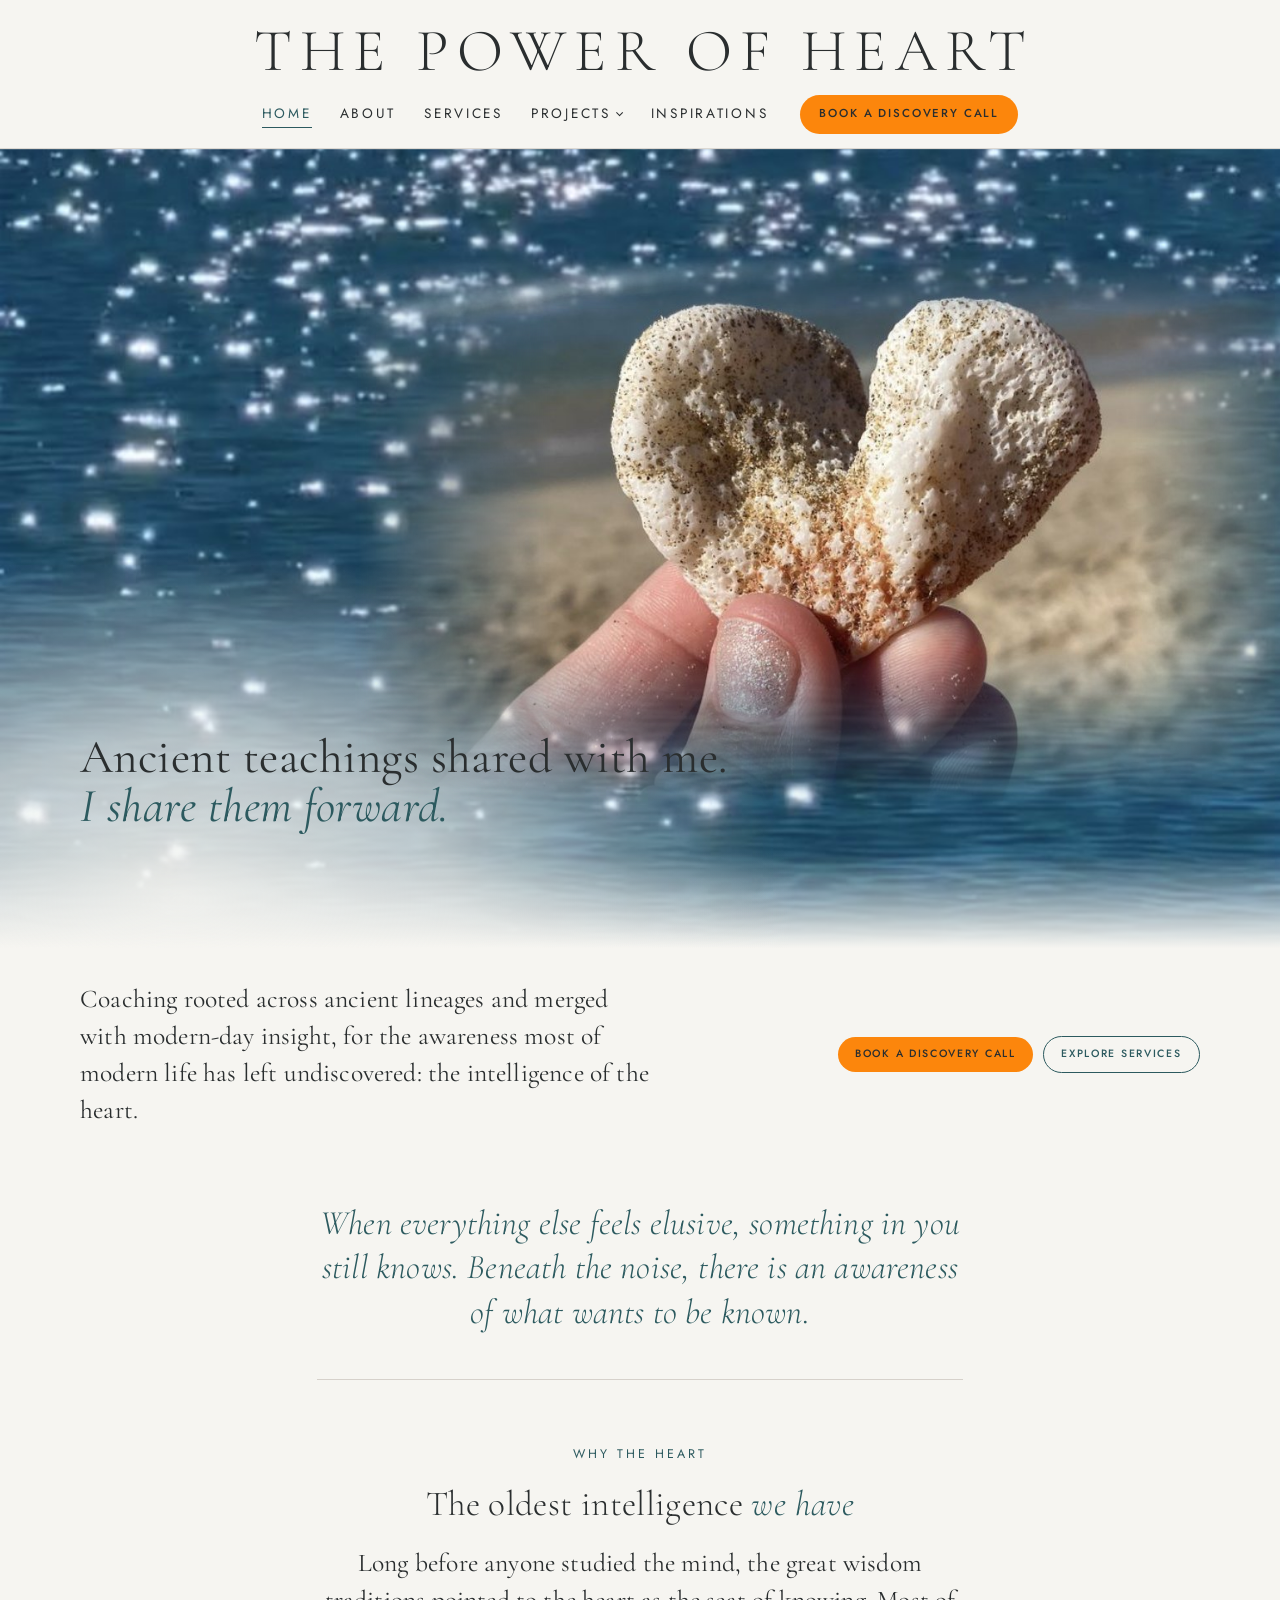
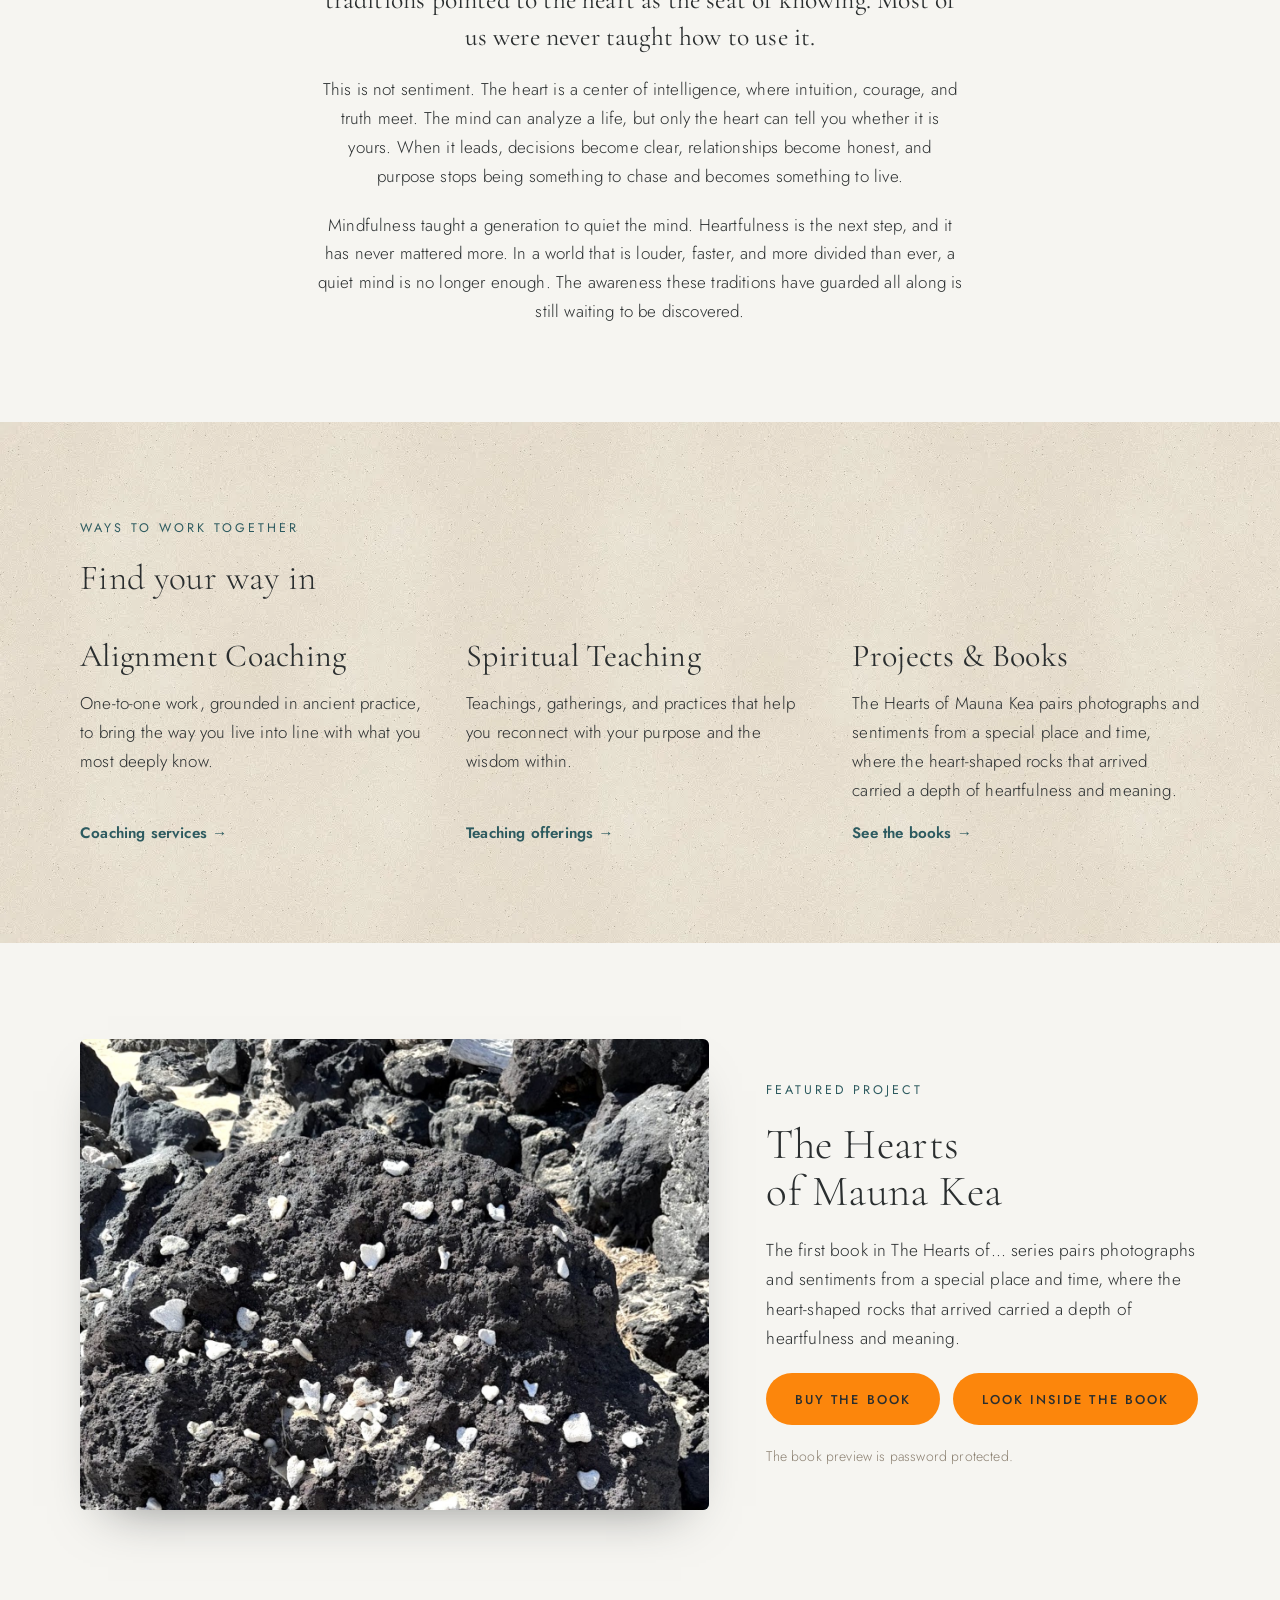
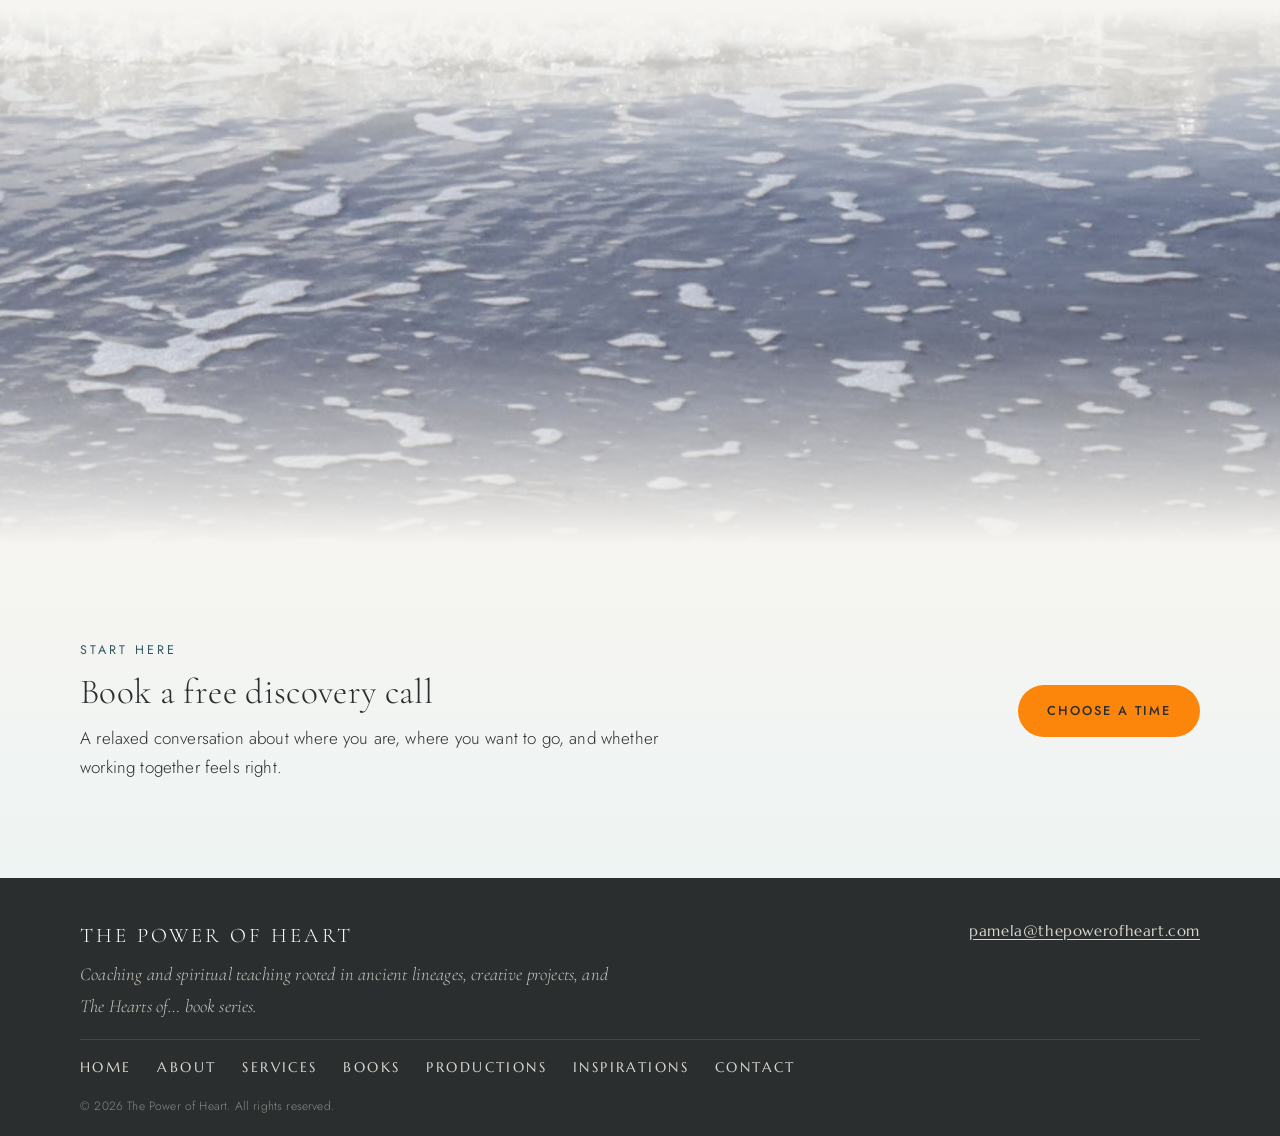
<file: index.html>
<!doctype html>
<html lang="en">
<head>
<meta charset="utf-8">
<meta name="viewport" content="width=device-width, initial-scale=1, viewport-fit=cover">
<title>The Power of Heart | Alignment Coaching &amp; Spiritual Teaching</title>
<meta name="description" content="Alignment coaching and spiritual teaching rooted in ancient lineages of yoga, meditation, and Buddhism. Home of The Hearts of Mauna Kea book.">
<link rel="canonical" href="https://www.thepowerofheart.com/">
<meta name="robots" content="index, follow">
<meta property="og:type" content="website">
<meta property="og:site_name" content="The Power of Heart">
<meta property="og:title" content="The Power of Heart | Alignment Coaching &amp; Spiritual Teaching">
<meta property="og:description" content="Alignment coaching and spiritual teaching rooted in ancient lineages of yoga, meditation, and Buddhism. Home of The Hearts of Mauna Kea book.">
<meta property="og:url" content="https://www.thepowerofheart.com/">
<meta property="og:image" content="https://www.thepowerofheart.com/images/share-image.jpg">
<meta name="twitter:card" content="summary_large_image">
<meta name="claude:viewport-fit-sides" content="cover">
<link rel="preconnect" href="https://fonts.googleapis.com">
<link rel="preconnect" href="https://fonts.gstatic.com" crossorigin>
<link rel="stylesheet" href="https://fonts.googleapis.com/css2?family=Cormorant+Garamond:ital,wght@0,300;0,400;0,500;0,600;1,300;1,400&family=Jost:wght@300;400;500&family=Marcellus&display=swap">
<link rel="stylesheet" href="styles.css?v=f67de44a">
<script type="application/ld+json">
{
  "@context": "https://schema.org",
  "@type": "ProfessionalService",
  "name": "The Power of Heart",
  "url": "https://www.thepowerofheart.com/",
  "email": "pamela@thepowerofheart.com",
  "image": "https://www.thepowerofheart.com/images/share-image.jpg",
  "description": "Heart-focused alignment coaching and spiritual teaching for individual clients, plus creative projects and The Hearts of… book series.",
  "areaServed": "Worldwide",
  "founder": {
    "@type": "Person",
    "name": "Pamela"
  }
}
</script>
</head>
<body>
<header id="site-header">
  <div class="bar">
    <a class="brand" href="index.html">The Power of Heart</a>
    <!-- MENU START: edit the menu here, then copy this block to every page -->
    <nav id="site-menu" aria-label="Main">
      <ul>
      <li><a href="index.html" aria-current="page">Home</a></li>
      <li><a href="about.html">About</a></li>
      <li><a href="services.html">Services</a></li>
      <li class="has-sub"><details><summary>Projects</summary><ul class="sub"><li><a href="books.html">Books</a></li><li><a href="productions.html">Productions</a></li></ul></details></li>
      <li><a href="inspirations.html">Inspirations</a></li>
      </ul>
      <a class="btn btn-small" href="https://calendly.com/pamela-thepowerofheart/30min" target="_blank" rel="noopener">Book a discovery call</a>
    </nav>
    <!-- MENU END -->
  </div>
</header>
<main>
<section class="hero hero-photo" style="--photo: url('images/ocean-sparkle.jpg')">
  <div class="wrap hero-grid">
    <div class="hero-text stack-lg">
      <h1>Ancient teachings shared with me.<br><em>I share them forward.</em></h1>
    </div>
    <a class="hero-cover" href="books.html" aria-label="The Hearts of Mauna Kea book">
      <div class="photo "><img src="images/coral-heart-in-hand.jpg" alt="The Hearts of Mauna Kea: a heart-shaped piece of coral held on a sandy beach" width="1168" height="800" decoding="async"></div>
    </a>
  </div>
</section>
<div class="hero-after">
  <div class="wrap">
    <p class="lede">Coaching rooted across ancient lineages and merged with modern-day insight, for the awareness most of modern life has left undiscovered: the intelligence of the heart.</p>
    <div class="actions">
      <a class="btn" href="https://calendly.com/pamela-thepowerofheart/30min" target="_blank" rel="noopener">Book a discovery call</a>
      <a class="btn btn-ghost" href="services.html">Explore services</a>
    </div>
  </div>
</div>

<section class="section heartfulness" id="heartfulness">
  <div class="wrap stack-lg">
    <div class="stack measure">
      <p class="thread-line">When everything else feels elusive, something in you still knows. Beneath the noise, there is an awareness of what wants to be known.</p>
      <p class="eyebrow">Why the heart</p>
      <h2>The oldest intelligence <em>we have</em></h2>
      <p class="lede">Long before anyone studied the mind, the great wisdom traditions pointed to the heart as the seat of knowing. Most of us were never taught how to use it.</p>
      <p>This is not sentiment. The heart is a center of intelligence, where intuition, courage, and truth meet. The mind can analyze a life, but only the heart can tell you whether it is yours. When it leads, decisions become clear, relationships become honest, and purpose stops being something to chase and becomes something to live.</p>
      <p>Mindfulness taught a generation to quiet the mind. Heartfulness is the next step, and it has never mattered more. In a world that is louder, faster, and more divided than ever, a quiet mind is no longer enough. The awareness these traditions have guarded all along is still waiting to be discovered.</p>
    </div>
  </div>
</section>

<section class="section section-sand">
  <div class="wrap stack-lg">
    <div class="stack measure">
      <p class="eyebrow">Ways to work together</p>
      <h2>Find your way in</h2>
    </div>
    <div class="paths">
      <article class="path">
        <h3>Alignment Coaching</h3>
        <p>One-to-one work, grounded in ancient practice, to bring the way you live into line with what you most deeply know.</p>
        <a class="more" href="services.html">Coaching services</a>
      </article>
      <article class="path">
        <h3>Spiritual Teaching</h3>
        <p>Teachings, gatherings, and practices that help you reconnect with your purpose and the wisdom within.</p>
        <a class="more" href="services.html">Teaching offerings</a>
      </article>
      <article class="path">
        <h3>Projects &amp; Books</h3>
        <p>The Hearts of Mauna Kea pairs photographs and sentiments from a special place and time, where the heart-shaped rocks that arrived carried a depth of heartfulness and meaning.</p>
        <a class="more" href="books.html">See the books</a>
      </article>
    </div>
  </div>
</section>
<section class="section" id="home-rocks">
  <div class="wrap split">
    <div class="photo wide"><img src="images/coral-heart-rocks-on-lava.jpg" alt="White coral hearts resting on black lava rock" width="1446" height="1356" decoding="async"></div>
    <div class="stack">
      <p class="eyebrow">Featured project</p>
      <h2>The Hearts of Mauna Kea</h2>
      <p>The first book in The Hearts of… series pairs photographs and sentiments from a special place and time, where the heart-shaped rocks that arrived carried a depth of heartfulness and meaning.</p>
      <div class="actions">
        <a class="btn" href="#request-book">Buy the book</a>
        <a class="btn" href="book-preview.html">Look inside the book</a>
      </div>
      <p class="secure-note">The book preview is password protected.</p>
    </div>
  </div>
</section>
<figure class="band" style="--photo: url('images/sea-foam.jpg')">
</figure>
<section class="section section-tide">
  <div class="wrap cta">
    <div>
      <p class="eyebrow">Start here</p>
      <h2>Book a free discovery call</h2>
      <p>A relaxed conversation about where you are, where you want to go, and whether working together feels right.</p>
    </div>
    <a class="btn" href="https://calendly.com/pamela-thepowerofheart/30min" target="_blank" rel="noopener">Choose a time</a>
  </div>
</section>
</main>
<div class="modal" id="request-book" role="dialog" aria-modal="true" aria-labelledby="request-book-title">
  <a class="modal-backdrop" href="#_" aria-label="Close"></a>
  <div class="modal-card">
    <a class="modal-close" href="#_" aria-label="Close">&times;</a>
    <p class="eyebrow">The Hearts of Mauna Kea</p>
    <h2 id="request-book-title">Request a copy</h2>
    <p class="modal-note">The first edition has sold out. Leave your details and I will be in touch as soon as more copies are available.</p>
    <form class="request-form" action="https://formsubmit.co/pamela@thepowerofheart.com" method="POST">
      <input type="hidden" name="_subject" value="Book request: The Hearts of Mauna Kea">
      <input type="hidden" name="_template" value="table">
      <input type="hidden" name="Book" value="The Hearts of Mauna Kea">
      <input type="text" name="_honey" class="hp" tabindex="-1" autocomplete="off" aria-hidden="true">
      <div class="form-row">
        <label>Name<input type="text" name="name" autocomplete="name" required></label>
        <label>Email<input type="email" name="email" autocomplete="email" required></label>
      </div>
      <label class="copies">Copies<input type="number" name="copies" min="1" value="1" inputmode="numeric"></label>
      <label><span>Message <span class="muted">(optional)</span></span><textarea name="message" rows="3"></textarea></label>
      <button class="btn" type="submit">Send request</button>
    </form>
  </div>
</div>

<footer id="site-footer">
  <div class="footer-inner">
    <div>
      <p class="footer-name">The Power of Heart</p>
      <p class="footer-tag">Coaching and spiritual teaching rooted in ancient lineages, creative projects, and The Hearts of… book series.</p>
    </div>
    <nav class="footer-links" aria-label="Footer">
      <a href="index.html">Home</a>
      <a href="about.html">About</a>
      <a href="services.html">Services</a>
      <a href="books.html">Books</a>
      <a href="productions.html">Productions</a>
      <a href="inspirations.html">Inspirations</a>
      <a href="contact.html">Contact</a>
    </nav>
    <div class="footer-contact">
      <p><a href="mailto:pamela@thepowerofheart.com" style="color:inherit">pamela@thepowerofheart.com</a></p>
      <p class="footer-social"><!-- Add social links, e.g. <a href="https://instagram.com/yourname">Instagram</a> --></p>
    </div>
  </div>
  <p class="footer-copy">© 2026 The Power of Heart. All rights reserved.</p>
</footer>
</body>
</html>
</file>
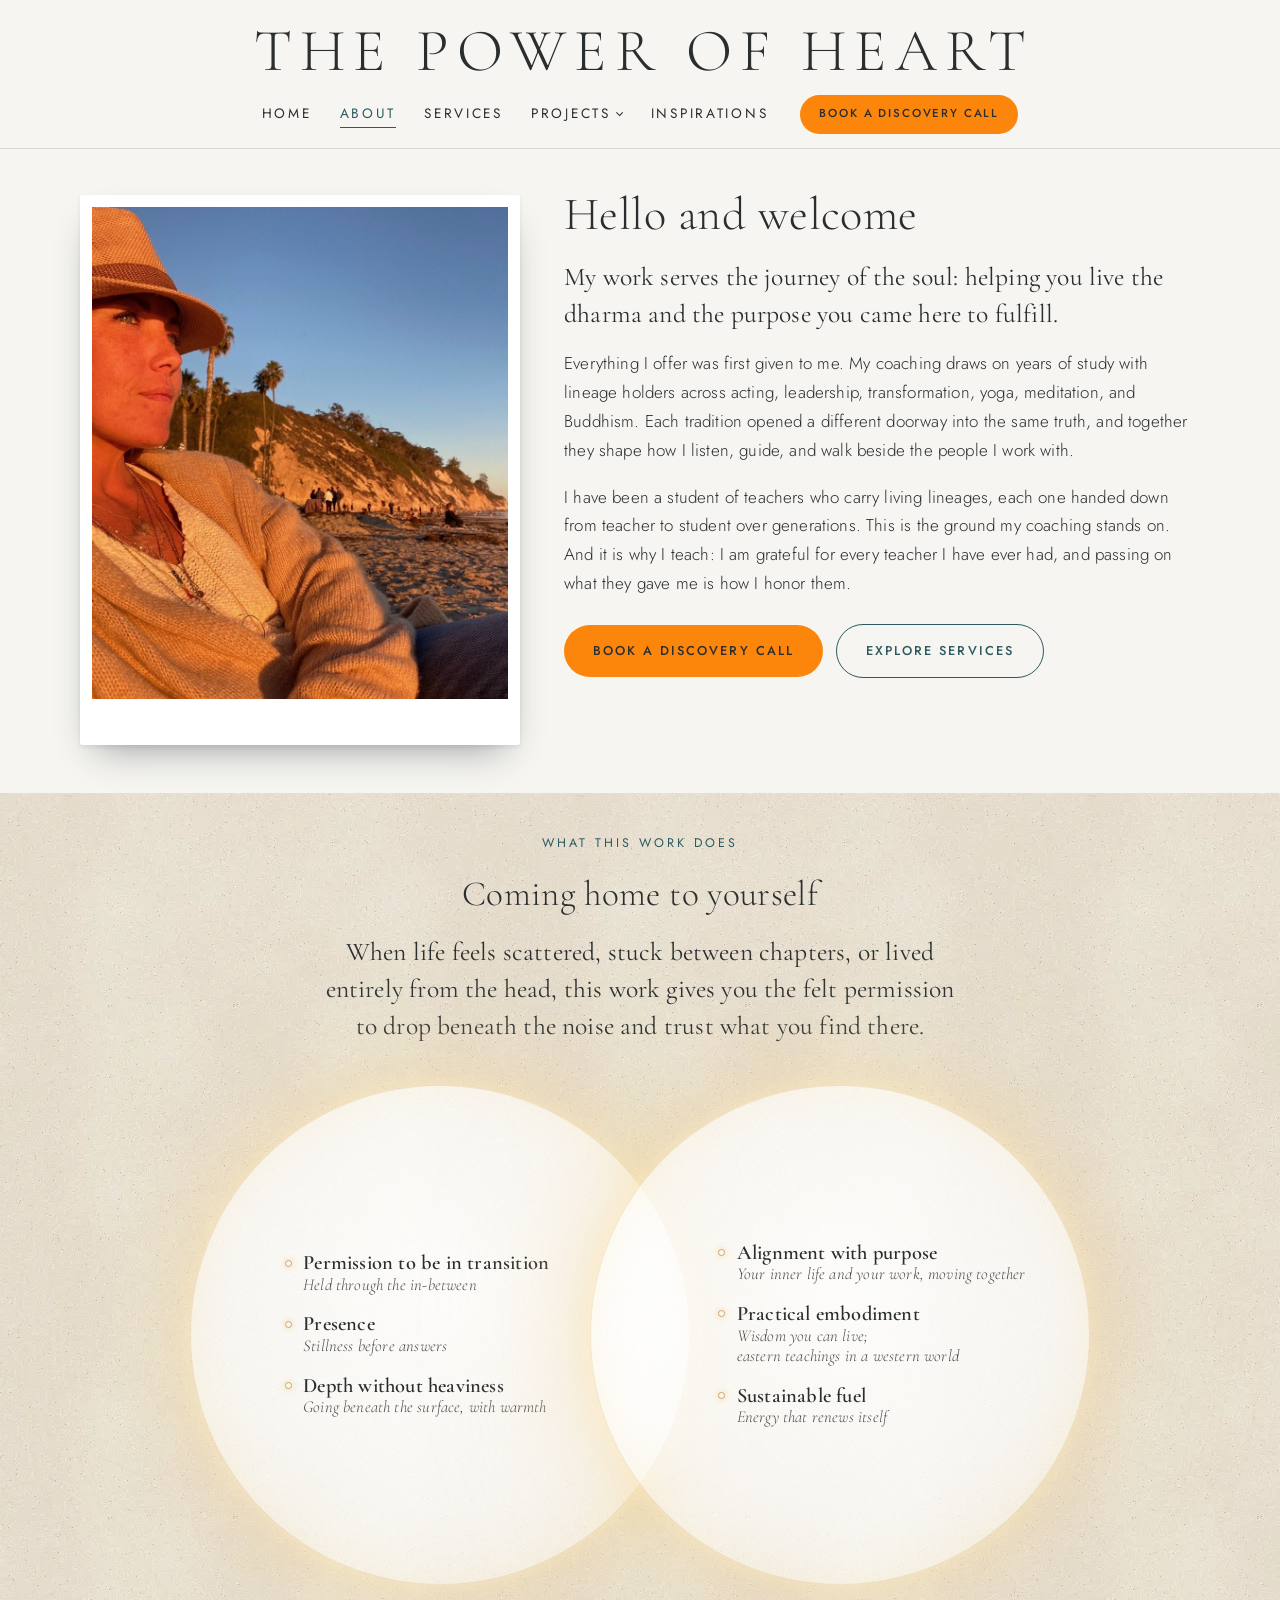
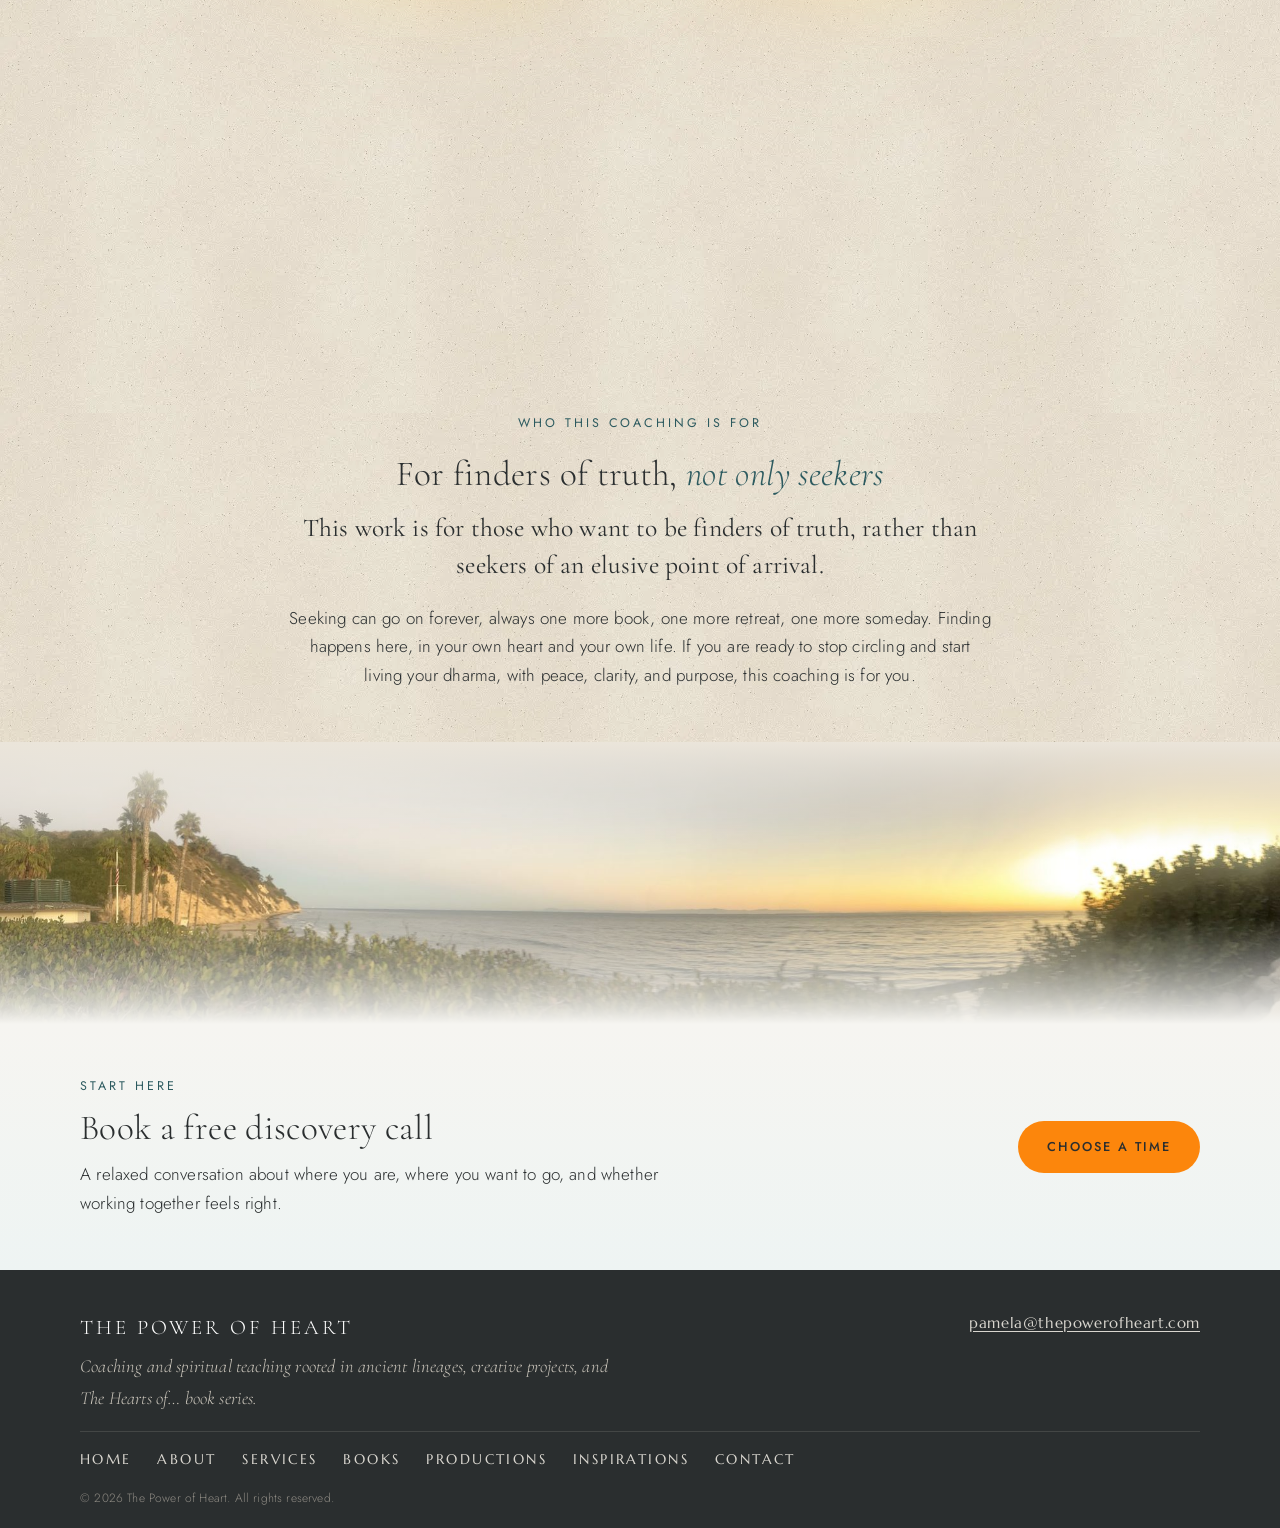
<file: about.html>
<!doctype html>
<html lang="en">
<head>
<meta charset="utf-8">
<meta name="viewport" content="width=device-width, initial-scale=1, viewport-fit=cover">
<title>About Pamela | The Power of Heart</title>
<meta name="description" content="Meet Pamela: alignment coach drawing on leadership training, Women&#x27;s Energetics, 1,000+ hours of yoga certification, and the Meisner Technique.">
<link rel="canonical" href="https://www.thepowerofheart.com/about.html">
<meta name="robots" content="index, follow">
<meta property="og:type" content="website">
<meta property="og:site_name" content="The Power of Heart">
<meta property="og:title" content="About Pamela | The Power of Heart">
<meta property="og:description" content="Meet Pamela: alignment coach drawing on leadership training, Women&#x27;s Energetics, 1,000+ hours of yoga certification, and the Meisner Technique.">
<meta property="og:url" content="https://www.thepowerofheart.com/about.html">
<meta property="og:image" content="https://www.thepowerofheart.com/images/share-image.jpg">
<meta name="twitter:card" content="summary_large_image">
<meta name="claude:viewport-fit-sides" content="cover">
<link rel="preconnect" href="https://fonts.googleapis.com">
<link rel="preconnect" href="https://fonts.gstatic.com" crossorigin>
<link rel="stylesheet" href="https://fonts.googleapis.com/css2?family=Cormorant+Garamond:ital,wght@0,300;0,400;0,500;0,600;1,300;1,400&family=Jost:wght@300;400;500&family=Marcellus&display=swap">
<link rel="stylesheet" href="styles.css?v=f67de44a">
</head>
<body>
<header id="site-header">
  <div class="bar">
    <a class="brand" href="index.html">The Power of Heart</a>
    <!-- MENU START: edit the menu here, then copy this block to every page -->
    <nav id="site-menu" aria-label="Main">
      <ul>
      <li><a href="index.html">Home</a></li>
      <li><a href="about.html" aria-current="page">About</a></li>
      <li><a href="services.html">Services</a></li>
      <li class="has-sub"><details><summary>Projects</summary><ul class="sub"><li><a href="books.html">Books</a></li><li><a href="productions.html">Productions</a></li></ul></details></li>
      <li><a href="inspirations.html">Inspirations</a></li>
      </ul>
      <a class="btn btn-small" href="https://calendly.com/pamela-thepowerofheart/30min" target="_blank" rel="noopener">Book a discovery call</a>
    </nav>
    <!-- MENU END -->
  </div>
</header>
<main>
<section class="page-hero about-hero">
  <div class="wrap">
    <div class="photo "><img src="images/pamela-sunset-beach.jpg" alt="Pamela in a woven hat, looking out to sea in golden evening light at Hendry's Beach" width="880" height="1100" decoding="async"></div>
    <div class="about-intro">
      <h1>Hello and welcome</h1>
      <p class="lede">My work serves the journey of the soul: helping you live the dharma and the purpose you came here to fulfill.</p>
      <p>Everything I offer was first given to me. My coaching draws on years of study with lineage holders across acting, leadership, transformation, yoga, meditation, and Buddhism. Each tradition opened a different doorway into the same truth, and together they shape how I listen, guide, and walk beside the people I work with.</p>
      <p>I have been a student of teachers who carry living lineages, each one handed down from teacher to student over generations. This is the ground my coaching stands on. And it is why I teach: I am grateful for every teacher I have ever had, and passing on what they gave me is how I honor them.</p>
      <div class="actions">
        <a class="btn" href="https://calendly.com/pamela-thepowerofheart/30min" target="_blank" rel="noopener">Book a discovery call</a>
        <a class="btn btn-ghost" href="services.html">Explore services</a>
      </div>
    </div>
  </div>
</section>
<section class="section section-sand" id="what-this-work-does">
  <div class="wrap stack-lg">
    <div class="stack measure">
      <p class="eyebrow">What this work does</p>
      <h2>Coming home to yourself</h2>
      <p class="lede">When life feels scattered, stuck between chapters, or lived entirely from the head, this work gives you the felt permission to drop beneath the noise and trust what you find there.</p>
    </div>
    <div class="orbs" aria-label="What this work brings">
      <div class="orb">
        <ul>
          <li><span class="t">Permission to be in transition</span><span class="d">Held through the in&#8209;between</span></li>
          <li><span class="t">Presence</span><span class="d">Stillness before answers</span></li>
          <li><span class="t">Depth without heaviness</span><span class="d">Going beneath the surface, with warmth</span></li>
        </ul>
      </div>
      <div class="orb">
        <ul>
          <li><span class="t">Alignment with purpose</span><span class="d">Your inner life and your work, moving together</span></li>
          <li><span class="t">Practical embodiment</span><span class="d">Wisdom you can live;<br>eastern teachings in a western world</span></li>
          <li><span class="t">Sustainable fuel</span><span class="d">Energy that renews itself</span></li>
        </ul>
      </div>
    </div>
  </div>
</section>
<section class="section section-sand">
  <div class="wrap quote">
    <p class="eyebrow">My commitment</p>
    <p class="q">These are not my teachings. I have received the empowerments to teach, and my part is to share what has been shared with me.</p>
    <p>I hold that as a responsibility and a gift. What my teachers passed to me was never meant to stop with me. It is meant to move through me, person to person and heart to heart, in service of your highest and most aligned path.</p>
    <p>To that end, my work is simple: to empower, to align, and to create connections that elevate.</p>
  </div>
</section>
<section class="section section-sand">
  <div class="wrap split">
    <div class="stack">
      <p class="eyebrow">Who this coaching is for</p>
      <h2>For finders of truth, <em>not only seekers</em></h2>
    </div>
    <div class="stack">
      <p class="lede">This work is for those who want to be finders of truth, rather than seekers of an elusive point of arrival.</p>
      <p>Seeking can go on forever, always one more book, one more retreat, one more someday. Finding happens here, in your own heart and your own life. If you are ready to stop circling and start living your dharma, with peace, clarity, and purpose, this coaching is for you.</p>
    </div>
  </div>
</section>
<figure class="band" style="--photo: url('images/hendrys-beach.jpg')">
</figure>

<section class="section section-tide">
  <div class="wrap cta">
    <div>
      <p class="eyebrow">Start here</p>
      <h2>Book a free discovery call</h2>
      <p>A relaxed conversation about where you are, where you want to go, and whether working together feels right.</p>
    </div>
    <a class="btn" href="https://calendly.com/pamela-thepowerofheart/30min" target="_blank" rel="noopener">Choose a time</a>
  </div>
</section>
</main>


<footer id="site-footer">
  <div class="footer-inner">
    <div>
      <p class="footer-name">The Power of Heart</p>
      <p class="footer-tag">Coaching and spiritual teaching rooted in ancient lineages, creative projects, and The Hearts of… book series.</p>
    </div>
    <nav class="footer-links" aria-label="Footer">
      <a href="index.html">Home</a>
      <a href="about.html">About</a>
      <a href="services.html">Services</a>
      <a href="books.html">Books</a>
      <a href="productions.html">Productions</a>
      <a href="inspirations.html">Inspirations</a>
      <a href="contact.html">Contact</a>
    </nav>
    <div class="footer-contact">
      <p><a href="mailto:pamela@thepowerofheart.com" style="color:inherit">pamela@thepowerofheart.com</a></p>
      <p class="footer-social"><!-- Add social links, e.g. <a href="https://instagram.com/yourname">Instagram</a> --></p>
    </div>
  </div>
  <p class="footer-copy">© 2026 The Power of Heart. All rights reserved.</p>
</footer>
</body>
</html>
</file>
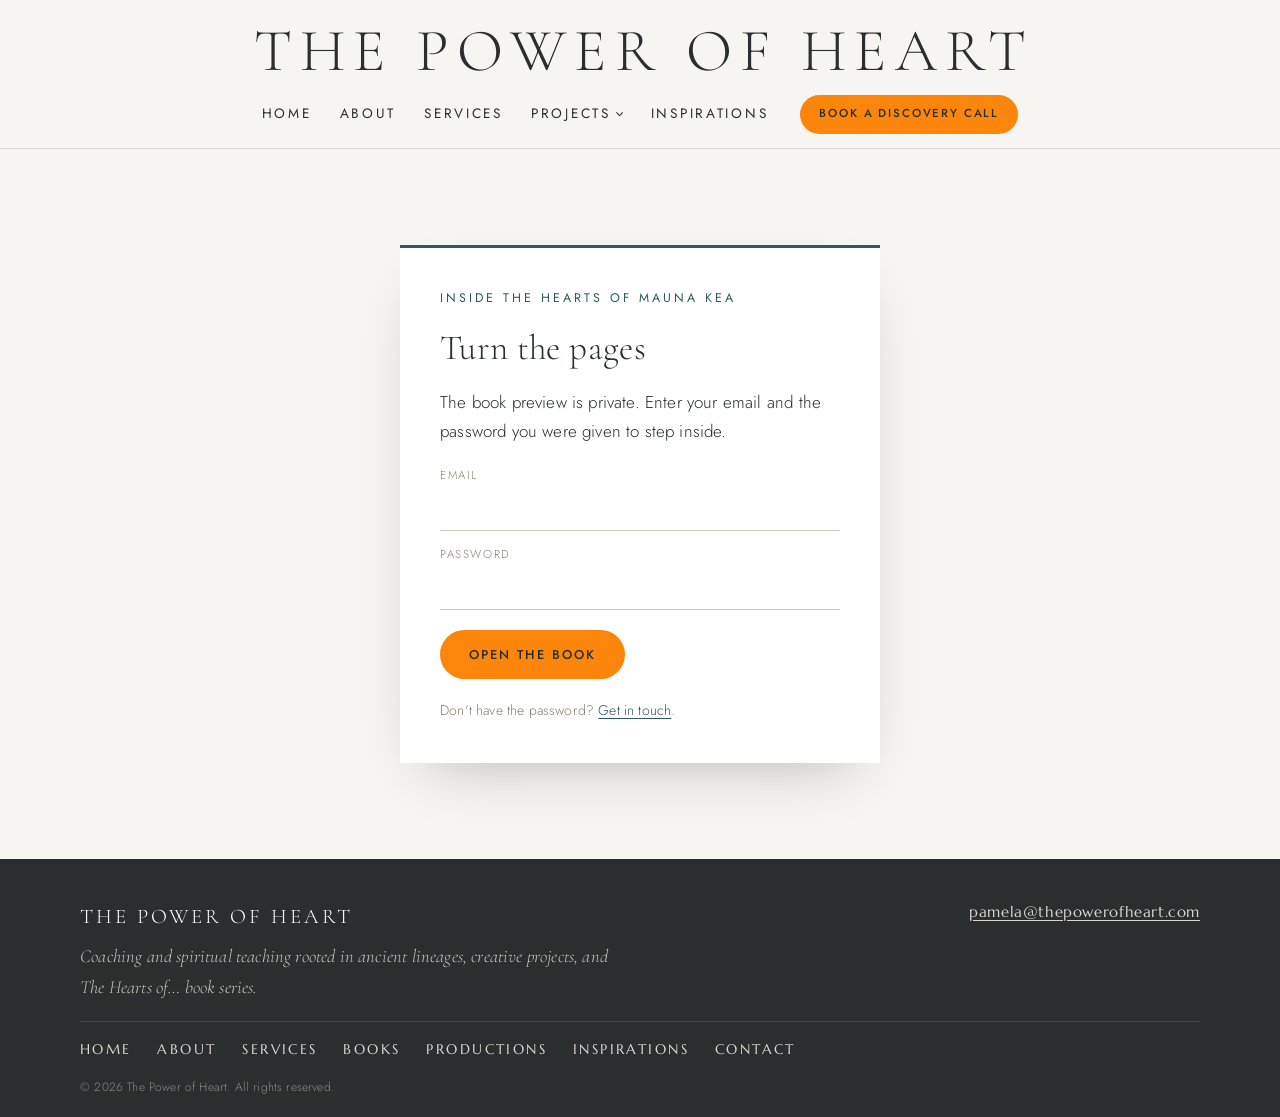
<file: book-login.html>
<!doctype html>
<html lang="en">
<head>
<meta charset="utf-8">
<meta name="viewport" content="width=device-width, initial-scale=1, viewport-fit=cover">
<title>Book Preview Sign In | The Power of Heart</title>
<meta name="description" content="Sign in to preview The Hearts of Mauna Kea.">
<link rel="canonical" href="https://www.thepowerofheart.com/book-login.html">
<meta name="robots" content="noindex, nofollow">
<meta property="og:type" content="website">
<meta property="og:site_name" content="The Power of Heart">
<meta property="og:title" content="Book Preview Sign In | The Power of Heart">
<meta property="og:description" content="Sign in to preview The Hearts of Mauna Kea.">
<meta property="og:url" content="https://www.thepowerofheart.com/book-login.html">
<meta property="og:image" content="https://www.thepowerofheart.com/images/share-image.jpg">
<meta name="twitter:card" content="summary_large_image">
<meta name="claude:viewport-fit-sides" content="cover">
<link rel="preconnect" href="https://fonts.googleapis.com">
<link rel="preconnect" href="https://fonts.gstatic.com" crossorigin>
<link rel="stylesheet" href="https://fonts.googleapis.com/css2?family=Cormorant+Garamond:ital,wght@0,300;0,400;0,500;0,600;1,300;1,400&family=Jost:wght@300;400;500&family=Marcellus&display=swap">
<link rel="stylesheet" href="styles.css?v=f67de44a">
</head>
<body>
<header id="site-header">
  <div class="bar">
    <a class="brand" href="index.html">The Power of Heart</a>
    <!-- MENU START: edit the menu here, then copy this block to every page -->
    <nav id="site-menu" aria-label="Main">
      <ul>
      <li><a href="index.html">Home</a></li>
      <li><a href="about.html">About</a></li>
      <li><a href="services.html">Services</a></li>
      <li class="has-sub"><details><summary>Projects</summary><ul class="sub"><li><a href="books.html">Books</a></li><li><a href="productions.html">Productions</a></li></ul></details></li>
      <li><a href="inspirations.html">Inspirations</a></li>
      </ul>
      <a class="btn btn-small" href="https://calendly.com/pamela-thepowerofheart/30min" target="_blank" rel="noopener">Book a discovery call</a>
    </nav>
    <!-- MENU END -->
  </div>
</header>
<main>
<section class="section book-login">
  <div class="wrap">
    <div class="login-card stack">
      <p class="eyebrow">Inside The Hearts of Mauna Kea</p>
      <h1>Turn the pages</h1>
      <p>The book preview is private. Enter your email and the password you were given to step inside.</p>
      <!--BOOK_ERROR-->
      <form class="request-form" method="post" action="/book-login">
        <input type="hidden" name="next" value="/book-preview.html">
        <label>Email<input type="email" name="email" autocomplete="email" required></label>
        <label>Password<input type="password" name="password" autocomplete="current-password" required></label>
        <button class="btn" type="submit">Open the book</button>
      </form>
      <p class="secure-note">Don't have the password? <a href="contact.html">Get in touch</a>.</p>
    </div>
  </div>
</section>
</main>


<footer id="site-footer">
  <div class="footer-inner">
    <div>
      <p class="footer-name">The Power of Heart</p>
      <p class="footer-tag">Coaching and spiritual teaching rooted in ancient lineages, creative projects, and The Hearts of… book series.</p>
    </div>
    <nav class="footer-links" aria-label="Footer">
      <a href="index.html">Home</a>
      <a href="about.html">About</a>
      <a href="services.html">Services</a>
      <a href="books.html">Books</a>
      <a href="productions.html">Productions</a>
      <a href="inspirations.html">Inspirations</a>
      <a href="contact.html">Contact</a>
    </nav>
    <div class="footer-contact">
      <p><a href="mailto:pamela@thepowerofheart.com" style="color:inherit">pamela@thepowerofheart.com</a></p>
      <p class="footer-social"><!-- Add social links, e.g. <a href="https://instagram.com/yourname">Instagram</a> --></p>
    </div>
  </div>
  <p class="footer-copy">© 2026 The Power of Heart. All rights reserved.</p>
</footer>
</body>
</html>
</file>
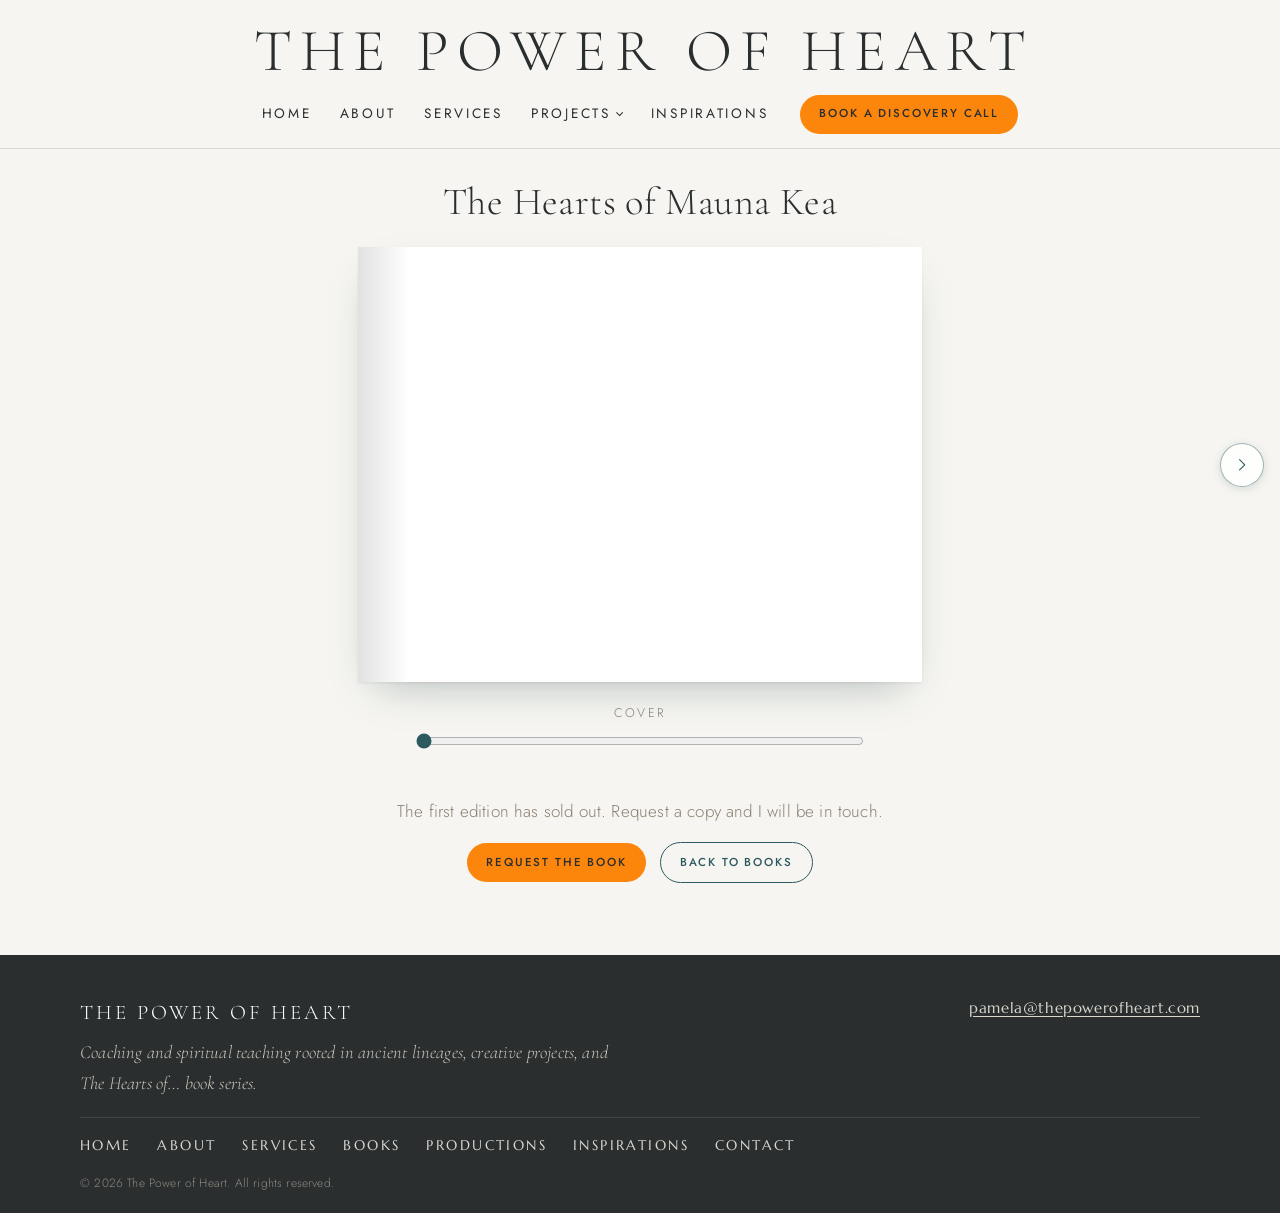
<file: book-preview.html>
<!doctype html>
<html lang="en">
<head>
<meta charset="utf-8">
<meta name="viewport" content="width=device-width, initial-scale=1, viewport-fit=cover">
<title>Book Preview | The Power of Heart</title>
<meta name="description" content="A page-by-page preview of The Hearts of Mauna Kea.">
<link rel="canonical" href="https://www.thepowerofheart.com/book-preview.html">
<meta name="robots" content="noindex, nofollow">
<meta property="og:type" content="website">
<meta property="og:site_name" content="The Power of Heart">
<meta property="og:title" content="Book Preview | The Power of Heart">
<meta property="og:description" content="A page-by-page preview of The Hearts of Mauna Kea.">
<meta property="og:url" content="https://www.thepowerofheart.com/book-preview.html">
<meta property="og:image" content="https://www.thepowerofheart.com/images/share-image.jpg">
<meta name="twitter:card" content="summary_large_image">
<meta name="claude:viewport-fit-sides" content="cover">
<link rel="preconnect" href="https://fonts.googleapis.com">
<link rel="preconnect" href="https://fonts.gstatic.com" crossorigin>
<link rel="stylesheet" href="https://fonts.googleapis.com/css2?family=Cormorant+Garamond:ital,wght@0,300;0,400;0,500;0,600;1,300;1,400&family=Jost:wght@300;400;500&family=Marcellus&display=swap">
<link rel="stylesheet" href="styles.css?v=f67de44a">
</head>
<body>
<header id="site-header">
  <div class="bar">
    <a class="brand" href="index.html">The Power of Heart</a>
    <!-- MENU START: edit the menu here, then copy this block to every page -->
    <nav id="site-menu" aria-label="Main">
      <ul>
      <li><a href="index.html">Home</a></li>
      <li><a href="about.html">About</a></li>
      <li><a href="services.html">Services</a></li>
      <li class="has-sub"><details><summary>Projects</summary><ul class="sub"><li><a href="books.html">Books</a></li><li><a href="productions.html">Productions</a></li></ul></details></li>
      <li><a href="inspirations.html">Inspirations</a></li>
      </ul>
      <a class="btn btn-small" href="https://calendly.com/pamela-thepowerofheart/30min" target="_blank" rel="noopener">Book a discovery call</a>
    </nav>
    <!-- MENU END -->
  </div>
</header>
<main>
<style>.mb-svg .s13{font-family:'Allura', cursive;font-weight:400;font-style:normal;font-size:416.7px;fill:#000000}.mb-svg .s38{font-family:'Cormorant Garamond', Georgia, serif;font-weight:500;font-style:normal;font-size:208.3px;fill:#000000}.mb-svg .s4{font-family:'Cormorant Garamond', Georgia, serif;font-weight:500;font-style:normal;font-size:243.1px;fill:#000000}.mb-svg .s12{font-family:'Cormorant Garamond', Georgia, serif;font-weight:500;font-style:normal;font-size:277.8px;fill:#000000}.mb-svg .s34{font-family:'Cormorant Garamond', Georgia, serif;font-weight:500;font-style:normal;font-size:277.8px;fill:#ffffff}.mb-svg .s20{font-family:'Cormorant Garamond', Georgia, serif;font-weight:500;font-style:normal;font-size:312.5px;fill:#000000}.mb-svg .s22{font-family:'Cormorant Garamond', Georgia, serif;font-weight:500;font-style:normal;font-size:347.2px;fill:#000000}.mb-svg .s15{font-family:'Cormorant Garamond', Georgia, serif;font-weight:500;font-style:normal;font-size:381.9px;fill:#000000}.mb-svg .s17{font-family:'Cormorant Garamond', Georgia, serif;font-weight:500;font-style:normal;font-size:486.1px;fill:#000000}.mb-svg .s31{font-family:'Cormorant Garamond', Georgia, serif;font-weight:500;font-style:normal;font-size:555.6px;fill:#000000}.mb-svg .s36{font-family:'Cormorant Garamond', Georgia, serif;font-weight:500;font-style:normal;font-size:729.2px;fill:#000000}.mb-svg .s37{font-family:'Cormorant Garamond', Georgia, serif;font-weight:500;font-style:normal;font-size:868.1px;fill:#000000}.mb-svg .s33{font-family:'Cormorant Garamond', Georgia, serif;font-weight:500;font-style:normal;font-size:920.1px;fill:#000000}.mb-svg .s27{font-family:'Allura', cursive;font-weight:400;font-style:normal;font-size:416.7px;fill:#000000}.mb-svg .s35{font-family:'Allura', cursive;font-weight:400;font-style:normal;font-size:416.7px;fill:#ffffff}.mb-svg .s6{font-family:'Allura', cursive;font-weight:400;font-style:normal;font-size:555.6px;fill:#000000}.mb-svg .s2{font-family:'Allura', cursive;font-weight:400;font-style:normal;font-size:625px;fill:#ff4d00}.mb-svg .s29{font-family:'Jost', sans-serif;font-weight:400;font-style:normal;font-size:347.2px;fill:#000000}.mb-svg .s41{font-family:'Cormorant SC', Georgia, serif;font-weight:600;font-style:normal;font-size:208.3px;fill:#ffffff}.mb-svg .s7{font-family:'Cormorant SC', Georgia, serif;font-weight:600;font-style:normal;font-size:243.1px;fill:#000000}.mb-svg .s40{font-family:'Cormorant SC', Georgia, serif;font-weight:600;font-style:normal;font-size:277.8px;fill:#ffffff}.mb-svg .s11{font-family:'Cormorant SC', Georgia, serif;font-weight:600;font-style:normal;font-size:381.9px;fill:#000000}.mb-svg .s14{font-family:'Cormorant SC', Georgia, serif;font-weight:600;font-style:normal;font-size:416.7px;fill:#000000}.mb-svg .s25{font-family:'Bodoni Moda', 'Cormorant Garamond', Georgia, serif;font-weight:400;font-style:italic;font-size:625px;fill:#000000}.mb-svg .s8{font-family:'Bodoni Moda', 'Cormorant Garamond', Georgia, serif;font-weight:400;font-style:normal;font-size:156.3px;fill:#000000}.mb-svg .s0{font-family:'Bodoni Moda', 'Cormorant Garamond', Georgia, serif;font-weight:400;font-style:normal;font-size:1562.5px;fill:#ffffff}.mb-svg .s18{font-family:'Bodoni Moda', 'Cormorant Garamond', Georgia, serif;font-weight:400;font-style:normal;font-size:1579.9px;fill:#000000}.mb-svg .s1{font-family:'Bodoni Moda', 'Cormorant Garamond', Georgia, serif;font-weight:400;font-style:normal;font-size:1944.4px;fill:#ffffff}.mb-svg .s39{font-family:'Bodoni Moda', 'Cormorant Garamond', Georgia, serif;font-weight:400;font-style:normal;font-size:277.8px;fill:#000000}.mb-svg .s26{font-family:'Bodoni Moda', 'Cormorant Garamond', Georgia, serif;font-weight:400;font-style:normal;font-size:312.5px;fill:#000000}.mb-svg .s28{font-family:'Bodoni Moda', 'Cormorant Garamond', Georgia, serif;font-weight:400;font-style:normal;font-size:347.2px;fill:#000000}.mb-svg .s24{font-family:'Bodoni Moda', 'Cormorant Garamond', Georgia, serif;font-weight:400;font-style:normal;font-size:381.9px;fill:#000000}.mb-svg .s16{font-family:'Bodoni Moda', 'Cormorant Garamond', Georgia, serif;font-weight:400;font-style:normal;font-size:416.7px;fill:#000000}.mb-svg .s21{font-family:'Bodoni Moda', 'Cormorant Garamond', Georgia, serif;font-weight:400;font-style:normal;font-size:486.1px;fill:#000000}.mb-svg .s32{font-family:'Bodoni Moda', 'Cormorant Garamond', Georgia, serif;font-weight:400;font-style:normal;font-size:520.8px;fill:#000000}.mb-svg .s5{font-family:'Bodoni Moda', 'Cormorant Garamond', Georgia, serif;font-weight:400;font-style:normal;font-size:555.6px;fill:#000000}.mb-svg .s10{font-family:'Bodoni Moda', 'Cormorant Garamond', Georgia, serif;font-weight:400;font-style:normal;font-size:625px;fill:#000000}.mb-svg .s19{font-family:'Bodoni Moda', 'Cormorant Garamond', Georgia, serif;font-weight:400;font-style:normal;font-size:729.2px;fill:#000000}.mb-svg .s30{font-family:'Bodoni Moda', 'Cormorant Garamond', Georgia, serif;font-weight:400;font-style:normal;font-size:868.1px;fill:#000000}.mb-svg .s3{font-family:'Mr Dafoe', cursive;font-weight:400;font-style:normal;font-size:1050px;fill:#000000}.mb-svg .s9{font-family:'Mr Dafoe', cursive;font-weight:400;font-style:normal;font-size:1400px;fill:#000000}.mb-svg .s23{font-family:'Mr Dafoe', cursive;font-weight:400;font-style:normal;font-size:612.5px;fill:#ffffff}</style>
<section class="section reader-section">
  <div class="wrap">
    <div class="reader-head"><h1>The Hearts of Mauna Kea</h1></div>
    <div class="reader" id="reader" style="--ar: 1.2953">
      <div class="reader-stage">
        <div class="reader-book" aria-roledescription="book">
          <div class="reader-page reader-left"></div>
          <div class="reader-page reader-right"></div>
        </div>
        <button class="reader-arrow reader-prev" type="button" aria-label="Previous page"><svg viewBox="0 0 24 24" fill="none" stroke="currentColor" stroke-width="1.5" stroke-linecap="round" stroke-linejoin="round" aria-hidden="true"><path d="M15 5l-7 7 7 7"/></svg></button>
        <button class="reader-arrow reader-next" type="button" aria-label="Next page"><svg viewBox="0 0 24 24" fill="none" stroke="currentColor" stroke-width="1.5" stroke-linecap="round" stroke-linejoin="round" aria-hidden="true"><path d="M9 5l7 7-7 7"/></svg></button>
      </div>
      <p class="reader-count">Cover</p>
      <input class="reader-slider" type="range" min="1" max="160" value="1" aria-label="Go to page">
      <div class="reader-words"></div>
      <p class="reader-live visually-hidden" aria-live="polite"></p>
      <noscript><p class="reader-hint">Please turn on JavaScript to turn the pages.</p></noscript>
    </div>
    <div class="reader-foot">
      <p class="muted">The first edition has sold out. Request a copy and I will be in touch.</p>
      <div class="actions"><a class="btn btn-small" href="#request-book">Request the book</a><a class="btn btn-ghost btn-small" href="books.html">Back to Books</a></div>
    </div>
  </div>
</section>
<script>window.BOOK_PAGES = [{"raw": "<svg class=\"mb-svg\" viewBox=\"0 0 12953 10000\" aria-hidden=\"true\"><g><rect x=\"0\" y=\"0\" width=\"12953\" height=\"10000\" fill=\"white\"><\/rect><g><g transform=\"translate(-199.8, -3831.5)\"><g><g clip-path=\"url(#p0c9)\"><defs><clipPath id=\"p0c9\"><path d=\" M 0,0 L 13387.8,0 L 13387.8,12785.5 L 0,12785.5 L 0,0 Z\"><\/path><\/clipPath><\/defs><g><g><rect width=\"13387.8\" height=\"17850.4\" fill=\"transparent\"><\/rect><image href=\"https://media.mixbook.com/10/photos/2023/1748343361_1400_PxcBokKUQUJmpFFrhopW.jpg\" transform=\"matrix(1 0 0 1 0 0)\" preserveAspectRatio=\"none\" width=\"13387.8\" height=\"17850.4\"><\/image><\/g><\/g><\/g><\/g><\/g><\/g><g><g transform=\"translate(-217.4, 3688.5)\"><g><g><g transform=\"translate(52.1, 52.1)\"><\/g><\/g><\/g><\/g><\/g><g><g transform=\"translate(5875.1, 9032.2)\"><g><g><g transform=\"translate(52.1, 52.1)\"><\/g><\/g><\/g><\/g><\/g><\/g><image href=\"book-preview-text/p000.webp\" width=\"12953\" height=\"10000\"><\/image><\/svg>", "imgs": ["https://media.mixbook.com/10/photos/2023/1748343361_1400_PxcBokKUQUJmpFFrhopW.jpg", "book-preview-text/p000.webp"], "text": "HEARTS OF\nMAUNA KEA\n\nReflections of Love & Gratitude"}, {"html": "<p class=\"eyebrow\">Welcome<\/p>\n<h2>The Hearts of Mauna Kea<\/h2>\n<p class=\"lede\">On the Kohala Coast of Hawai‘i Island stands the Mauna Kea Beach Hotel, the first of Laurance Rockefeller’s resorts, opened in 1965 on the white crescent of Kauna‘oa Bay.<\/p>\n<p>I arrived there in a season of my life when everything was shifting. What followed was a quiet run of serendipity: chance meetings, perfect timing, and heart-shaped stones appearing on the shore as if they had been waiting for me.<\/p>\n<p>This book gathers those moments. Turn the pages with the arrows, a swipe, or a tap on either side.<\/p>"}, {"raw": "<svg class=\"mb-svg\" viewBox=\"0 0 12953 10000\" aria-hidden=\"true\"><g><rect x=\"0\" y=\"0\" width=\"12953\" height=\"10000\" fill=\"white\"><\/rect><g><g transform=\"translate(574.6, 3993.5)\"><g><g><g transform=\"translate(52.1, 52.1)\"><\/g><\/g><\/g><\/g><\/g><\/g><image href=\"book-preview-text/p001.webp\" width=\"12953\" height=\"10000\"><\/image><\/svg>", "imgs": ["book-preview-text/p001.webp"], "text": "From my heart to yours"}, {"raw": "<svg class=\"mb-svg\" viewBox=\"0 0 12953 10000\" aria-hidden=\"true\"><g><rect x=\"0\" y=\"0\" width=\"12953\" height=\"10000\" fill=\"white\"><\/rect><g><g transform=\"translate(907.7, 1528)\"><g><g><g transform=\"translate(52.1, 52.1)\"><\/g><\/g><\/g><\/g><\/g><g><g transform=\"translate(4093.2, 651.3)\"><g><g><g transform=\"translate(52.1, 52.1)\"><\/g><\/g><\/g><\/g><\/g><g><g transform=\"translate(7129.9, 8194.9)\"><g><g><g transform=\"translate(52.1, 52.1)\"><\/g><\/g><\/g><\/g><\/g><g><g transform=\"translate(6357.3, 1528)\"><g><g><g transform=\"translate(52.1, 52.1)\"><\/g><\/g><\/g><\/g><\/g><\/g><image href=\"book-preview-text/p002.webp\" width=\"12953\" height=\"10000\"><\/image><\/svg>", "imgs": ["book-preview-text/p002.webp"], "text": "Introduction\n\nWhen you come to Mauna Kea Hotel, located within Mauna Kea Resort, you feel and recognize that you are in an extraordinary place. And it is—it’s a place that offers tremendous gifts, treasures and connections that last a lifetime.\n\nThe experiences you have here, and the people you meet and share time with, will always hold a special place in your heart.\n\nThis book is a collection of quotations, poems and reflections of the heart wisdom that found me while I was at Mauna Kea Beach Hotel, at a crossroads in my life.\n\nWhile these sentiments are personal to my experience here, I know that I am not the only one who has stumbled upon a healing heart’s journey in this magical place.\n\nThe hearts arrived as literal heart gifts that washed onto Kauna'oa Beach as I walked along the shore. White pumice, coral-like heart stones, delivered by the sea.\n\nIn only a few weeks, 127 heart shaped stones had washed across my path.\n\nEach one that came spurred my heart into a deep reflection that helped propel me further on my path towards and with commitment to the discovery and realization of unconditional, soul-purpose love and self-actualization.\n\nI share quotes from artists and teachers whose names you may recognize, like Buddha, Rumi, Pele, Dave Matthews, and others. My intent is to share the timeless, ageless, common thread that’s woven through all their words and ideas, which is the essence of Love.\n\nLove has been the only thing in life that has truly ever interested me. The many expressions of it, depths of it, and how it shines through the various roles, relationships and phases of our lives.\n\nThis book is dedicated to everyone who loves Mauna Kea Beach Hotel & Resort and the special moments you experience here.\n\nWith heart, Pamela"}, {"raw": "<svg class=\"mb-svg\" viewBox=\"0 0 12953 10000\" aria-hidden=\"true\"><g><rect x=\"0\" y=\"0\" width=\"12953\" height=\"10000\" fill=\"white\"><\/rect><g><g transform=\"translate(397.3, 441.4)\"><g><g clip-path=\"url(#p3c9)\"><defs><clipPath id=\"p3c9\"><path d=\" M 0,0 L 12158.3,0 L 12158.3,9117.1 L 0,9117.1 L 0,0 Z\"><\/path><\/clipPath><\/defs><g><g><rect width=\"12158.3\" height=\"9799.3\" fill=\"transparent\"><\/rect><image href=\"https://media.mixbook.com/45/photos/2021/1378626972_1400_69ZwoIaL7VSJp1RmgbFA.jpg\" transform=\"matrix(1 0 0 1 0 -341.1)\" preserveAspectRatio=\"none\" width=\"12158.3\" height=\"9799.3\"><\/image><\/g><\/g><\/g><\/g><\/g><\/g><\/g><\/svg>", "imgs": ["https://media.mixbook.com/45/photos/2021/1378626972_1400_69ZwoIaL7VSJp1RmgbFA.jpg"], "text": ""}, {"raw": "<svg class=\"mb-svg\" viewBox=\"0 0 12953 10000\" aria-hidden=\"true\"><g><rect x=\"0\" y=\"0\" width=\"12953\" height=\"10000\" fill=\"white\"><\/rect><g><g transform=\"translate(1363, 1970.6)\"><g><g><g transform=\"translate(52.1, 52.1)\"><\/g><\/g><\/g><\/g><\/g><g><g transform=\"translate(2863.6, 859)\"><g><g><g transform=\"translate(52.1, 52.1)\"><\/g><\/g><\/g><\/g><\/g><\/g><image href=\"book-preview-text/p004.webp\" width=\"12953\" height=\"10000\"><\/image><\/svg>", "imgs": ["book-preview-text/p004.webp"], "text": "A Place of Connection\n\nA friend of mine at who protects and watches over Kauna'oa Bay, told me that when Laurance Rockefeller flew over the big island of Hawaii in search of a site to develop, he\nwas drawn to this special natural inlet because he saw light and illumination coming from the shore.\n\nHe built this resort before it made sense to anyone else. There was no road from the airport along the Kona Coast at that time, and it was not easy to reach the location. But he made his choice from a knowledge and intuition he had within himself, a recognition of the purity and uniqueness of the place that set it apart.\n\nWhen they developed the land, they paid special attention to the natural lines and energy\nof the land, and built in a style that came to be referred to as 'supportive development.\n\nI see it as an extension of the care and connection that Mauna Kea Resort represents, and\nis part of its legacy of relationship, care and connection.\n\nIt’s no wonder that families, friends, loves, lovers, and individuals have been coming here for decades to marry, celebrate, meet, say goodbye or simply be at Mauna Kea Resort in the presence of true connection, love, care, aloha, and all that is there to discover."}, {"raw": "<svg class=\"mb-svg\" viewBox=\"0 0 12953 10000\" aria-hidden=\"true\"><g><rect x=\"0\" y=\"0\" width=\"12953\" height=\"10000\" fill=\"white\"><\/rect><g><g transform=\"translate(397.3, 441.4)\"><g><g clip-path=\"url(#p5c9)\"><defs><clipPath id=\"p5c9\"><path d=\" M 0,0 L 12158.3,0 L 12158.3,9117.1 L 0,9117.1 L 0,0 Z\"><\/path><\/clipPath><\/defs><g><g><rect width=\"13679\" height=\"9117.1\" fill=\"transparent\"><\/rect><image href=\"https://media.mixbook.com/29/photos/2023/1745577345_1400_2KZH5jsHqdDniemKfgqa.jpg\" transform=\"matrix(1 0 0 1 -760.3 0)\" preserveAspectRatio=\"none\" width=\"13679\" height=\"9117.1\"><\/image><\/g><\/g><\/g><\/g><\/g><\/g><g><g transform=\"translate(7258.9, 9547.8)\"><g><g><g transform=\"translate(52.1, 52.1)\"><\/g><\/g><\/g><\/g><\/g><\/g><image href=\"book-preview-text/p005.webp\" width=\"12953\" height=\"10000\"><\/image><\/svg>", "imgs": ["https://media.mixbook.com/29/photos/2023/1745577345_1400_2KZH5jsHqdDniemKfgqa.jpg", "book-preview-text/p005.webp"], "text": "Photo Credit: Mauna Kea Beach Hotel"}, {"raw": "<svg class=\"mb-svg\" viewBox=\"0 0 12953 10000\" aria-hidden=\"true\"><g><rect x=\"0\" y=\"0\" width=\"12953\" height=\"10000\" fill=\"white\"><\/rect><g><g transform=\"translate(2591.4, 1762.8)\"><g><g><g transform=\"translate(52.1, 52.1)\"><\/g><\/g><\/g><\/g><\/g><\/g><image href=\"book-preview-text/p006.webp\" width=\"12953\" height=\"10000\"><\/image><\/svg>", "imgs": ["book-preview-text/p006.webp"], "text": "How did you come to meet Mauna Kea?"}, {"raw": "<svg class=\"mb-svg\" viewBox=\"0 0 12953 10000\" aria-hidden=\"true\"><g><rect x=\"0\" y=\"0\" width=\"12953\" height=\"10000\" fill=\"white\"><\/rect><g><g transform=\"translate(397.3, 441.4)\"><g><g clip-path=\"url(#p7c9)\"><defs><clipPath id=\"p7c9\"><path d=\" M 0,0 L 12158.3,0 L 12158.3,9117.1 L 0,9117.1 L 0,0 Z\"><\/path><\/clipPath><\/defs><g><g><rect width=\"12158.3\" height=\"9118.7\" fill=\"transparent\"><\/rect><image href=\"https://media.mixbook.com/31/photos/2021/1378627495_1400_7zJm5UWjgQwPk9FXuesq.jpg\" transform=\"matrix(1 0 0 1 0 -0.8)\" preserveAspectRatio=\"none\" width=\"12158.3\" height=\"9118.7\"><\/image><\/g><\/g><\/g><\/g><\/g><\/g><\/g><\/svg>", "imgs": ["https://media.mixbook.com/31/photos/2021/1378627495_1400_7zJm5UWjgQwPk9FXuesq.jpg"], "text": ""}, {"raw": "<svg class=\"mb-svg\" viewBox=\"0 0 12953 10000\" aria-hidden=\"true\"><g><rect x=\"0\" y=\"0\" width=\"12953\" height=\"10000\" fill=\"white\"><\/rect><g><g transform=\"translate(1473.4, 1599.3)\"><g><g><g transform=\"translate(52.1, 52.1)\"><\/g><\/g><\/g><\/g><\/g><g><g transform=\"translate(2222.1, 685.4)\"><g><g><g transform=\"translate(52.1, 52.1)\"><\/g><\/g><\/g><\/g><\/g><\/g><image href=\"book-preview-text/p008.webp\" width=\"12953\" height=\"10000\"><\/image><\/svg>", "imgs": ["book-preview-text/p008.webp"], "text": "My Meeting of Mauna Kea\n\nI was introduced to Mauna Kea Resort in 2017 on my first trip ever to Hawaii while on an acting retreat led by a dear teacher, mentor and friend, Jim Jarrett. He described it as a place of healing and of heart.\n\nHe shared that it should not be thought of as just another nice resort. If you did that, he said, you would miss out on experiencing the essence of the gifts that are offered at this very special place.\n\nHe told me that at the Mauna Kea, I could have the opportunity to learn what Aloha is truly about from those who live and work with intention in their hearts to honor, protect and care for this special destination. Anyone who brings heartful awareness to the Mauna Kea, will have the opportunity to be transformed by the experience of being here. It's no wonder I found myself here at this point in my life.\n\nA time when the life I had planned for myself had fallen apart. Or it was just falling into place in a way I had not expected or intended? My nine-year marriage had ended, and the big island was where we came to transition through the divorce process and into a new life. As a single, full-time parent on the verge of turning forty, my life was full of unknowns, concerns, disappointments and unfulfilled intentions and hopes. Though my heart was heavy, in my heart, I had a hunch the Mauna Kea would play a role in my healing and at this crossroad.\n\nI’ve noticed the Mauna Kea attracts those who, on some level, seek and appreciate depth of purpose in life, and connection with others. Those who have an appreciation of and are driven to find freedom, peace and joy for their soul and in their hearts. The Mauna Kea was very much a pivotal place in my heart's journey."}, {"raw": "<svg class=\"mb-svg\" viewBox=\"0 0 12953 10000\" aria-hidden=\"true\"><g><rect x=\"0\" y=\"0\" width=\"12953\" height=\"10000\" fill=\"white\"><\/rect><g><g transform=\"translate(397.3, 441.4)\"><g><g clip-path=\"url(#p9c9)\"><defs><clipPath id=\"p9c9\"><path d=\" M 0,0 L 12158.3,0 L 12158.3,9117.1 L 0,9117.1 L 0,0 Z\"><\/path><\/clipPath><\/defs><g><g><rect width=\"12158.3\" height=\"16211.1\" fill=\"transparent\"><\/rect><image href=\"https://media.mixbook.com/23/photos/2023/1747926192_1400_c625aJYvbsKyIF4ommiq.jpg\" transform=\"matrix(1 0 0 1 0 0)\" preserveAspectRatio=\"none\" width=\"12158.3\" height=\"16211.1\"><\/image><\/g><\/g><\/g><\/g><\/g><\/g><\/g><\/svg>", "imgs": ["https://media.mixbook.com/23/photos/2023/1747926192_1400_c625aJYvbsKyIF4ommiq.jpg"], "text": ""}, {"raw": "<svg class=\"mb-svg\" viewBox=\"0 0 12953 10000\" aria-hidden=\"true\"><g><rect x=\"0\" y=\"0\" width=\"12953\" height=\"10000\" fill=\"white\"><\/rect><g><g transform=\"translate(857.9, 1301.4)\"><g><g><g transform=\"translate(52.1, 52.1)\"><\/g><\/g><\/g><\/g><\/g><g><g transform=\"translate(6484, 1301.4)\"><g><g><g transform=\"translate(52.1, 52.1)\"><\/g><\/g><\/g><\/g><\/g><g><g transform=\"translate(3828, 430.3)\"><g><g><g transform=\"translate(52.1, 52.1)\"><\/g><\/g><\/g><\/g><\/g><g><g transform=\"translate(857.9, 8846.5)\"><g><g><g transform=\"translate(52.1, 52.1)\"><\/g><\/g><\/g><\/g><\/g><\/g><image href=\"book-preview-text/p010.webp\" width=\"12953\" height=\"10000\"><\/image><\/svg>", "imgs": ["book-preview-text/p010.webp"], "text": "The Perfect Heart\n\nOne heart in particular inspired this book.\n\nWell, one heart stone, and a combination of heartfelt moments that were shared here.\n\nThis heart is one my daughter Talulah found on one of the many visits my children and I took to Mauna Kea Resort while living on island.\n\nWe came to call this one \"the perfect heart\". There was an encounter I experienced at Mauna Kea as well that rocked my world like the eruption of the Maunakea itself.\n\nIn the weeks following the finding of this heart, 127 more white coral heart rocks washed across my path on Mauna Kea beach.\n\nOne by one I gathered them. With each one, I sat and took in the depth of love and connection I felt being on island and from these times at the Mauna Kea.\n\nI reflected on life, love and the ebbs and flows that come in and out of each.\n\nKnowing no rock or shell should be taken off island,*each heart served as an invitation of reflection and each was later released back to the ocean.\n\nThis was a fitting practice for me to go through as I was experiencing life continuing to ask me to let go.\n\nLet go of the expectations I had for myself and for what I had wanted for my life and love.\n\nLet go of the grief, the sadness, the shame, the heaviness, my ego.\n\nI am grateful that the hearts of the Mauna Kea invited me to keep my heart open and receptive, without attachment, like the beach.\n\nEach heart also connected me into my own heart and I noticed, each time, that what was there was a love that flowed like lava and was wanting to burst out.\n\n*Pele is a Hawaiian goddess who is the Island’s matriarch and protector. She is incredibly protective of her lands and children. Legend has it that Pele considers the lava rocks and sand as her children. Therefore, it is in alignment and in good etiquette to respect her by recognizing that the jewels of nature that are there, are to be left there. If anyone “steals” the rocks or sand, Pele will teach them the proper manners through what can be described as hard lessons or a curse to remind people to respect the Mauna and power of the natural energy and gifts of Hawaii."}, {"raw": "<svg class=\"mb-svg\" viewBox=\"0 0 12953 10000\" aria-hidden=\"true\"><g><rect x=\"0\" y=\"0\" width=\"12953\" height=\"10000\" fill=\"white\"><\/rect><g><g transform=\"translate(397.3, 441.4)\"><g><g clip-path=\"url(#p11c9)\"><defs><clipPath id=\"p11c9\"><path d=\" M 0,0 L 12158.3,0 L 12158.3,9117.1 L 0,9117.1 L 0,0 Z\"><\/path><\/clipPath><\/defs><g><g><rect width=\"12158.3\" height=\"16211.1\" fill=\"transparent\"><\/rect><image href=\"https://media.mixbook.com/55/photos/2022/1549631488_1400_OSVjoOmf2IYCQQmwIRvR.jpg\" transform=\"matrix(1 0 0 1 0 -6449.9)\" preserveAspectRatio=\"none\" width=\"12158.3\" height=\"16211.1\"><\/image><\/g><\/g><\/g><\/g><\/g><\/g><\/g><\/svg>", "imgs": ["https://media.mixbook.com/55/photos/2022/1549631488_1400_OSVjoOmf2IYCQQmwIRvR.jpg"], "text": ""}, {"raw": "<svg class=\"mb-svg\" viewBox=\"0 0 12953 10000\" aria-hidden=\"true\"><g><rect x=\"0\" y=\"0\" width=\"12953\" height=\"10000\" fill=\"white\"><\/rect><g><g transform=\"translate(8204.2, 2634.7)\"><g><g><g transform=\"translate(52.1, 52.1)\"><\/g><\/g><\/g><\/g><\/g><g><g transform=\"translate(3000.6, 1342.2)\"><g><g><g transform=\"translate(52.1, 52.1)\"><\/g><\/g><\/g><\/g><\/g><\/g><image href=\"book-preview-text/p012.webp\" width=\"12953\" height=\"10000\"><\/image><\/svg>", "imgs": ["book-preview-text/p012.webp"], "text": "On the night of November 19, 2021 there was a lunar ecIipse of the November Supermoon.\n\nThis marked the longest partial lunar eclipse of a Supermoon since February 18, 1440, and the longest that will be until February 8, 2669. This was also the eve of my 40th birthday.\n\nI sat on the windy beach, alone and looking up at the moon, I asked for a sign. It was the kind of talk you have with yourself and the greater cosmos in the hope that someone and something greater than yourself is listening. A heart to heart, star prayer kind of talk. I asked, what was next in my life? Where do I go from here? What would love look like in my life now? What is my highest path from here forward? I knew I had so much to give.\n\nI sent out a signal, a star wish S.O.S, to have something put on my path to show me the way. I surrendered to what was beyond what I knew and could see...\n\nStar Wish"}, {"raw": "<svg class=\"mb-svg\" viewBox=\"0 0 12953 10000\" aria-hidden=\"true\"><g><rect x=\"0\" y=\"0\" width=\"12953\" height=\"10000\" fill=\"white\"><\/rect><g><g transform=\"translate(669.8, 454)\"><g><g clip-path=\"url(#p13c9)\"><defs><clipPath id=\"p13c9\"><path d=\" M 0,0 L 11613.5,0 L 11613.5,8600 L 0,8600 L 0,0 Z\"><\/path><\/clipPath><\/defs><g><g><rect width=\"11613.5\" height=\"15484.7\" fill=\"transparent\"><\/rect><image href=\"https://media.mixbook.com/92/photos/2022/1549862867_1400_Vh1kHQinT7BTOzWbjMZi.jpg\" transform=\"matrix(1 0 0 1 0 -3442.3)\" preserveAspectRatio=\"none\" width=\"11613.5\" height=\"15484.7\"><\/image><\/g><\/g><\/g><\/g><\/g><\/g><g><g transform=\"translate(355.7, 9142.2)\"><g><g><g transform=\"translate(52.1, 52.1)\"><\/g><\/g><\/g><\/g><\/g><\/g><image href=\"book-preview-text/p013.webp\" width=\"12953\" height=\"10000\"><\/image><\/svg>", "imgs": ["https://media.mixbook.com/92/photos/2022/1549862867_1400_Vh1kHQinT7BTOzWbjMZi.jpg", "book-preview-text/p013.webp"], "text": "The next day when I looked back at this picture, I saw the blue heart reflected in the sky."}, {"raw": "<svg class=\"mb-svg\" viewBox=\"0 0 12953 10000\" aria-hidden=\"true\"><g><rect x=\"0\" y=\"0\" width=\"12953\" height=\"10000\" fill=\"white\"><\/rect><g><g transform=\"translate(428.5, 3418.3)\"><g><g><g transform=\"translate(52.1, 52.1)\"><\/g><\/g><\/g><\/g><\/g><\/g><image href=\"book-preview-text/p014.webp\" width=\"12953\" height=\"10000\"><\/image><\/svg>", "imgs": ["book-preview-text/p014.webp"], "text": "Only from the heart can you truly\ntouch the sky.\n\n-Rumi"}, {"raw": "<svg class=\"mb-svg\" viewBox=\"0 0 12953 10000\" aria-hidden=\"true\"><g><rect x=\"0\" y=\"0\" width=\"12953\" height=\"10000\" fill=\"white\"><\/rect><g><g transform=\"translate(397.3, 441.4)\"><g><g clip-path=\"url(#p15c9)\"><defs><clipPath id=\"p15c9\"><path d=\" M 0,0 L 12158.3,0 L 12158.3,9117.1 L 0,9117.1 L 0,0 Z\"><\/path><\/clipPath><\/defs><g><g><rect width=\"12158.3\" height=\"9118.7\" fill=\"transparent\"><\/rect><image href=\"https://media.mixbook.com/65/photos/2023/1729094143_1400_EA5vGV8oLtfm5qFwq8sq.jpg\" transform=\"matrix(1 0 0 1 0 -0.8)\" preserveAspectRatio=\"none\" width=\"12158.3\" height=\"9118.7\"><\/image><\/g><\/g><\/g><\/g><\/g><\/g><\/g><\/svg>", "imgs": ["https://media.mixbook.com/65/photos/2023/1729094143_1400_EA5vGV8oLtfm5qFwq8sq.jpg"], "text": ""}, {"raw": "<svg class=\"mb-svg\" viewBox=\"0 0 12953 10000\" aria-hidden=\"true\"><g><rect x=\"0\" y=\"0\" width=\"12953\" height=\"10000\" fill=\"white\"><\/rect><g><g transform=\"translate(1698.1, -217.4)\"><g><g clip-path=\"url(#p16c9)\"><defs><clipPath id=\"p16c9\"><path d=\" M 0,0 L 9556.8,0 L 9556.8,10434.8 L 0,10434.8 L 0,0 Z\"><\/path><\/clipPath><\/defs><g><g><rect width=\"9556.8\" height=\"12742.4\" fill=\"transparent\"><\/rect><image href=\"https://media.mixbook.com/07/photos/2023/1745375422_1400_8FjKXRhQfeZxF3nANjPX.jpg\" transform=\"matrix(1 0 0 1 0 0)\" preserveAspectRatio=\"none\" width=\"9556.8\" height=\"12742.4\"><\/image><\/g><\/g><\/g><\/g><\/g><\/g><\/g><\/svg>", "imgs": ["https://media.mixbook.com/07/photos/2023/1745375422_1400_8FjKXRhQfeZxF3nANjPX.jpg"], "text": ""}, {"raw": "<svg class=\"mb-svg\" viewBox=\"0 0 12953 10000\" aria-hidden=\"true\"><g><rect x=\"0\" y=\"0\" width=\"12953\" height=\"10000\" fill=\"white\"><\/rect><g><g transform=\"translate(4594, 1267.5)\"><g><g><g transform=\"translate(52.1, 52.1)\"><\/g><\/g><\/g><\/g><\/g><\/g><image href=\"book-preview-text/p017.webp\" width=\"12953\" height=\"10000\"><\/image><\/svg>", "imgs": ["book-preview-text/p017.webp"], "text": "I woke up the next morning feeling lighter.\n\nThere was a shift inward, into trust and connection with something much greater than my own point of view.\n\nI launched out of bed and dashed from my room for my first cup of birthday coffee.\n\nI sensed from the night before, I had let go and was walking confidently and humbly and with gratitude into the next unknown moment... with no expectation."}, {"raw": "<svg class=\"mb-svg\" viewBox=\"0 0 12953 10000\" aria-hidden=\"true\"><g><rect x=\"0\" y=\"0\" width=\"12953\" height=\"10000\" fill=\"white\"><\/rect><g><g transform=\"translate(7865.3, 6399.1)\"><g><g><g transform=\"translate(52.1, 52.1)\"><\/g><\/g><\/g><\/g><\/g><g><g transform=\"translate(1606.9, -217.4)\"><g><g clip-path=\"url(#p18c9)\"><defs><clipPath id=\"p18c9\"><path d=\" M 0,0 L 9739.1,0 L 9739.1,10434.8 L 0,10434.8 L 0,0 Z\"><\/path><\/clipPath><\/defs><g><g><rect width=\"9739.1\" height=\"12985.5\" fill=\"transparent\"><\/rect><image href=\"https://media.mixbook.com/62/photos/2023/1745374961_1400_kFaJeMIUMWkOhaAxFXau.jpg\" transform=\"matrix(1 0 0 1 0 -1275.4)\" preserveAspectRatio=\"none\" width=\"9739.1\" height=\"12985.5\"><\/image><\/g><\/g><\/g><\/g><\/g><\/g><\/g><image href=\"book-preview-text/p018.webp\" width=\"12953\" height=\"10000\"><\/image><\/svg>", "imgs": ["https://media.mixbook.com/62/photos/2023/1745374961_1400_kFaJeMIUMWkOhaAxFXau.jpg", "book-preview-text/p018.webp"], "text": "`"}, {"raw": "<svg class=\"mb-svg\" viewBox=\"0 0 12953 10000\" aria-hidden=\"true\"><g><rect x=\"0\" y=\"0\" width=\"12953\" height=\"10000\" fill=\"white\"><\/rect><g><g transform=\"translate(709.7, 2077.1)\"><g><g><g transform=\"translate(52.1, 52.1)\"><\/g><\/g><\/g><\/g><\/g><\/g><image href=\"book-preview-text/p019.webp\" width=\"12953\" height=\"10000\"><\/image><\/svg>", "imgs": ["book-preview-text/p019.webp"], "text": "If you want the moon, do not hide at\nnight.\n\nIf you want a rose, do not hide from\nthorns.\n\nIf you want love, do not hide from\nyourself.\n\n- Rumi"}, {"raw": "<svg class=\"mb-svg\" viewBox=\"0 0 12953 10000\" aria-hidden=\"true\"><g><rect x=\"0\" y=\"0\" width=\"12953\" height=\"10000\" fill=\"white\"><\/rect><g><g transform=\"translate(1486.4, 1869.4)\"><g><g><g transform=\"translate(52.1, 52.1)\"><\/g><\/g><\/g><\/g><\/g><g><g transform=\"translate(2143, 705.1)\"><g><g><g transform=\"translate(52.1, 52.1)\"><\/g><\/g><\/g><\/g><\/g><\/g><image href=\"book-preview-text/p020.webp\" width=\"12953\" height=\"10000\"><\/image><\/svg>", "imgs": ["book-preview-text/p020.webp"], "text": "Life Can Change in a Moment\n\nAs I walked down to the beach on a stone laid path, coffee in hand, I felt a quickening of energy coming from behind me.\n\nA force so potent it was physical.\n\nI was moved to step to the side of the path.\n\nI turned to offer space, with curiosity to see what or who it was I had so powerfully sensed approaching. That's when I saw him, someone I had never met but felt like I had always known and recognized immediately.\n\nI managed to utter a 'good morning' or 'hello' as our eyes met and he walked by. The moment had me fully and completely stopped in my tracks.\n\nIt took my breath away.\n\nMy heart has not been the same since. It was in that moment I remembered my star wish from the night before and I was reminded of something I often forget, which is: sometimes the prayers we ask for and answers we seek come in very quickly!\n\nI was standing in one of those moments that can often happen at the Mauna Kea...       a meeting of worlds. Awe striking moments.\n\nThis was a collision of universes."}, {"raw": "<svg class=\"mb-svg\" viewBox=\"0 0 12953 10000\" aria-hidden=\"true\"><g><rect x=\"0\" y=\"0\" width=\"12953\" height=\"10000\" fill=\"white\"><\/rect><g><g transform=\"translate(397.3, 441.4)\"><g><g clip-path=\"url(#p21c9)\"><defs><clipPath id=\"p21c9\"><path d=\" M 0,0 L 12158.3,0 L 12158.3,9117.1 L 0,9117.1 L 0,0 Z\"><\/path><\/clipPath><\/defs><g><g><rect width=\"12158.3\" height=\"16211.1\" fill=\"transparent\"><\/rect><image href=\"https://media.mixbook.com/94/photos/2023/1745374919_1400_46dmM1IrC1OPB8UfKdlZ.jpg\" transform=\"matrix(1 0 0 1 0 -3304)\" preserveAspectRatio=\"none\" width=\"12158.3\" height=\"16211.1\"><\/image><\/g><\/g><\/g><\/g><\/g><\/g><\/g><\/svg>", "imgs": ["https://media.mixbook.com/94/photos/2023/1745374919_1400_46dmM1IrC1OPB8UfKdlZ.jpg"], "text": ""}, {"raw": "<svg class=\"mb-svg\" viewBox=\"0 0 12953 10000\" aria-hidden=\"true\"><g><rect x=\"0\" y=\"0\" width=\"12953\" height=\"10000\" fill=\"white\"><\/rect><g><g transform=\"translate(371.4, 389.6)\"><g><g clip-path=\"url(#p22c9)\"><defs><clipPath id=\"p22c9\"><path d=\" M 0,0 L 12158.3,0 L 12158.3,9117.1 L 0,9117.1 L 0,0 Z\"><\/path><\/clipPath><\/defs><g><g><rect width=\"13074.2\" height=\"9117.1\" fill=\"transparent\"><\/rect><image href=\"https://media.mixbook.com/42/photos/2023/1881547906_1400_VdbE1bBOlb8XzTr9FAug.jpg\" transform=\"matrix(1 0 0 1 -458 0)\" preserveAspectRatio=\"none\" width=\"13074.2\" height=\"9117.1\"><\/image><\/g><\/g><\/g><\/g><\/g><\/g><g><g transform=\"translate(8904.7, 9502)\"><g><g><g transform=\"translate(52.1, 52.1)\"><\/g><\/g><\/g><\/g><\/g><\/g><image href=\"book-preview-text/p022.webp\" width=\"12953\" height=\"10000\"><\/image><\/svg>", "imgs": ["https://media.mixbook.com/42/photos/2023/1881547906_1400_VdbE1bBOlb8XzTr9FAug.jpg", "book-preview-text/p022.webp"], "text": "photo credit SHansche"}, {"raw": "<svg class=\"mb-svg\" viewBox=\"0 0 12953 10000\" aria-hidden=\"true\"><g><rect x=\"0\" y=\"0\" width=\"12953\" height=\"10000\" fill=\"white\"><\/rect><g><g transform=\"translate(4726.5, 2056.3)\"><g><g><g transform=\"translate(52.1, 52.1)\"><\/g><\/g><\/g><\/g><\/g><\/g><image href=\"book-preview-text/p023.webp\" width=\"12953\" height=\"10000\"><\/image><\/svg>", "imgs": ["book-preview-text/p023.webp"], "text": "There are those moments when you know what dances across your path is no accident.\n\nYou're reminded of the beautiful orchestration of life and how perfectly it unfolds.\n\nMoments of pure Grace.\n\nRemember, you are held in Divine unity with all that is."}, {"raw": "<svg class=\"mb-svg\" viewBox=\"0 0 12953 10000\" aria-hidden=\"true\"><g><rect x=\"0\" y=\"0\" width=\"12953\" height=\"10000\" fill=\"white\"><\/rect><g><g transform=\"translate(1698.1, -217.4)\"><g><g clip-path=\"url(#p24c9)\"><defs><clipPath id=\"p24c9\"><path d=\" M 0,0 L 9556.8,0 L 9556.8,10434.8 L 0,10434.8 L 0,0 Z\"><\/path><\/clipPath><\/defs><g><g><rect width=\"9556.8\" height=\"12742.4\" fill=\"transparent\"><\/rect><image href=\"https://media.mixbook.com/40/photos/2023/1729094601_1400_HpJwuhUweednKXV7cMzi.jpg\" transform=\"matrix(1 0 0 1 0 0)\" preserveAspectRatio=\"none\" width=\"9556.8\" height=\"12742.4\"><\/image><\/g><\/g><\/g><\/g><\/g><\/g><\/g><\/svg>", "imgs": ["https://media.mixbook.com/40/photos/2023/1729094601_1400_HpJwuhUweednKXV7cMzi.jpg"], "text": ""}, {"raw": "<svg class=\"mb-svg\" viewBox=\"0 0 12953 10000\" aria-hidden=\"true\"><g><rect x=\"0\" y=\"0\" width=\"12953\" height=\"10000\" fill=\"white\"><\/rect><g><g transform=\"translate(1747.1, 1854.5)\"><g><g><g transform=\"translate(52.1, 52.1)\"><\/g><\/g><\/g><\/g><\/g><\/g><image href=\"book-preview-text/p025.webp\" width=\"12953\" height=\"10000\"><\/image><\/svg>", "imgs": ["book-preview-text/p025.webp"], "text": "Mid step.\nBefore the sun was fully up.\nFull body turn.\nWe looked at each other and knew\nwe had spent lifetimes together\nbefore a word was spoken.\n\nHearing each others' voice\nconfirmed what we already knew.\n\nSunshine.\n\nAlways."}, {"raw": "<svg class=\"mb-svg\" viewBox=\"0 0 12953 10000\" aria-hidden=\"true\"><g><rect x=\"0\" y=\"0\" width=\"12953\" height=\"10000\" fill=\"white\"><\/rect><g><g transform=\"translate(3333.9, 1033.6)\"><g><g><g transform=\"translate(52.1, 52.1)\"><\/g><\/g><\/g><\/g><\/g><g><g transform=\"translate(6178.7, 8683.5)\"><g><g><g transform=\"translate(52.1, 52.1)\"><\/g><\/g><\/g><\/g><\/g><\/g><image href=\"book-preview-text/p026.webp\" width=\"12953\" height=\"10000\"><\/image><\/svg>", "imgs": ["book-preview-text/p026.webp"], "text": "All relationships are love stories. Our relationship\nto others,\nOur relationship\nto ourselves,\nOur relationship\nto places,\nOur relationship with life itself.\n\n- Matthew McConaughey"}, {"raw": "<svg class=\"mb-svg\" viewBox=\"0 0 12953 10000\" aria-hidden=\"true\"><g><rect x=\"0\" y=\"0\" width=\"12953\" height=\"10000\" fill=\"white\"><\/rect><g><g transform=\"translate(397.3, 441.4)\"><g><g clip-path=\"url(#p27c9)\"><defs><clipPath id=\"p27c9\"><path d=\" M 0,0 L 12158.3,0 L 12158.3,9117.1 L 0,9117.1 L 0,0 Z\"><\/path><\/clipPath><\/defs><g><g><rect width=\"12158.3\" height=\"16211.1\" fill=\"transparent\"><\/rect><image href=\"https://media.mixbook.com/52/photos/2023/1729094520_1400_tr5Fo1T3PRhJbPv8h1AE.jpg\" transform=\"matrix(1 0 0 1 0 -5079.1)\" preserveAspectRatio=\"none\" width=\"12158.3\" height=\"16211.1\"><\/image><\/g><\/g><\/g><\/g><\/g><\/g><\/g><\/svg>", "imgs": ["https://media.mixbook.com/52/photos/2023/1729094520_1400_tr5Fo1T3PRhJbPv8h1AE.jpg"], "text": ""}, {"raw": "<svg class=\"mb-svg\" viewBox=\"0 0 12953 10000\" aria-hidden=\"true\"><g><rect x=\"0\" y=\"0\" width=\"12953\" height=\"10000\" fill=\"white\"><\/rect><g><g transform=\"translate(2502.9, 2037.2)\"><g><g><g transform=\"translate(52.1, 52.1)\"><\/g><\/g><\/g><\/g><\/g><g><g transform=\"translate(6666.9, 7077.5)\"><g><g><g transform=\"translate(52.1, 52.1)\"><\/g><\/g><\/g><\/g><\/g><\/g><image href=\"book-preview-text/p028.webp\" width=\"12953\" height=\"10000\"><\/image><\/svg>", "imgs": ["book-preview-text/p028.webp"], "text": "I once had a\nthousand desires,\nbut in my one\ndesire to know you\nall else melted\naway.\n\n- Rumi"}, {"raw": "<svg class=\"mb-svg\" viewBox=\"0 0 12953 10000\" aria-hidden=\"true\"><g><rect x=\"0\" y=\"0\" width=\"12953\" height=\"10000\" fill=\"white\"><\/rect><g><g transform=\"translate(397.3, 441.4)\"><g><g clip-path=\"url(#p29c0)\"><defs><clipPath id=\"p29c0\"><path d=\" M 0,0 L 12158.3,0 L 12158.3,9117.1 L 0,9117.1 L 0,0 Z\"><\/path><\/clipPath><\/defs><g><g><rect width=\"12158.3\" height=\"16211.1\" fill=\"transparent\"><\/rect><image href=\"https://media.mixbook.com/72/photos/2023/1748315424_1400_wjDP5i8HPf74Nn11j1j1.jpg\" transform=\"matrix(1 0 0 1 0 -2794.4)\" preserveAspectRatio=\"none\" width=\"12158.3\" height=\"16211.1\"><\/image><\/g><\/g><\/g><\/g><\/g><\/g><\/g><\/svg>", "imgs": ["https://media.mixbook.com/72/photos/2023/1748315424_1400_wjDP5i8HPf74Nn11j1j1.jpg"], "text": ""}, {"raw": "<svg class=\"mb-svg\" viewBox=\"0 0 12953 10000\" aria-hidden=\"true\"><g><rect x=\"0\" y=\"0\" width=\"12953\" height=\"10000\" fill=\"white\"><\/rect><g><g transform=\"translate(397.3, 441.4)\"><g><g clip-path=\"url(#p30c9)\"><defs><clipPath id=\"p30c9\"><path d=\" M 0,0 L 12158.3,0 L 12158.3,9117.1 L 0,9117.1 L 0,0 Z\"><\/path><\/clipPath><\/defs><g><g><rect width=\"12158.3\" height=\"16211.1\" fill=\"transparent\"><\/rect><image href=\"https://media.mixbook.com/09/photos/2022/1549191180_1400_q2djDJfzcCHGE5yQLIbP.jpg\" transform=\"matrix(1 0 0 1 0 -2987.7)\" preserveAspectRatio=\"none\" width=\"12158.3\" height=\"16211.1\"><\/image><\/g><\/g><\/g><\/g><\/g><\/g><\/g><\/svg>", "imgs": ["https://media.mixbook.com/09/photos/2022/1549191180_1400_q2djDJfzcCHGE5yQLIbP.jpg"], "text": ""}, {"raw": "<svg class=\"mb-svg\" viewBox=\"0 0 12953 10000\" aria-hidden=\"true\"><g><rect x=\"0\" y=\"0\" width=\"12953\" height=\"10000\" fill=\"white\"><\/rect><g><g transform=\"translate(3539.2, 3531.5)\"><g><g><g transform=\"translate(52.1, 52.1)\"><\/g><\/g><\/g><\/g><\/g><\/g><image href=\"book-preview-text/p031.webp\" width=\"12953\" height=\"10000\"><\/image><\/svg>", "imgs": ["book-preview-text/p031.webp"], "text": "I loved you at hello."}, {"raw": "<svg class=\"mb-svg\" viewBox=\"0 0 12953 10000\" aria-hidden=\"true\"><g><rect x=\"0\" y=\"0\" width=\"12953\" height=\"10000\" fill=\"white\"><\/rect><g><g transform=\"translate(4419.3, 2750.4)\"><g><g><g transform=\"translate(52.1, 52.1)\"><\/g><\/g><\/g><\/g><\/g><\/g><image href=\"book-preview-text/p032.webp\" width=\"12953\" height=\"10000\"><\/image><\/svg>", "imgs": ["book-preview-text/p032.webp"], "text": "There is a world\nwhere we\nare together\ncompletely\nin love.\n\nI want to live there."}, {"raw": "<svg class=\"mb-svg\" viewBox=\"0 0 12953 10000\" aria-hidden=\"true\"><g><rect x=\"0\" y=\"0\" width=\"12953\" height=\"10000\" fill=\"white\"><\/rect><g><g transform=\"translate(397.3, 441.4)\"><g><g clip-path=\"url(#p33c9)\"><defs><clipPath id=\"p33c9\"><path d=\" M 0,0 L 12158.3,0 L 12158.3,9117.1 L 0,9117.1 L 0,0 Z\"><\/path><\/clipPath><\/defs><g><g><rect width=\"12158.3\" height=\"16211.1\" fill=\"transparent\"><\/rect><image href=\"https://media.mixbook.com/82/photos/2022/1550383758_1400_CRHt3VjVdDcfxbBt2viK.jpg\" transform=\"matrix(1 0 0 1 0 -2513.2)\" preserveAspectRatio=\"none\" width=\"12158.3\" height=\"16211.1\"><\/image><\/g><\/g><\/g><\/g><\/g><\/g><\/g><\/svg>", "imgs": ["https://media.mixbook.com/82/photos/2022/1550383758_1400_CRHt3VjVdDcfxbBt2viK.jpg"], "text": ""}, {"raw": "<svg class=\"mb-svg\" viewBox=\"0 0 12953 10000\" aria-hidden=\"true\"><g><rect x=\"0\" y=\"0\" width=\"12953\" height=\"10000\" fill=\"white\"><\/rect><g><g transform=\"translate(397.3, 441.4)\"><g><g clip-path=\"url(#p34c9)\"><defs><clipPath id=\"p34c9\"><path d=\" M 0,0 L 12158.3,0 L 12158.3,9117.1 L 0,9117.1 L 0,0 Z\"><\/path><\/clipPath><\/defs><g><g><rect width=\"12158.3\" height=\"15117.4\" fill=\"transparent\"><\/rect><image href=\"https://media.mixbook.com/98/photos/2023/1729099994_1400_uwNPJij6W5llPwK7yKm7.jpg\" transform=\"matrix(1 0 0 1 0 -1898.1)\" preserveAspectRatio=\"none\" width=\"12158.3\" height=\"15117.4\"><\/image><\/g><\/g><\/g><\/g><\/g><\/g><\/g><\/svg>", "imgs": ["https://media.mixbook.com/98/photos/2023/1729099994_1400_uwNPJij6W5llPwK7yKm7.jpg"], "text": ""}, {"raw": "<svg class=\"mb-svg\" viewBox=\"0 0 12953 10000\" aria-hidden=\"true\"><g><rect x=\"0\" y=\"0\" width=\"12953\" height=\"10000\" fill=\"white\"><\/rect><g><g transform=\"translate(813, 1136.3)\"><g><g><g transform=\"translate(52.1, 52.1)\"><\/g><\/g><\/g><\/g><\/g><g><g transform=\"translate(8112.7, 8218.8)\"><g><g><g transform=\"translate(52.1, 52.1)\"><\/g><\/g><\/g><\/g><\/g><\/g><image href=\"book-preview-text/p035.webp\" width=\"12953\" height=\"10000\"><\/image><\/svg>", "imgs": ["book-preview-text/p035.webp"], "text": "I want to see you. Know your voice.\n\nRecognize you when you first come round the corner.\n\nSense your scent when I come into a room you've just left.\n\nKnow the lift of your heel, the glide of your foot.\n\nBecome familiar with the way you purse your lips then let them part, just the slightest bit, when I lean in to your space and kiss you.\n\nI want to know the joy of how you whisper 'more'.\n\n- Rumi"}, {"raw": "<svg class=\"mb-svg\" viewBox=\"0 0 12953 10000\" aria-hidden=\"true\"><g><rect x=\"0\" y=\"0\" width=\"12953\" height=\"10000\" fill=\"white\"><\/rect><g><g transform=\"translate(3035.8, 1581.7)\"><g><g><g transform=\"translate(52.1, 52.1)\"><\/g><\/g><\/g><\/g><\/g><\/g><image href=\"book-preview-text/p036.webp\" width=\"12953\" height=\"10000\"><\/image><\/svg>", "imgs": ["book-preview-text/p036.webp"], "text": "What did you discover once you found the Mauna Kea?"}, {"raw": "<svg class=\"mb-svg\" viewBox=\"0 0 12953 10000\" aria-hidden=\"true\"><g><rect x=\"0\" y=\"0\" width=\"12953\" height=\"10000\" fill=\"white\"><\/rect><g><g transform=\"translate(7865.3, 6399.1)\"><g><g><g transform=\"translate(52.1, 52.1)\"><\/g><\/g><\/g><\/g><\/g><g><g transform=\"translate(2894.2, -217.4)\"><g><g clip-path=\"url(#p37c9)\"><defs><clipPath id=\"p37c9\"><path d=\" M 0,0 L 7826.1,0 L 7826.1,10434.8 L 0,10434.8 L 0,0 Z\"><\/path><\/clipPath><\/defs><g><g><rect width=\"7826.1\" height=\"10434.8\" fill=\"transparent\"><\/rect><image href=\"https://media.mixbook.com/19/photos/2022/1549191669_1400_vmJDgGmqlMNWxSE9sfB4.jpg\" transform=\"matrix(1 0 0 1 0 0)\" preserveAspectRatio=\"none\" width=\"7826.1\" height=\"10434.8\"><\/image><\/g><\/g><\/g><\/g><\/g><\/g><\/g><image href=\"book-preview-text/p037.webp\" width=\"12953\" height=\"10000\"><\/image><\/svg>", "imgs": ["https://media.mixbook.com/19/photos/2022/1549191669_1400_vmJDgGmqlMNWxSE9sfB4.jpg", "book-preview-text/p037.webp"], "text": "`"}, {"raw": "<svg class=\"mb-svg\" viewBox=\"0 0 12953 10000\" aria-hidden=\"true\"><g><rect x=\"0\" y=\"0\" width=\"12953\" height=\"10000\" fill=\"white\"><\/rect><g><g transform=\"translate(1698.1, -217.4)\"><g><g clip-path=\"url(#p38c9)\"><defs><clipPath id=\"p38c9\"><path d=\" M 0,0 L 9556.8,0 L 9556.8,10434.8 L 0,10434.8 L 0,0 Z\"><\/path><\/clipPath><\/defs><g filter=\"url(#p38f10)\"><filter id=\"p38f10\" width=\"130%\" height=\"130%\"><feColorMatrix in=\"SourceGraphic\" type=\"matrix\" values=\"1.7 0 0 0 0  0 1.7 0 0 0  0 0 1.7 0 0  0 0 0 1 0\"><\/feColorMatrix><\/filter><g><rect width=\"9556.8\" height=\"12742.4\" fill=\"transparent\"><\/rect><image href=\"https://media.mixbook.com/69/photos/2022/1549862987_1400_WGIJjwdOr9I3Ikv2vChZ.jpg\" transform=\"matrix(1 0 0 1 0 0)\" preserveAspectRatio=\"none\" width=\"9556.8\" height=\"12742.4\"><\/image><\/g><\/g><\/g><\/g><\/g><\/g><\/g><\/svg>", "imgs": ["https://media.mixbook.com/69/photos/2022/1549862987_1400_WGIJjwdOr9I3Ikv2vChZ.jpg"], "text": ""}, {"raw": "<svg class=\"mb-svg\" viewBox=\"0 0 12953 10000\" aria-hidden=\"true\"><g><rect x=\"0\" y=\"0\" width=\"12953\" height=\"10000\" fill=\"white\"><\/rect><g><g transform=\"translate(1829.3, 3819.5)\"><g><g><g transform=\"translate(52.1, 52.1)\"><\/g><\/g><\/g><\/g><\/g><\/g><image href=\"book-preview-text/p039.webp\" width=\"12953\" height=\"10000\"><\/image><\/svg>", "imgs": ["book-preview-text/p039.webp"], "text": "A place of healing, beauty and freedom."}, {"raw": "<svg class=\"mb-svg\" viewBox=\"0 0 12953 10000\" aria-hidden=\"true\"><g><rect x=\"0\" y=\"0\" width=\"12953\" height=\"10000\" fill=\"white\"><\/rect><g><g transform=\"translate(2487.6, 3001.8)\"><g><g><g transform=\"translate(52.1, 52.1)\"><\/g><\/g><\/g><\/g><\/g><\/g><image href=\"book-preview-text/p040.webp\" width=\"12953\" height=\"10000\"><\/image><\/svg>", "imgs": ["book-preview-text/p040.webp"], "text": "There are times when you meet someone who lets you into their heart so deeply they show you your own."}, {"raw": "<svg class=\"mb-svg\" viewBox=\"0 0 12953 10000\" aria-hidden=\"true\"><g><rect x=\"0\" y=\"0\" width=\"12953\" height=\"10000\" fill=\"white\"><\/rect><g><g transform=\"translate(397.3, 441.4)\"><g><g clip-path=\"url(#p41c9)\"><defs><clipPath id=\"p41c9\"><path d=\" M 0,0 L 12158.3,0 L 12158.3,9117.1 L 0,9117.1 L 0,0 Z\"><\/path><\/clipPath><\/defs><g><g><rect width=\"12158.3\" height=\"16211.1\" fill=\"transparent\"><\/rect><image href=\"https://media.mixbook.com/90/photos/2023/1777628298_1400_zpL9xsbxg57WgcOGoK5K.jpg\" transform=\"matrix(1 0 0 1 0 -5131.8)\" preserveAspectRatio=\"none\" width=\"12158.3\" height=\"16211.1\"><\/image><\/g><\/g><\/g><\/g><\/g><\/g><\/g><\/svg>", "imgs": ["https://media.mixbook.com/90/photos/2023/1777628298_1400_zpL9xsbxg57WgcOGoK5K.jpg"], "text": ""}, {"raw": "<svg class=\"mb-svg\" viewBox=\"0 0 12953 10000\" aria-hidden=\"true\"><g><rect x=\"0\" y=\"0\" width=\"12953\" height=\"10000\" fill=\"white\"><\/rect><g><g transform=\"translate(682.6, 766.8)\"><g><g clip-path=\"url(#p42c9)\"><defs><clipPath id=\"p42c9\"><path d=\" M 0,0 L 11587.7,0 L 11587.7,8466.4 L 0,8466.4 L 0,0 Z\"><\/path><\/clipPath><\/defs><g><g><rect width=\"11587.7\" height=\"15450.3\" fill=\"transparent\"><\/rect><image href=\"https://media.mixbook.com/29/photos/2022/1549190218_1400_XSfXMWyHaYxiK78GAuXs.jpg\" transform=\"matrix(1 0 0 1 0 -6810.8)\" preserveAspectRatio=\"none\" width=\"11587.7\" height=\"15450.3\"><\/image><\/g><\/g><\/g><\/g><\/g><\/g><\/g><\/svg>", "imgs": ["https://media.mixbook.com/29/photos/2022/1549190218_1400_XSfXMWyHaYxiK78GAuXs.jpg"], "text": ""}, {"raw": "<svg class=\"mb-svg\" viewBox=\"0 0 12953 10000\" aria-hidden=\"true\"><g><rect x=\"0\" y=\"0\" width=\"12953\" height=\"10000\" fill=\"white\"><\/rect><g><g transform=\"translate(4645.3, 1639.6)\"><g><g><g transform=\"translate(52.1, 52.1)\"><\/g><\/g><\/g><\/g><\/g><g><g transform=\"translate(4339.9, 5138.3)\"><g><g><g transform=\"translate(52.1, 52.1)\"><\/g><\/g><\/g><\/g><\/g><\/g><image href=\"book-preview-text/p043.webp\" width=\"12953\" height=\"10000\"><\/image><\/svg>", "imgs": ["book-preview-text/p043.webp"], "text": "I asked Talulah, of all the places she's been, what is the most beautiful place she has seen...her response...\n\nMy                                       Heart"}, {"raw": "<svg class=\"mb-svg\" viewBox=\"0 0 12953 10000\" aria-hidden=\"true\"><g><rect x=\"0\" y=\"0\" width=\"12953\" height=\"10000\" fill=\"white\"><\/rect><g><g transform=\"translate(2951.5, 2889.7)\"><g><g><g transform=\"translate(52.1, 52.1)\"><\/g><\/g><\/g><\/g><\/g><\/g><image href=\"book-preview-text/p044.webp\" width=\"12953\" height=\"10000\"><\/image><\/svg>", "imgs": ["book-preview-text/p044.webp"], "text": "Your heart\nis the one you've been looking for."}, {"raw": "<svg class=\"mb-svg\" viewBox=\"0 0 12953 10000\" aria-hidden=\"true\"><g><rect x=\"0\" y=\"0\" width=\"12953\" height=\"10000\" fill=\"white\"><\/rect><g><g transform=\"translate(397.3, 441.4)\"><g><g clip-path=\"url(#p45c9)\"><defs><clipPath id=\"p45c9\"><path d=\" M 0,0 L 12158.3,0 L 12158.3,9117.1 L 0,9117.1 L 0,0 Z\"><\/path><\/clipPath><\/defs><g><g><rect width=\"12158.3\" height=\"16211.1\" fill=\"transparent\"><\/rect><image href=\"https://media.mixbook.com/76/photos/2023/1747926429_1400_IYmBChvZuMgZonAAMSLc.jpg\" transform=\"matrix(1 0 0 1 0 -3638)\" preserveAspectRatio=\"none\" width=\"12158.3\" height=\"16211.1\"><\/image><\/g><\/g><\/g><\/g><\/g><\/g><\/g><\/svg>", "imgs": ["https://media.mixbook.com/76/photos/2023/1747926429_1400_IYmBChvZuMgZonAAMSLc.jpg"], "text": ""}, {"raw": "<svg class=\"mb-svg\" viewBox=\"0 0 12953 10000\" aria-hidden=\"true\"><g><rect x=\"0\" y=\"0\" width=\"12953\" height=\"10000\" fill=\"white\"><\/rect><g><g transform=\"translate(3198.3, 2695.3)\"><g><g><g transform=\"translate(52.1, 52.1)\"><\/g><\/g><\/g><\/g><\/g><\/g><image href=\"book-preview-text/p046.webp\" width=\"12953\" height=\"10000\"><\/image><\/svg>", "imgs": ["book-preview-text/p046.webp"], "text": "What is not meant for you will not see you.\n\nWhat is meant for you can't miss you."}, {"raw": "<svg class=\"mb-svg\" viewBox=\"0 0 12953 10000\" aria-hidden=\"true\"><g><rect x=\"0\" y=\"0\" width=\"12953\" height=\"10000\" fill=\"white\"><\/rect><g><g transform=\"translate(1698.1, -217.4)\"><g><g clip-path=\"url(#p47c9)\"><defs><clipPath id=\"p47c9\"><path d=\" M 0,0 L 9556.8,0 L 9556.8,10434.8 L 0,10434.8 L 0,0 Z\"><\/path><\/clipPath><\/defs><g><g><rect width=\"9556.8\" height=\"12742.4\" fill=\"transparent\"><\/rect><image href=\"https://media.mixbook.com/71/photos/2022/1549631501_1400_wyVcFjz3L4NaVP7gsKpp.jpg\" transform=\"matrix(1 0 0 1 0 0)\" preserveAspectRatio=\"none\" width=\"9556.8\" height=\"12742.4\"><\/image><\/g><\/g><\/g><\/g><\/g><\/g><\/g><\/svg>", "imgs": ["https://media.mixbook.com/71/photos/2022/1549631501_1400_wyVcFjz3L4NaVP7gsKpp.jpg"], "text": ""}, {"raw": "<svg class=\"mb-svg\" viewBox=\"0 0 12953 10000\" aria-hidden=\"true\"><g><rect x=\"0\" y=\"0\" width=\"12953\" height=\"10000\" fill=\"white\"><\/rect><g><g transform=\"translate(1344.1, 3207.2)\"><g><g><g transform=\"translate(52.1, 52.1)\"><\/g><\/g><\/g><\/g><\/g><g><g transform=\"translate(7091, 5498.7)\"><g><g><g transform=\"translate(52.1, 52.1)\"><\/g><\/g><\/g><\/g><\/g><\/g><image href=\"book-preview-text/p048.webp\" width=\"12953\" height=\"10000\"><\/image><\/svg>", "imgs": ["book-preview-text/p048.webp"], "text": "Your heart knows the way.\nRun in that direction.\n\n- Rumi"}, {"raw": "<svg class=\"mb-svg\" viewBox=\"0 0 12953 10000\" aria-hidden=\"true\"><g><rect x=\"0\" y=\"0\" width=\"12953\" height=\"10000\" fill=\"white\"><\/rect><g><g transform=\"translate(1698.1, -217.4)\"><g><g clip-path=\"url(#p49c9)\"><defs><clipPath id=\"p49c9\"><path d=\" M 0,0 L 9556.8,0 L 9556.8,10434.8 L 0,10434.8 L 0,0 Z\"><\/path><\/clipPath><\/defs><g><g><rect width=\"9556.8\" height=\"12742.4\" fill=\"transparent\"><\/rect><image href=\"https://media.mixbook.com/87/photos/2023/1747875687_1400_w9Cknxgg9cOcwP9HwS7u.jpg\" transform=\"matrix(1 0 0 1 0 0)\" preserveAspectRatio=\"none\" width=\"9556.8\" height=\"12742.4\"><\/image><\/g><\/g><\/g><\/g><\/g><\/g><\/g><\/svg>", "imgs": ["https://media.mixbook.com/87/photos/2023/1747875687_1400_w9Cknxgg9cOcwP9HwS7u.jpg"], "text": ""}, {"raw": "<svg class=\"mb-svg\" viewBox=\"0 0 12953 10000\" aria-hidden=\"true\"><g><rect x=\"0\" y=\"0\" width=\"12953\" height=\"10000\" fill=\"white\"><\/rect><g><g transform=\"translate(371.4, 389.6)\"><g><g clip-path=\"url(#p50c9)\"><defs><clipPath id=\"p50c9\"><path d=\" M 0,0 L 12158.3,0 L 12158.3,9117.1 L 0,9117.1 L 0,0 Z\"><\/path><\/clipPath><\/defs><g><g><rect width=\"12196.4\" height=\"9117.1\" fill=\"transparent\"><\/rect><image href=\"https://media.mixbook.com/55/photos/2023/1729399952_1400_4HdT3ngSM4c2DHQydxdm.png\" transform=\"matrix(1 0 0 1 -19 0)\" preserveAspectRatio=\"none\" width=\"12196.4\" height=\"9117.1\"><\/image><\/g><\/g><\/g><\/g><\/g><\/g><g><g transform=\"translate(5850.3, 9535.4)\"><g><g><g transform=\"translate(52.1, 52.1)\"><\/g><\/g><\/g><\/g><\/g><\/g><image href=\"book-preview-text/p050.webp\" width=\"12953\" height=\"10000\"><\/image><\/svg>", "imgs": ["https://media.mixbook.com/55/photos/2023/1729399952_1400_4HdT3ngSM4c2DHQydxdm.png", "book-preview-text/p050.webp"], "text": "Photo Credit Martina Wing: Manta Ray Advocates"}, {"raw": "<svg class=\"mb-svg\" viewBox=\"0 0 12953 10000\" aria-hidden=\"true\"><g><rect x=\"0\" y=\"0\" width=\"12953\" height=\"10000\" fill=\"white\"><\/rect><g><g transform=\"translate(1560.6, 3111.2)\"><g><g><g transform=\"translate(52.1, 52.1)\"><\/g><\/g><\/g><\/g><\/g><g><g transform=\"translate(5677.4, 1696)\"><g><g><g transform=\"translate(52.1, 52.1)\"><\/g><\/g><\/g><\/g><\/g><\/g><image href=\"book-preview-text/p051.webp\" width=\"12953\" height=\"10000\"><\/image><\/svg>", "imgs": ["book-preview-text/p051.webp"], "text": "Let life lead you forward...\n\nit will always meet you in the next moment if you let it.\n\nLook for those moments in positive expectancy and know they are coming.\n\nPresence is waiting for you to arrive there.\n\n....Don't make it wait too long.\n\nBe here, there, now.\n\nAligned Flow"}, {"raw": "<svg class=\"mb-svg\" viewBox=\"0 0 12953 10000\" aria-hidden=\"true\"><g><rect x=\"0\" y=\"0\" width=\"12953\" height=\"10000\" fill=\"white\"><\/rect><g><g transform=\"translate(2732.1, 2968)\"><g><g><g transform=\"translate(52.1, 52.1)\"><\/g><\/g><\/g><\/g><\/g><g><g transform=\"translate(7452.9, 6178.5)\"><g><g><g transform=\"translate(52.1, 52.1)\"><\/g><\/g><\/g><\/g><\/g><\/g><image href=\"book-preview-text/p052.webp\" width=\"12953\" height=\"10000\"><\/image><\/svg>", "imgs": ["book-preview-text/p052.webp"], "text": "In our lives, change is unavoidable, loss is unavoidable. In the adaptability and ease with which we experience change, lies our happiness and freedom.\n\n- Buddha"}, {"raw": "<svg class=\"mb-svg\" viewBox=\"0 0 12953 10000\" aria-hidden=\"true\"><g><rect x=\"0\" y=\"0\" width=\"12953\" height=\"10000\" fill=\"white\"><\/rect><g><g transform=\"translate(7865.3, 6399.1)\"><g><g><g transform=\"translate(52.1, 52.1)\"><\/g><\/g><\/g><\/g><\/g><g><g transform=\"translate(2563.5, -217.4)\"><g><g clip-path=\"url(#p53c9)\"><defs><clipPath id=\"p53c9\"><path d=\" M 0,0 L 7826.1,0 L 7826.1,10434.8 L 0,10434.8 L 0,0 Z\"><\/path><\/clipPath><\/defs><g><g><rect width=\"7826.1\" height=\"10434.8\" fill=\"transparent\"><\/rect><image href=\"https://media.mixbook.com/17/photos/2022/1549862888_1400_lKvURkkonfm9ITmwFDxd.jpg\" transform=\"matrix(1 0 0 1 0 0)\" preserveAspectRatio=\"none\" width=\"7826.1\" height=\"10434.8\"><\/image><\/g><\/g><\/g><\/g><\/g><\/g><\/g><image href=\"book-preview-text/p053.webp\" width=\"12953\" height=\"10000\"><\/image><\/svg>", "imgs": ["https://media.mixbook.com/17/photos/2022/1549862888_1400_lKvURkkonfm9ITmwFDxd.jpg", "book-preview-text/p053.webp"], "text": "`"}, {"raw": "<svg class=\"mb-svg\" viewBox=\"0 0 12953 10000\" aria-hidden=\"true\"><g><rect x=\"0\" y=\"0\" width=\"12953\" height=\"10000\" fill=\"white\"><\/rect><g><g transform=\"translate(-217.4, -217.4)\"><g><g clip-path=\"url(#p54c0)\"><defs><clipPath id=\"p54c0\"><path d=\" M 0,0 L 7380.2,0 L 7380.2,10434.8 L 0,10434.8 L 0,0 Z\"><\/path><\/clipPath><\/defs><g filter=\"url(#p54f1)\"><filter id=\"p54f1\" width=\"130%\" height=\"130%\"><feColorMatrix in=\"SourceGraphic\" type=\"matrix\" values=\"1.1 0 0 0 0  0 1.1 0 0 0  0 0 1.1 0 0  0 0 0 1 0\"><\/feColorMatrix><\/filter><g><rect width=\"7826.1\" height=\"10434.8\" fill=\"transparent\"><\/rect><image href=\"https://media.mixbook.com/52/photos/2023/1748328324_1400_MGDY7z9Apj5yPvN5JdNJ.jpg\" transform=\"matrix(1 0 0 1 -30.9 0)\" preserveAspectRatio=\"none\" width=\"7826.1\" height=\"10434.8\"><\/image><\/g><\/g><\/g><\/g><\/g><\/g><g><g transform=\"translate(8296.7, 1972.2)\"><g><g><g transform=\"translate(52.1, 52.1)\"><\/g><\/g><\/g><\/g><\/g><\/g><image href=\"book-preview-text/p054.webp\" width=\"12953\" height=\"10000\"><\/image><\/svg>", "imgs": ["https://media.mixbook.com/52/photos/2023/1748328324_1400_MGDY7z9Apj5yPvN5JdNJ.jpg", "book-preview-text/p054.webp"], "text": "Let's face it,\nsome days your heart can feel like\nit is upside down, laying next to\na broom,\nnext to a pipe,\nbehind a shed...\nforgotten...\nunseen...\ndisregarded..."}, {"raw": "<svg class=\"mb-svg\" viewBox=\"0 0 12953 10000\" aria-hidden=\"true\"><g><rect x=\"0\" y=\"0\" width=\"12953\" height=\"10000\" fill=\"white\"><\/rect><g><g transform=\"translate(-217.4, -217.4)\"><g><g clip-path=\"url(#p55c9)\"><defs><clipPath id=\"p55c9\"><path d=\" M 0,0 L 13387.8,0 L 13387.8,10434.8 L 0,10434.8 L 0,0 Z\"><\/path><\/clipPath><\/defs><g><g><rect width=\"13913.1\" height=\"10434.8\" fill=\"transparent\"><\/rect><image href=\"https://media.mixbook.com/83/photos/2022/1549192474_1400_PadhOIOfmP61BSh9JVVN.jpg\" transform=\"matrix(1 0 0 1 -262.6 0)\" preserveAspectRatio=\"none\" width=\"13913.1\" height=\"10434.8\"><\/image><\/g><\/g><\/g><\/g><\/g><\/g><g><g transform=\"translate(1811.6, 2639.3)\"><g><g><g transform=\"translate(52.1, 52.1)\"><\/g><\/g><\/g><\/g><\/g><\/g><image href=\"book-preview-text/p055.webp\" width=\"12953\" height=\"10000\"><\/image><\/svg>", "imgs": ["https://media.mixbook.com/83/photos/2022/1549192474_1400_PadhOIOfmP61BSh9JVVN.jpg", "book-preview-text/p055.webp"], "text": "Lost in the lava...\nstuck in the cracks...\nweighed down with heaviness."}, {"raw": "<svg class=\"mb-svg\" viewBox=\"0 0 12953 10000\" aria-hidden=\"true\"><g><rect x=\"0\" y=\"0\" width=\"12953\" height=\"10000\" fill=\"white\"><\/rect><g><g transform=\"translate(6210.8, -217.4)\"><g><g clip-path=\"url(#p56c9)\"><defs><clipPath id=\"p56c9\"><path d=\" M 0,0 L 6701.7,0 L 6701.7,10434.8 L 0,10434.8 L 0,0 Z\"><\/path><\/clipPath><\/defs><g><g><rect width=\"7826.1\" height=\"10434.8\" fill=\"transparent\"><\/rect><image href=\"https://media.mixbook.com/48/photos/2022/1549190187_1400_LbS9NnNPp9x97Cq61rLo.jpg\" transform=\"matrix(1 0 0 1 -1124.4 0)\" preserveAspectRatio=\"none\" width=\"7826.1\" height=\"10434.8\"><\/image><\/g><\/g><\/g><\/g><\/g><\/g><g><g transform=\"translate(1371.7, 1247.9)\"><g><g><g transform=\"translate(52.1, 52.1)\"><\/g><\/g><\/g><\/g><\/g><g><g transform=\"translate(1371.7, 5639.7)\"><g><g><g transform=\"translate(52.1, 52.1)\"><\/g><\/g><\/g><\/g><\/g><\/g><image href=\"book-preview-text/p056.webp\" width=\"12953\" height=\"10000\"><\/image><\/svg>", "imgs": ["https://media.mixbook.com/48/photos/2022/1549190187_1400_LbS9NnNPp9x97Cq61rLo.jpg", "book-preview-text/p056.webp"], "text": "There comes a time in every woman's life when the only thing that helps is a glass of champagne.\n\n- Bette Davis\n\n...or a ‘Fredrico’\nor Hau Tree Mai Tai."}, {"raw": "<svg class=\"mb-svg\" viewBox=\"0 0 12953 10000\" aria-hidden=\"true\"><g><rect x=\"0\" y=\"0\" width=\"12953\" height=\"10000\" fill=\"white\"><\/rect><g><g transform=\"translate(-225.2, -217.4)\"><g><g clip-path=\"url(#p57c0)\"><defs><clipPath id=\"p57c0\"><path d=\" M 0,0 L 9385.3,0 L 9385.3,10434.8 L 0,10434.8 L 0,0 Z\"><\/path><\/clipPath><\/defs><g><g><rect width=\"9385.3\" height=\"12513.7\" fill=\"transparent\"><\/rect><image href=\"https://media.mixbook.com/45/photos/2023/1748327984_1400_rlfsS7XJYCWhmlNSoTEd.jpg\" transform=\"matrix(1 0 0 1 0 0)\" preserveAspectRatio=\"none\" width=\"9385.3\" height=\"12513.7\"><\/image><\/g><\/g><\/g><\/g><\/g><\/g><g><g transform=\"translate(9652.7, 320.3)\"><g><g><g transform=\"translate(52.1, 52.1)\"><\/g><\/g><\/g><\/g><\/g><\/g><image href=\"book-preview-text/p057.webp\" width=\"12953\" height=\"10000\"><\/image><\/svg>", "imgs": ["https://media.mixbook.com/45/photos/2023/1748327984_1400_rlfsS7XJYCWhmlNSoTEd.jpg", "book-preview-text/p057.webp"], "text": "I extend much mahalo and gratitude to my sweet friends at the Hau Tree, Copper Bar and Manta restaurants.\n\nYou all are true hearts and people with great compassion.\n\nThank you for the support and true expressions of Aloha."}, {"raw": "<svg class=\"mb-svg\" viewBox=\"0 0 12953 10000\" aria-hidden=\"true\"><g><rect x=\"0\" y=\"0\" width=\"12953\" height=\"10000\" fill=\"white\"><\/rect><g><g transform=\"translate(397.3, 441.4)\"><g><g clip-path=\"url(#p58c9)\"><defs><clipPath id=\"p58c9\"><path d=\" M 0,0 L 12158.3,0 L 12158.3,9117.1 L 0,9117.1 L 0,0 Z\"><\/path><\/clipPath><\/defs><g><g><rect width=\"13660.8\" height=\"9117.1\" fill=\"transparent\"><\/rect><image href=\"https://media.mixbook.com/26/photos/2023/1748315288_1400_1LriRw593bx3HrGczYsQ.jpg\" transform=\"matrix(1 0 0 1 -751.2 0)\" preserveAspectRatio=\"none\" width=\"13660.8\" height=\"9117.1\"><\/image><\/g><\/g><\/g><\/g><\/g><\/g><\/g><\/svg>", "imgs": ["https://media.mixbook.com/26/photos/2023/1748315288_1400_1LriRw593bx3HrGczYsQ.jpg"], "text": ""}, {"raw": "<svg class=\"mb-svg\" viewBox=\"0 0 12953 10000\" aria-hidden=\"true\"><g><rect x=\"0\" y=\"0\" width=\"12953\" height=\"10000\" fill=\"white\"><\/rect><g><g transform=\"translate(1215, 4284.7)\"><g><g><g transform=\"translate(52.1, 52.1)\"><\/g><\/g><\/g><\/g><\/g><\/g><image href=\"book-preview-text/p059.webp\" width=\"12953\" height=\"10000\"><\/image><\/svg>", "imgs": ["book-preview-text/p059.webp"], "text": "You look like Magic to me."}, {"raw": "<svg class=\"mb-svg\" viewBox=\"0 0 12953 10000\" aria-hidden=\"true\"><g><rect x=\"0\" y=\"0\" width=\"12953\" height=\"10000\" fill=\"white\"><\/rect><g><g transform=\"translate(1074.3, 3930)\"><g><g><g transform=\"translate(52.1, 52.1)\"><\/g><\/g><\/g><\/g><\/g><\/g><image href=\"book-preview-text/p060.webp\" width=\"12953\" height=\"10000\"><\/image><\/svg>", "imgs": ["book-preview-text/p060.webp"], "text": "Trust what is put in your path."}, {"raw": "<svg class=\"mb-svg\" viewBox=\"0 0 12953 10000\" aria-hidden=\"true\"><g><rect x=\"0\" y=\"0\" width=\"12953\" height=\"10000\" fill=\"white\"><\/rect><g><g transform=\"translate(397.3, 441.4)\"><g><g clip-path=\"url(#p61c0)\"><defs><clipPath id=\"p61c0\"><path d=\" M 0,0 L 12158.3,0 L 12158.3,9117.1 L 0,9117.1 L 0,0 Z\"><\/path><\/clipPath><\/defs><g><g><rect width=\"12158.3\" height=\"16211.1\" fill=\"transparent\"><\/rect><image href=\"https://media.mixbook.com/95/photos/2023/1748327759_1400_juneBDchVk7553dCq4Ta.jpg\" transform=\"matrix(1 0 0 1 0 -3040.4)\" preserveAspectRatio=\"none\" width=\"12158.3\" height=\"16211.1\"><\/image><\/g><\/g><\/g><\/g><\/g><\/g><\/g><\/svg>", "imgs": ["https://media.mixbook.com/95/photos/2023/1748327759_1400_juneBDchVk7553dCq4Ta.jpg"], "text": ""}, {"raw": "<svg class=\"mb-svg\" viewBox=\"0 0 12953 10000\" aria-hidden=\"true\"><g><rect x=\"0\" y=\"0\" width=\"12953\" height=\"10000\" fill=\"white\"><\/rect><g><g transform=\"translate(4726.5, 3493.7)\"><g><g><g transform=\"translate(52.1, 52.1)\"><\/g><\/g><\/g><\/g><\/g><\/g><image href=\"book-preview-text/p062.webp\" width=\"12953\" height=\"10000\"><\/image><\/svg>", "imgs": ["book-preview-text/p062.webp"], "text": "It is too good not to be true."}, {"raw": "<svg class=\"mb-svg\" viewBox=\"0 0 12953 10000\" aria-hidden=\"true\"><g><rect x=\"0\" y=\"0\" width=\"12953\" height=\"10000\" fill=\"white\"><\/rect><g><g transform=\"translate(397.3, 441.4)\"><g><g clip-path=\"url(#p63c9)\"><defs><clipPath id=\"p63c9\"><path d=\" M 0,0 L 12158.3,0 L 12158.3,9117.1 L 0,9117.1 L 0,0 Z\"><\/path><\/clipPath><\/defs><g><g><rect width=\"12158.3\" height=\"16211.1\" fill=\"transparent\"><\/rect><image href=\"https://media.mixbook.com/77/photos/2022/1549631896_1400_qKKXBG93ZNbp3TIZGHBv.jpg\" transform=\"matrix(1 0 0 1 0 -178.3)\" preserveAspectRatio=\"none\" width=\"12158.3\" height=\"16211.1\"><\/image><\/g><\/g><\/g><\/g><\/g><\/g><\/g><\/svg>", "imgs": ["https://media.mixbook.com/77/photos/2022/1549631896_1400_qKKXBG93ZNbp3TIZGHBv.jpg"], "text": ""}, {"raw": "<svg class=\"mb-svg\" viewBox=\"0 0 12953 10000\" aria-hidden=\"true\"><g><rect x=\"0\" y=\"0\" width=\"12953\" height=\"10000\" fill=\"white\"><\/rect><g><g transform=\"translate(397.3, 441.4)\"><g><g clip-path=\"url(#p64c9)\"><defs><clipPath id=\"p64c9\"><path d=\" M 0,0 L 12158.3,0 L 12158.3,9117.1 L 0,9117.1 L 0,0 Z\"><\/path><\/clipPath><\/defs><g><g><rect width=\"12158.3\" height=\"16211.1\" fill=\"transparent\"><\/rect><image href=\"https://media.mixbook.com/48/photos/2022/1549631641_1400_kUBCy9EgKFuVSr6zubQG.jpg\" transform=\"matrix(1 0 0 1 0 -2425.3)\" preserveAspectRatio=\"none\" width=\"12158.3\" height=\"16211.1\"><\/image><\/g><\/g><\/g><\/g><\/g><\/g><\/g><\/svg>", "imgs": ["https://media.mixbook.com/48/photos/2022/1549631641_1400_kUBCy9EgKFuVSr6zubQG.jpg"], "text": ""}, {"raw": "<svg class=\"mb-svg\" viewBox=\"0 0 12953 10000\" aria-hidden=\"true\"><g><rect x=\"0\" y=\"0\" width=\"12953\" height=\"10000\" fill=\"white\"><\/rect><g><g transform=\"translate(999.3, 2816.5)\"><g><g><g transform=\"translate(52.1, 52.1)\"><\/g><\/g><\/g><\/g><\/g><g><g transform=\"translate(4488.5, 2408.8)\"><g><g><g transform=\"translate(52.1, 52.1)\"><\/g><\/g><\/g><\/g><\/g><\/g><image href=\"book-preview-text/p065.webp\" width=\"12953\" height=\"10000\"><\/image><\/svg>", "imgs": ["book-preview-text/p065.webp"], "text": "If ever unrest exists in the heart, meditate.\n\nWhen your heart is confused, sad or broken, meditate.\n\nThis is where you find the next level of love.\n\nAnd then of course if all else fails,\n\njump in the ocean.\n\nRestless Heart"}, {"raw": "<svg class=\"mb-svg\" viewBox=\"0 0 12953 10000\" aria-hidden=\"true\"><g><rect x=\"0\" y=\"0\" width=\"12953\" height=\"10000\" fill=\"white\"><\/rect><g><g transform=\"translate(397.3, 441.4)\"><g><g clip-path=\"url(#p66c9)\"><defs><clipPath id=\"p66c9\"><path d=\" M 0,0 L 12158.3,0 L 12158.3,9117.1 L 0,9117.1 L 0,0 Z\"><\/path><\/clipPath><\/defs><g><g><rect width=\"12158.3\" height=\"9118.7\" fill=\"transparent\"><\/rect><image href=\"https://media.mixbook.com/29/photos/2022/1549192323_1400_OiGnDpdP7xGt3EMxJl6x.jpg\" transform=\"matrix(1 0 0 1 0 -0.8)\" preserveAspectRatio=\"none\" width=\"12158.3\" height=\"9118.7\"><\/image><\/g><\/g><\/g><\/g><\/g><\/g><\/g><\/svg>", "imgs": ["https://media.mixbook.com/29/photos/2022/1549192323_1400_OiGnDpdP7xGt3EMxJl6x.jpg"], "text": ""}, {"raw": "<svg class=\"mb-svg\" viewBox=\"0 0 12953 10000\" aria-hidden=\"true\"><g><rect x=\"0\" y=\"0\" width=\"12953\" height=\"10000\" fill=\"white\"><\/rect><g><g transform=\"translate(2223.1, 3279.2)\"><g><g><g transform=\"translate(52.1, 52.1)\"><\/g><\/g><\/g><\/g><\/g><g><g transform=\"translate(1485.2, 359.2)\"><g><g><g transform=\"translate(52.1, 52.1)\"><\/g><\/g><\/g><\/g><\/g><\/g><image href=\"book-preview-text/p067.webp\" width=\"12953\" height=\"10000\"><\/image><\/svg>", "imgs": ["book-preview-text/p067.webp"], "text": "Meditating on the Heart\n\nFocus on the heart center and feel love.\n\nThere is a flower\nthere, but it’s like a rose folded up.\n\nAs you meditate, feel that the flower is opening.\n\nEach time you open a set of petals you’re going deeper into eternal awareness.\n\n- Rama Dr. Frederick Lenz"}, {"raw": "<svg class=\"mb-svg\" viewBox=\"0 0 12953 10000\" aria-hidden=\"true\"><g><rect x=\"0\" y=\"0\" width=\"12953\" height=\"10000\" fill=\"white\"><\/rect><g><g transform=\"translate(397.3, 441.4)\"><g><g clip-path=\"url(#p68c0)\"><defs><clipPath id=\"p68c0\"><path d=\" M 0,0 L 12158.3,0 L 12158.3,9117.1 L 0,9117.1 L 0,0 Z\"><\/path><\/clipPath><\/defs><g><g><rect width=\"12158.3\" height=\"16211.1\" fill=\"transparent\"><\/rect><image href=\"https://media.mixbook.com/48/photos/2022/1549862951_1400_nbTllDIteXJH81h8j8Nl.jpg\" transform=\"matrix(1 0 0 1 0 -3602.8)\" preserveAspectRatio=\"none\" width=\"12158.3\" height=\"16211.1\"><\/image><\/g><\/g><\/g><\/g><\/g><\/g><\/g><\/svg>", "imgs": ["https://media.mixbook.com/48/photos/2022/1549862951_1400_nbTllDIteXJH81h8j8Nl.jpg"], "text": ""}, {"raw": "<svg class=\"mb-svg\" viewBox=\"0 0 12953 10000\" aria-hidden=\"true\"><g><rect x=\"0\" y=\"0\" width=\"12953\" height=\"10000\" fill=\"white\"><\/rect><g><g transform=\"translate(1883.9, 1173.3)\"><g><g><g transform=\"translate(52.1, 52.1)\"><\/g><\/g><\/g><\/g><\/g><\/g><image href=\"book-preview-text/p069.webp\" width=\"12953\" height=\"10000\"><\/image><\/svg>", "imgs": ["book-preview-text/p069.webp"], "text": "Having your heart wide open allows unconditional love,\nwhich is of the highest dimension, to flow through it.\n\nThis can feel terrifying!\n\nStill, Love Expands.\n\nAllow it.\n\nLet it be like water.\nLet it settle in, and wear down any blockages.\n\nBeing loving is not just about what we give,\nbut also how receptive we allow ourselves to be.\n\nOur ability and willingness to let love in is of equal importance to how much we are able to express and share it.\n\nLove ripples out in proportion to how much we can be open in our hearts\nand let love flow in."}, {"raw": "<svg class=\"mb-svg\" viewBox=\"0 0 12953 10000\" aria-hidden=\"true\"><g><rect x=\"0\" y=\"0\" width=\"12953\" height=\"10000\" fill=\"white\"><\/rect><g><g transform=\"translate(4740.7, 1985.9)\"><g><g><g transform=\"translate(52.1, 52.1)\"><\/g><\/g><\/g><\/g><\/g><\/g><image href=\"book-preview-text/p070.webp\" width=\"12953\" height=\"10000\"><\/image><\/svg>", "imgs": ["book-preview-text/p070.webp"], "text": "I wish to be the sand that held us as we shared our first kiss.\n\nEach grain holds the story of the magic planted in that moment.\n\nIt could shake the earth of a thousand worlds."}, {"raw": "<svg class=\"mb-svg\" viewBox=\"0 0 12953 10000\" aria-hidden=\"true\"><g><rect x=\"0\" y=\"0\" width=\"12953\" height=\"10000\" fill=\"white\"><\/rect><g><g transform=\"translate(397.3, 441.4)\"><g><g clip-path=\"url(#p71c9)\"><defs><clipPath id=\"p71c9\"><path d=\" M 0,0 L 12158.3,0 L 12158.3,9117.1 L 0,9117.1 L 0,0 Z\"><\/path><\/clipPath><\/defs><g><g><rect width=\"12158.3\" height=\"16211.1\" fill=\"transparent\"><\/rect><image href=\"https://media.mixbook.com/36/photos/2023/1748360719_1400_MdUUYrjesvm7I7yViTYX.jpg\" transform=\"matrix(1 0 0 1 0 0)\" preserveAspectRatio=\"none\" width=\"12158.3\" height=\"16211.1\"><\/image><\/g><\/g><\/g><\/g><\/g><\/g><\/g><\/svg>", "imgs": ["https://media.mixbook.com/36/photos/2023/1748360719_1400_MdUUYrjesvm7I7yViTYX.jpg"], "text": ""}, {"raw": "<svg class=\"mb-svg\" viewBox=\"0 0 12953 10000\" aria-hidden=\"true\"><g><rect x=\"0\" y=\"0\" width=\"12953\" height=\"10000\" fill=\"white\"><\/rect><g><g transform=\"translate(397.3, 441.4)\"><g><g clip-path=\"url(#p72c0)\"><defs><clipPath id=\"p72c0\"><path d=\" M 0,0 L 12158.3,0 L 12158.3,9117.1 L 0,9117.1 L 0,0 Z\"><\/path><\/clipPath><\/defs><g><g><rect width=\"12158.3\" height=\"16211.1\" fill=\"transparent\"><\/rect><image href=\"https://media.mixbook.com/10/photos/2023/1748343361_1400_PxcBokKUQUJmpFFrhopW.jpg\" transform=\"matrix(1 0 0 1 0 -1529)\" preserveAspectRatio=\"none\" width=\"12158.3\" height=\"16211.1\"><\/image><\/g><\/g><\/g><\/g><\/g><\/g><\/g><\/svg>", "imgs": ["https://media.mixbook.com/10/photos/2023/1748343361_1400_PxcBokKUQUJmpFFrhopW.jpg"], "text": ""}, {"raw": "<svg class=\"mb-svg\" viewBox=\"0 0 12953 10000\" aria-hidden=\"true\"><g><rect x=\"0\" y=\"0\" width=\"12953\" height=\"10000\" fill=\"white\"><\/rect><g><g transform=\"translate(2049.2, 794.4)\"><g><g><g transform=\"translate(52.1, 52.1)\"><\/g><\/g><\/g><\/g><\/g><g><g transform=\"translate(7754.6, 8738)\"><g><g><g transform=\"translate(52.1, 52.1)\"><\/g><\/g><\/g><\/g><\/g><\/g><image href=\"book-preview-text/p073.webp\" width=\"12953\" height=\"10000\"><\/image><\/svg>", "imgs": ["book-preview-text/p073.webp"], "text": "Out of the corner of my eye\nI caught you walk by\nI chase you down\nIs it okay if I call you mine\nFrom here on out?\nAs if I could ever stop.\nYou are light as a butterfly\nAs heavy as a rock\nThe bottom and the top\nIs it okay if I call you mine\nFrom here on out?\nAs if I could ever stop.\n\n- Dave Matthews"}, {"raw": "<svg class=\"mb-svg\" viewBox=\"0 0 12953 10000\" aria-hidden=\"true\"><g><rect x=\"0\" y=\"0\" width=\"12953\" height=\"10000\" fill=\"white\"><\/rect><g><g transform=\"translate(5120.6, 6032.5)\"><g><g><g transform=\"translate(52.1, 52.1)\"><\/g><\/g><\/g><\/g><\/g><g><g transform=\"translate(1232.5, 2130.9)\"><g><g><g transform=\"translate(52.1, 52.1)\"><\/g><\/g><\/g><\/g><\/g><g><g transform=\"translate(5886.1, 6717.2)\"><g><g><g transform=\"translate(52.1, 52.1)\"><\/g><\/g><\/g><\/g><\/g><\/g><image href=\"book-preview-text/p074.webp\" width=\"12953\" height=\"10000\"><\/image><\/svg>", "imgs": ["book-preview-text/p074.webp"], "text": "The sea does not reward those who are too anxious, too greedy or too impatient.\n\nOne should lie empty, open, choiceless as\na beach - waiting for a gift from the sea.\n\n- Anne Morrow Lindbergh\n\nAuthor of Gifts from the Sea"}, {"raw": "<svg class=\"mb-svg\" viewBox=\"0 0 12953 10000\" aria-hidden=\"true\"><g><rect x=\"0\" y=\"0\" width=\"12953\" height=\"10000\" fill=\"white\"><\/rect><g><g transform=\"translate(1698.1, -217.4)\"><g><g clip-path=\"url(#p75c9)\"><defs><clipPath id=\"p75c9\"><path d=\" M 0,0 L 9556.8,0 L 9556.8,10434.8 L 0,10434.8 L 0,0 Z\"><\/path><\/clipPath><\/defs><g><g><rect width=\"9556.8\" height=\"12742.4\" fill=\"transparent\"><\/rect><image href=\"https://media.mixbook.com/75/photos/2022/1549191792_1400_T6fxzZwvKGTm7iX2pXfc.jpg\" transform=\"matrix(1 0 0 1 0 -452.2)\" preserveAspectRatio=\"none\" width=\"9556.8\" height=\"12742.4\"><\/image><\/g><\/g><\/g><\/g><\/g><\/g><\/g><\/svg>", "imgs": ["https://media.mixbook.com/75/photos/2022/1549191792_1400_T6fxzZwvKGTm7iX2pXfc.jpg"], "text": ""}, {"raw": "<svg class=\"mb-svg\" viewBox=\"0 0 12953 10000\" aria-hidden=\"true\"><g><rect x=\"0\" y=\"0\" width=\"12953\" height=\"10000\" fill=\"white\"><\/rect><g><g transform=\"translate(3139.6, 1247.8)\"><g><g><g transform=\"translate(52.1, 52.1)\"><\/g><\/g><\/g><\/g><\/g><\/g><image href=\"book-preview-text/p076.webp\" width=\"12953\" height=\"10000\"><\/image><\/svg>", "imgs": ["book-preview-text/p076.webp"], "text": "You know what a great feeling is?\n\nWhen you stop looking.\n\nWhen you actually find what you have always been looking for.\n\nThe hard part is believing it.\n\nTrusting it.\n\nTrusting yourself enough to know that there isn't something missing or a reason to doubt.\n\nThis is the big Aloha and it is inside of you.\n\nThe best love is the one that points you there."}, {"raw": "<svg class=\"mb-svg\" viewBox=\"0 0 12953 10000\" aria-hidden=\"true\"><g><rect x=\"0\" y=\"0\" width=\"12953\" height=\"10000\" fill=\"white\"><\/rect><g><g transform=\"translate(1698.1, -217.4)\"><g><g clip-path=\"url(#p77c9)\"><defs><clipPath id=\"p77c9\"><path d=\" M 0,0 L 9556.8,0 L 9556.8,10434.8 L 0,10434.8 L 0,0 Z\"><\/path><\/clipPath><\/defs><g><g><rect width=\"9556.8\" height=\"12742.4\" fill=\"transparent\"><\/rect><image href=\"https://media.mixbook.com/81/photos/2022/1549631777_1400_e1t5WkA7qJzroFx7vuIQ.jpg\" transform=\"matrix(1 0 0 1 0 0)\" preserveAspectRatio=\"none\" width=\"9556.8\" height=\"12742.4\"><\/image><\/g><\/g><\/g><\/g><\/g><\/g><\/g><\/svg>", "imgs": ["https://media.mixbook.com/81/photos/2022/1549631777_1400_e1t5WkA7qJzroFx7vuIQ.jpg"], "text": ""}, {"raw": "<svg class=\"mb-svg\" viewBox=\"0 0 12953 10000\" aria-hidden=\"true\"><g><rect x=\"0\" y=\"0\" width=\"12953\" height=\"10000\" fill=\"white\"><\/rect><g><g transform=\"translate(5100.1, 595.9)\"><g><g><g transform=\"translate(52.1, 52.1)\"><\/g><\/g><\/g><\/g><\/g><g><g transform=\"translate(463.5, 595.9)\"><g><g><g transform=\"translate(52.1, 52.1)\"><\/g><\/g><\/g><\/g><\/g><g><g transform=\"translate(5100.1, 6363.7)\"><g><g><g transform=\"translate(52.1, 52.1)\"><\/g><\/g><\/g><\/g><\/g><\/g><image href=\"book-preview-text/p078.webp\" width=\"12953\" height=\"10000\"><\/image><\/svg>", "imgs": ["book-preview-text/p078.webp"], "text": "Manta Ray, the Eagle of the sea\n\nOpen\nVulnerable\nHovering\nDancing\nFlow Master\nFluid Grace\n\nJust as the Eagle soars to the highest heights, and bring us closer to the\nDivine realms, the Manta brings us into the depths of the ocean,\ninto the depths in our hearts and being."}, {"raw": "<svg class=\"mb-svg\" viewBox=\"0 0 12953 10000\" aria-hidden=\"true\"><g><rect x=\"0\" y=\"0\" width=\"12953\" height=\"10000\" fill=\"white\"><\/rect><g><g transform=\"translate(397.3, 441.4)\"><g><g clip-path=\"url(#p79c9)\"><defs><clipPath id=\"p79c9\"><path d=\" M 0,0 L 12158.3,0 L 12158.3,9117.1 L 0,9117.1 L 0,0 Z\"><\/path><\/clipPath><\/defs><g><g><rect width=\"12158.3\" height=\"12274.1\" fill=\"transparent\"><\/rect><image href=\"https://media.mixbook.com/66/photos/2023/1728863381_1400_6ekKgSjwbNe3WMMFqlWJ.png\" transform=\"matrix(1 0 0 1 0 -2126.5)\" preserveAspectRatio=\"none\" width=\"12158.3\" height=\"12274.1\"><\/image><\/g><\/g><\/g><\/g><\/g><\/g><\/g><\/svg>", "imgs": ["https://media.mixbook.com/66/photos/2023/1728863381_1400_6ekKgSjwbNe3WMMFqlWJ.png"], "text": ""}, {"raw": "<svg class=\"mb-svg\" viewBox=\"0 0 12953 10000\" aria-hidden=\"true\"><g><rect x=\"0\" y=\"0\" width=\"12953\" height=\"10000\" fill=\"white\"><\/rect><g><g transform=\"translate(397.3, 441.4)\"><g><g clip-path=\"url(#p80c9)\"><defs><clipPath id=\"p80c9\"><path d=\" M 0,0 L 12158.3,0 L 12158.3,9117.1 L 0,9117.1 L 0,0 Z\"><\/path><\/clipPath><\/defs><g><g><rect width=\"12158.3\" height=\"16211.1\" fill=\"transparent\"><\/rect><image href=\"https://media.mixbook.com/54/photos/2022/1549862928_1400_7CoQDg4kIj9LnDMd92P6.jpg\" transform=\"matrix(1 0 0 1 0 -3831.3)\" preserveAspectRatio=\"none\" width=\"12158.3\" height=\"16211.1\"><\/image><\/g><\/g><\/g><\/g><\/g><\/g><\/g><\/svg>", "imgs": ["https://media.mixbook.com/54/photos/2022/1549862928_1400_7CoQDg4kIj9LnDMd92P6.jpg"], "text": ""}, {"raw": "<svg class=\"mb-svg\" viewBox=\"0 0 12953 10000\" aria-hidden=\"true\"><g><rect x=\"0\" y=\"0\" width=\"12953\" height=\"10000\" fill=\"white\"><\/rect><g><g transform=\"translate(4726.5, 389.4)\"><g><g><g transform=\"translate(52.1, 52.1)\"><\/g><\/g><\/g><\/g><\/g><g><g transform=\"translate(1157.1, 1338.9)\"><g><g><g transform=\"translate(52.1, 52.1)\"><\/g><\/g><\/g><\/g><\/g><g><g transform=\"translate(8541.9, 8230.9)\"><g><g><g transform=\"translate(52.1, 52.1)\"><\/g><\/g><\/g><\/g><\/g><\/g><image href=\"book-preview-text/p081.webp\" width=\"12953\" height=\"10000\"><\/image><\/svg>", "imgs": ["book-preview-text/p081.webp"], "text": "’Aumakua\n\nA friend who I had the pleasure of meeting on island is a talented Hawaiian artist who makes hand carved pendants and sculptures. His work very much carries the essence of Hawaiian culture, tradition, and the ocean.\n\nI asked him how he would define what the Hawaiian word 'aumakua means.\n\nHe said:\n\n\"’Aumakua refers to the messengers from the spirit worlds who are our guardian spirits\"...\n\nEach family has a deep connection to a spirit animal or a creature from the key elements. Water land and sky. Meaning, our relatives and ancestors have taken shapes of different forms of life.\n\nHawaiians believe that we are one with all things and all things are one with us.\n\nWe are all connected in mind body and spirit. Prayers and chants are often recited recognizing the higher power of those before us and all things on earth, in the sense that we are still communicating today. Our 'aumakua brings great symbolism and teachings that can guide our lives.\"\n\n- Ben Muti"}, {"raw": "<svg class=\"mb-svg\" viewBox=\"0 0 12953 10000\" aria-hidden=\"true\"><g><rect x=\"0\" y=\"0\" width=\"12953\" height=\"10000\" fill=\"white\"><\/rect><g><g transform=\"translate(397.3, 441.4)\"><g><g clip-path=\"url(#p82c0)\"><defs><clipPath id=\"p82c0\"><path d=\" M 0,0 L 12158.3,0 L 12158.3,9117.1 L 0,9117.1 L 0,0 Z\"><\/path><\/clipPath><\/defs><g><g><rect width=\"12158.3\" height=\"16211.1\" fill=\"transparent\"><\/rect><image href=\"https://media.mixbook.com/94/photos/2023/1748360382_1400_atfO6jMgJDLlhvkC9qGN.jpg\" transform=\"matrix(1 0 0 1 0 -2618.6)\" preserveAspectRatio=\"none\" width=\"12158.3\" height=\"16211.1\"><\/image><\/g><\/g><\/g><\/g><\/g><\/g><\/g><\/svg>", "imgs": ["https://media.mixbook.com/94/photos/2023/1748360382_1400_atfO6jMgJDLlhvkC9qGN.jpg"], "text": ""}, {"raw": "<svg class=\"mb-svg\" viewBox=\"0 0 12953 10000\" aria-hidden=\"true\"><g><rect x=\"0\" y=\"0\" width=\"12953\" height=\"10000\" fill=\"white\"><\/rect><g><g transform=\"translate(4726.5, 477.3)\"><g><g><g transform=\"translate(52.1, 52.1)\"><\/g><\/g><\/g><\/g><\/g><g><g transform=\"translate(6466.8, 2185.8)\"><g><g><g transform=\"translate(52.1, 52.1)\"><\/g><\/g><\/g><\/g><\/g><g><g transform=\"translate(998.5, 1616.9)\"><g><g><g transform=\"translate(52.1, 52.1)\"><\/g><\/g><\/g><\/g><\/g><\/g><image href=\"book-preview-text/p083.webp\" width=\"12953\" height=\"10000\"><\/image><\/svg>", "imgs": ["book-preview-text/p083.webp"], "text": "Aum = OM\n\nOm carries the frequency of heart resonance\n\nAUM (or Om) is considered an original (primal) sound that rang out in the created universe.\n\nIt is known as the root mantra. Mantra is a word of great power, used as an invocation, prayer, recited repeatedly.\n\nAum is also the healing mantra sound connected to clearing and opening the heart."}, {"raw": "<svg class=\"mb-svg\" viewBox=\"0 0 12953 10000\" aria-hidden=\"true\"><g><rect x=\"0\" y=\"0\" width=\"12953\" height=\"10000\" fill=\"white\"><\/rect><g><g transform=\"translate(4280.2, -217.4)\"><g><g clip-path=\"url(#p84c9)\"><defs><clipPath id=\"p84c9\"><path d=\" M 0,0 L 4230.7,0 L 4230.7,5121.9 L 0,5121.9 L 0,0 Z\"><\/path><\/clipPath><\/defs><g><g><rect width=\"4230.7\" height=\"5641\" fill=\"transparent\"><\/rect><image href=\"https://media.mixbook.com/88/photos/2022/1549863044_1400_6aNn5y7WXEBIfyuQW2fJ.jpg\" transform=\"matrix(1 0 0 1 0 0)\" preserveAspectRatio=\"none\" width=\"4230.7\" height=\"5641\"><\/image><\/g><\/g><\/g><\/g><\/g><\/g><g><g transform=\"translate(-225.2, 5095.5)\"><g><g clip-path=\"url(#p84c10)\"><defs><clipPath id=\"p84c10\"><path d=\" M 0,0 L 4297.9,0 L 4297.9,5121.9 L 0,5121.9 L 0,0 Z\"><\/path><\/clipPath><\/defs><g><g><rect width=\"4297.9\" height=\"5730.6\" fill=\"transparent\"><\/rect><image href=\"https://media.mixbook.com/53/photos/2022/1549863003_1400_BTuKsQE9mwlba1TqYBpd.jpg\" transform=\"matrix(1 0 0 1 0 0)\" preserveAspectRatio=\"none\" width=\"4297.9\" height=\"5730.6\"><\/image><\/g><\/g><\/g><\/g><\/g><\/g><g><g transform=\"translate(-225.2, -217.4)\"><g><g clip-path=\"url(#p84c11)\"><defs><clipPath id=\"p84c11\"><path d=\" M 0,0 L 4297.9,0 L 4297.9,5121.9 L 0,5121.9 L 0,0 Z\"><\/path><\/clipPath><\/defs><g><g><rect width=\"4297.9\" height=\"5730.6\" fill=\"transparent\"><\/rect><image href=\"https://media.mixbook.com/55/photos/2022/1549192523_1400_hU4dGZaIhG3sW4ral6YD.jpg\" transform=\"matrix(1 0 0 1 0 0)\" preserveAspectRatio=\"none\" width=\"4297.9\" height=\"5730.6\"><\/image><\/g><\/g><\/g><\/g><\/g><\/g><g><g transform=\"translate(4280.2, 5095.5)\"><g><g clip-path=\"url(#p84c12)\"><defs><clipPath id=\"p84c12\"><path d=\" M 0,0 L 4230.7,0 L 4230.7,5121.9 L 0,5121.9 L 0,0 Z\"><\/path><\/clipPath><\/defs><g><g><rect width=\"4230.7\" height=\"5641\" fill=\"transparent\"><\/rect><image href=\"https://media.mixbook.com/69/photos/2022/1549862945_1400_xA7q2w6IBh5NHqcH7VrL.jpg\" transform=\"matrix(1 0 0 1 0 0)\" preserveAspectRatio=\"none\" width=\"4230.7\" height=\"5641\"><\/image><\/g><\/g><\/g><\/g><\/g><\/g><g><g transform=\"translate(8718.4, -217.4)\"><g><g clip-path=\"url(#p84c13)\"><defs><clipPath id=\"p84c13\"><path d=\" M 0,0 L 4459.7,0 L 4459.7,5121.9 L 0,5121.9 L 0,0 Z\"><\/path><\/clipPath><\/defs><g><g><rect width=\"4459.7\" height=\"5946.3\" fill=\"transparent\"><\/rect><image href=\"https://media.mixbook.com/32/photos/2022/1549192234_1400_xkxy1zMO5Q4gkhG1XoEy.jpg\" transform=\"matrix(1 0 0 1 0 0)\" preserveAspectRatio=\"none\" width=\"4459.7\" height=\"5946.3\"><\/image><\/g><\/g><\/g><\/g><\/g><\/g><g><g transform=\"translate(8718.4, 5095.5)\"><g><g clip-path=\"url(#p84c14)\"><defs><clipPath id=\"p84c14\"><path d=\" M 0,0 L 4459.7,0 L 4459.7,5121.9 L 0,5121.9 L 0,0 Z\"><\/path><\/clipPath><\/defs><g><g><rect width=\"4459.7\" height=\"5946.3\" fill=\"transparent\"><\/rect><image href=\"https://media.mixbook.com/98/photos/2022/1549191592_1400_pU7LU9FgPD3wcE1yPRff.jpg\" transform=\"matrix(1 0 0 1 0 0)\" preserveAspectRatio=\"none\" width=\"4459.7\" height=\"5946.3\"><\/image><\/g><\/g><\/g><\/g><\/g><\/g><\/g><\/svg>", "imgs": ["https://media.mixbook.com/88/photos/2022/1549863044_1400_6aNn5y7WXEBIfyuQW2fJ.jpg", "https://media.mixbook.com/53/photos/2022/1549863003_1400_BTuKsQE9mwlba1TqYBpd.jpg", "https://media.mixbook.com/55/photos/2022/1549192523_1400_hU4dGZaIhG3sW4ral6YD.jpg", "https://media.mixbook.com/69/photos/2022/1549862945_1400_xA7q2w6IBh5NHqcH7VrL.jpg", "https://media.mixbook.com/32/photos/2022/1549192234_1400_xkxy1zMO5Q4gkhG1XoEy.jpg", "https://media.mixbook.com/98/photos/2022/1549191592_1400_pU7LU9FgPD3wcE1yPRff.jpg"], "text": ""}, {"raw": "<svg class=\"mb-svg\" viewBox=\"0 0 12953 10000\" aria-hidden=\"true\"><g><rect x=\"0\" y=\"0\" width=\"12953\" height=\"10000\" fill=\"white\"><\/rect><g><g transform=\"translate(4881.5, 1854.2)\"><g><g><g transform=\"translate(52.1, 52.1)\"><\/g><\/g><\/g><\/g><\/g><\/g><image href=\"book-preview-text/p085.webp\" width=\"12953\" height=\"10000\"><\/image><\/svg>", "imgs": ["book-preview-text/p085.webp"], "text": "While no heart is the same compassion can touch them all\nno matter their differences."}, {"raw": "<svg class=\"mb-svg\" viewBox=\"0 0 12953 10000\" aria-hidden=\"true\"><g><rect x=\"0\" y=\"0\" width=\"12953\" height=\"10000\" fill=\"white\"><\/rect><g><g transform=\"translate(4254.7, 1113.5)\"><g><g><g transform=\"translate(52.1, 52.1)\"><\/g><\/g><\/g><\/g><\/g><\/g><image href=\"book-preview-text/p086.webp\" width=\"12953\" height=\"10000\"><\/image><\/svg>", "imgs": ["book-preview-text/p086.webp"], "text": "Not everyone has a heart\nforged in fire.\n\nBut when two people meet who have gone through the fire,\nthey see that in the other.\n\nDiamond Hearts."}, {"raw": "<svg class=\"mb-svg\" viewBox=\"0 0 12953 10000\" aria-hidden=\"true\"><g><rect x=\"0\" y=\"0\" width=\"12953\" height=\"10000\" fill=\"white\"><\/rect><g><g transform=\"translate(-225.2, -217.4)\"><g><g clip-path=\"url(#p87c9)\"><defs><clipPath id=\"p87c9\"><path d=\" M 0,0 L 7820.2,0 L 7820.2,10434.8 L 0,10434.8 L 0,0 Z\"><\/path><\/clipPath><\/defs><g><g><rect width=\"7826.1\" height=\"10434.8\" fill=\"transparent\"><\/rect><image href=\"https://media.mixbook.com/79/photos/2023/1748343379_1400_2LlktFO4m9Ws1NUYf6nl.jpg\" transform=\"matrix(1 0 0 1 -5.9 0)\" preserveAspectRatio=\"none\" width=\"7826.1\" height=\"10434.8\"><\/image><\/g><\/g><\/g><\/g><\/g><\/g><g><g transform=\"translate(8670.6, 3535.2)\"><g><g><g transform=\"translate(52.1, 52.1)\"><\/g><\/g><\/g><\/g><\/g><\/g><image href=\"book-preview-text/p087.webp\" width=\"12953\" height=\"10000\"><\/image><\/svg>", "imgs": ["https://media.mixbook.com/79/photos/2023/1748343379_1400_2LlktFO4m9Ws1NUYf6nl.jpg", "book-preview-text/p087.webp"], "text": "Twin\nFlames"}, {"raw": "<svg class=\"mb-svg\" viewBox=\"0 0 12953 10000\" aria-hidden=\"true\"><g><rect x=\"0\" y=\"0\" width=\"12953\" height=\"10000\" fill=\"white\"><\/rect><g><g transform=\"translate(1698.1, -217.4)\"><g><g clip-path=\"url(#p88c9)\"><defs><clipPath id=\"p88c9\"><path d=\" M 0,0 L 9556.8,0 L 9556.8,10434.8 L 0,10434.8 L 0,0 Z\"><\/path><\/clipPath><\/defs><g><g><rect width=\"9556.8\" height=\"12742.4\" fill=\"transparent\"><\/rect><image href=\"https://media.mixbook.com/29/photos/2022/1549192006_1400_SgZrbRN54lUkAEqZINdu.jpg\" transform=\"matrix(1 0 0 1 0 -550.5)\" preserveAspectRatio=\"none\" width=\"9556.8\" height=\"12742.4\"><\/image><\/g><\/g><\/g><\/g><\/g><\/g><\/g><\/svg>", "imgs": ["https://media.mixbook.com/29/photos/2022/1549192006_1400_SgZrbRN54lUkAEqZINdu.jpg"], "text": ""}, {"raw": "<svg class=\"mb-svg\" viewBox=\"0 0 12953 10000\" aria-hidden=\"true\"><g><rect x=\"0\" y=\"0\" width=\"12953\" height=\"10000\" fill=\"white\"><\/rect><g><g transform=\"translate(5271.3, 1985.9)\"><g><g><g transform=\"translate(52.1, 52.1)\"><\/g><\/g><\/g><\/g><\/g><\/g><image href=\"book-preview-text/p089.webp\" width=\"12953\" height=\"10000\"><\/image><\/svg>", "imgs": ["book-preview-text/p089.webp"], "text": "I hear you call across miles, space, and  time."}, {"raw": "<svg class=\"mb-svg\" viewBox=\"0 0 12953 10000\" aria-hidden=\"true\"><g><rect x=\"0\" y=\"0\" width=\"12953\" height=\"10000\" fill=\"white\"><\/rect><g><g transform=\"translate(397.3, 441.4)\"><g><g clip-path=\"url(#p90c9)\"><defs><clipPath id=\"p90c9\"><path d=\" M 0,0 L 12158.3,0 L 12158.3,9117.1 L 0,9117.1 L 0,0 Z\"><\/path><\/clipPath><\/defs><g><g><rect width=\"12158.3\" height=\"9118.7\" fill=\"transparent\"><\/rect><image href=\"https://media.mixbook.com/33/photos/2023/1747875688_1400_NA4Dcl2oMAw6UmTJ99wm.jpg\" transform=\"matrix(1 0 0 1 0 -0.8)\" preserveAspectRatio=\"none\" width=\"12158.3\" height=\"9118.7\"><\/image><\/g><\/g><\/g><\/g><\/g><\/g><\/g><\/svg>", "imgs": ["https://media.mixbook.com/33/photos/2023/1747875688_1400_NA4Dcl2oMAw6UmTJ99wm.jpg"], "text": ""}, {"raw": "<svg class=\"mb-svg\" viewBox=\"0 0 12953 10000\" aria-hidden=\"true\"><g><rect x=\"0\" y=\"0\" width=\"12953\" height=\"10000\" fill=\"white\"><\/rect><g><g transform=\"translate(3652.6, 1274.2)\"><g><g><g transform=\"translate(52.1, 52.1)\"><\/g><\/g><\/g><\/g><\/g><\/g><image href=\"book-preview-text/p091.webp\" width=\"12953\" height=\"10000\"><\/image><\/svg>", "imgs": ["book-preview-text/p091.webp"], "text": "People think they love the sunrises and sunsets of the days.\n\nThey come for the Light.\n\nThe Light when the veil is thin and in those moments,\nwe can access the unseen part of the world\nand ourselves."}, {"raw": "<svg class=\"mb-svg\" viewBox=\"0 0 12953 10000\" aria-hidden=\"true\"><g><rect x=\"0\" y=\"0\" width=\"12953\" height=\"10000\" fill=\"white\"><\/rect><g><g transform=\"translate(3489.7, 1570)\"><g><g><g transform=\"translate(52.1, 52.1)\"><\/g><\/g><\/g><\/g><\/g><\/g><image href=\"book-preview-text/p092.webp\" width=\"12953\" height=\"10000\"><\/image><\/svg>", "imgs": ["book-preview-text/p092.webp"], "text": "I found a heart on the beach today.\n\nIt made me think of you.\n\nAs I appreciated the beach at the Mauna Kea, it reminded me of an important lesson as I saw the waters break against the rocks.\n\nDon’t build walls around your heart, let it be open like the beach.\n\nOpen to allow it to be touched on all sides and in all its depths so all that lingers in the heart can be washed away and left empty open and ready for pure love.\n\nOur greatest opportunity is to expand beyond the limitations of our mind and heart."}, {"raw": "<svg class=\"mb-svg\" viewBox=\"0 0 12953 10000\" aria-hidden=\"true\"><g><rect x=\"0\" y=\"0\" width=\"12953\" height=\"10000\" fill=\"white\"><\/rect><g><g transform=\"translate(397.3, 441.4)\"><g><g clip-path=\"url(#p93c9)\"><defs><clipPath id=\"p93c9\"><path d=\" M 0,0 L 12158.3,0 L 12158.3,9117.1 L 0,9117.1 L 0,0 Z\"><\/path><\/clipPath><\/defs><g><g><rect width=\"12158.3\" height=\"16211.1\" fill=\"transparent\"><\/rect><image href=\"https://media.mixbook.com/32/photos/2022/1549192234_1400_xkxy1zMO5Q4gkhG1XoEy.jpg\" transform=\"matrix(1 0 0 1 0 -3567.7)\" preserveAspectRatio=\"none\" width=\"12158.3\" height=\"16211.1\"><\/image><\/g><\/g><\/g><\/g><\/g><\/g><\/g><\/svg>", "imgs": ["https://media.mixbook.com/32/photos/2022/1549192234_1400_xkxy1zMO5Q4gkhG1XoEy.jpg"], "text": ""}, {"raw": "<svg class=\"mb-svg\" viewBox=\"0 0 12953 10000\" aria-hidden=\"true\"><g><rect x=\"0\" y=\"0\" width=\"12953\" height=\"10000\" fill=\"white\"><\/rect><g><g transform=\"translate(397.3, 441.4)\"><g><g clip-path=\"url(#p94c9)\"><defs><clipPath id=\"p94c9\"><path d=\" M 0,0 L 12158.3,0 L 12158.3,9117.1 L 0,9117.1 L 0,0 Z\"><\/path><\/clipPath><\/defs><g><g><rect width=\"12158.3\" height=\"16211.1\" fill=\"transparent\"><\/rect><image href=\"https://media.mixbook.com/28/photos/2023/1748359998_1400_SWkugK9F2oIWpIuxyonZ.jpg\" transform=\"matrix(1 0 0 1 0 0)\" preserveAspectRatio=\"none\" width=\"12158.3\" height=\"16211.1\"><\/image><\/g><\/g><\/g><\/g><\/g><\/g><\/g><\/svg>", "imgs": ["https://media.mixbook.com/28/photos/2023/1748359998_1400_SWkugK9F2oIWpIuxyonZ.jpg"], "text": ""}, {"raw": "<svg class=\"mb-svg\" viewBox=\"0 0 12953 10000\" aria-hidden=\"true\"><g><rect x=\"0\" y=\"0\" width=\"12953\" height=\"10000\" fill=\"white\"><\/rect><g><g transform=\"translate(2200, 3564.7)\"><g><g><g transform=\"translate(52.1, 52.1)\"><\/g><\/g><\/g><\/g><\/g><\/g><image href=\"book-preview-text/p095.webp\" width=\"12953\" height=\"10000\"><\/image><\/svg>", "imgs": ["book-preview-text/p095.webp"], "text": "My eyes cannot unsee\nthe love they saw in you."}, {"raw": "<svg class=\"mb-svg\" viewBox=\"0 0 12953 10000\" aria-hidden=\"true\"><g><rect x=\"0\" y=\"0\" width=\"12953\" height=\"10000\" fill=\"white\"><\/rect><g><g transform=\"translate(397.3, 441.4)\"><g><g clip-path=\"url(#p96c9)\"><defs><clipPath id=\"p96c9\"><path d=\" M 0,0 L 12158.3,0 L 12158.3,9117.1 L 0,9117.1 L 0,0 Z\"><\/path><\/clipPath><\/defs><g><g><rect width=\"12158.3\" height=\"16211.1\" fill=\"transparent\"><\/rect><image href=\"https://media.mixbook.com/07/photos/2023/1747926290_1400_tfLucKDk23uDVYDbJQHB.jpg\" transform=\"matrix(1 0 0 1 0 -4182.8)\" preserveAspectRatio=\"none\" width=\"12158.3\" height=\"16211.1\"><\/image><\/g><\/g><\/g><\/g><\/g><\/g><\/g><\/svg>", "imgs": ["https://media.mixbook.com/07/photos/2023/1747926290_1400_tfLucKDk23uDVYDbJQHB.jpg"], "text": ""}, {"raw": "<svg class=\"mb-svg\" viewBox=\"0 0 12953 10000\" aria-hidden=\"true\"><g><rect x=\"0\" y=\"0\" width=\"12953\" height=\"10000\" fill=\"white\"><\/rect><g><g transform=\"translate(6551.8, 2046.9)\"><g><g><g transform=\"translate(52.1, 52.1)\"><\/g><\/g><\/g><\/g><\/g><g><g transform=\"translate(1049, 3068.1)\"><g><g><g transform=\"translate(52.1, 52.1)\"><\/g><\/g><\/g><\/g><\/g><\/g><image href=\"book-preview-text/p097.webp\" width=\"12953\" height=\"10000\"><\/image><\/svg>", "imgs": ["book-preview-text/p097.webp"], "text": "After the last time she saw him she knew\nall she could do\nis hope he remembered.\n\nShe surrendered to the truth  knowing\nthat she would\nlove him forever.\n\nHeart\nAcceptance"}, {"raw": "<svg class=\"mb-svg\" viewBox=\"0 0 12953 10000\" aria-hidden=\"true\"><g><rect x=\"0\" y=\"0\" width=\"12953\" height=\"10000\" fill=\"white\"><\/rect><g><g transform=\"translate(397.3, 441.4)\"><g><g clip-path=\"url(#p98c0)\"><defs><clipPath id=\"p98c0\"><path d=\" M 0,0 L 12158.3,0 L 12158.3,9117.1 L 0,9117.1 L 0,0 Z\"><\/path><\/clipPath><\/defs><g><g><rect width=\"12158.3\" height=\"16211.1\" fill=\"transparent\"><\/rect><image href=\"https://media.mixbook.com/71/photos/2022/1549191818_1400_Zf6AedyEdmvLEw76wiaD.jpg\" transform=\"matrix(1 0 0 1 0 -5043.9)\" preserveAspectRatio=\"none\" width=\"12158.3\" height=\"16211.1\"><\/image><\/g><\/g><\/g><\/g><\/g><\/g><\/g><\/svg>", "imgs": ["https://media.mixbook.com/71/photos/2022/1549191818_1400_Zf6AedyEdmvLEw76wiaD.jpg"], "text": ""}, {"raw": "<svg class=\"mb-svg\" viewBox=\"0 0 12953 10000\" aria-hidden=\"true\"><g><rect x=\"0\" y=\"0\" width=\"12953\" height=\"10000\" fill=\"white\"><\/rect><g><g transform=\"translate(3461.1, 2862.7)\"><g><g><g transform=\"translate(52.1, 52.1)\"><\/g><\/g><\/g><\/g><\/g><\/g><image href=\"book-preview-text/p099.webp\" width=\"12953\" height=\"10000\"><\/image><\/svg>", "imgs": ["book-preview-text/p099.webp"], "text": "This heart belongs\nto you."}, {"raw": "<svg class=\"mb-svg\" viewBox=\"0 0 12953 10000\" aria-hidden=\"true\"><g><rect x=\"0\" y=\"0\" width=\"12953\" height=\"10000\" fill=\"white\"><\/rect><g><g transform=\"translate(397.3, 441.4)\"><g><g clip-path=\"url(#p100c9)\"><defs><clipPath id=\"p100c9\"><path d=\" M 0,0 L 12158.3,0 L 12158.3,9117.1 L 0,9117.1 L 0,0 Z\"><\/path><\/clipPath><\/defs><g><g><rect width=\"17801\" height=\"23734.7\" fill=\"transparent\"><\/rect><image href=\"https://media.mixbook.com/05/photos/2022/1549631496_1400_isWy9O5NpSnxaJRXEJOs.jpg\" transform=\"matrix(1 0 0 1 -2364.4 -11879)\" preserveAspectRatio=\"none\" width=\"17801\" height=\"23734.7\"><\/image><\/g><\/g><\/g><\/g><\/g><\/g><\/g><\/svg>", "imgs": ["https://media.mixbook.com/05/photos/2022/1549631496_1400_isWy9O5NpSnxaJRXEJOs.jpg"], "text": ""}, {"raw": "<svg class=\"mb-svg\" viewBox=\"0 0 12953 10000\" aria-hidden=\"true\"><g><rect x=\"0\" y=\"0\" width=\"12953\" height=\"10000\" fill=\"white\"><\/rect><g><g transform=\"translate(3735.5, 3046.8)\"><g><g><g transform=\"translate(52.1, 52.1)\"><\/g><\/g><\/g><\/g><\/g><g><g transform=\"translate(6942.2, 5252.5)\"><g><g><g transform=\"translate(52.1, 52.1)\"><\/g><\/g><\/g><\/g><\/g><\/g><image href=\"book-preview-text/p101.webp\" width=\"12953\" height=\"10000\"><\/image><\/svg>", "imgs": ["book-preview-text/p101.webp"], "text": "What you seek\nis seeking you.\n\n- Rumi"}, {"raw": "<svg class=\"mb-svg\" viewBox=\"0 0 12953 10000\" aria-hidden=\"true\"><g><rect x=\"0\" y=\"0\" width=\"12953\" height=\"10000\" fill=\"white\"><\/rect><g><g transform=\"translate(397.3, 441.4)\"><g><g clip-path=\"url(#p102c9)\"><defs><clipPath id=\"p102c9\"><path d=\" M 0,0 L 12158.3,0 L 12158.3,9117.1 L 0,9117.1 L 0,0 Z\"><\/path><\/clipPath><\/defs><g><g><rect width=\"12158.3\" height=\"9118.7\" fill=\"transparent\"><\/rect><image href=\"https://media.mixbook.com/45/photos/2021/1378626981_1400_UC6RCcIC1WYrnKvtsVmG.jpg\" transform=\"matrix(1 0 0 1 0 -0.8)\" preserveAspectRatio=\"none\" width=\"12158.3\" height=\"9118.7\"><\/image><\/g><\/g><\/g><\/g><\/g><\/g><\/g><\/svg>", "imgs": ["https://media.mixbook.com/45/photos/2021/1378626981_1400_UC6RCcIC1WYrnKvtsVmG.jpg"], "text": ""}, {"raw": "<svg class=\"mb-svg\" viewBox=\"0 0 12953 10000\" aria-hidden=\"true\"><g><rect x=\"0\" y=\"0\" width=\"12953\" height=\"10000\" fill=\"white\"><\/rect><g><g transform=\"translate(3735.5, 3225)\"><g><g><g transform=\"translate(52.1, 52.1)\"><\/g><\/g><\/g><\/g><\/g><g><g transform=\"translate(7701.3, 5605.9)\"><g><g><g transform=\"translate(52.1, 52.1)\"><\/g><\/g><\/g><\/g><\/g><\/g><image href=\"book-preview-text/p103.webp\" width=\"12953\" height=\"10000\"><\/image><\/svg>", "imgs": ["book-preview-text/p103.webp"], "text": "No mud,\nno Lotus.\n\n- Thich Nhat Hanh"}, {"raw": "<svg class=\"mb-svg\" viewBox=\"0 0 12953 10000\" aria-hidden=\"true\"><g><rect x=\"0\" y=\"0\" width=\"12953\" height=\"10000\" fill=\"white\"><\/rect><g><g transform=\"translate(548.6, 635.3)\"><g><g clip-path=\"url(#p104c9)\"><defs><clipPath id=\"p104c9\"><path d=\" M 0,0 L 5853.6,0 L 5853.6,8729.7 L 0,8729.7 L 0,0 Z\"><\/path><\/clipPath><\/defs><g><g><rect width=\"6547.3\" height=\"8729.7\" fill=\"transparent\"><\/rect><image href=\"https://media.mixbook.com/89/photos/2022/1549191314_1400_21XGufD93rcXJfgXkHb7.jpg\" transform=\"matrix(1 0 0 1 -449.5 0)\" preserveAspectRatio=\"none\" width=\"6547.3\" height=\"8729.7\"><\/image><\/g><\/g><\/g><\/g><\/g><\/g><g><g transform=\"translate(6550.7, 635)\"><g><g clip-path=\"url(#p104c10)\"><defs><clipPath id=\"p104c10\"><path d=\" M 0,0 L 5853.6,0 L 5853.6,8729.7 L 0,8729.7 L 0,0 Z\"><\/path><\/clipPath><\/defs><g><g><rect width=\"6547.3\" height=\"8729.7\" fill=\"transparent\"><\/rect><image href=\"https://media.mixbook.com/55/photos/2022/1549192523_1400_hU4dGZaIhG3sW4ral6YD.jpg\" transform=\"matrix(1 0 0 1 -346.8 0)\" preserveAspectRatio=\"none\" width=\"6547.3\" height=\"8729.7\"><\/image><\/g><\/g><\/g><\/g><\/g><\/g><\/g><\/svg>", "imgs": ["https://media.mixbook.com/89/photos/2022/1549191314_1400_21XGufD93rcXJfgXkHb7.jpg", "https://media.mixbook.com/55/photos/2022/1549192523_1400_hU4dGZaIhG3sW4ral6YD.jpg"], "text": ""}, {"raw": "<svg class=\"mb-svg\" viewBox=\"0 0 12953 10000\" aria-hidden=\"true\"><g><rect x=\"0\" y=\"0\" width=\"12953\" height=\"10000\" fill=\"white\"><\/rect><g><g transform=\"translate(1733.4, 779.8)\"><g><g><g transform=\"translate(52.1, 52.1)\"><\/g><\/g><\/g><\/g><\/g><\/g><image href=\"book-preview-text/p105.webp\" width=\"12953\" height=\"10000\"><\/image><\/svg>", "imgs": ["book-preview-text/p105.webp"], "text": "There are moments, many,\nwhen I realize I may not get to see you again\nbe with you\nlook in your eyes\nhear you laugh\nsee you smile\nand know\nknow that it really was something\nhow we felt for each other\nwhat we knew\nand not a feeling that gets called a feeling\nbut a knowing\na knowing that's beyond a feeling\nIt was real\nbeyond the worlds\nbeyond time\nbeyond reason\nthe moment I saw you lose sight of it was the deepest heartbreak\nI have and will know\nthat too echoes in all the worlds\nat the same time\nand it shakes my soul."}, {"raw": "<svg class=\"mb-svg\" viewBox=\"0 0 12953 10000\" aria-hidden=\"true\"><g><rect x=\"0\" y=\"0\" width=\"12953\" height=\"10000\" fill=\"white\"><\/rect><g><g transform=\"translate(2217.2, 3391.6)\"><g><g><g transform=\"translate(52.1, 52.1)\"><\/g><\/g><\/g><\/g><\/g><\/g><image href=\"book-preview-text/p106.webp\" width=\"12953\" height=\"10000\"><\/image><\/svg>", "imgs": ["book-preview-text/p106.webp"], "text": "Follow your heart...\neven if it leads you to curious, unknown places."}, {"raw": "<svg class=\"mb-svg\" viewBox=\"0 0 12953 10000\" aria-hidden=\"true\"><g><rect x=\"0\" y=\"0\" width=\"12953\" height=\"10000\" fill=\"white\"><\/rect><g><g transform=\"translate(397.3, 441.4)\"><g><g clip-path=\"url(#p107c9)\"><defs><clipPath id=\"p107c9\"><path d=\" M 0,0 L 12158.3,0 L 12158.3,9117.1 L 0,9117.1 L 0,0 Z\"><\/path><\/clipPath><\/defs><g><g><rect width=\"12158.3\" height=\"16211.1\" fill=\"transparent\"><\/rect><image href=\"https://media.mixbook.com/05/photos/2022/1549190973_1400_G8PfcrEqDjS9HuLxj2ag.jpg\" transform=\"matrix(1 0 0 1 0 -1880.5)\" preserveAspectRatio=\"none\" width=\"12158.3\" height=\"16211.1\"><\/image><\/g><\/g><\/g><\/g><\/g><\/g><\/g><\/svg>", "imgs": ["https://media.mixbook.com/05/photos/2022/1549190973_1400_G8PfcrEqDjS9HuLxj2ag.jpg"], "text": ""}, {"raw": "<svg class=\"mb-svg\" viewBox=\"0 0 12953 10000\" aria-hidden=\"true\"><g><rect x=\"0\" y=\"0\" width=\"12953\" height=\"10000\" fill=\"white\"><\/rect><g><g transform=\"translate(397.3, 441.4)\"><g><g clip-path=\"url(#p108c9)\"><defs><clipPath id=\"p108c9\"><path d=\" M 0,0 L 12158.3,0 L 12158.3,9117.1 L 0,9117.1 L 0,0 Z\"><\/path><\/clipPath><\/defs><g><g><rect width=\"12158.3\" height=\"16211.1\" fill=\"transparent\"><\/rect><image href=\"https://media.mixbook.com/16/photos/2023/1778448021_1400_Q7XBkyeEMje7sADfqySh.jpg\" transform=\"matrix(1 0 0 1 0 -3813.7)\" preserveAspectRatio=\"none\" width=\"12158.3\" height=\"16211.1\"><\/image><\/g><\/g><\/g><\/g><\/g><\/g><\/g><\/svg>", "imgs": ["https://media.mixbook.com/16/photos/2023/1778448021_1400_Q7XBkyeEMje7sADfqySh.jpg"], "text": ""}, {"raw": "<svg class=\"mb-svg\" viewBox=\"0 0 12953 10000\" aria-hidden=\"true\"><g><rect x=\"0\" y=\"0\" width=\"12953\" height=\"10000\" fill=\"white\"><\/rect><g><g transform=\"translate(4048.2, 2750.4)\"><g><g><g transform=\"translate(52.1, 52.1)\"><\/g><\/g><\/g><\/g><\/g><\/g><image href=\"book-preview-text/p109.webp\" width=\"12953\" height=\"10000\"><\/image><\/svg>", "imgs": ["book-preview-text/p109.webp"], "text": "It takes courage to let your heart be held."}, {"raw": "<svg class=\"mb-svg\" viewBox=\"0 0 12953 10000\" aria-hidden=\"true\"><g><rect x=\"0\" y=\"0\" width=\"12953\" height=\"10000\" fill=\"white\"><\/rect><g><g transform=\"translate(1527.9, 1915.6)\"><g><g><g transform=\"translate(52.1, 52.1)\"><\/g><\/g><\/g><\/g><\/g><g><g transform=\"translate(7589, 7717.4)\"><g><g><g transform=\"translate(52.1, 52.1)\"><\/g><\/g><\/g><\/g><\/g><\/g><image href=\"book-preview-text/p110.webp\" width=\"12953\" height=\"10000\"><\/image><\/svg>", "imgs": ["book-preview-text/p110.webp"], "text": "I surge on the uprising wave of love.\nNo gravity can stop me from rising!\nThe moon pulls the tide of life towards her,\nand my soul in oneness with all of life answers her call.\n\nA wave of love consumes me, and upwards I fly,\nflying through water, to greet her shining body.\n\nLed by my heart, my wits are addled and my mind becomes a blurry mess; and so I feel instead,\nfeel the truth of her love and the divine reflection\nshe shines back at me from her radiant heart.\n\n- Rumi"}, {"raw": "<svg class=\"mb-svg\" viewBox=\"0 0 12953 10000\" aria-hidden=\"true\"><g><rect x=\"0\" y=\"0\" width=\"12953\" height=\"10000\" fill=\"white\"><\/rect><g><g transform=\"translate(397.3, 441.4)\"><g><g clip-path=\"url(#p111c9)\"><defs><clipPath id=\"p111c9\"><path d=\" M 0,0 L 12158.3,0 L 12158.3,9117.1 L 0,9117.1 L 0,0 Z\"><\/path><\/clipPath><\/defs><g><g><rect width=\"12158.3\" height=\"16211.1\" fill=\"transparent\"><\/rect><image href=\"https://media.mixbook.com/26/photos/2023/1748360255_1400_NNWPJtTG23Np8UTjdYfs.jpg\" transform=\"matrix(1 0 0 1 0 -2601)\" preserveAspectRatio=\"none\" width=\"12158.3\" height=\"16211.1\"><\/image><\/g><\/g><\/g><\/g><\/g><\/g><\/g><\/svg>", "imgs": ["https://media.mixbook.com/26/photos/2023/1748360255_1400_NNWPJtTG23Np8UTjdYfs.jpg"], "text": ""}, {"raw": "<svg class=\"mb-svg\" viewBox=\"0 0 12953 10000\" aria-hidden=\"true\"><g><rect x=\"0\" y=\"0\" width=\"12953\" height=\"10000\" fill=\"white\"><\/rect><g><g transform=\"translate(1177.8, 1733.3)\"><g><g><g transform=\"translate(52.1, 52.1)\"><\/g><\/g><\/g><\/g><\/g><\/g><image href=\"book-preview-text/p112.webp\" width=\"12953\" height=\"10000\"><\/image><\/svg>", "imgs": ["book-preview-text/p112.webp"], "text": "Across the water, anything is possible\nA thought can cross miles to a mind\nA song can carry through the wind\nA wish is born and set free\nA man can sail beyond places\nhe expected\nAnd a woman can swim to the\ndepths of her soul."}, {"raw": "<svg class=\"mb-svg\" viewBox=\"0 0 12953 10000\" aria-hidden=\"true\"><g><rect x=\"0\" y=\"0\" width=\"12953\" height=\"10000\" fill=\"white\"><\/rect><g><g transform=\"translate(397.3, 441.4)\"><g><g clip-path=\"url(#p113c9)\"><defs><clipPath id=\"p113c9\"><path d=\" M 0,0 L 12158.3,0 L 12158.3,9117.1 L 0,9117.1 L 0,0 Z\"><\/path><\/clipPath><\/defs><g><g><rect width=\"12158.3\" height=\"12352.9\" fill=\"transparent\"><\/rect><image href=\"https://media.mixbook.com/65/photos/2022/1550383743_1400_rNcTdsS5Q7Ex9TxdYAY4.jpg\" transform=\"matrix(1 0 0 1 0 0)\" preserveAspectRatio=\"none\" width=\"12158.3\" height=\"12352.9\"><\/image><\/g><\/g><\/g><\/g><\/g><\/g><\/g><\/svg>", "imgs": ["https://media.mixbook.com/65/photos/2022/1550383743_1400_rNcTdsS5Q7Ex9TxdYAY4.jpg"], "text": ""}, {"raw": "<svg class=\"mb-svg\" viewBox=\"0 0 12953 10000\" aria-hidden=\"true\"><g><rect x=\"0\" y=\"0\" width=\"12953\" height=\"10000\" fill=\"white\"><\/rect><g><g transform=\"translate(1108.8, 1208.3)\"><g><g><g transform=\"translate(52.1, 52.1)\"><\/g><\/g><\/g><\/g><\/g><\/g><image href=\"book-preview-text/p114.webp\" width=\"12953\" height=\"10000\"><\/image><\/svg>", "imgs": ["book-preview-text/p114.webp"], "text": "If I could cast a wish out to the ocean, it would be for you\nFor the tides of eternity to deliver you to me\nNot for a moment or a passing wave,\nbut forever.\n\nWith a message that you've been carrying with you\nWaiting to be spoken into my ears.\nI listen with each rolling rise and crash of the waves\nfor these words\nI look in the white foam\nfor a sign.\n\nA heart stone\nA familiar face\nA knowing.\n\nIf I could cast a wish out to the ocean, it would be for you."}, {"raw": "<svg class=\"mb-svg\" viewBox=\"0 0 12953 10000\" aria-hidden=\"true\"><g><rect x=\"0\" y=\"0\" width=\"12953\" height=\"10000\" fill=\"white\"><\/rect><g><g transform=\"translate(397.3, 441.4)\"><g><g clip-path=\"url(#p115c9)\"><defs><clipPath id=\"p115c9\"><path d=\" M 0,0 L 12158.3,0 L 12158.3,9117.1 L 0,9117.1 L 0,0 Z\"><\/path><\/clipPath><\/defs><g><g><rect width=\"12158.3\" height=\"16211.1\" fill=\"transparent\"><\/rect><image href=\"https://media.mixbook.com/74/photos/2023/1751889667_1400_bu9tCTiUSRfrgRHKrhLu.jpg\" transform=\"matrix(1 0 0 1 0 -4059.7)\" preserveAspectRatio=\"none\" width=\"12158.3\" height=\"16211.1\"><\/image><\/g><\/g><\/g><\/g><\/g><\/g><\/g><\/svg>", "imgs": ["https://media.mixbook.com/74/photos/2023/1751889667_1400_bu9tCTiUSRfrgRHKrhLu.jpg"], "text": ""}, {"raw": "<svg class=\"mb-svg\" viewBox=\"0 0 12953 10000\" aria-hidden=\"true\"><g><rect x=\"0\" y=\"0\" width=\"12953\" height=\"10000\" fill=\"white\"><\/rect><g><g transform=\"translate(-217.4, -217.4)\"><g><g clip-path=\"url(#p116c9)\"><defs><clipPath id=\"p116c9\"><path d=\" M 0,0 L 13387.8,0 L 13387.8,10434.8 L 0,10434.8 L 0,0 Z\"><\/path><\/clipPath><\/defs><g><g><rect width=\"13387.8\" height=\"17850.4\" fill=\"transparent\"><\/rect><image href=\"https://media.mixbook.com/87/photos/2023/1748360561_1400_dtPNGxIy5uQxVujFWD7i.jpg\" transform=\"matrix(1 0 0 1 0 -6824.9)\" preserveAspectRatio=\"none\" width=\"13387.8\" height=\"17850.4\"><\/image><\/g><\/g><\/g><\/g><\/g><\/g><\/g><\/svg>", "imgs": ["https://media.mixbook.com/87/photos/2023/1748360561_1400_dtPNGxIy5uQxVujFWD7i.jpg"], "text": ""}, {"raw": "<svg class=\"mb-svg\" viewBox=\"0 0 12953 10000\" aria-hidden=\"true\"><g><rect x=\"0\" y=\"0\" width=\"12953\" height=\"10000\" fill=\"white\"><\/rect><g><g transform=\"translate(3136, 397.7)\"><g><g><g transform=\"translate(52.1, 52.1)\"><\/g><\/g><\/g><\/g><\/g><g><g transform=\"translate(650.9, 1418)\"><g><g><g transform=\"translate(52.1, 52.1)\"><\/g><\/g><\/g><\/g><\/g><\/g><image href=\"book-preview-text/p117.webp\" width=\"12953\" height=\"10000\"><\/image><\/svg>", "imgs": ["book-preview-text/p117.webp"], "text": "The Legend of Naupaka\n\nOn a nighttime walk through the Mauna Kea halls, exploring the art amid the open air walkways, I learned about a unique flowering plant that grows near the shore called Naupaka Kahakai. Among the green leaves of the Naupaka Kahakai, small white flowers bloom with what appear to only be half their petals.\n\nCuriously, a similar plant by a different name, Naupaka Kuahiwi, grows on the high mountains with the same half  bloomed white petaled flowers. These plants are said represent the Legend of Naupaka.\n\nOn an early morning walk by the shore, Princess Naupaka saw a handsome fisherman. The fisherman, named Kuai, noticed the Princess as he was casting his net into the lagoon. It was love at first sight. Given their different positions in life, they feared their love could never be. Many people were jealous—among them the Goddess Pele herself, who was sister to Princess Naupaka. There was much disapproval and gossip in both their communities. The Gods and Kahunas did not favor the connection. Still, as it happens with great love, they tried to find a way.\n\nAcross the various versions of the Legend, I did not find one in which Princess Naupaka and Kuai end up together. Still, in each version, they chose to care for the other, with great sacrifice of their own wants and desires to be together, in order to protect and honor the other. What beauty there is in the power of that kind of love, the unconditional kind. The kind that led them through doubts, adversity, challenges, life and death, trusting something they felt, experienced and knew between them. The indescribable experience of meeting a twin soul, a mirrored love, is often hard to describe, and hard for those who don’t know it to fully understand.\n\nTheir connection was one that was felt across a great distance, like the flowers blooming from the seashore to the mountains. But only half blooming in each place, to depict the missing piece that resides in the heart of the other. May we all bloom in the face of our heartaches, transitions, and in times of sorrow or separation. May we all find joy in the beauty of these flowers and a reminder of great loves that have come across our lives and of the loves that never leave us and co-create our story of existing at all."}, {"raw": "<svg class=\"mb-svg\" viewBox=\"0 0 12953 10000\" aria-hidden=\"true\"><g><rect x=\"0\" y=\"0\" width=\"12953\" height=\"10000\" fill=\"white\"><\/rect><g><g transform=\"translate(3262.2, 2609.1)\"><g><g><g transform=\"translate(52.1, 52.1)\"><\/g><\/g><\/g><\/g><\/g><\/g><image href=\"book-preview-text/p118.webp\" width=\"12953\" height=\"10000\"><\/image><\/svg>", "imgs": ["book-preview-text/p118.webp"], "text": "The greatest test of you heart and in your love will always, always be your ability to let go, and trust."}, {"raw": "<svg class=\"mb-svg\" viewBox=\"0 0 12953 10000\" aria-hidden=\"true\"><g><rect x=\"0\" y=\"0\" width=\"12953\" height=\"10000\" fill=\"white\"><\/rect><g><g transform=\"translate(397.3, 441.4)\"><g><g clip-path=\"url(#p119c9)\"><defs><clipPath id=\"p119c9\"><path d=\" M 0,0 L 12158.3,0 L 12158.3,9117.1 L 0,9117.1 L 0,0 Z\"><\/path><\/clipPath><\/defs><g><g><rect width=\"12158.3\" height=\"16211.1\" fill=\"transparent\"><\/rect><image href=\"https://media.mixbook.com/24/photos/2023/1748343306_1400_o4V7OYoNjJyXNH1qto54.jpg\" transform=\"matrix(1 0 0 1 0 0)\" preserveAspectRatio=\"none\" width=\"12158.3\" height=\"16211.1\"><\/image><\/g><\/g><\/g><\/g><\/g><\/g><\/g><\/svg>", "imgs": ["https://media.mixbook.com/24/photos/2023/1748343306_1400_o4V7OYoNjJyXNH1qto54.jpg"], "text": ""}, {"raw": "<svg class=\"mb-svg\" viewBox=\"0 0 12953 10000\" aria-hidden=\"true\"><g><rect x=\"0\" y=\"0\" width=\"12953\" height=\"10000\" fill=\"white\"><\/rect><g><g transform=\"translate(1659.6, 529.8)\"><g><g><g transform=\"translate(52.1, 52.1)\"><\/g><\/g><\/g><\/g><\/g><g><g transform=\"translate(7060.5, 8946.5)\"><g><g><g transform=\"translate(52.1, 52.1)\"><\/g><\/g><\/g><\/g><\/g><\/g><image href=\"book-preview-text/p120.webp\" width=\"12953\" height=\"10000\"><\/image><\/svg>", "imgs": ["book-preview-text/p120.webp"], "text": "Keep your head up\nTry and listen to your heart\nBe kind always, no matter\nWe all grow up\nAnd someday we'll say goodbye\nSo shine your light while got one\n\nMake the most of what you've got\nDon't waste time being trying to be something you're not\nFill up your head and fill up you heart and take your shot\nDon't waste time trying to be something you're not.\n\n- Dave Matthews"}, {"raw": "<svg class=\"mb-svg\" viewBox=\"0 0 12953 10000\" aria-hidden=\"true\"><g><rect x=\"0\" y=\"0\" width=\"12953\" height=\"10000\" fill=\"white\"><\/rect><g><g transform=\"translate(1944.4, -217.4)\"><g><g clip-path=\"url(#p121c0)\"><defs><clipPath id=\"p121c0\"><path d=\" M 0,0 L 9064.2,0 L 9064.2,10759.5 L 0,10759.5 L 0,0 Z\"><\/path><\/clipPath><\/defs><g><g><rect width=\"9064.2\" height=\"12085.6\" fill=\"transparent\"><\/rect><image href=\"https://media.mixbook.com/32/photos/2022/1549862999_1400_F3GJJbIuDyrQK7SuWD2e.jpg\" transform=\"matrix(1 0 0 1 0 -1269.4)\" preserveAspectRatio=\"none\" width=\"9064.2\" height=\"12085.6\"><\/image><\/g><\/g><\/g><\/g><\/g><\/g><\/g><\/svg>", "imgs": ["https://media.mixbook.com/32/photos/2022/1549862999_1400_F3GJJbIuDyrQK7SuWD2e.jpg"], "text": ""}, {"raw": "<svg class=\"mb-svg\" viewBox=\"0 0 12953 10000\" aria-hidden=\"true\"><g><rect x=\"0\" y=\"0\" width=\"12953\" height=\"10000\" fill=\"white\"><\/rect><g><g transform=\"translate(3364.5, 2891)\"><g><g><g transform=\"translate(52.1, 52.1)\"><\/g><\/g><\/g><\/g><\/g><\/g><image href=\"book-preview-text/p122.webp\" width=\"12953\" height=\"10000\"><\/image><\/svg>", "imgs": ["book-preview-text/p122.webp"], "text": "Love.\nTrust.\nSurrender."}, {"raw": "<svg class=\"mb-svg\" viewBox=\"0 0 12953 10000\" aria-hidden=\"true\"><g><rect x=\"0\" y=\"0\" width=\"12953\" height=\"10000\" fill=\"white\"><\/rect><g><g transform=\"translate(-217.4, -217.4)\"><g><g clip-path=\"url(#p123c9)\"><defs><clipPath id=\"p123c9\"><path d=\" M 0,0 L 13387.8,0 L 13387.8,10434.8 L 0,10434.8 L 0,0 Z\"><\/path><\/clipPath><\/defs><g><g><rect width=\"13387.8\" height=\"17850.4\" fill=\"transparent\"><\/rect><image href=\"https://media.mixbook.com/56/photos/2022/1549862943_1400_pXNT3AxAWpmqAAuIavdp.jpg\" transform=\"matrix(1 0 0 1 0 -1880)\" preserveAspectRatio=\"none\" width=\"13387.8\" height=\"17850.4\"><\/image><\/g><\/g><\/g><\/g><\/g><\/g><\/g><\/svg>", "imgs": ["https://media.mixbook.com/56/photos/2022/1549862943_1400_pXNT3AxAWpmqAAuIavdp.jpg"], "text": ""}, {"raw": "<svg class=\"mb-svg\" viewBox=\"0 0 12953 10000\" aria-hidden=\"true\"><g><rect x=\"0\" y=\"0\" width=\"12953\" height=\"10000\" fill=\"white\"><\/rect><g><g transform=\"translate(-217.4, -372.8)\"><g><g clip-path=\"url(#p124c9)\"><defs><clipPath id=\"p124c9\"><path d=\" M 0,0 L 13387.8,0 L 13387.8,10434.8 L 0,10434.8 L 0,0 Z\"><\/path><\/clipPath><\/defs><g><g><rect width=\"13387.8\" height=\"28989.1\" fill=\"transparent\"><\/rect><image href=\"https://media.mixbook.com/58/photos/2023/1748779573_1400_tWEdL5Pb5ERV6p8u1krH.png\" transform=\"matrix(1 0 0 1 0 -9277.1)\" preserveAspectRatio=\"none\" width=\"13387.8\" height=\"28989.1\"><\/image><\/g><\/g><\/g><\/g><\/g><\/g><g><g transform=\"translate(2039.3, 589.9)\"><g><g><rect width=\"8874.3\" height=\"8820.2\" fill=\"rgba(139, 137, 130, 1)\"><\/rect><g transform=\"translate(52.1, 52.1)\"><\/g><\/g><\/g><\/g><\/g><\/g><image href=\"book-preview-text/p124.webp\" width=\"12953\" height=\"10000\"><\/image><\/svg>", "imgs": ["https://media.mixbook.com/58/photos/2023/1748779573_1400_tWEdL5Pb5ERV6p8u1krH.png", "book-preview-text/p124.webp"], "text": "You have to know that there is something happening even when it feels like there is nothing happening. We want results and movement so quickly, but things take time.\n\nThis beach changes every day, every moment of every day. Where the waves crash, how big is the break? how much expanse is there across the sand? Are the chairs out or have they been removed in preparation of a storm? Is there some place to swim to or can you not go into the water at all?\n\nWe don’t always honor the needs and respect the timing in our own lives.\n\nThe ocean’s crashing waves can be so loud at times, maybe calling to us to, encouraging us to remember, remember! remember! Don't stop! Life doesn't stop. I don't stop giving,    I don't stop changing, I don't stop transforming. I am you!\nAll is well!\n\nThe ocean is really trying to tell us, it's all ok."}, {"raw": "<svg class=\"mb-svg\" viewBox=\"0 0 12953 10000\" aria-hidden=\"true\"><g><rect x=\"0\" y=\"0\" width=\"12953\" height=\"10000\" fill=\"white\"><\/rect><g><g transform=\"translate(-217.4, -217.4)\"><g><g clip-path=\"url(#p125c9)\"><defs><clipPath id=\"p125c9\"><path d=\" M 0,0 L 13387.8,0 L 13387.8,10434.8 L 0,10434.8 L 0,0 Z\"><\/path><\/clipPath><\/defs><g><g><rect width=\"13387.8\" height=\"28989.1\" fill=\"transparent\"><\/rect><image href=\"https://media.mixbook.com/58/photos/2023/1748779573_1400_tWEdL5Pb5ERV6p8u1krH.png\" transform=\"matrix(1 0 0 1 0 -11574)\" preserveAspectRatio=\"none\" width=\"13387.8\" height=\"28989.1\"><\/image><\/g><\/g><\/g><\/g><\/g><\/g><g><g transform=\"translate(2066.6, 656.5)\"><g><g><rect width=\"8819.9\" height=\"8687\" fill=\"rgba(139, 137, 130, 1)\"><\/rect><g transform=\"translate(52.1, 52.1)\"><\/g><\/g><\/g><\/g><\/g><g><g transform=\"translate(5222.5, 7347)\"><g><g><g transform=\"translate(52.1, 52.1)\"><\/g><\/g><\/g><\/g><\/g><\/g><image href=\"book-preview-text/p125.webp\" width=\"12953\" height=\"10000\"><\/image><\/svg>", "imgs": ["https://media.mixbook.com/58/photos/2023/1748779573_1400_tWEdL5Pb5ERV6p8u1krH.png", "book-preview-text/p125.webp"], "text": "Pay attention to the people you meet by the ocean because they know something. You may find some pretty special people that are drawn to the same place, the same energy, the same knowledge, the same respect.\n\nAnd the ocean touches so many parts of the world, ya know? Some beaches truly stand apart from others.\n\nThere are places where it's easier to listen what the ocean shares, and there are places that are easier to see divine playfulness and freedom in the water. So look for those beaches because they are great teachers.\n\nGreat teachers have been to these places, so when you're in those waters you are with the great teachings of divine wisdom and enlightenment.\n\nReflection from Mauna Kea Beach February 28, 2022"}, {"raw": "<svg class=\"mb-svg\" viewBox=\"0 0 12953 10000\" aria-hidden=\"true\"><g><rect x=\"0\" y=\"0\" width=\"12953\" height=\"10000\" fill=\"white\"><\/rect><g><g transform=\"translate(4498, 2662.6)\"><g><g><g transform=\"translate(52.1, 52.1)\"><\/g><\/g><\/g><\/g><\/g><\/g><image href=\"book-preview-text/p126.webp\" width=\"12953\" height=\"10000\"><\/image><\/svg>", "imgs": ["book-preview-text/p126.webp"], "text": "Love is most felt when shared."}, {"raw": "<svg class=\"mb-svg\" viewBox=\"0 0 12953 10000\" aria-hidden=\"true\"><g><rect x=\"0\" y=\"0\" width=\"12953\" height=\"10000\" fill=\"white\"><\/rect><g><g transform=\"translate(397.3, 441.4)\"><g><g clip-path=\"url(#p127c9)\"><defs><clipPath id=\"p127c9\"><path d=\" M 0,0 L 12158.3,0 L 12158.3,9117.1 L 0,9117.1 L 0,0 Z\"><\/path><\/clipPath><\/defs><g><g><rect width=\"12158.3\" height=\"16211.1\" fill=\"transparent\"><\/rect><image href=\"https://media.mixbook.com/69/photos/2023/1751889676_1400_yyIKphUVD8QH8Sv6scXo.jpg\" transform=\"matrix(1 0 0 1 0 -3093.1)\" preserveAspectRatio=\"none\" width=\"12158.3\" height=\"16211.1\"><\/image><\/g><\/g><\/g><\/g><\/g><\/g><\/g><\/svg>", "imgs": ["https://media.mixbook.com/69/photos/2023/1751889676_1400_yyIKphUVD8QH8Sv6scXo.jpg"], "text": ""}, {"raw": "<svg class=\"mb-svg\" viewBox=\"0 0 12953 10000\" aria-hidden=\"true\"><g><rect x=\"0\" y=\"0\" width=\"12953\" height=\"10000\" fill=\"white\"><\/rect><g><g transform=\"translate(397.3, 441.4)\"><g><g clip-path=\"url(#p128c9)\"><defs><clipPath id=\"p128c9\"><path d=\" M 0,0 L 12158.3,0 L 12158.3,9117.1 L 0,9117.1 L 0,0 Z\"><\/path><\/clipPath><\/defs><g><g><rect width=\"13675.7\" height=\"9117.1\" fill=\"transparent\"><\/rect><image href=\"https://media.mixbook.com/75/photos/2023/1749698013_1400_Kx5ANHnkdiFFLlGey27r.jpg\" transform=\"matrix(1 0 0 1 -336.9 0)\" preserveAspectRatio=\"none\" width=\"13675.7\" height=\"9117.1\"><\/image><\/g><\/g><\/g><\/g><\/g><\/g><\/g><\/svg>", "imgs": ["https://media.mixbook.com/75/photos/2023/1749698013_1400_Kx5ANHnkdiFFLlGey27r.jpg"], "text": ""}, {"raw": "<svg class=\"mb-svg\" viewBox=\"0 0 12953 10000\" aria-hidden=\"true\"><g><rect x=\"0\" y=\"0\" width=\"12953\" height=\"10000\" fill=\"white\"><\/rect><g><g transform=\"translate(1303.1, 2574.1)\"><g><g><g transform=\"translate(52.1, 52.1)\"><\/g><\/g><\/g><\/g><\/g><\/g><image href=\"book-preview-text/p129.webp\" width=\"12953\" height=\"10000\"><\/image><\/svg>", "imgs": ["book-preview-text/p129.webp"], "text": "There are loves you find here\nand there are loves we have lost\nand said goodbye to here.\n\nLet us all know, love is eternal and forever present."}, {"raw": "<svg class=\"mb-svg\" viewBox=\"0 0 12953 10000\" aria-hidden=\"true\"><g><rect x=\"0\" y=\"0\" width=\"12953\" height=\"10000\" fill=\"white\"><\/rect><g><g transform=\"translate(2906, 3747.3)\"><g><g><g transform=\"translate(52.1, 52.1)\"><\/g><\/g><\/g><\/g><\/g><\/g><image href=\"book-preview-text/p130.webp\" width=\"12953\" height=\"10000\"><\/image><\/svg>", "imgs": ["book-preview-text/p130.webp"], "text": "Let what is in your heart, be known."}, {"raw": "<svg class=\"mb-svg\" viewBox=\"0 0 12953 10000\" aria-hidden=\"true\"><g><rect x=\"0\" y=\"0\" width=\"12953\" height=\"10000\" fill=\"white\"><\/rect><g><g transform=\"translate(1698.1, -217.4)\"><g><g clip-path=\"url(#p131c9)\"><defs><clipPath id=\"p131c9\"><path d=\" M 0,0 L 9556.8,0 L 9556.8,10434.8 L 0,10434.8 L 0,0 Z\"><\/path><\/clipPath><\/defs><g><g><rect width=\"9556.8\" height=\"12742.4\" fill=\"transparent\"><\/rect><image href=\"https://media.mixbook.com/78/photos/2022/1549192585_1400_MLQe2pqfzgaTplw5NWGq.jpg\" transform=\"matrix(1 0 0 1 0 0)\" preserveAspectRatio=\"none\" width=\"9556.8\" height=\"12742.4\"><\/image><\/g><\/g><\/g><\/g><\/g><\/g><\/g><\/svg>", "imgs": ["https://media.mixbook.com/78/photos/2022/1549192585_1400_MLQe2pqfzgaTplw5NWGq.jpg"], "text": ""}, {"raw": "<svg class=\"mb-svg\" viewBox=\"0 0 12953 10000\" aria-hidden=\"true\"><g><rect x=\"0\" y=\"0\" width=\"12953\" height=\"10000\" fill=\"white\"><\/rect><g><g transform=\"translate(397.3, 441.4)\"><g><g clip-path=\"url(#p132c9)\"><defs><clipPath id=\"p132c9\"><path d=\" M 0,0 L 12158.3,0 L 12158.3,9117.1 L 0,9117.1 L 0,0 Z\"><\/path><\/clipPath><\/defs><g><g><rect width=\"12158.3\" height=\"9118.7\" fill=\"transparent\"><\/rect><image href=\"https://media.mixbook.com/01/photos/2022/1549631759_1400_oHAGQKoRrhxTVeWjc46h.jpg\" transform=\"matrix(1 0 0 1 0 -0.8)\" preserveAspectRatio=\"none\" width=\"12158.3\" height=\"9118.7\"><\/image><\/g><\/g><\/g><\/g><\/g><\/g><\/g><\/svg>", "imgs": ["https://media.mixbook.com/01/photos/2022/1549631759_1400_oHAGQKoRrhxTVeWjc46h.jpg"], "text": ""}, {"raw": "<svg class=\"mb-svg\" viewBox=\"0 0 12953 10000\" aria-hidden=\"true\"><g><rect x=\"0\" y=\"0\" width=\"12953\" height=\"10000\" fill=\"white\"><\/rect><g><g transform=\"translate(387.3, 342.1)\"><g><g><g transform=\"translate(52.1, 52.1)\"><\/g><\/g><\/g><\/g><\/g><\/g><image href=\"book-preview-text/p133.webp\" width=\"12953\" height=\"10000\"><\/image><\/svg>", "imgs": ["book-preview-text/p133.webp"], "text": "The following pages show the hearts the morning they were returned to their home on\nKauna'oa Beach at\nMauna Kea."}, {"raw": "<svg class=\"mb-svg\" viewBox=\"0 0 12953 10000\" aria-hidden=\"true\"><g><rect x=\"0\" y=\"0\" width=\"12953\" height=\"10000\" fill=\"white\"><\/rect><g><g transform=\"translate(397.3, 441.4)\"><g><g clip-path=\"url(#p134c0)\"><defs><clipPath id=\"p134c0\"><path d=\" M 0,0 L 12158.3,0 L 12158.3,9117.1 L 0,9117.1 L 0,0 Z\"><\/path><\/clipPath><\/defs><g><g><rect width=\"12158.3\" height=\"16211.1\" fill=\"transparent\"><\/rect><image href=\"https://media.mixbook.com/57/photos/2023/1747926504_1400_UsQo4eym9xpUirJdxcLZ.jpg\" transform=\"matrix(1 0 0 1 0 0)\" preserveAspectRatio=\"none\" width=\"12158.3\" height=\"16211.1\"><\/image><\/g><\/g><\/g><\/g><\/g><\/g><\/g><\/svg>", "imgs": ["https://media.mixbook.com/57/photos/2023/1747926504_1400_UsQo4eym9xpUirJdxcLZ.jpg"], "text": ""}, {"raw": "<svg class=\"mb-svg\" viewBox=\"0 0 12953 10000\" aria-hidden=\"true\"><g><rect x=\"0\" y=\"0\" width=\"12953\" height=\"10000\" fill=\"white\"><\/rect><g><g transform=\"translate(1103.8, -217.4)\"><g><g clip-path=\"url(#p135c9)\"><defs><clipPath id=\"p135c9\"><path d=\" M 0,0 L 9556.8,0 L 9556.8,10434.8 L 0,10434.8 L 0,0 Z\"><\/path><\/clipPath><\/defs><g><g><rect width=\"10303.2\" height=\"12025.2\" fill=\"transparent\"><\/rect><image href=\"https://media.mixbook.com/43/photos/2023/1748327843_1400_JEqRFiwkrfLiYlp2u6z7.jpg\" transform=\"matrix(1 0 0 1 -373.2 -951.2)\" preserveAspectRatio=\"none\" width=\"10303.2\" height=\"12025.2\"><\/image><\/g><\/g><\/g><\/g><\/g><\/g><\/g><\/svg>", "imgs": ["https://media.mixbook.com/43/photos/2023/1748327843_1400_JEqRFiwkrfLiYlp2u6z7.jpg"], "text": ""}, {"raw": "<svg class=\"mb-svg\" viewBox=\"0 0 12953 10000\" aria-hidden=\"true\"><g><rect x=\"0\" y=\"0\" width=\"12953\" height=\"10000\" fill=\"white\"><\/rect><g><g transform=\"translate(4075, 1854.2)\"><g><g><g transform=\"translate(52.1, 52.1)\"><\/g><\/g><\/g><\/g><\/g><\/g><image href=\"book-preview-text/p136.webp\" width=\"12953\" height=\"10000\"><\/image><\/svg>", "imgs": ["book-preview-text/p136.webp"], "text": "I think the hearts appear and follow when we may be leaving behind our own.\n\nThey come to remind us to focus on that which is most essential."}, {"raw": "<svg class=\"mb-svg\" viewBox=\"0 0 12953 10000\" aria-hidden=\"true\"><g><rect x=\"0\" y=\"0\" width=\"12953\" height=\"10000\" fill=\"white\"><\/rect><g><g transform=\"translate(1908, -217.4)\"><g><g clip-path=\"url(#p137c9)\"><defs><clipPath id=\"p137c9\"><path d=\" M 0,0 L 9471,0 L 9471,10434.8 L 0,10434.8 L 0,0 Z\"><\/path><\/clipPath><\/defs><g><g><rect width=\"9471\" height=\"12627.9\" fill=\"transparent\"><\/rect><image href=\"https://media.mixbook.com/43/photos/2023/1729094719_1400_2tbEzhFBQRtzv8Un3a1P.jpg\" transform=\"matrix(1 0 0 1 0 -1096.6)\" preserveAspectRatio=\"none\" width=\"9471\" height=\"12627.9\"><\/image><\/g><\/g><\/g><\/g><\/g><\/g><\/g><\/svg>", "imgs": ["https://media.mixbook.com/43/photos/2023/1729094719_1400_2tbEzhFBQRtzv8Un3a1P.jpg"], "text": ""}, {"raw": "<svg class=\"mb-svg\" viewBox=\"0 0 12953 10000\" aria-hidden=\"true\"><g><rect x=\"0\" y=\"0\" width=\"12953\" height=\"10000\" fill=\"white\"><\/rect><g><g transform=\"translate(3124.1, 2333.1)\"><g><g><g transform=\"translate(52.1, 52.1)\"><\/g><\/g><\/g><\/g><\/g><g><g transform=\"translate(7821.4, 6206.4)\"><g><g><g transform=\"translate(52.1, 52.1)\"><\/g><\/g><\/g><\/g><\/g><\/g><image href=\"book-preview-text/p138.webp\" width=\"12953\" height=\"10000\"><\/image><\/svg>", "imgs": ["book-preview-text/p138.webp"], "text": "You cannot be in the vibration of fear and dwell in the vibration of love.\n\n- Rumi"}, {"raw": "<svg class=\"mb-svg\" viewBox=\"0 0 12953 10000\" aria-hidden=\"true\"><g><rect x=\"0\" y=\"0\" width=\"12953\" height=\"10000\" fill=\"white\"><\/rect><g><g transform=\"translate(2256.9, -1766.9)\"><g><g clip-path=\"url(#p139c9)\"><defs><clipPath id=\"p139c9\"><path d=\" M 0,0 L 8439.2,0 L 8439.2,11984.3 L 0,11984.3 L 0,0 Z\"><\/path><\/clipPath><\/defs><g><g><rect width=\"8988.3\" height=\"11984.3\" fill=\"transparent\"><\/rect><image href=\"https://media.mixbook.com/61/photos/2023/1729094750_1400_Ylkj3e3QLyfPxKM9RbDP.jpg\" transform=\"matrix(1 0 0 1 -274.5 0)\" preserveAspectRatio=\"none\" width=\"8988.3\" height=\"11984.3\"><\/image><\/g><\/g><\/g><\/g><\/g><\/g><\/g><\/svg>", "imgs": ["https://media.mixbook.com/61/photos/2023/1729094750_1400_Ylkj3e3QLyfPxKM9RbDP.jpg"], "text": ""}, {"raw": "<svg class=\"mb-svg\" viewBox=\"0 0 12953 10000\" aria-hidden=\"true\"><g><rect x=\"0\" y=\"0\" width=\"12953\" height=\"10000\" fill=\"white\"><\/rect><g><g transform=\"translate(397.3, 441.4)\"><g><g clip-path=\"url(#p140c9)\"><defs><clipPath id=\"p140c9\"><path d=\" M 0,0 L 12158.3,0 L 12158.3,9117.1 L 0,9117.1 L 0,0 Z\"><\/path><\/clipPath><\/defs><g><g><rect width=\"12158.3\" height=\"16211.1\" fill=\"transparent\"><\/rect><image href=\"https://media.mixbook.com/08/photos/2023/1748360346_1400_eJ9TWMiLsquobPmxeNzz.jpg\" transform=\"matrix(1 0 0 1 0 -3304)\" preserveAspectRatio=\"none\" width=\"12158.3\" height=\"16211.1\"><\/image><\/g><\/g><\/g><\/g><\/g><\/g><\/g><\/svg>", "imgs": ["https://media.mixbook.com/08/photos/2023/1748360346_1400_eJ9TWMiLsquobPmxeNzz.jpg"], "text": ""}, {"raw": "<svg class=\"mb-svg\" viewBox=\"0 0 12953 10000\" aria-hidden=\"true\"><g><rect x=\"0\" y=\"0\" width=\"12953\" height=\"10000\" fill=\"white\"><\/rect><g><g transform=\"translate(4972.5, 1968.4)\"><g><g><g transform=\"translate(52.1, 52.1)\"><\/g><\/g><\/g><\/g><\/g><\/g><image href=\"book-preview-text/p141.webp\" width=\"12953\" height=\"10000\"><\/image><\/svg>", "imgs": ["book-preview-text/p141.webp"], "text": "Every heart has a story\nto tell."}, {"raw": "<svg class=\"mb-svg\" viewBox=\"0 0 12953 10000\" aria-hidden=\"true\"><g><rect x=\"0\" y=\"0\" width=\"12953\" height=\"10000\" fill=\"white\"><\/rect><g><g transform=\"translate(-217.4, -217.4)\"><g><g clip-path=\"url(#p142c9)\"><defs><clipPath id=\"p142c9\"><path d=\" M 0,0 L 13387.8,0 L 13387.8,10434.8 L 0,10434.8 L 0,0 Z\"><\/path><\/clipPath><\/defs><g><g><rect width=\"13387.8\" height=\"17850.4\" fill=\"transparent\"><\/rect><image href=\"https://media.mixbook.com/95/photos/2023/1748360388_1400_BJTXMDQaqpnmJC5Qr1on.jpg\" transform=\"matrix(1 0 0 1 0 -2969.1)\" preserveAspectRatio=\"none\" width=\"13387.8\" height=\"17850.4\"><\/image><\/g><\/g><\/g><\/g><\/g><\/g><\/g><\/svg>", "imgs": ["https://media.mixbook.com/95/photos/2023/1748360388_1400_BJTXMDQaqpnmJC5Qr1on.jpg"], "text": ""}, {"raw": "<svg class=\"mb-svg\" viewBox=\"0 0 12953 10000\" aria-hidden=\"true\"><g><rect x=\"0\" y=\"0\" width=\"12953\" height=\"10000\" fill=\"white\"><\/rect><g><g transform=\"translate(1728.1, 2974.9)\"><g><g><g transform=\"translate(52.1, 52.1)\"><\/g><\/g><\/g><\/g><\/g><\/g><image href=\"book-preview-text/p143.webp\" width=\"12953\" height=\"10000\"><\/image><\/svg>", "imgs": ["book-preview-text/p143.webp"], "text": "When you find the greatest love, when you touch true Aloha, do the highest action and share it\nfreely\nwithout condition."}, {"raw": "<svg class=\"mb-svg\" viewBox=\"0 0 12953 10000\" aria-hidden=\"true\"><g><rect x=\"0\" y=\"0\" width=\"12953\" height=\"10000\" fill=\"white\"><\/rect><g><g transform=\"translate(1218.6, 1782.8)\"><g><g><g transform=\"translate(52.1, 52.1)\"><\/g><\/g><\/g><\/g><\/g><\/g><image href=\"book-preview-text/p144.webp\" width=\"12953\" height=\"10000\"><\/image><\/svg>", "imgs": ["book-preview-text/p144.webp"], "text": "Give your love away in every moment and let those moments sprinkle across the canvas of your life, like hearts on a beach."}, {"raw": "<svg class=\"mb-svg\" viewBox=\"0 0 12953 10000\" aria-hidden=\"true\"><g><rect x=\"0\" y=\"0\" width=\"12953\" height=\"10000\" fill=\"white\"><\/rect><g><g transform=\"translate(-217.4, -217.4)\"><g><g clip-path=\"url(#p145c9)\"><defs><clipPath id=\"p145c9\"><path d=\" M 0,0 L 13387.8,0 L 13387.8,10434.8 L 0,10434.8 L 0,0 Z\"><\/path><\/clipPath><\/defs><g><g><rect width=\"19601.1\" height=\"26134.7\" fill=\"transparent\"><\/rect><image href=\"https://media.mixbook.com/28/photos/2023/1748359998_1400_SWkugK9F2oIWpIuxyonZ.jpg\" transform=\"matrix(1 0 0 1 -4584.8 -13278.2)\" preserveAspectRatio=\"none\" width=\"19601.1\" height=\"26134.7\"><\/image><\/g><\/g><\/g><\/g><\/g><\/g><\/g><\/svg>", "imgs": ["https://media.mixbook.com/28/photos/2023/1748359998_1400_SWkugK9F2oIWpIuxyonZ.jpg"], "text": ""}, {"raw": "<svg class=\"mb-svg\" viewBox=\"0 0 12953 10000\" aria-hidden=\"true\"><g><rect x=\"0\" y=\"0\" width=\"12953\" height=\"10000\" fill=\"white\"><\/rect><g><g transform=\"translate(-165.6, -217.4)\"><g><g clip-path=\"url(#p146c9)\"><defs><clipPath id=\"p146c9\"><path d=\" M 0,0 L 13235.4,0 L 13235.4,10434.8 L 0,10434.8 L 0,0 Z\"><\/path><\/clipPath><\/defs><g><g><rect width=\"22367.8\" height=\"29823.8\" fill=\"transparent\"><\/rect><image href=\"https://media.mixbook.com/40/photos/2023/1748360664_1400_kTQJtaffSG1C6J4VXX6Q.jpg\" transform=\"matrix(0 -1 1 0 -2439.6 14749.8)\" preserveAspectRatio=\"none\" width=\"22367.8\" height=\"29823.8\"><\/image><\/g><\/g><\/g><\/g><\/g><\/g><\/g><\/svg>", "imgs": ["https://media.mixbook.com/40/photos/2023/1748360664_1400_kTQJtaffSG1C6J4VXX6Q.jpg"], "text": ""}, {"raw": "<svg class=\"mb-svg\" viewBox=\"0 0 12953 10000\" aria-hidden=\"true\"><g><rect x=\"0\" y=\"0\" width=\"12953\" height=\"10000\" fill=\"white\"><\/rect><g><g transform=\"translate(-157.5, -761.4)\"><g><g clip-path=\"url(#p147c9)\"><defs><clipPath id=\"p147c9\"><path d=\" M 0,0 L 13586.9,0 L 13586.9,10978.8 L 0,10978.8 L 0,0 Z\"><\/path><\/clipPath><\/defs><g><g><rect width=\"27959.1\" height=\"37278.8\" fill=\"transparent\"><\/rect><image href=\"https://media.mixbook.com/40/photos/2023/1748360664_1400_kTQJtaffSG1C6J4VXX6Q.jpg\" transform=\"matrix(0 -1 1 0 -19119.3 18036.9)\" preserveAspectRatio=\"none\" width=\"27959.1\" height=\"37278.8\"><\/image><\/g><\/g><\/g><\/g><\/g><\/g><\/g><\/svg>", "imgs": ["https://media.mixbook.com/40/photos/2023/1748360664_1400_kTQJtaffSG1C6J4VXX6Q.jpg"], "text": ""}, {"raw": "<svg class=\"mb-svg\" viewBox=\"0 0 12953 10000\" aria-hidden=\"true\"><g><rect x=\"0\" y=\"0\" width=\"12953\" height=\"10000\" fill=\"white\"><\/rect><g><g><g><g transform=\"translate(-328.8, -328.8) scale(-1, -1)\"><g><g clip-path=\"url(#p148c0)\"><defs><clipPath id=\"p148c0\"><path d=\" M 0,0 L 13665.5,0 L 13665.5,10712.5 L 0,10712.5 L 0,0 Z\"><\/path><\/clipPath><\/defs><rect width=\"13665.5\" height=\"10712.5\" fill=\"rgba(255, 255, 255, 1)\"><\/rect><g><g><rect width=\"13665.5\" height=\"18220.7\" fill=\"transparent\"><\/rect><image href=\"https://media.mixbook.com/86/backgrounds/2022/3027777_1000_ugJHa5UjIyc7YkdxlgXa.jpg\" transform=\"matrix(-1 0 0 1 13665.5 -3754.1)\" preserveAspectRatio=\"none\" width=\"13665.5\" height=\"18220.7\"><\/image><\/g><\/g><\/g><\/g><\/g><\/g><g><g transform=\"translate(-356.3, -328.8) scale(1, -1)\"><g><g clip-path=\"url(#p148c1)\"><defs><clipPath id=\"p148c1\"><path d=\" M 0,0 L 13665.5,0 L 13665.5,10712.5 L 0,10712.5 L 0,0 Z\"><\/path><\/clipPath><\/defs><rect width=\"13665.5\" height=\"10712.5\" fill=\"rgba(255, 255, 255, 1)\"><\/rect><g><g><rect width=\"13665.5\" height=\"18220.7\" fill=\"transparent\"><\/rect><image href=\"https://media.mixbook.com/86/backgrounds/2022/3027777_1000_ugJHa5UjIyc7YkdxlgXa.jpg\" transform=\"matrix(-1 0 0 1 13665.5 -3754.1)\" preserveAspectRatio=\"none\" width=\"13665.5\" height=\"18220.7\"><\/image><\/g><\/g><\/g><\/g><\/g><\/g><g><g transform=\"translate(26947.3, -328.8) scale(-1, -1)\"><g><g clip-path=\"url(#p148c2)\"><defs><clipPath id=\"p148c2\"><path d=\" M 0,0 L 13665.5,0 L 13665.5,10712.5 L 0,10712.5 L 0,0 Z\"><\/path><\/clipPath><\/defs><rect width=\"13665.5\" height=\"10712.5\" fill=\"rgba(255, 255, 255, 1)\"><\/rect><g><g><rect width=\"13665.5\" height=\"18220.7\" fill=\"transparent\"><\/rect><image href=\"https://media.mixbook.com/86/backgrounds/2022/3027777_1000_ugJHa5UjIyc7YkdxlgXa.jpg\" transform=\"matrix(-1 0 0 1 13665.5 -3754.1)\" preserveAspectRatio=\"none\" width=\"13665.5\" height=\"18220.7\"><\/image><\/g><\/g><\/g><\/g><\/g><\/g><g><g transform=\"translate(-328.8, -356.2) scale(-1, 1)\"><g><g clip-path=\"url(#p148c3)\"><defs><clipPath id=\"p148c3\"><path d=\" M 0,0 L 13665.5,0 L 13665.5,10712.5 L 0,10712.5 L 0,0 Z\"><\/path><\/clipPath><\/defs><rect width=\"13665.5\" height=\"10712.5\" fill=\"rgba(255, 255, 255, 1)\"><\/rect><g><g><rect width=\"13665.5\" height=\"18220.7\" fill=\"transparent\"><\/rect><image href=\"https://media.mixbook.com/86/backgrounds/2022/3027777_1000_ugJHa5UjIyc7YkdxlgXa.jpg\" transform=\"matrix(-1 0 0 1 13665.5 -3754.1)\" preserveAspectRatio=\"none\" width=\"13665.5\" height=\"18220.7\"><\/image><\/g><\/g><\/g><\/g><\/g><\/g><g><g transform=\"translate(26947.3, -356.2) scale(-1, 1)\"><g><g clip-path=\"url(#p148c4)\"><defs><clipPath id=\"p148c4\"><path d=\" M 0,0 L 13665.5,0 L 13665.5,10712.5 L 0,10712.5 L 0,0 Z\"><\/path><\/clipPath><\/defs><rect width=\"13665.5\" height=\"10712.5\" fill=\"rgba(255, 255, 255, 1)\"><\/rect><g><g><rect width=\"13665.5\" height=\"18220.7\" fill=\"transparent\"><\/rect><image href=\"https://media.mixbook.com/86/backgrounds/2022/3027777_1000_ugJHa5UjIyc7YkdxlgXa.jpg\" transform=\"matrix(-1 0 0 1 13665.5 -3754.1)\" preserveAspectRatio=\"none\" width=\"13665.5\" height=\"18220.7\"><\/image><\/g><\/g><\/g><\/g><\/g><\/g><g><g transform=\"translate(-328.8, 21041.3) scale(-1, -1)\"><g><g clip-path=\"url(#p148c5)\"><defs><clipPath id=\"p148c5\"><path d=\" M 0,0 L 13665.5,0 L 13665.5,10712.5 L 0,10712.5 L 0,0 Z\"><\/path><\/clipPath><\/defs><rect width=\"13665.5\" height=\"10712.5\" fill=\"rgba(255, 255, 255, 1)\"><\/rect><g><g><rect width=\"13665.5\" height=\"18220.7\" fill=\"transparent\"><\/rect><image href=\"https://media.mixbook.com/86/backgrounds/2022/3027777_1000_ugJHa5UjIyc7YkdxlgXa.jpg\" transform=\"matrix(-1 0 0 1 13665.5 -3754.1)\" preserveAspectRatio=\"none\" width=\"13665.5\" height=\"18220.7\"><\/image><\/g><\/g><\/g><\/g><\/g><\/g><g><g transform=\"translate(-356.3, 21041.3) scale(1, -1)\"><g><g clip-path=\"url(#p148c6)\"><defs><clipPath id=\"p148c6\"><path d=\" M 0,0 L 13665.5,0 L 13665.5,10712.5 L 0,10712.5 L 0,0 Z\"><\/path><\/clipPath><\/defs><rect width=\"13665.5\" height=\"10712.5\" fill=\"rgba(255, 255, 255, 1)\"><\/rect><g><g><rect width=\"13665.5\" height=\"18220.7\" fill=\"transparent\"><\/rect><image href=\"https://media.mixbook.com/86/backgrounds/2022/3027777_1000_ugJHa5UjIyc7YkdxlgXa.jpg\" transform=\"matrix(-1 0 0 1 13665.5 -3754.1)\" preserveAspectRatio=\"none\" width=\"13665.5\" height=\"18220.7\"><\/image><\/g><\/g><\/g><\/g><\/g><\/g><g><g transform=\"translate(26947.3, 21041.3) scale(-1, -1)\"><g><g clip-path=\"url(#p148c7)\"><defs><clipPath id=\"p148c7\"><path d=\" M 0,0 L 13665.5,0 L 13665.5,10712.5 L 0,10712.5 L 0,0 Z\"><\/path><\/clipPath><\/defs><rect width=\"13665.5\" height=\"10712.5\" fill=\"rgba(255, 255, 255, 1)\"><\/rect><g><g><rect width=\"13665.5\" height=\"18220.7\" fill=\"transparent\"><\/rect><image href=\"https://media.mixbook.com/86/backgrounds/2022/3027777_1000_ugJHa5UjIyc7YkdxlgXa.jpg\" transform=\"matrix(-1 0 0 1 13665.5 -3754.1)\" preserveAspectRatio=\"none\" width=\"13665.5\" height=\"18220.7\"><\/image><\/g><\/g><\/g><\/g><\/g><\/g><\/g><g><g transform=\"translate(-356.3, -356.2)\"><g><g clip-path=\"url(#p148c8)\"><defs><clipPath id=\"p148c8\"><path d=\" M 0,0 L 13665.5,0 L 13665.5,10712.5 L 0,10712.5 L 0,0 Z\"><\/path><\/clipPath><\/defs><rect width=\"13665.5\" height=\"10712.5\" fill=\"rgba(255, 255, 255, 1)\"><\/rect><g><g><rect width=\"13665.5\" height=\"18220.7\" fill=\"transparent\"><\/rect><image href=\"https://media.mixbook.com/86/backgrounds/2022/3027777_1000_ugJHa5UjIyc7YkdxlgXa.jpg\" transform=\"matrix(-1 0 0 1 13665.5 -3754.1)\" preserveAspectRatio=\"none\" width=\"13665.5\" height=\"18220.7\"><\/image><\/g><\/g><\/g><\/g><\/g><\/g><\/g><g><g transform=\"translate(3111.4, 256.2)\"><g><g clip-path=\"url(#p148c9)\"><defs><clipPath id=\"p148c9\"><path d=\" M 0,0 L 6921.2,0 L 6921.2,9597.8 L 0,9597.8 L 0,0 Z\"><\/path><\/clipPath><\/defs><g><g><rect width=\"7505.6\" height=\"15860.8\" fill=\"transparent\"><\/rect><image href=\"https://media.mixbook.com/10/photos/2022/1611353414_1400_dwaSob3ZGLIssQpeSp4G.jpg\" transform=\"matrix(1 0 0 1 -474.5 -3564.3)\" preserveAspectRatio=\"none\" width=\"7505.6\" height=\"15860.8\"><\/image><\/g><\/g><\/g><\/g><\/g><\/g><\/g><\/svg>", "imgs": ["https://media.mixbook.com/86/backgrounds/2022/3027777_1000_ugJHa5UjIyc7YkdxlgXa.jpg", "https://media.mixbook.com/86/backgrounds/2022/3027777_1000_ugJHa5UjIyc7YkdxlgXa.jpg", "https://media.mixbook.com/86/backgrounds/2022/3027777_1000_ugJHa5UjIyc7YkdxlgXa.jpg", "https://media.mixbook.com/86/backgrounds/2022/3027777_1000_ugJHa5UjIyc7YkdxlgXa.jpg", "https://media.mixbook.com/86/backgrounds/2022/3027777_1000_ugJHa5UjIyc7YkdxlgXa.jpg", "https://media.mixbook.com/86/backgrounds/2022/3027777_1000_ugJHa5UjIyc7YkdxlgXa.jpg", "https://media.mixbook.com/86/backgrounds/2022/3027777_1000_ugJHa5UjIyc7YkdxlgXa.jpg", "https://media.mixbook.com/86/backgrounds/2022/3027777_1000_ugJHa5UjIyc7YkdxlgXa.jpg", "https://media.mixbook.com/86/backgrounds/2022/3027777_1000_ugJHa5UjIyc7YkdxlgXa.jpg", "https://media.mixbook.com/10/photos/2022/1611353414_1400_dwaSob3ZGLIssQpeSp4G.jpg"], "text": ""}, {"raw": "<svg class=\"mb-svg\" viewBox=\"0 0 12953 10000\" aria-hidden=\"true\"><g><rect x=\"0\" y=\"0\" width=\"12953\" height=\"10000\" fill=\"white\"><\/rect><g><g><g><g transform=\"translate(-328.8, -328.8) scale(-1, -1)\"><g><g clip-path=\"url(#p149c0)\"><defs><clipPath id=\"p149c0\"><path d=\" M 0,0 L 13665.5,0 L 13665.5,10712.5 L 0,10712.5 L 0,0 Z\"><\/path><\/clipPath><\/defs><rect width=\"13665.5\" height=\"10712.5\" fill=\"rgba(255, 255, 255, 1)\"><\/rect><g><g><rect width=\"13665.5\" height=\"18220.7\" fill=\"transparent\"><\/rect><image href=\"https://media.mixbook.com/86/backgrounds/2022/3027777_1000_ugJHa5UjIyc7YkdxlgXa.jpg\" transform=\"matrix(1 0 0 1 0 -3754.1)\" preserveAspectRatio=\"none\" width=\"13665.5\" height=\"18220.7\"><\/image><\/g><\/g><\/g><\/g><\/g><\/g><g><g transform=\"translate(-356.3, -328.8) scale(1, -1)\"><g><g clip-path=\"url(#p149c1)\"><defs><clipPath id=\"p149c1\"><path d=\" M 0,0 L 13665.5,0 L 13665.5,10712.5 L 0,10712.5 L 0,0 Z\"><\/path><\/clipPath><\/defs><rect width=\"13665.5\" height=\"10712.5\" fill=\"rgba(255, 255, 255, 1)\"><\/rect><g><g><rect width=\"13665.5\" height=\"18220.7\" fill=\"transparent\"><\/rect><image href=\"https://media.mixbook.com/86/backgrounds/2022/3027777_1000_ugJHa5UjIyc7YkdxlgXa.jpg\" transform=\"matrix(1 0 0 1 0 -3754.1)\" preserveAspectRatio=\"none\" width=\"13665.5\" height=\"18220.7\"><\/image><\/g><\/g><\/g><\/g><\/g><\/g><g><g transform=\"translate(26947.3, -328.8) scale(-1, -1)\"><g><g clip-path=\"url(#p149c2)\"><defs><clipPath id=\"p149c2\"><path d=\" M 0,0 L 13665.5,0 L 13665.5,10712.5 L 0,10712.5 L 0,0 Z\"><\/path><\/clipPath><\/defs><rect width=\"13665.5\" height=\"10712.5\" fill=\"rgba(255, 255, 255, 1)\"><\/rect><g><g><rect width=\"13665.5\" height=\"18220.7\" fill=\"transparent\"><\/rect><image href=\"https://media.mixbook.com/86/backgrounds/2022/3027777_1000_ugJHa5UjIyc7YkdxlgXa.jpg\" transform=\"matrix(1 0 0 1 0 -3754.1)\" preserveAspectRatio=\"none\" width=\"13665.5\" height=\"18220.7\"><\/image><\/g><\/g><\/g><\/g><\/g><\/g><g><g transform=\"translate(-328.8, -356.2) scale(-1, 1)\"><g><g clip-path=\"url(#p149c3)\"><defs><clipPath id=\"p149c3\"><path d=\" M 0,0 L 13665.5,0 L 13665.5,10712.5 L 0,10712.5 L 0,0 Z\"><\/path><\/clipPath><\/defs><rect width=\"13665.5\" height=\"10712.5\" fill=\"rgba(255, 255, 255, 1)\"><\/rect><g><g><rect width=\"13665.5\" height=\"18220.7\" fill=\"transparent\"><\/rect><image href=\"https://media.mixbook.com/86/backgrounds/2022/3027777_1000_ugJHa5UjIyc7YkdxlgXa.jpg\" transform=\"matrix(1 0 0 1 0 -3754.1)\" preserveAspectRatio=\"none\" width=\"13665.5\" height=\"18220.7\"><\/image><\/g><\/g><\/g><\/g><\/g><\/g><g><g transform=\"translate(26947.3, -356.2) scale(-1, 1)\"><g><g clip-path=\"url(#p149c4)\"><defs><clipPath id=\"p149c4\"><path d=\" M 0,0 L 13665.5,0 L 13665.5,10712.5 L 0,10712.5 L 0,0 Z\"><\/path><\/clipPath><\/defs><rect width=\"13665.5\" height=\"10712.5\" fill=\"rgba(255, 255, 255, 1)\"><\/rect><g><g><rect width=\"13665.5\" height=\"18220.7\" fill=\"transparent\"><\/rect><image href=\"https://media.mixbook.com/86/backgrounds/2022/3027777_1000_ugJHa5UjIyc7YkdxlgXa.jpg\" transform=\"matrix(1 0 0 1 0 -3754.1)\" preserveAspectRatio=\"none\" width=\"13665.5\" height=\"18220.7\"><\/image><\/g><\/g><\/g><\/g><\/g><\/g><g><g transform=\"translate(-328.8, 21041.3) scale(-1, -1)\"><g><g clip-path=\"url(#p149c5)\"><defs><clipPath id=\"p149c5\"><path d=\" M 0,0 L 13665.5,0 L 13665.5,10712.5 L 0,10712.5 L 0,0 Z\"><\/path><\/clipPath><\/defs><rect width=\"13665.5\" height=\"10712.5\" fill=\"rgba(255, 255, 255, 1)\"><\/rect><g><g><rect width=\"13665.5\" height=\"18220.7\" fill=\"transparent\"><\/rect><image href=\"https://media.mixbook.com/86/backgrounds/2022/3027777_1000_ugJHa5UjIyc7YkdxlgXa.jpg\" transform=\"matrix(1 0 0 1 0 -3754.1)\" preserveAspectRatio=\"none\" width=\"13665.5\" height=\"18220.7\"><\/image><\/g><\/g><\/g><\/g><\/g><\/g><g><g transform=\"translate(-356.3, 21041.3) scale(1, -1)\"><g><g clip-path=\"url(#p149c6)\"><defs><clipPath id=\"p149c6\"><path d=\" M 0,0 L 13665.5,0 L 13665.5,10712.5 L 0,10712.5 L 0,0 Z\"><\/path><\/clipPath><\/defs><rect width=\"13665.5\" height=\"10712.5\" fill=\"rgba(255, 255, 255, 1)\"><\/rect><g><g><rect width=\"13665.5\" height=\"18220.7\" fill=\"transparent\"><\/rect><image href=\"https://media.mixbook.com/86/backgrounds/2022/3027777_1000_ugJHa5UjIyc7YkdxlgXa.jpg\" transform=\"matrix(1 0 0 1 0 -3754.1)\" preserveAspectRatio=\"none\" width=\"13665.5\" height=\"18220.7\"><\/image><\/g><\/g><\/g><\/g><\/g><\/g><g><g transform=\"translate(26947.3, 21041.3) scale(-1, -1)\"><g><g clip-path=\"url(#p149c7)\"><defs><clipPath id=\"p149c7\"><path d=\" M 0,0 L 13665.5,0 L 13665.5,10712.5 L 0,10712.5 L 0,0 Z\"><\/path><\/clipPath><\/defs><rect width=\"13665.5\" height=\"10712.5\" fill=\"rgba(255, 255, 255, 1)\"><\/rect><g><g><rect width=\"13665.5\" height=\"18220.7\" fill=\"transparent\"><\/rect><image href=\"https://media.mixbook.com/86/backgrounds/2022/3027777_1000_ugJHa5UjIyc7YkdxlgXa.jpg\" transform=\"matrix(1 0 0 1 0 -3754.1)\" preserveAspectRatio=\"none\" width=\"13665.5\" height=\"18220.7\"><\/image><\/g><\/g><\/g><\/g><\/g><\/g><\/g><g><g transform=\"translate(-356.3, -356.2)\"><g><g clip-path=\"url(#p149c8)\"><defs><clipPath id=\"p149c8\"><path d=\" M 0,0 L 13665.5,0 L 13665.5,10712.5 L 0,10712.5 L 0,0 Z\"><\/path><\/clipPath><\/defs><rect width=\"13665.5\" height=\"10712.5\" fill=\"rgba(255, 255, 255, 1)\"><\/rect><g><g><rect width=\"13665.5\" height=\"18220.7\" fill=\"transparent\"><\/rect><image href=\"https://media.mixbook.com/86/backgrounds/2022/3027777_1000_ugJHa5UjIyc7YkdxlgXa.jpg\" transform=\"matrix(1 0 0 1 0 -3754.1)\" preserveAspectRatio=\"none\" width=\"13665.5\" height=\"18220.7\"><\/image><\/g><\/g><\/g><\/g><\/g><\/g><\/g><\/g><\/svg>", "imgs": ["https://media.mixbook.com/86/backgrounds/2022/3027777_1000_ugJHa5UjIyc7YkdxlgXa.jpg", "https://media.mixbook.com/86/backgrounds/2022/3027777_1000_ugJHa5UjIyc7YkdxlgXa.jpg", "https://media.mixbook.com/86/backgrounds/2022/3027777_1000_ugJHa5UjIyc7YkdxlgXa.jpg", "https://media.mixbook.com/86/backgrounds/2022/3027777_1000_ugJHa5UjIyc7YkdxlgXa.jpg", "https://media.mixbook.com/86/backgrounds/2022/3027777_1000_ugJHa5UjIyc7YkdxlgXa.jpg", "https://media.mixbook.com/86/backgrounds/2022/3027777_1000_ugJHa5UjIyc7YkdxlgXa.jpg", "https://media.mixbook.com/86/backgrounds/2022/3027777_1000_ugJHa5UjIyc7YkdxlgXa.jpg", "https://media.mixbook.com/86/backgrounds/2022/3027777_1000_ugJHa5UjIyc7YkdxlgXa.jpg", "https://media.mixbook.com/86/backgrounds/2022/3027777_1000_ugJHa5UjIyc7YkdxlgXa.jpg"], "text": ""}, {"raw": "<svg class=\"mb-svg\" viewBox=\"0 0 12953 10000\" aria-hidden=\"true\"><g><rect x=\"0\" y=\"0\" width=\"12953\" height=\"10000\" fill=\"white\"><\/rect><g><g transform=\"translate(2139.4, 3130.7)\"><g><g><g transform=\"translate(52.1, 52.1)\"><\/g><\/g><\/g><\/g><\/g><g><g transform=\"translate(6154.9, 5696.2)\"><g><g><g transform=\"translate(52.1, 52.1)\"><\/g><\/g><\/g><\/g><\/g><g><g transform=\"translate(6212.3, 6336.2)\"><g><g><g transform=\"translate(52.1, 52.1)\"><\/g><\/g><\/g><\/g><\/g><\/g><image href=\"book-preview-text/p150.webp\" width=\"12953\" height=\"10000\"><\/image><\/svg>", "imgs": ["book-preview-text/p150.webp"], "text": "If you are grateful,\npass it on.\n\n- Ahjan Samvara\n\nEnlightened  Buddhist Master, my teacher, my friend."}, {"raw": "<svg class=\"mb-svg\" viewBox=\"0 0 12953 10000\" aria-hidden=\"true\"><g><rect x=\"0\" y=\"0\" width=\"12953\" height=\"10000\" fill=\"white\"><\/rect><g><g transform=\"translate(1698.1, -217.4)\"><g><g clip-path=\"url(#p151c9)\"><defs><clipPath id=\"p151c9\"><path d=\" M 0,0 L 9556.8,0 L 9556.8,10434.8 L 0,10434.8 L 0,0 Z\"><\/path><\/clipPath><\/defs><g><g><rect width=\"9556.8\" height=\"12742.4\" fill=\"transparent\"><\/rect><image href=\"https://media.mixbook.com/41/photos/2022/1611353317_1400_jPUlsmXJ9PaPwjrzY57w.jpg\" transform=\"matrix(1 0 0 1 0 -735.2)\" preserveAspectRatio=\"none\" width=\"9556.8\" height=\"12742.4\"><\/image><\/g><\/g><\/g><\/g><\/g><\/g><\/g><\/svg>", "imgs": ["https://media.mixbook.com/41/photos/2022/1611353317_1400_jPUlsmXJ9PaPwjrzY57w.jpg"], "text": ""}, {"raw": "<svg class=\"mb-svg\" viewBox=\"0 0 12953 10000\" aria-hidden=\"true\"><g><rect x=\"0\" y=\"0\" width=\"12953\" height=\"10000\" fill=\"white\"><\/rect><g><g transform=\"translate(-217.4, -217.4)\"><g><g clip-path=\"url(#p152c9)\"><defs><clipPath id=\"p152c9\"><path d=\" M 0,0 L 6997,0 L 6997,10434.8 L 0,10434.8 L 0,0 Z\"><\/path><\/clipPath><\/defs><g filter=\"url(#p152f10)\"><filter id=\"p152f10\" width=\"130%\" height=\"130%\"><feColorMatrix in=\"SourceGraphic\" type=\"matrix\" values=\"1.7 0 0 0 0  0 1.7 0 0 0  0 0 1.7 0 0  0 0 0 1 0\"><\/feColorMatrix><\/filter><g><rect width=\"7826.1\" height=\"10434.8\" fill=\"transparent\"><\/rect><image href=\"https://media.mixbook.com/79/photos/2023/1751889603_1400_LcUGZnTAJIaqRb3b8caj.jpg\" transform=\"matrix(1 0 0 1 -414.6 0)\" preserveAspectRatio=\"none\" width=\"7826.1\" height=\"10434.8\"><\/image><\/g><\/g><\/g><\/g><\/g><\/g><g><g transform=\"translate(7856.5, 380.1)\"><g><g><g transform=\"translate(52.1, 52.1)\"><\/g><\/g><\/g><\/g><\/g><g><g transform=\"translate(7291.6, 3430.6)\"><g><g><g transform=\"translate(52.1, 52.1)\"><\/g><\/g><\/g><\/g><\/g><\/g><image href=\"book-preview-text/p152.webp\" width=\"12953\" height=\"10000\"><\/image><\/svg>", "imgs": ["https://media.mixbook.com/79/photos/2023/1751889603_1400_LcUGZnTAJIaqRb3b8caj.jpg", "book-preview-text/p152.webp"], "text": "Aloha is a value, one of unconditional love.\n\nAloha is the outpouring and receiving of the spirit.\n\nMahalo & Special Thanks to the friends, staff of Mauna Kea Beach Hotel and all who contributed to the support and creation of this book.\n\nYou hold a special place in my heart and journey. Thank you Kalani for your guidance and support in validating my use and translations of Hawiian words and legends to have them be as authentic, culturally honoring and accurate as possible.\n\nThank you to those who contributed artistically to this book by way of granting permission of use of their quotes, lyrics and photographs.\n\nThank you to Coleman Barks’ translations of Rumi quotes and poems from The Essential Rumi, The Book of Love, and The Big Red Book.\n\nI want to also acknowledge that while I refer to Mauna Kea Beach Hotel mostly as simply 'Mauna Kea' throughout the book, I acknowledge and am grateful to the Maunakea volcano. A natural treasure, sacred place of power, of depth and greatness. What a physical representation to the expansiveness within us all."}, {"raw": "<svg class=\"mb-svg\" viewBox=\"0 0 12953 10000\" aria-hidden=\"true\"><g><rect x=\"0\" y=\"0\" width=\"12953\" height=\"10000\" fill=\"white\"><\/rect><g><g transform=\"translate(-217.4, -217.4)\"><g><g clip-path=\"url(#p153c9)\"><defs><clipPath id=\"p153c9\"><path d=\" M 0,0 L 13387.8,0 L 13387.8,10434.8 L 0,10434.8 L 0,0 Z\"><\/path><\/clipPath><\/defs><g><g><rect width=\"13913\" height=\"10434.8\" fill=\"transparent\"><\/rect><image href=\"https://media.mixbook.com/77/photos/2021/1378626973_1400_BtR9xOkaiXdgNa1Tnl4u.jpg\" transform=\"matrix(1 0 0 1 -262.6 0)\" preserveAspectRatio=\"none\" width=\"13913\" height=\"10434.8\"><\/image><\/g><\/g><\/g><\/g><\/g><\/g><\/g><\/svg>", "imgs": ["https://media.mixbook.com/77/photos/2021/1378626973_1400_BtR9xOkaiXdgNa1Tnl4u.jpg"], "text": ""}, {"raw": "<svg class=\"mb-svg\" viewBox=\"0 0 12953 10000\" aria-hidden=\"true\"><g><rect x=\"0\" y=\"0\" width=\"12953\" height=\"10000\" fill=\"white\"><\/rect><g><g transform=\"translate(-217.4, -217.4)\"><g><g clip-path=\"url(#p154c0)\"><defs><clipPath id=\"p154c0\"><path d=\" M 0,0 L 13387.8,0 L 13387.8,10434.8 L 0,10434.8 L 0,0 Z\"><\/path><\/clipPath><\/defs><g><g><rect width=\"13387.8\" height=\"17850.4\" fill=\"transparent\"><\/rect><image href=\"https://media.mixbook.com/12/photos/2023/1778448128_1400_hnDw2WK7OSxxVyfNnkHn.jpg\" transform=\"matrix(1 0 0 1 0 -2225.1)\" preserveAspectRatio=\"none\" width=\"13387.8\" height=\"17850.4\"><\/image><\/g><\/g><\/g><\/g><\/g><\/g><\/g><\/svg>", "imgs": ["https://media.mixbook.com/12/photos/2023/1778448128_1400_hnDw2WK7OSxxVyfNnkHn.jpg"], "text": ""}, {"raw": "<svg class=\"mb-svg\" viewBox=\"0 0 12953 10000\" aria-hidden=\"true\"><g><rect x=\"0\" y=\"0\" width=\"12953\" height=\"10000\" fill=\"white\"><\/rect><g><g transform=\"translate(1968.1, 731.8)\"><g><g clip-path=\"url(#p155c0)\"><defs><clipPath id=\"p155c0\"><path d=\" M 0,0 L 9767.7,0 L 9767.7,5529.9 L 0,5529.9 L 0,0 Z\"><\/path><\/clipPath><\/defs><g><g><rect width=\"9767.7\" height=\"5561.9\" fill=\"transparent\"><\/rect><image href=\"https://media.mixbook.com/91/photos/2023/1934999892_1400_YuIgABhHZPPDskFhpmNY.png\" transform=\"matrix(1 0 0 1 0 -16)\" preserveAspectRatio=\"none\" width=\"9767.7\" height=\"5561.9\"><\/image><\/g><\/g><\/g><\/g><\/g><\/g><g><g transform=\"translate(4424.7, 6339.4)\"><g><g clip-path=\"url(#p155c1)\"><defs><clipPath id=\"p155c1\"><path d=\" M 0,0 L 4854.4,0 L 4854.4,2500 L 0,2500 L 0,0 Z\"><\/path><\/clipPath><\/defs><g><g><rect width=\"4854.4\" height=\"2712.8\" fill=\"transparent\"><\/rect><image href=\"https://media.mixbook.com/95/photos/2023/1934930793_1400_iIhwxHLYlu9oh1Ty1lva.png\" transform=\"matrix(1 0 0 1 0 -106.4)\" preserveAspectRatio=\"none\" width=\"4854.4\" height=\"2712.8\"><\/image><\/g><\/g><\/g><\/g><\/g><\/g><g><g transform=\"translate(1513, 9188.8)\"><g><g><g transform=\"translate(52.1, 52.1)\"><\/g><\/g><\/g><\/g><\/g><\/g><image href=\"book-preview-text/p155.webp\" width=\"12953\" height=\"10000\"><\/image><\/svg>", "imgs": ["https://media.mixbook.com/91/photos/2023/1934999892_1400_YuIgABhHZPPDskFhpmNY.png", "https://media.mixbook.com/95/photos/2023/1934930793_1400_iIhwxHLYlu9oh1Ty1lva.png", "book-preview-text/p155.webp"], "text": "To take the Pono Pledge please visit: https://ponopledge.com"}, {"raw": "<svg class=\"mb-svg\" viewBox=\"0 0 12953 10000\" aria-hidden=\"true\"><g><rect x=\"0\" y=\"0\" width=\"12953\" height=\"10000\" fill=\"white\"><\/rect><g><g transform=\"translate(453.8, 1520.4)\"><g><g clip-path=\"url(#p156c9)\"><defs><clipPath id=\"p156c9\"><path d=\" M 0,0 L 3259.9,0 L 3259.9,4861.6 L 0,4861.6 L 0,0 Z\"><\/path><\/clipPath><\/defs><g><g><rect width=\"3646.2\" height=\"4861.6\" fill=\"transparent\"><\/rect><image href=\"https://media.mixbook.com/42/photos/2022/1549189742_1400_zzomebEtI3rPPXlmZpES.jpg\" transform=\"matrix(1 0 0 1 -202.1 0)\" preserveAspectRatio=\"none\" width=\"3646.2\" height=\"4861.6\"><\/image><\/g><\/g><\/g><\/g><\/g><\/g><g><g transform=\"translate(3796.4, 1520.3)\"><g><g clip-path=\"url(#p156c10)\"><defs><clipPath id=\"p156c10\"><path d=\" M 0,0 L 3260,0 L 3260,4861.8 L 0,4861.8 L 0,0 Z\"><\/path><\/clipPath><\/defs><g><g><rect width=\"3646.3\" height=\"4861.8\" fill=\"transparent\"><\/rect><image href=\"https://media.mixbook.com/90/photos/2023/1778447661_1400_DRTtT22LaocDoAczNr6H.jpg\" transform=\"matrix(1 0 0 1 0 0)\" preserveAspectRatio=\"none\" width=\"3646.3\" height=\"4861.8\"><\/image><\/g><\/g><\/g><\/g><\/g><\/g><g><g transform=\"translate(540.4, 5743.6)\"><g><g><g transform=\"translate(52.1, 52.1)\"><\/g><\/g><\/g><\/g><\/g><g><g transform=\"translate(7214.5, 1383.9)\"><g><g><g transform=\"translate(52.1, 52.1)\"><\/g><\/g><\/g><\/g><\/g><g><g transform=\"translate(3245, 430.9)\"><g><g><g transform=\"translate(52.1, 52.1)\"><\/g><\/g><\/g><\/g><\/g><g><g transform=\"translate(1502.2, 9205.2)\"><g><g><g transform=\"translate(52.1, 52.1)\"><\/g><\/g><\/g><\/g><\/g><\/g><image href=\"book-preview-text/p156.webp\" width=\"12953\" height=\"10000\"><\/image><\/svg>", "imgs": ["https://media.mixbook.com/42/photos/2022/1549189742_1400_zzomebEtI3rPPXlmZpES.jpg", "https://media.mixbook.com/90/photos/2023/1778447661_1400_DRTtT22LaocDoAczNr6H.jpg", "book-preview-text/p156.webp"], "text": "A note from the Author\n\nI created this book from the deep love in my heart and for who I met and what I experienced at  Mauna Kea Beach Hotel - moments that touched my soul and reminded me that life is serendipitously perfect and divine.\n\nThe writing of it began while I lived on island and was and on the brink of a new beginning in my life. It was a time my heart was breaking open from inner transformations in my path of meditation, self realization, my connection to the island itself, while transitioning out of my marriage and building anew.\n\nI credit the beach and the people of the Mauna Kea Resort, that held me through this time and reminded me of the depth of my own heart and spirit and how to be resilient in the face of the unknown. I most deeply feel my connection to the Big Island of Hawaii while at Mauna Kea, often in meditations with the Buddha or in conversation with those I have met here.\n\nI hope in sharing my experience and reflections here, they will touch and contribute to your heart's journey and experiences you have here and carry forward as well.\n\nTo connect or work with Pamela please visit: ThePowerofHeart.com"}, {"raw": "<svg class=\"mb-svg\" viewBox=\"0 0 12953 10000\" aria-hidden=\"true\"><g><rect x=\"0\" y=\"0\" width=\"12953\" height=\"10000\" fill=\"white\"><\/rect><\/g><\/svg>", "imgs": [], "text": ""}, {"raw": "<svg class=\"mb-svg\" viewBox=\"0 0 12953 10000\" aria-hidden=\"true\"><g><rect x=\"0\" y=\"0\" width=\"12953\" height=\"10000\" fill=\"white\"><\/rect><g><g transform=\"translate(-217.4, -217.4)\"><g><g clip-path=\"url(#p158c9)\"><defs><clipPath id=\"p158c9\"><path d=\" M 0,0 L 13387.8,0 L 13387.8,10434.8 L 0,10434.8 L 0,0 Z\"><\/path><\/clipPath><\/defs><g><g><rect width=\"13913\" height=\"10434.8\" fill=\"transparent\"><\/rect><image href=\"https://media.mixbook.com/55/photos/2022/1550383753_1400_psdMqzzJCthV4csKUi5v.jpg\" transform=\"matrix(1 0 0 1 -262.6 0)\" preserveAspectRatio=\"none\" width=\"13913\" height=\"10434.8\"><\/image><\/g><\/g><\/g><\/g><\/g><\/g><g><g transform=\"translate(229.5, 9027.7)\"><g><g clip-path=\"url(#p158c10)\"><defs><clipPath id=\"p158c10\"><path d=\" M 0,0 L 1788.5,0 L 1788.5,768.5 L 0,768.5 L 0,0 Z\"><\/path><\/clipPath><\/defs><g><g><rect width=\"1788.5\" height=\"843.6\" fill=\"transparent\"><\/rect><image href=\"https://media.mixbook.com/99/photos/2024/2015822941_1400_5LffVCVyuCXVmU2JSHkQ.png\" transform=\"matrix(1 0 0 1 0 -37.6)\" preserveAspectRatio=\"none\" width=\"1788.5\" height=\"843.6\"><\/image><\/g><\/g><\/g><\/g><\/g><\/g><g><g transform=\"translate(133.7, 8650.4)\"><g><g><g transform=\"translate(52.1, 52.1)\"><\/g><\/g><\/g><\/g><\/g><\/g><image href=\"book-preview-text/p158.webp\" width=\"12953\" height=\"10000\"><\/image><\/svg>", "imgs": ["https://media.mixbook.com/55/photos/2022/1550383753_1400_psdMqzzJCthV4csKUi5v.jpg", "https://media.mixbook.com/99/photos/2024/2015822941_1400_5LffVCVyuCXVmU2JSHkQ.png", "book-preview-text/p158.webp"], "text": "$88.00 USD"}];</script>
<script>/* Page-turning reader for the private book area (book-preview.html).
   build.py inlines this file into the page together with the list of pages
   (window.BOOK_PAGES). Each page is {src, alt} for a photo of a book page,
   or {html} for a page written in HTML (the welcome page).
   Wide screens show two facing pages; narrow screens show one page at a time.
   Turn pages with the arrows, the keyboard, a click on either page, or a swipe. */
(function () {
  var pages = window.BOOK_PAGES || [];
  var root = document.getElementById("reader");
  if (!root || !pages.length) return;
  var stage = root.querySelector(".reader-stage");
  var book = root.querySelector(".reader-book");
  var leftEl = root.querySelector(".reader-left");
  var rightEl = root.querySelector(".reader-right");
  var prevBtn = root.querySelector(".reader-prev");
  var nextBtn = root.querySelector(".reader-next");
  var count = root.querySelector(".reader-count");
  var slider = root.querySelector(".reader-slider");
  var live = root.querySelector(".reader-live");
  var words = root.querySelector(".reader-words");
  var N = pages.length;
  var mq = window.matchMedia("(min-width: 760px)");
  var two = mq.matches;
  var reduce = window.matchMedia("(prefers-reduced-motion: reduce)").matches;
  var busy = false;
  // pos = index of the page shown on the right (two-up) or the only page (one-up).
  // Two-up: the cover (0) sits alone on the right; then pages 1|2, 3|4, ...
  var pos = 0;

  function readHash() {
    var m = /^#page-(\d+)$/.exec(location.hash);
    return m ? Math.min(Math.max(parseInt(m[1], 10) - 1, 0), N - 1) : 0;
  }
  // Two-up: spread k shows pages 2k-1 | 2k, so pos is always even (0 = the cover alone).
  var LAST2 = 2 * Math.ceil((N - 1) / 2);
  function last() { return two ? LAST2 : N - 1; }
  function snap(i) { return two ? Math.min(i % 2 ? i + 1 : i, LAST2) : Math.min(i, N - 1); }

  function fill(el, i) {
    el.innerHTML = "";
    el.className = el.className.replace(/ ?is-(blank|html|raw)/g, "");
    if (i < 0 || i >= N) { el.className += " is-blank"; return; }
    var p = pages[i];
    if (p.raw) { el.className += " is-raw"; el.innerHTML = p.raw; return; }
    if (p.html) { el.className += " is-html"; el.innerHTML = '<div class="reader-text">' + p.html + "</div>"; return; }
    var img = document.createElement("img");
    img.src = p.src; img.alt = p.alt || ""; img.decoding = "async"; img.draggable = false;
    el.appendChild(img);
  }
  function preload(i) {
    if (i < 0 || i >= N) return;
    (pages[i].imgs || (pages[i].src ? [pages[i].src] : [])).forEach(function (u) { var im = new Image(); im.src = u; });
  }

  function label() {
    if (!two) return "Page " + (pos + 1) + " of " + N;
    var l = pos - 1, r = pos;
    if (pos === 0) return "Cover";
    if (r >= N) return "Page " + (l + 1) + " of " + N;
    return "Pages " + (l + 1) + "–" + (r + 1) + " of " + N;
  }
  function render() {
    if (two) { fill(leftEl, pos - 1); fill(rightEl, pos); }
    else { fill(rightEl, pos); }
    book.classList.toggle("is-closed", two && pos === 0);
    book.classList.toggle("is-end", two && pos >= N);
    count.textContent = label();
    if (words) words.textContent = two ? "" : (pages[pos].text || "");
    slider.value = Math.min(pos, N - 1) + 1;
    prevBtn.disabled = pos <= 0;
    nextBtn.disabled = pos >= last();
    for (var k = 1; k <= 4; k++) { preload(pos + k); preload(pos - k); }
    history.replaceState(null, "", "#page-" + (Math.min(pos, N - 1) + 1));
  }

  // The turning leaf: a two-sided sheet that rotates around the spine.
  function turn(d, to) {
    if (busy || to === pos) return;
    if (reduce) { pos = to; render(); return; }
    busy = true;
    var leaf = document.createElement("div");
    leaf.className = "reader-leaf " + (d > 0 ? "go-next" : "go-prev") + (two ? "" : " single");
    var front = document.createElement("div"), back = document.createElement("div");
    front.className = "reader-page leaf-front"; back.className = "reader-page leaf-back";
    leaf.appendChild(front); leaf.appendChild(back);
    if (two) {
      if (d > 0) { fill(front, pos); fill(back, to - 1); fill(rightEl, to); }
      else { fill(front, pos - 1); fill(back, to); fill(leftEl, to - 1); }
      // Opening from or closing to the cover moves the whole book sideways too.
      book.classList.toggle("is-closed", to === 0);
      book.classList.toggle("is-end", to >= N);
    } else {
      if (d > 0) { fill(front, pos); fill(rightEl, to); }
      else { fill(front, to); }
    }
    book.appendChild(leaf);
    leaf.getBoundingClientRect();
    leaf.classList.add("turning");
    var done = function () {
      leaf.removeEventListener("transitionend", done);
      if (leaf.parentNode) leaf.parentNode.removeChild(leaf);
      pos = to; busy = false; render();
      live.textContent = label();
    };
    leaf.addEventListener("transitionend", done);
    setTimeout(done, 1100);
  }

  function next() { if (pos < last()) turn(1, pos + (two ? 2 : 1)); }
  function prev() { if (pos > 0) turn(-1, pos - (two ? 2 : 1)); }
  function jump(i) { var to = snap(i); if (to !== pos) turn(to > pos ? 1 : -1, to); }

  prevBtn.addEventListener("click", prev);
  nextBtn.addEventListener("click", next);
  slider.max = N;
  slider.addEventListener("input", function () { count.textContent = "Page " + slider.value + " of " + N; });
  slider.addEventListener("change", function () { jump(parseInt(slider.value, 10) - 1); });
  document.addEventListener("keydown", function (e) {
    if (e.target.closest && e.target.closest("input, textarea, select")) return;
    if (e.key === "ArrowRight") { next(); e.preventDefault(); }
    else if (e.key === "ArrowLeft") { prev(); e.preventDefault(); }
  });
  // Click the right side to go forward, the left side to go back.
  stage.addEventListener("click", function (e) {
    if (e.target.closest("a, button")) return;
    var r = book.getBoundingClientRect();
    if (e.clientX > r.left + r.width / 2) next(); else prev();
  });
  // Swipe
  var sx = null, sy = 0;
  stage.addEventListener("touchstart", function (e) { if (e.touches.length === 1) { sx = e.touches[0].clientX; sy = e.touches[0].clientY; } }, { passive: true });
  stage.addEventListener("touchend", function (e) {
    if (sx === null) return;
    var dx = e.changedTouches[0].clientX - sx, dy = e.changedTouches[0].clientY - sy;
    sx = null;
    if (Math.abs(dx) > 40 && Math.abs(dx) > Math.abs(dy) * 1.2) { e.preventDefault(); dx < 0 ? next() : prev(); }
  });
  mq.addEventListener("change", function () { two = mq.matches; book.classList.toggle("two-up", two); pos = snap(pos); render(); });
  window.addEventListener("hashchange", function () { var to = snap(readHash()); if (to !== pos) { pos = to; render(); } });

  book.classList.toggle("two-up", two);
  pos = snap(readHash());
  render();
  root.classList.add("is-ready");
})();
</script>
</main>
<div class="modal" id="request-book" role="dialog" aria-modal="true" aria-labelledby="request-book-title">
  <a class="modal-backdrop" href="#_" aria-label="Close"></a>
  <div class="modal-card">
    <a class="modal-close" href="#_" aria-label="Close">&times;</a>
    <p class="eyebrow">The Hearts of Mauna Kea</p>
    <h2 id="request-book-title">Request a copy</h2>
    <p class="modal-note">The first edition has sold out. Leave your details and I will be in touch as soon as more copies are available.</p>
    <form class="request-form" action="https://formsubmit.co/pamela@thepowerofheart.com" method="POST">
      <input type="hidden" name="_subject" value="Book request: The Hearts of Mauna Kea">
      <input type="hidden" name="_template" value="table">
      <input type="hidden" name="Book" value="The Hearts of Mauna Kea">
      <input type="text" name="_honey" class="hp" tabindex="-1" autocomplete="off" aria-hidden="true">
      <div class="form-row">
        <label>Name<input type="text" name="name" autocomplete="name" required></label>
        <label>Email<input type="email" name="email" autocomplete="email" required></label>
      </div>
      <label class="copies">Copies<input type="number" name="copies" min="1" value="1" inputmode="numeric"></label>
      <label><span>Message <span class="muted">(optional)</span></span><textarea name="message" rows="3"></textarea></label>
      <button class="btn" type="submit">Send request</button>
    </form>
  </div>
</div>

<footer id="site-footer">
  <div class="footer-inner">
    <div>
      <p class="footer-name">The Power of Heart</p>
      <p class="footer-tag">Coaching and spiritual teaching rooted in ancient lineages, creative projects, and The Hearts of… book series.</p>
    </div>
    <nav class="footer-links" aria-label="Footer">
      <a href="index.html">Home</a>
      <a href="about.html">About</a>
      <a href="services.html">Services</a>
      <a href="books.html">Books</a>
      <a href="productions.html">Productions</a>
      <a href="inspirations.html">Inspirations</a>
      <a href="contact.html">Contact</a>
    </nav>
    <div class="footer-contact">
      <p><a href="mailto:pamela@thepowerofheart.com" style="color:inherit">pamela@thepowerofheart.com</a></p>
      <p class="footer-social"><!-- Add social links, e.g. <a href="https://instagram.com/yourname">Instagram</a> --></p>
    </div>
  </div>
  <p class="footer-copy">© 2026 The Power of Heart. All rights reserved.</p>
</footer>
</body>
</html>
</file>
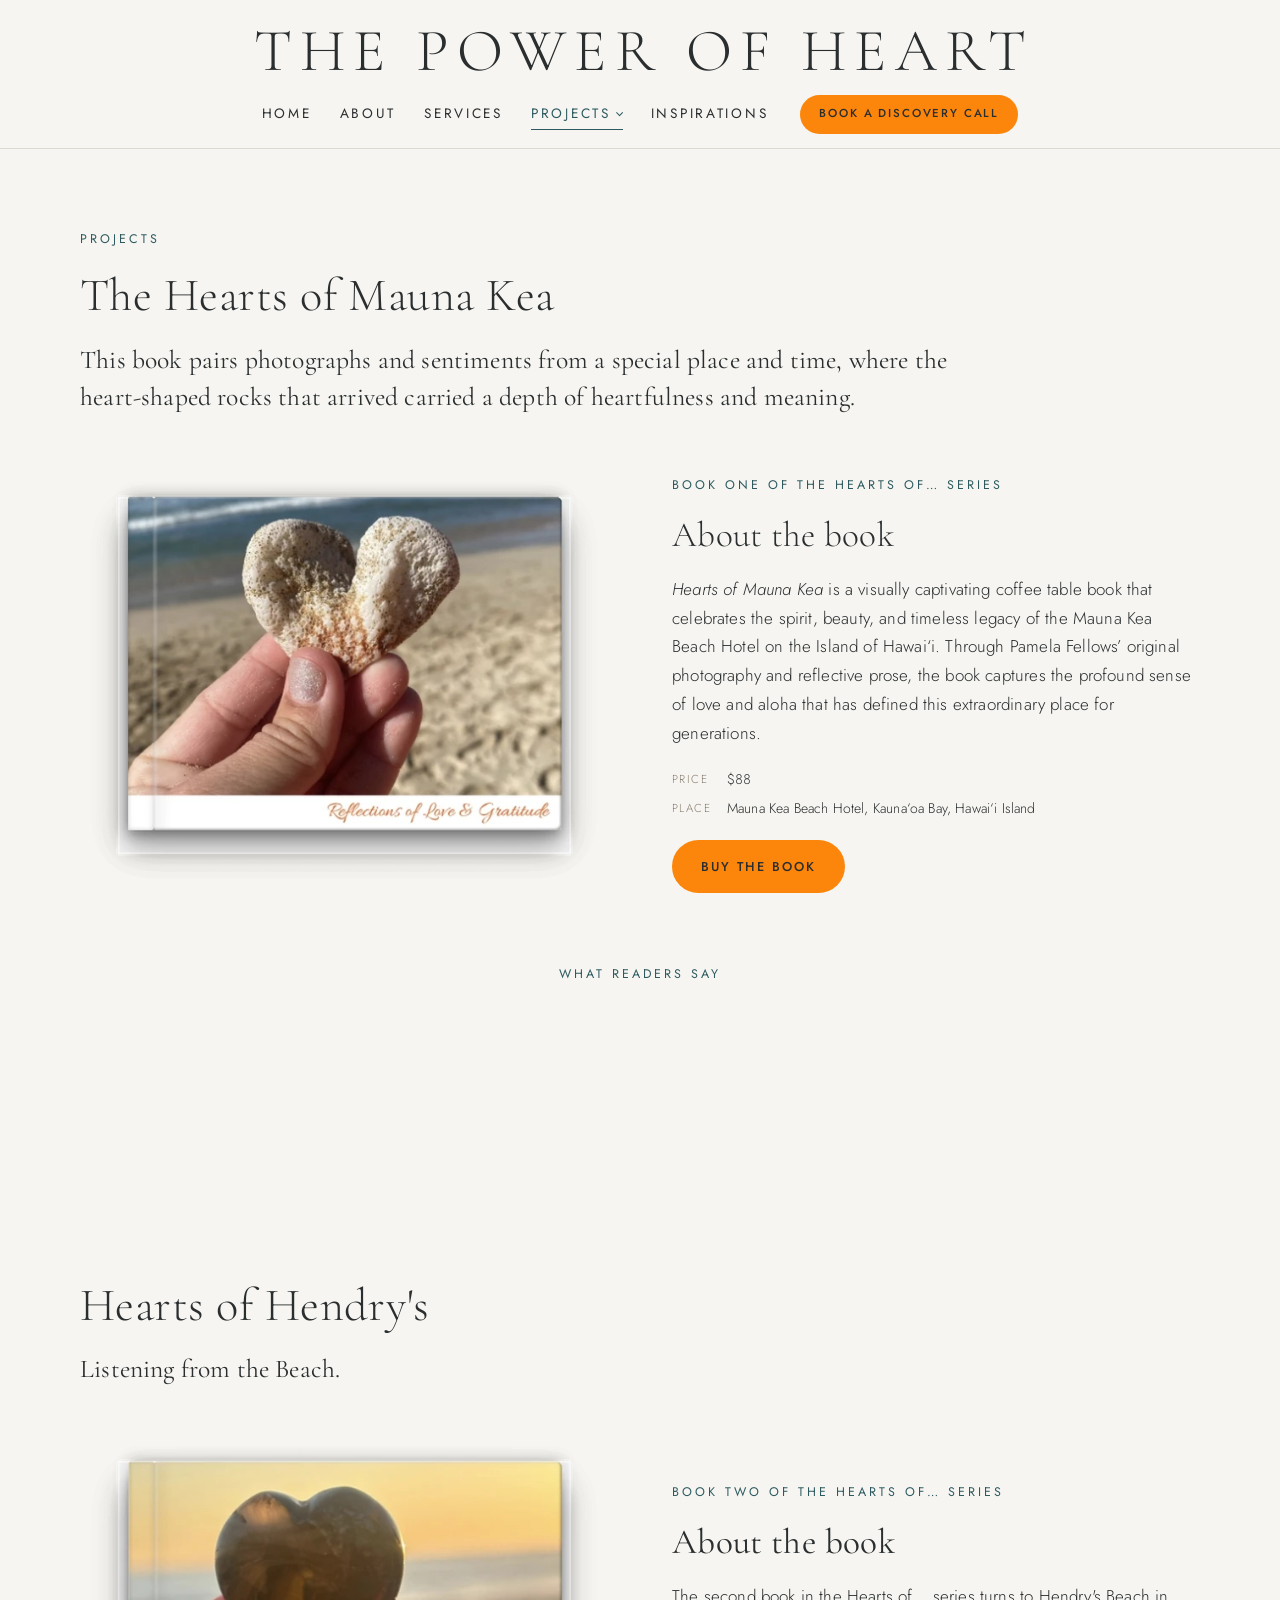
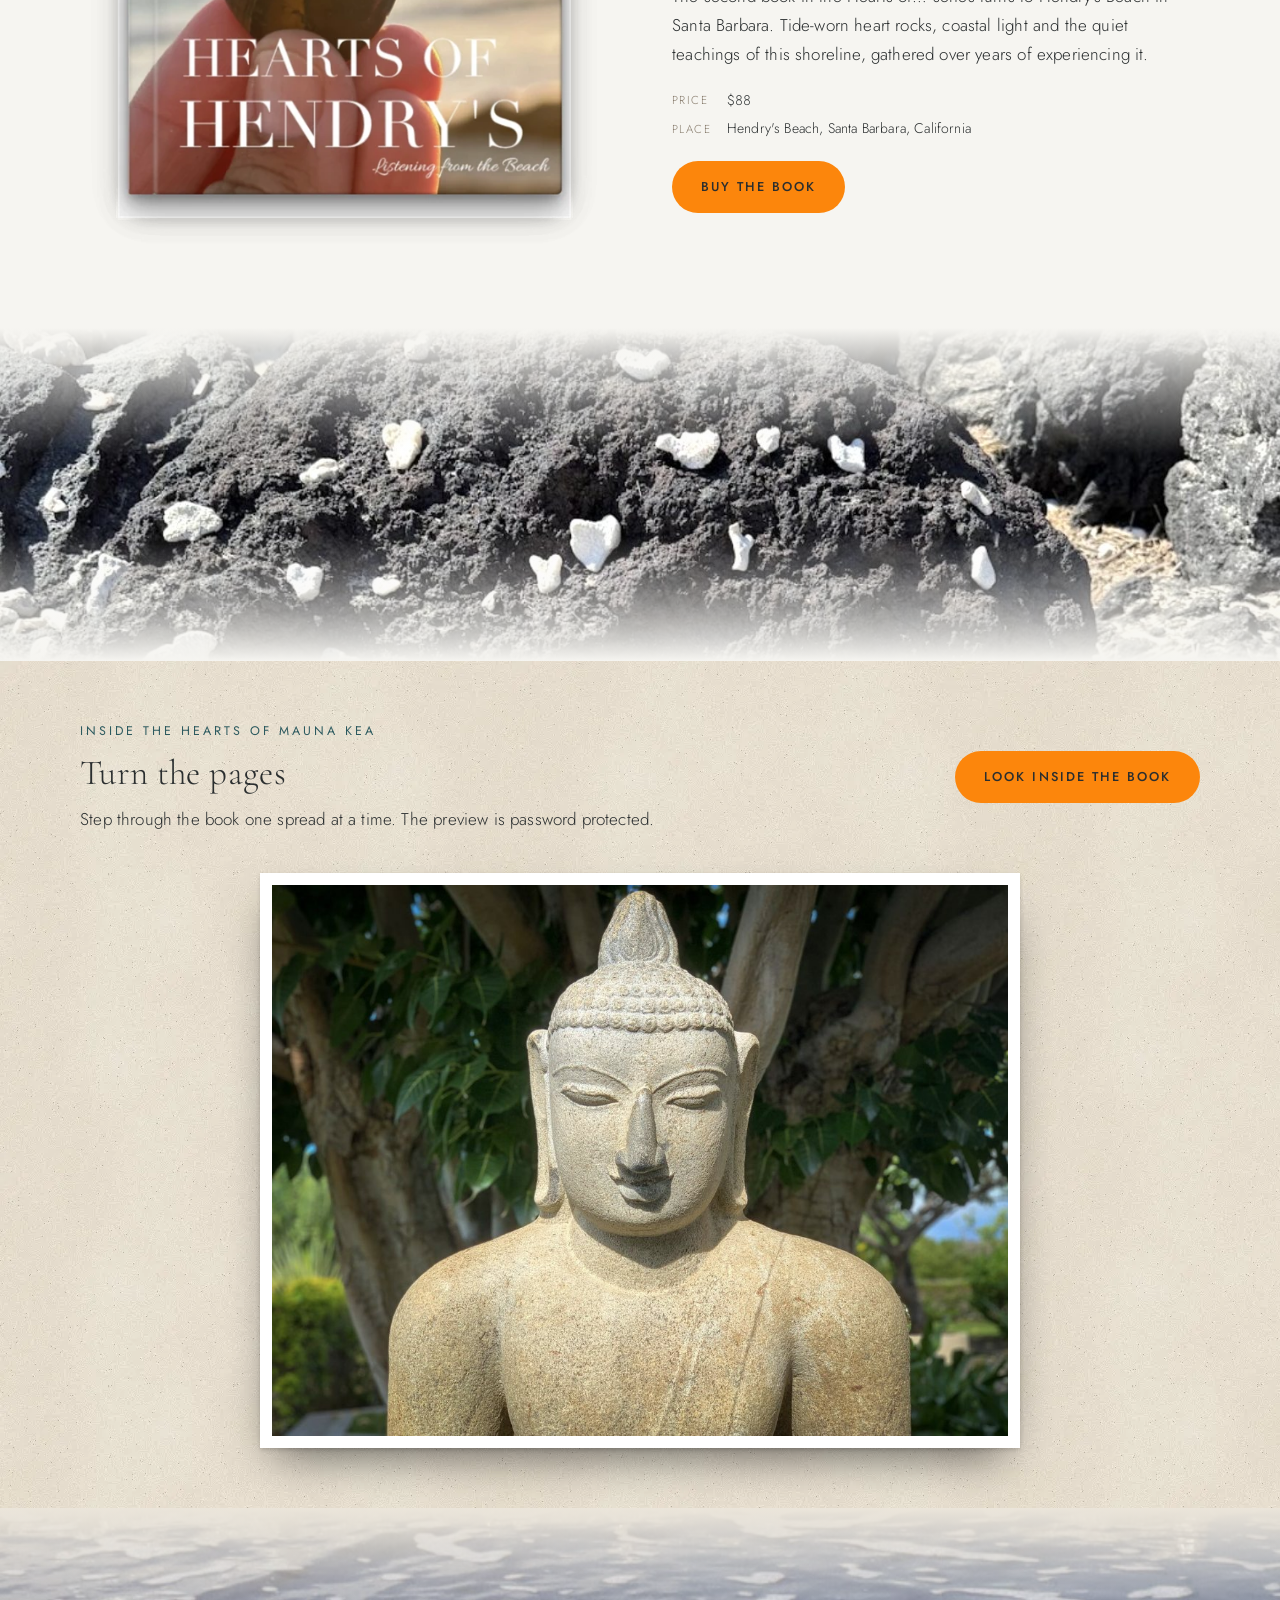
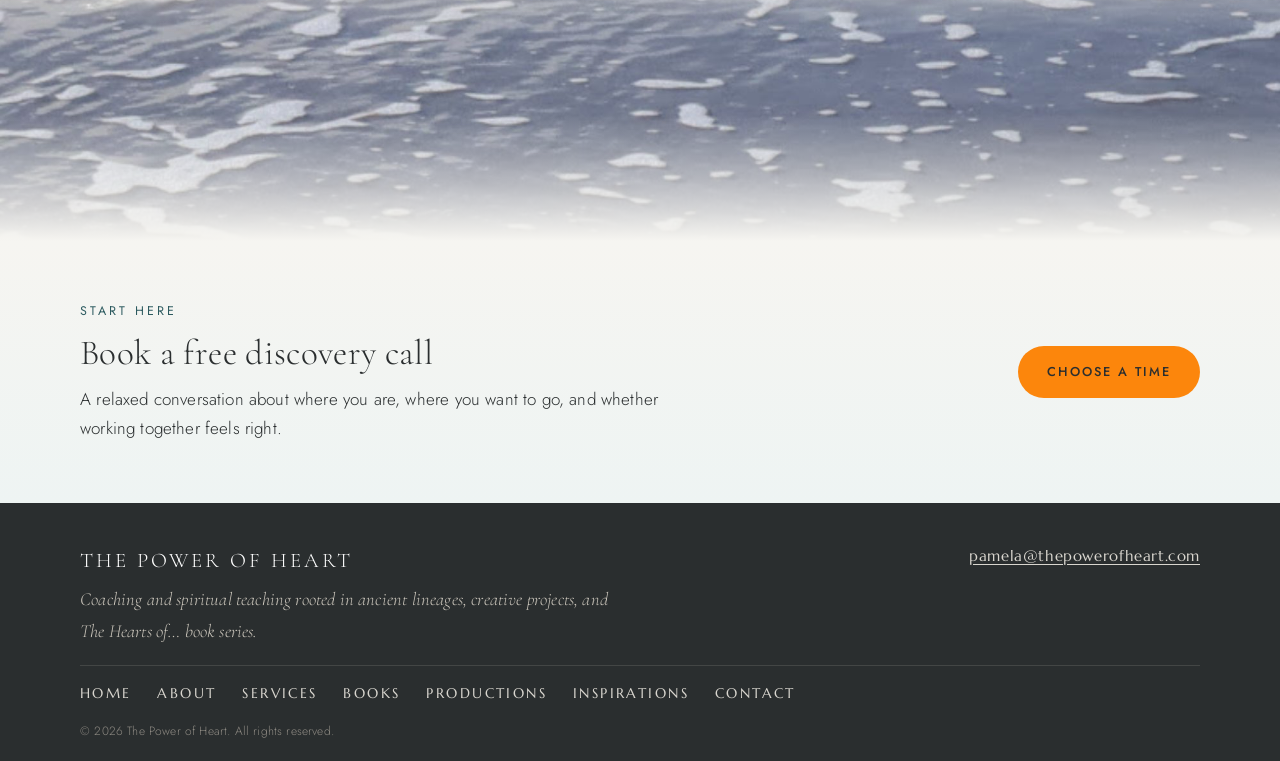
<file: books.html>
<!doctype html>
<html lang="en">
<head>
<meta charset="utf-8">
<meta name="viewport" content="width=device-width, initial-scale=1, viewport-fit=cover">
<title>The Hearts of… Books | The Power of Heart</title>
<meta name="description" content="The Hearts of Mauna Kea and Hearts of Hendry&#x27;s pair photographs and sentiments from special places, with heart-shaped rocks that carry a depth of heartfulness and meaning. Order your copy.">
<link rel="canonical" href="https://www.thepowerofheart.com/books.html">
<meta name="robots" content="index, follow">
<meta property="og:type" content="website">
<meta property="og:site_name" content="The Power of Heart">
<meta property="og:title" content="The Hearts of… Books | The Power of Heart">
<meta property="og:description" content="The Hearts of Mauna Kea and Hearts of Hendry&#x27;s pair photographs and sentiments from special places, with heart-shaped rocks that carry a depth of heartfulness and meaning. Order your copy.">
<meta property="og:url" content="https://www.thepowerofheart.com/books.html">
<meta property="og:image" content="https://www.thepowerofheart.com/images/share-image.jpg">
<meta name="twitter:card" content="summary_large_image">
<meta name="claude:viewport-fit-sides" content="cover">
<link rel="preconnect" href="https://fonts.googleapis.com">
<link rel="preconnect" href="https://fonts.gstatic.com" crossorigin>
<link rel="stylesheet" href="https://fonts.googleapis.com/css2?family=Cormorant+Garamond:ital,wght@0,300;0,400;0,500;0,600;1,300;1,400&family=Jost:wght@300;400;500&family=Marcellus&display=swap">
<link rel="stylesheet" href="styles.css?v=f67de44a">
<script type="application/ld+json">
{
  "@context": "https://schema.org",
  "@type": "Book",
  "name": "The Hearts of Mauna Kea",
  "author": {
    "@type": "Person",
    "name": "Pamela"
  },
  "url": "https://www.thepowerofheart.com/books.html",
  "isPartOf": {
    "@type": "BookSeries",
    "name": "The Hearts of…"
  },
  "about": "Photographs and sentiments from a special place and time, where the heart-shaped rocks that arrived carried a depth of heartfulness and meaning."
}
</script>
</head>
<body>
<header id="site-header">
  <div class="bar">
    <a class="brand" href="index.html">The Power of Heart</a>
    <!-- MENU START: edit the menu here, then copy this block to every page -->
    <nav id="site-menu" aria-label="Main">
      <ul>
      <li><a href="index.html">Home</a></li>
      <li><a href="about.html">About</a></li>
      <li><a href="services.html">Services</a></li>
      <li class="has-sub"><details><summary class="current">Projects</summary><ul class="sub"><li><a href="books.html" aria-current="page">Books</a></li><li><a href="productions.html">Productions</a></li></ul></details></li>
      <li><a href="inspirations.html">Inspirations</a></li>
      </ul>
      <a class="btn btn-small" href="https://calendly.com/pamela-thepowerofheart/30min" target="_blank" rel="noopener">Book a discovery call</a>
    </nav>
    <!-- MENU END -->
  </div>
</header>
<main>
<section class="page-hero">
  <div class="wrap stack measure">
    <p class="eyebrow">Projects</p>
    <h1>The Hearts of Mauna Kea</h1>
    <p class="lede">This book pairs photographs and sentiments from a special place and time, where the heart-shaped rocks that arrived carried a depth of heartfulness and meaning.</p>
  </div>
</section>

<section class="section" style="padding-top:0">
  <div class="wrap split">
    <figure class="book-mock"><img src="images/book-hearts-of-mauna-kea.webp" alt="Hearts of Mauna Kea, Reflections of Love and Gratitude: book cover showing a heart-shaped piece of coral held on the beach" width="614" height="520" loading="lazy" decoding="async"></figure>
    <div class="stack">
      <p class="eyebrow">Book one of The Hearts of… series</p>
      <h2>About the book</h2>
      <p><em>Hearts of Mauna Kea</em> is a visually captivating coffee table book that celebrates the spirit, beauty, and timeless legacy of the Mauna Kea Beach Hotel on the Island of Hawai‘i. Through Pamela Fellows’ original photography and reflective prose, the book captures the profound sense of love and aloha that has defined this extraordinary place for generations.</p>
      <dl class="field-note">
        <dt>Price</dt><dd>$88</dd>
        <dt>Place</dt><dd>Mauna Kea Beach Hotel, Kauna‘oa Bay, Hawai‘i Island</dd>
      </dl>
      <div class="actions">
        <a class="btn" href="#request-book">Buy the book</a>
      </div>
    </div>
  </div>
</section>

<section class="testimonials" aria-label="What readers say">
  <div class="wrap">
    <p class="eyebrow">What readers say</p>
    <div class="quote-rotator">
      <figure class="quote"><blockquote>“This is the only book I have ever seen that has made the real true connection between reality and the magic of the Mauna Kea. It’s such a special place that deserves to be appreciated in this way.”</blockquote><figcaption>Grier Eliasek<span>Resident and long-time visitor of the Mauna Kea</span></figcaption></figure>
      <figure class="quote"><blockquote>“This is my 38th year coming to the Mauna Kea, and after reading this book it seems to be an ideal gift to every single guest upon check-in, because it captures the uniqueness and essence of this beautiful property.”</blockquote><figcaption>Jim Jarrett<span>Filmmaker, actor, teacher</span></figcaption></figure>
      <figure class="quote"><blockquote>“I think those who have returned to the Mauna Kea would appreciate giving and receiving this gift.”</blockquote><figcaption>Marcia Ray<span>In-residence artist of the Mauna Kea</span></figcaption></figure>
      <figure class="quote"><blockquote>“Tell Brad I like it!”</blockquote><figcaption>Vicky Kometani<span>PR consultant, Mauna Kea Resort</span></figcaption></figure>
      <figure class="quote"><blockquote>“Hearts of Mauna Kea is a wonderful manuscript with some very enlightening messages for us all.”</blockquote><figcaption>Bradley D. Doell</figcaption></figure>
    </div>
  </div>
</section>

<section class="section" id="hearts-of-hendrys">
  <div class="wrap stack-lg">
    <div class="stack measure">
      <h2 class="h1-size">Hearts of Hendry's</h2>
      <p class="lede">Listening from the Beach.</p>
    </div>
    <div class="split">
      <figure class="book-mock"><img src="images/book-hearts-of-hendrys.webp" alt="Hearts of Hendry's, Listening from the Beach: book cover showing a heart-shaped stone held up against a sunset over the ocean" width="614" height="520" loading="lazy" decoding="async"></figure>
      <div class="stack">
        <p class="eyebrow">Book two of The Hearts of… series</p>
        <h3 class="h2-size">About the book</h3>
        <p>The second book in the Hearts of… series turns to Hendry's Beach in Santa Barbara. Tide-worn heart rocks, coastal light and the quiet teachings of this shoreline, gathered over years of experiencing it.</p>
        <dl class="field-note">
          <dt>Price</dt><dd>$88</dd>
          <dt>Place</dt><dd>Hendry's Beach, Santa Barbara, California</dd>
        </dl>
        <div class="actions">
          <a class="btn" href="#request-hendrys">Buy the book</a>
        </div>
      </div>
    </div>
  </div>
</section>
<figure class="band" style="--photo: url('images/coral-heart-rocks-on-lava.jpg')">
</figure>
<section class="section section-sand">
  <div class="wrap cta">
    <div>
      <p class="eyebrow">Inside The Hearts of Mauna Kea</p>
      <h2>Turn the pages</h2>
      <p>Step through the book one spread at a time. The preview is password protected.</p>
    </div>
    <a class="btn" href="book-preview.html">Look inside the book</a>
  </div>
  <a class="wrap inside-photo" href="book-preview.html" aria-label="Look inside The Hearts of Mauna Kea">
      <img class="inside-framed" src="images/stone-buddha.jpg" alt="A stone Buddha resting beneath a tree in Hawaiian sunlight" width="1013" height="758" loading="lazy" decoding="async">
    
  </a>
</section>

<figure class="band" style="--photo: url('images/sea-foam.jpg')">
</figure>
<section class="section section-tide">
  <div class="wrap cta">
    <div>
      <p class="eyebrow">Start here</p>
      <h2>Book a free discovery call</h2>
      <p>A relaxed conversation about where you are, where you want to go, and whether working together feels right.</p>
    </div>
    <a class="btn" href="https://calendly.com/pamela-thepowerofheart/30min" target="_blank" rel="noopener">Choose a time</a>
  </div>
</section>
</main>
<div class="modal" id="request-book" role="dialog" aria-modal="true" aria-labelledby="request-book-title">
  <a class="modal-backdrop" href="#_" aria-label="Close"></a>
  <div class="modal-card">
    <a class="modal-close" href="#_" aria-label="Close">&times;</a>
    <p class="eyebrow">The Hearts of Mauna Kea</p>
    <h2 id="request-book-title">Request a copy</h2>
    <p class="modal-note">The first edition has sold out. Leave your details and I will be in touch as soon as more copies are available.</p>
    <form class="request-form" action="https://formsubmit.co/pamela@thepowerofheart.com" method="POST">
      <input type="hidden" name="_subject" value="Book request: The Hearts of Mauna Kea">
      <input type="hidden" name="_template" value="table">
      <input type="hidden" name="Book" value="The Hearts of Mauna Kea">
      <input type="text" name="_honey" class="hp" tabindex="-1" autocomplete="off" aria-hidden="true">
      <div class="form-row">
        <label>Name<input type="text" name="name" autocomplete="name" required></label>
        <label>Email<input type="email" name="email" autocomplete="email" required></label>
      </div>
      <label class="copies">Copies<input type="number" name="copies" min="1" value="1" inputmode="numeric"></label>
      <label><span>Message <span class="muted">(optional)</span></span><textarea name="message" rows="3"></textarea></label>
      <button class="btn" type="submit">Send request</button>
    </form>
  </div>
</div>
<div class="modal" id="request-hendrys" role="dialog" aria-modal="true" aria-labelledby="request-hendrys-title">
  <a class="modal-backdrop" href="#_" aria-label="Close"></a>
  <div class="modal-card">
    <a class="modal-close" href="#_" aria-label="Close">&times;</a>
    <p class="eyebrow">Hearts of Hendry's</p>
    <h2 id="request-hendrys-title">Request a copy</h2>
    <p class="modal-note">This book is still being created. Request your copy and I will follow up personally as soon as it is ready.</p>
    <form class="request-form" action="https://formsubmit.co/pamela@thepowerofheart.com" method="POST">
      <input type="hidden" name="_subject" value="Book request: Hearts of Hendry's">
      <input type="hidden" name="_template" value="table">
      <input type="hidden" name="Book" value="Hearts of Hendry's">
      <input type="text" name="_honey" class="hp" tabindex="-1" autocomplete="off" aria-hidden="true">
      <div class="form-row">
        <label>Name<input type="text" name="name" autocomplete="name" required></label>
        <label>Email<input type="email" name="email" autocomplete="email" required></label>
      </div>
      <label class="copies">Copies<input type="number" name="copies" min="1" value="1" inputmode="numeric"></label>
      <label><span>Message <span class="muted">(optional)</span></span><textarea name="message" rows="3"></textarea></label>
      <button class="btn" type="submit">Send request</button>
    </form>
  </div>
</div>
<footer id="site-footer">
  <div class="footer-inner">
    <div>
      <p class="footer-name">The Power of Heart</p>
      <p class="footer-tag">Coaching and spiritual teaching rooted in ancient lineages, creative projects, and The Hearts of… book series.</p>
    </div>
    <nav class="footer-links" aria-label="Footer">
      <a href="index.html">Home</a>
      <a href="about.html">About</a>
      <a href="services.html">Services</a>
      <a href="books.html">Books</a>
      <a href="productions.html">Productions</a>
      <a href="inspirations.html">Inspirations</a>
      <a href="contact.html">Contact</a>
    </nav>
    <div class="footer-contact">
      <p><a href="mailto:pamela@thepowerofheart.com" style="color:inherit">pamela@thepowerofheart.com</a></p>
      <p class="footer-social"><!-- Add social links, e.g. <a href="https://instagram.com/yourname">Instagram</a> --></p>
    </div>
  </div>
  <p class="footer-copy">© 2026 The Power of Heart. All rights reserved.</p>
</footer>
</body>
</html>
</file>
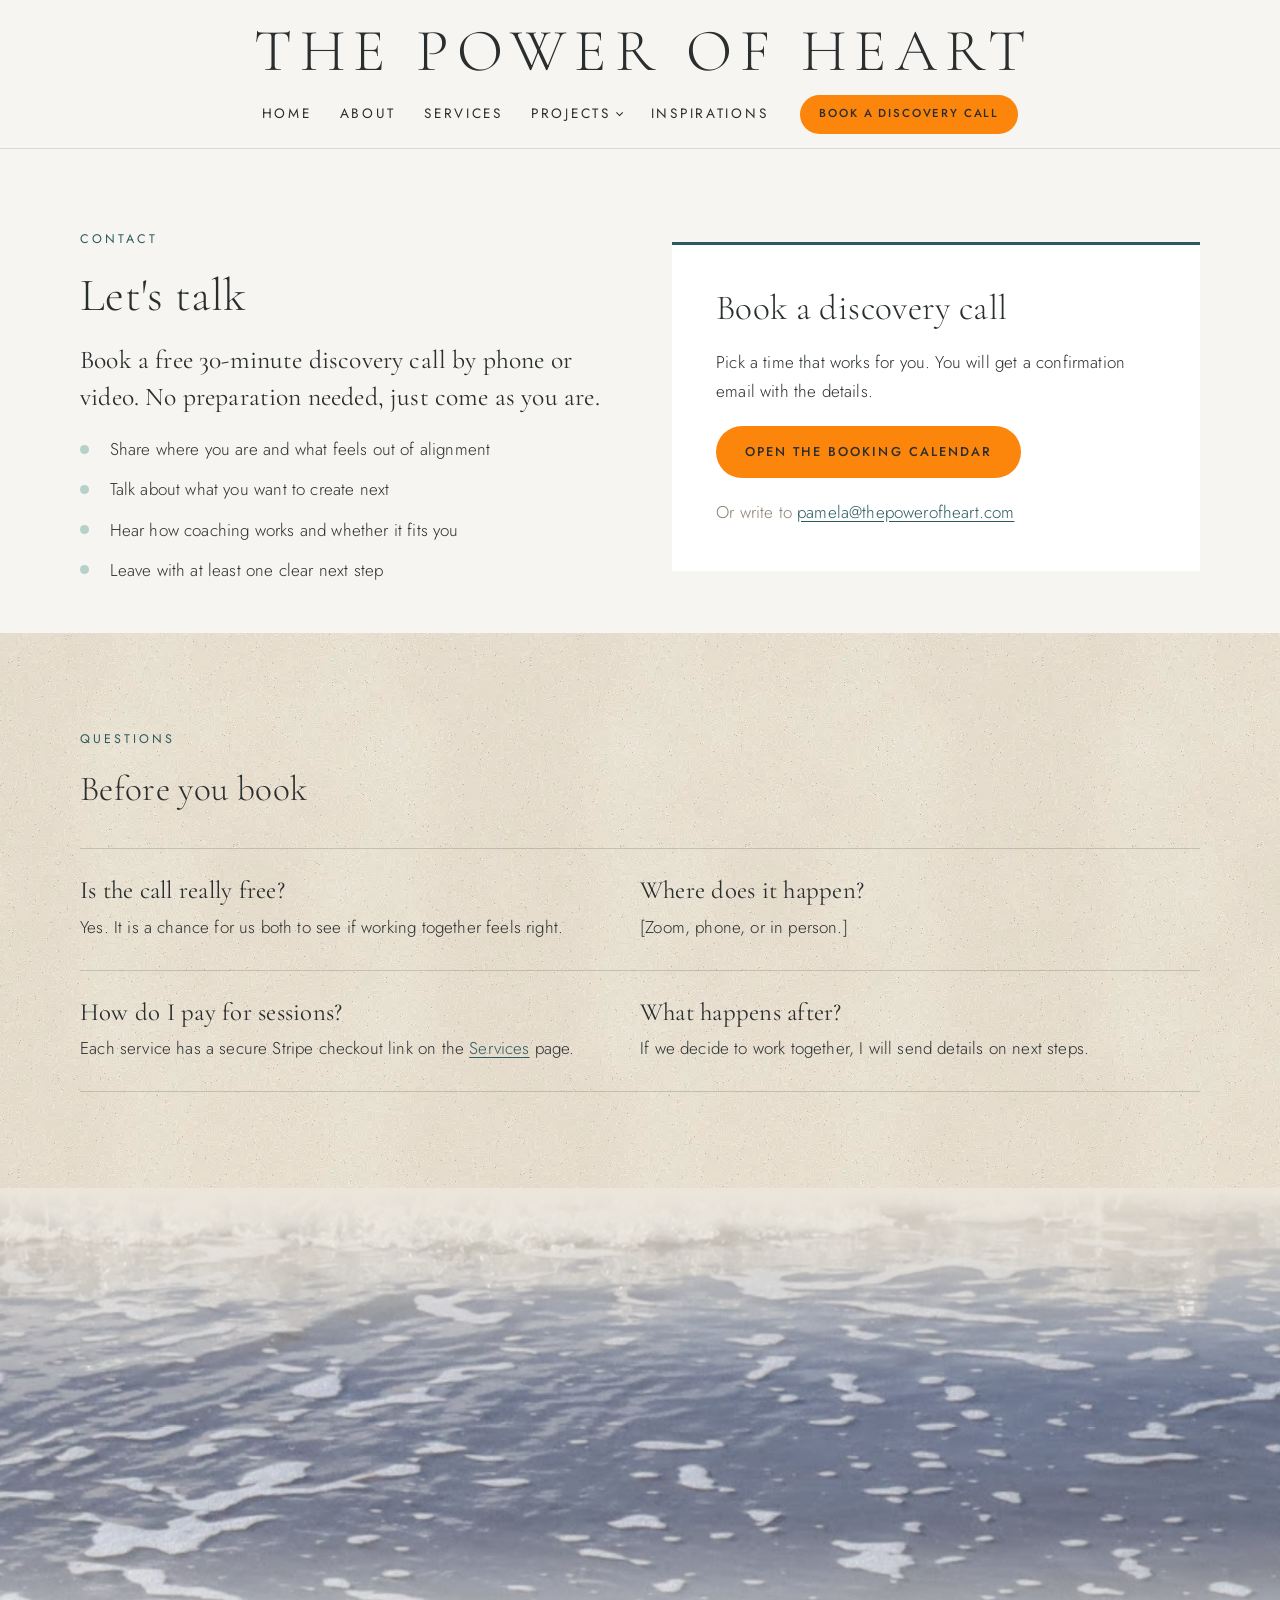
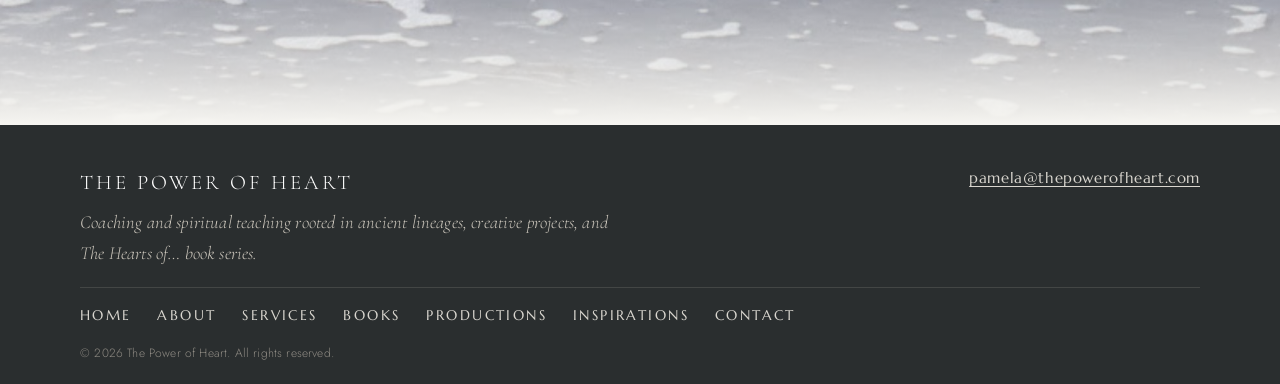
<file: contact.html>
<!doctype html>
<html lang="en">
<head>
<meta charset="utf-8">
<meta name="viewport" content="width=device-width, initial-scale=1, viewport-fit=cover">
<title>Book a Free Discovery Call | The Power of Heart</title>
<meta name="description" content="Book a free 30-minute discovery call for heart-focused coaching, or get in touch with The Power of Heart.">
<link rel="canonical" href="https://www.thepowerofheart.com/contact.html">
<meta name="robots" content="index, follow">
<meta property="og:type" content="website">
<meta property="og:site_name" content="The Power of Heart">
<meta property="og:title" content="Book a Free Discovery Call | The Power of Heart">
<meta property="og:description" content="Book a free 30-minute discovery call for heart-focused coaching, or get in touch with The Power of Heart.">
<meta property="og:url" content="https://www.thepowerofheart.com/contact.html">
<meta property="og:image" content="https://www.thepowerofheart.com/images/share-image.jpg">
<meta name="twitter:card" content="summary_large_image">
<meta name="claude:viewport-fit-sides" content="cover">
<link rel="preconnect" href="https://fonts.googleapis.com">
<link rel="preconnect" href="https://fonts.gstatic.com" crossorigin>
<link rel="stylesheet" href="https://fonts.googleapis.com/css2?family=Cormorant+Garamond:ital,wght@0,300;0,400;0,500;0,600;1,300;1,400&family=Jost:wght@300;400;500&family=Marcellus&display=swap">
<link rel="stylesheet" href="styles.css?v=f67de44a">
</head>
<body>
<header id="site-header">
  <div class="bar">
    <a class="brand" href="index.html">The Power of Heart</a>
    <!-- MENU START: edit the menu here, then copy this block to every page -->
    <nav id="site-menu" aria-label="Main">
      <ul>
      <li><a href="index.html">Home</a></li>
      <li><a href="about.html">About</a></li>
      <li><a href="services.html">Services</a></li>
      <li class="has-sub"><details><summary>Projects</summary><ul class="sub"><li><a href="books.html">Books</a></li><li><a href="productions.html">Productions</a></li></ul></details></li>
      <li><a href="inspirations.html">Inspirations</a></li>
      </ul>
      <a class="btn btn-small" href="https://calendly.com/pamela-thepowerofheart/30min" target="_blank" rel="noopener">Book a discovery call</a>
    </nav>
    <!-- MENU END -->
  </div>
</header>
<main>
<section class="page-hero" id="book">
  <div class="wrap split">
    <div class="stack">
      <p class="eyebrow">Contact</p>
      <h1>Let's talk</h1>
      <p class="lede">Book a free 30-minute discovery call by phone or video. No preparation needed, just come as you are.</p>
      <ul class="checklist">
        <li>Share where you are and what feels out of alignment</li>
        <li>Talk about what you want to create next</li>
        <li>Hear how coaching works and whether it fits you</li>
        <li>Leave with at least one clear next step</li>
      </ul>
    </div>
    <div class="booking-box">
      <h2>Book a discovery call</h2>
      <p>Pick a time that works for you. You will get a confirmation email with the details.</p>
      <a class="btn" href="https://calendly.com/pamela-thepowerofheart/30min" target="_blank" rel="noopener">Open the booking calendar</a>
      <p class="muted">Or write to <a href="mailto:pamela@thepowerofheart.com">pamela@thepowerofheart.com</a></p>
    </div>
  </div>
</section>

<section class="section section-sand">
  <div class="wrap stack-lg">
    <div class="stack measure"><p class="eyebrow">Questions</p><h2>Before you book</h2></div>
    <div class="offers">
      <div class="offer"><h3>Is the call really free?</h3><p>Yes. It is a chance for us both to see if working together feels right.</p></div>
      <div class="offer"><h3>Where does it happen?</h3><p>[Zoom, phone, or in person.]</p></div>
      <div class="offer"><h3>How do I pay for sessions?</h3><p>Each service has a secure Stripe checkout link on the <a href="services.html">Services</a> page.</p></div>
      <div class="offer"><h3>What happens after?</h3><p>If we decide to work together, I will send details on next steps.</p></div>
    </div>
  </div>
</section>
<figure class="band" style="--photo: url('images/sea-foam.jpg')">
</figure>
</main>


<footer id="site-footer">
  <div class="footer-inner">
    <div>
      <p class="footer-name">The Power of Heart</p>
      <p class="footer-tag">Coaching and spiritual teaching rooted in ancient lineages, creative projects, and The Hearts of… book series.</p>
    </div>
    <nav class="footer-links" aria-label="Footer">
      <a href="index.html">Home</a>
      <a href="about.html">About</a>
      <a href="services.html">Services</a>
      <a href="books.html">Books</a>
      <a href="productions.html">Productions</a>
      <a href="inspirations.html">Inspirations</a>
      <a href="contact.html">Contact</a>
    </nav>
    <div class="footer-contact">
      <p><a href="mailto:pamela@thepowerofheart.com" style="color:inherit">pamela@thepowerofheart.com</a></p>
      <p class="footer-social"><!-- Add social links, e.g. <a href="https://instagram.com/yourname">Instagram</a> --></p>
    </div>
  </div>
  <p class="footer-copy">© 2026 The Power of Heart. All rights reserved.</p>
</footer>
</body>
</html>
</file>
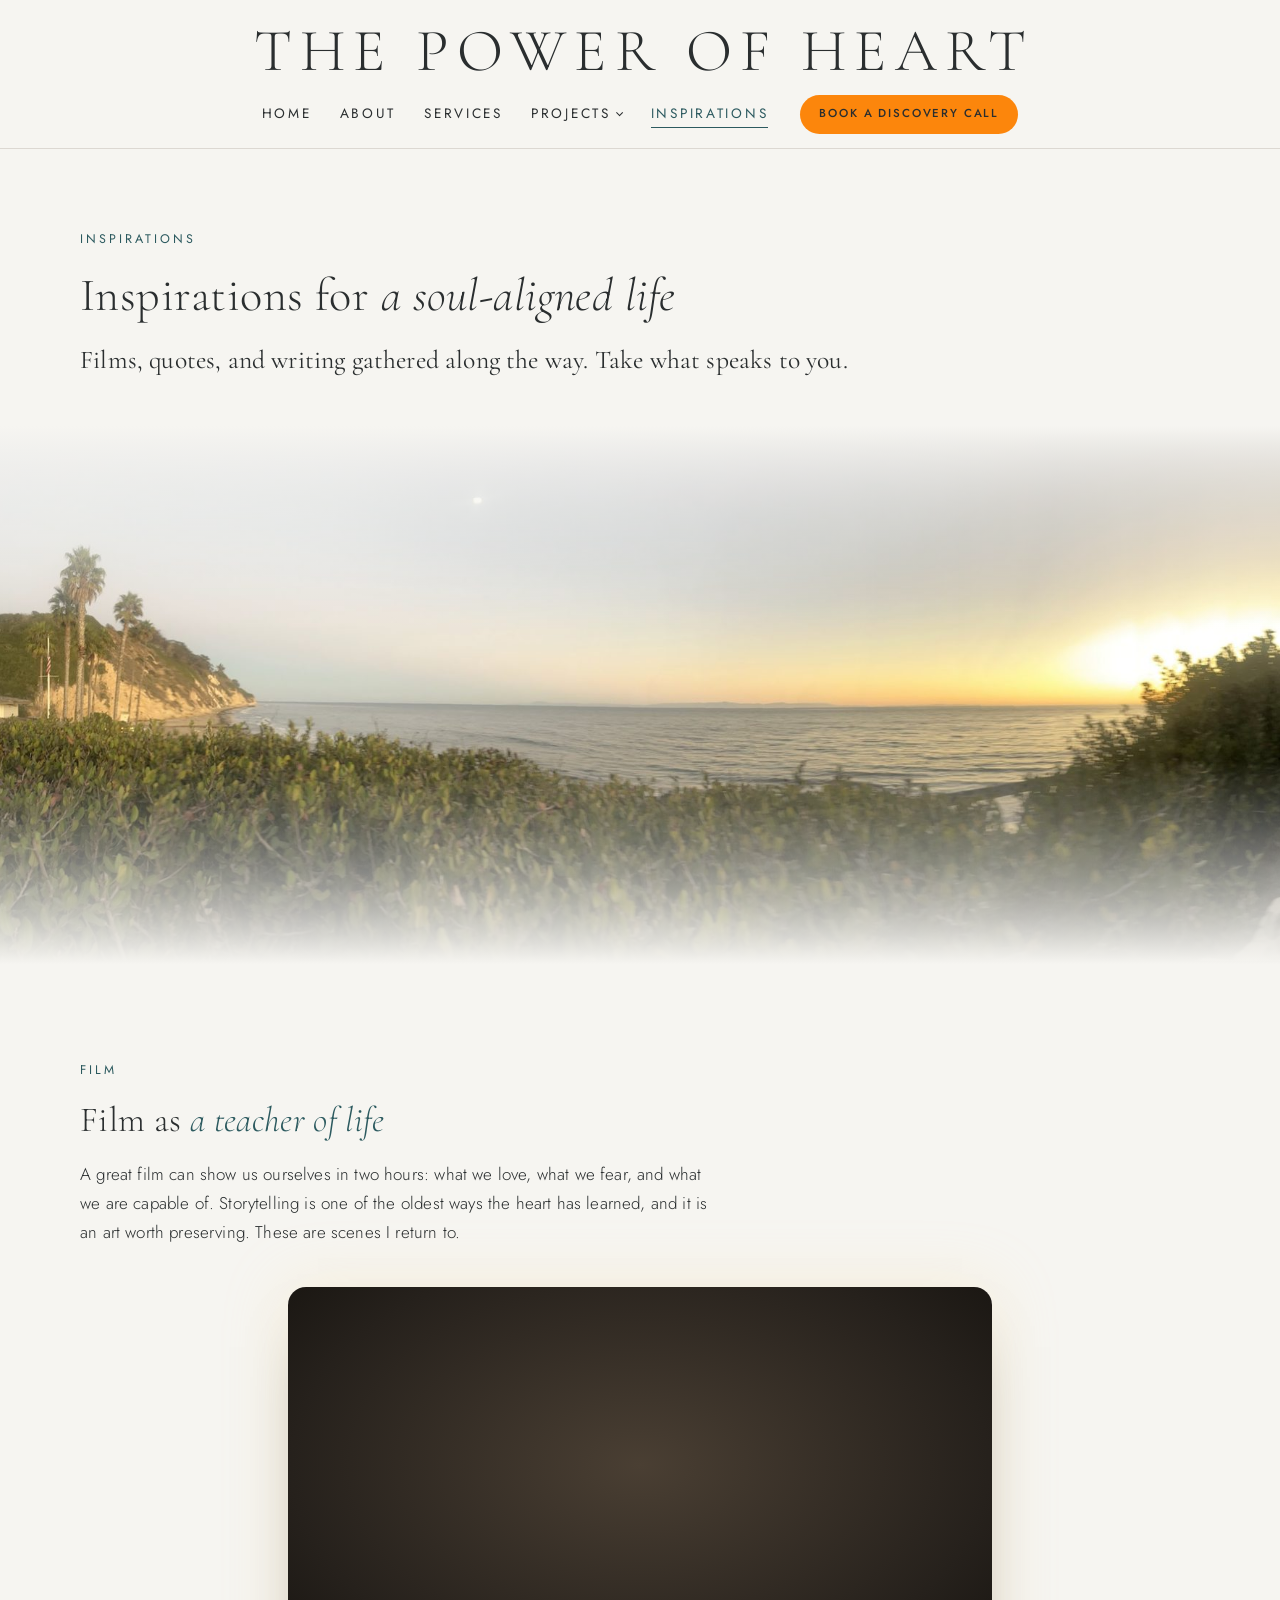
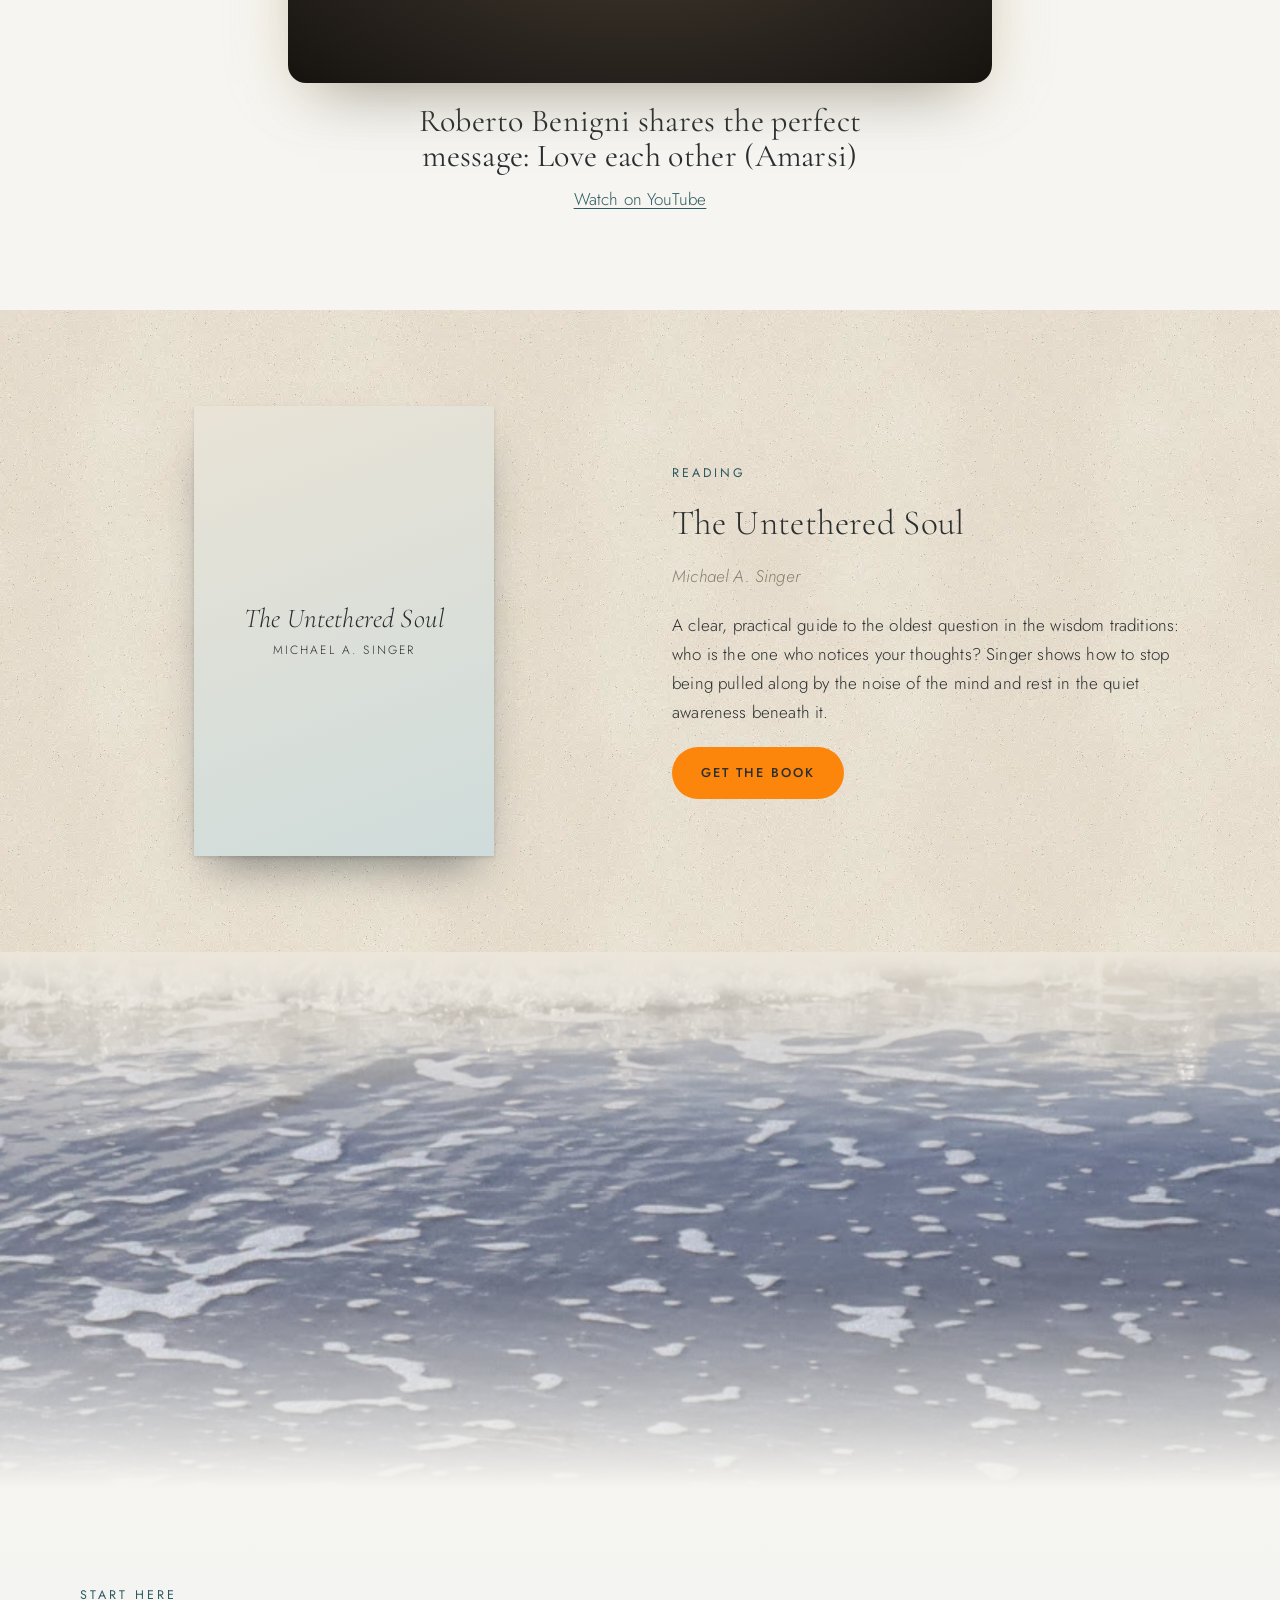
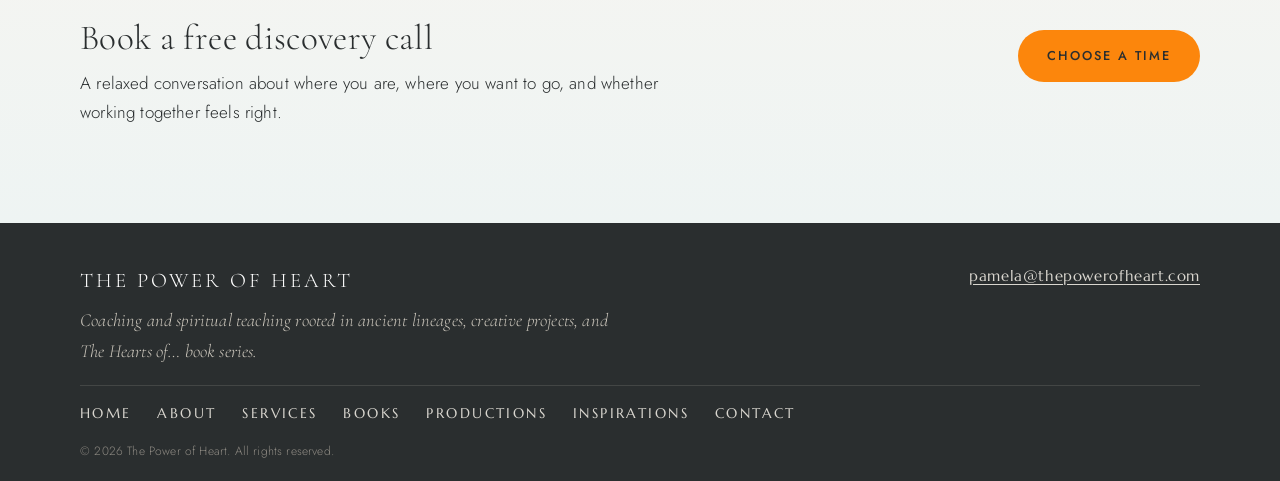
<file: inspirations.html>
<!doctype html>
<html lang="en">
<head>
<meta charset="utf-8">
<meta name="viewport" content="width=device-width, initial-scale=1, viewport-fit=cover">
<title>Inspirations: Heart Rocks &amp; Wisdom Teachings | The Power of Heart</title>
<meta name="description" content="Heart rocks found in nature, wisdom teachings, and reflections from Mauna Kea and Hendry&#x27;s Beach in Santa Barbara.">
<link rel="canonical" href="https://www.thepowerofheart.com/inspirations.html">
<meta name="robots" content="index, follow">
<meta property="og:type" content="website">
<meta property="og:site_name" content="The Power of Heart">
<meta property="og:title" content="Inspirations: Heart Rocks &amp; Wisdom Teachings | The Power of Heart">
<meta property="og:description" content="Heart rocks found in nature, wisdom teachings, and reflections from Mauna Kea and Hendry&#x27;s Beach in Santa Barbara.">
<meta property="og:url" content="https://www.thepowerofheart.com/inspirations.html">
<meta property="og:image" content="https://www.thepowerofheart.com/images/share-image.jpg">
<meta name="twitter:card" content="summary_large_image">
<meta name="claude:viewport-fit-sides" content="cover">
<link rel="preconnect" href="https://fonts.googleapis.com">
<link rel="preconnect" href="https://fonts.gstatic.com" crossorigin>
<link rel="stylesheet" href="https://fonts.googleapis.com/css2?family=Cormorant+Garamond:ital,wght@0,300;0,400;0,500;0,600;1,300;1,400&family=Jost:wght@300;400;500&family=Marcellus&display=swap">
<link rel="stylesheet" href="styles.css?v=f67de44a">
</head>
<body>
<header id="site-header">
  <div class="bar">
    <a class="brand" href="index.html">The Power of Heart</a>
    <!-- MENU START: edit the menu here, then copy this block to every page -->
    <nav id="site-menu" aria-label="Main">
      <ul>
      <li><a href="index.html">Home</a></li>
      <li><a href="about.html">About</a></li>
      <li><a href="services.html">Services</a></li>
      <li class="has-sub"><details><summary>Projects</summary><ul class="sub"><li><a href="books.html">Books</a></li><li><a href="productions.html">Productions</a></li></ul></details></li>
      <li><a href="inspirations.html" aria-current="page">Inspirations</a></li>
      </ul>
      <a class="btn btn-small" href="https://calendly.com/pamela-thepowerofheart/30min" target="_blank" rel="noopener">Book a discovery call</a>
    </nav>
    <!-- MENU END -->
  </div>
</header>
<main>
<section class="page-hero">
  <div class="wrap stack measure">
    <p class="eyebrow">Inspirations</p>
    <h1>Inspirations for <em>a soul-aligned life</em></h1>
    <p class="lede">Films, quotes, and writing gathered along the way. Take what speaks to you.</p>
  </div>
</section>

<figure class="band" style="--photo: url('images/hendrys-beach.jpg')">
</figure>

<section class="section" id="film">
  <div class="wrap stack-lg">
    <div class="stack measure">
      <p class="eyebrow">Film</p>
      <h2>Film as <em>a teacher of life</em></h2>
      <p>A great film can show us ourselves in two hours: what we love, what we fear, and what we are capable of. Storytelling is one of the oldest ways the heart has learned, and it is an art worth preserving. These are scenes I return to.</p>
    </div>
      <article class="film film-feature">
        <div class="film-frame"><iframe src="https://www.youtube-nocookie.com/embed/EatwzkvOWf4" title="Roberto Benigni shares the perfect message: Love each other (Amarsi)" loading="lazy" allow="accelerometer; encrypted-media; gyroscope; picture-in-picture; fullscreen" allowfullscreen referrerpolicy="strict-origin-when-cross-origin"></iframe></div>
        <h3>Roberto Benigni shares the perfect message: Love each other (Amarsi)</h3>
        
        <p><a class="more" href="https://www.youtube.com/watch?v=EatwzkvOWf4" target="_blank" rel="noopener">Watch on YouTube</a></p>
      </article>

  </div>
</section>

<section class="section section-sand" id="reading">
  <div class="wrap split reading">
    <a class="book-cover-link" href="https://www.amazon.com/dp/1572245379" target="_blank" rel="noopener" aria-label="Buy The Untethered Soul by Michael A. Singer">
      <span class="book-cover" role="img" aria-label="Cover of The Untethered Soul by Michael A. Singer">
        <span class="book-cover-fallback"><em>The Untethered Soul</em><small>Michael A. Singer</small></span>
        <span class="book-cover-img" style="--cover: url('https://covers.openlibrary.org/b/isbn/9781572245372-L.jpg')"></span>
      </span>
    </a>
    <div class="stack">
      <p class="eyebrow">Reading</p>
      <h2>The Untethered Soul</h2>
      <p class="play-by">Michael A. Singer</p>
      <p>A clear, practical guide to the oldest question in the wisdom traditions: who is the one who notices your thoughts? Singer shows how to stop being pulled along by the noise of the mind and rest in the quiet awareness beneath it.</p>
      <div class="actions"><a class="btn" href="https://www.amazon.com/dp/1572245379" target="_blank" rel="noopener">Get the book</a></div>
    </div>
  </div>
</section>




<figure class="band" style="--photo: url('images/sea-foam.jpg')">
</figure>
<section class="section section-tide">
  <div class="wrap cta">
    <div>
      <p class="eyebrow">Start here</p>
      <h2>Book a free discovery call</h2>
      <p>A relaxed conversation about where you are, where you want to go, and whether working together feels right.</p>
    </div>
    <a class="btn" href="https://calendly.com/pamela-thepowerofheart/30min" target="_blank" rel="noopener">Choose a time</a>
  </div>
</section>
</main>


<footer id="site-footer">
  <div class="footer-inner">
    <div>
      <p class="footer-name">The Power of Heart</p>
      <p class="footer-tag">Coaching and spiritual teaching rooted in ancient lineages, creative projects, and The Hearts of… book series.</p>
    </div>
    <nav class="footer-links" aria-label="Footer">
      <a href="index.html">Home</a>
      <a href="about.html">About</a>
      <a href="services.html">Services</a>
      <a href="books.html">Books</a>
      <a href="productions.html">Productions</a>
      <a href="inspirations.html">Inspirations</a>
      <a href="contact.html">Contact</a>
    </nav>
    <div class="footer-contact">
      <p><a href="mailto:pamela@thepowerofheart.com" style="color:inherit">pamela@thepowerofheart.com</a></p>
      <p class="footer-social"><!-- Add social links, e.g. <a href="https://instagram.com/yourname">Instagram</a> --></p>
    </div>
  </div>
  <p class="footer-copy">© 2026 The Power of Heart. All rights reserved.</p>
</footer>
</body>
</html>
</file>
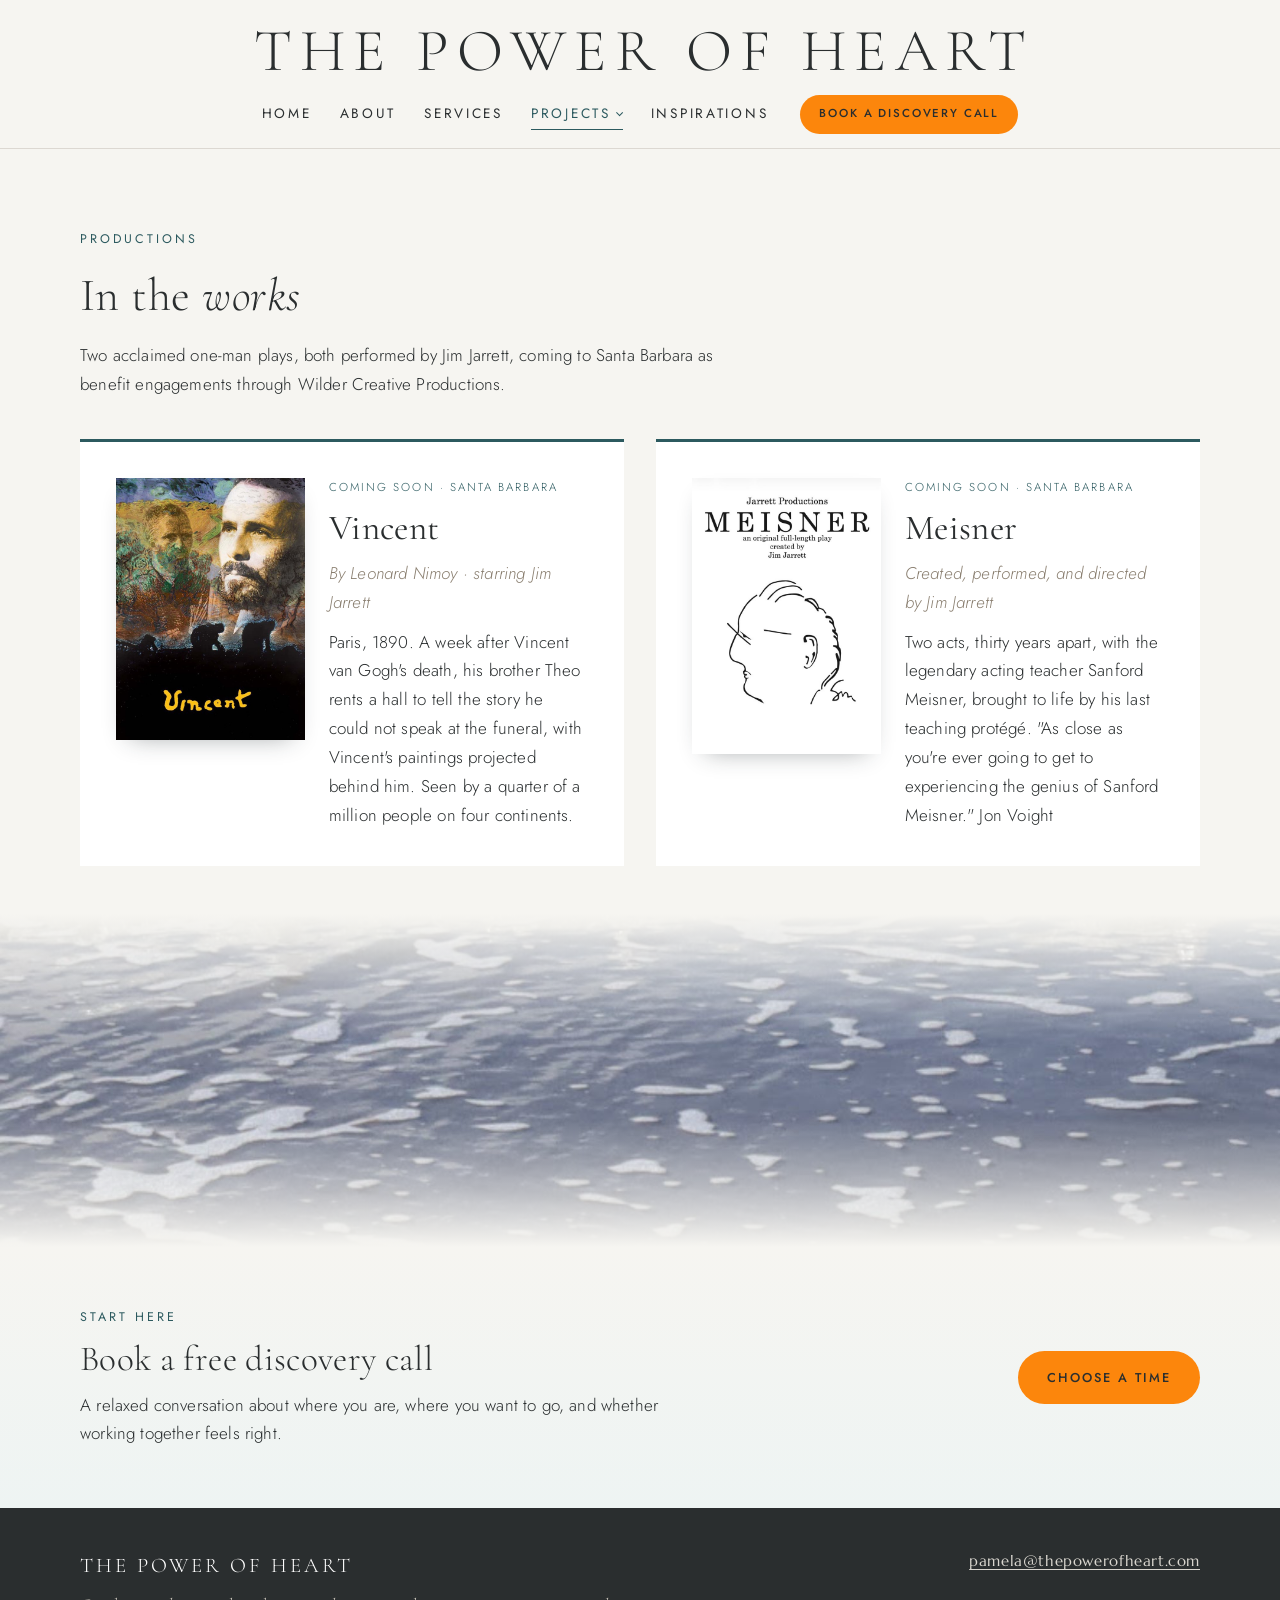
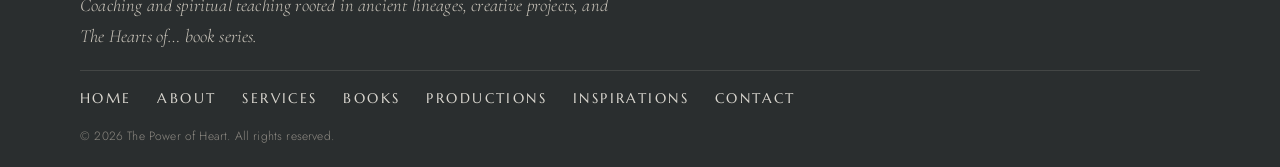
<file: productions.html>
<!doctype html>
<html lang="en">
<head>
<meta charset="utf-8">
<meta name="viewport" content="width=device-width, initial-scale=1, viewport-fit=cover">
<title>Productions: Vincent &amp; Meisner in Santa Barbara | The Power of Heart</title>
<meta name="description" content="Two acclaimed one-man plays performed by Jim Jarrett, Vincent by Leonard Nimoy and Meisner, coming to Santa Barbara as benefit engagements.">
<link rel="canonical" href="https://www.thepowerofheart.com/productions.html">
<meta name="robots" content="index, follow">
<meta property="og:type" content="website">
<meta property="og:site_name" content="The Power of Heart">
<meta property="og:title" content="Productions: Vincent &amp; Meisner in Santa Barbara | The Power of Heart">
<meta property="og:description" content="Two acclaimed one-man plays performed by Jim Jarrett, Vincent by Leonard Nimoy and Meisner, coming to Santa Barbara as benefit engagements.">
<meta property="og:url" content="https://www.thepowerofheart.com/productions.html">
<meta property="og:image" content="https://www.thepowerofheart.com/images/share-image.jpg">
<meta name="twitter:card" content="summary_large_image">
<meta name="claude:viewport-fit-sides" content="cover">
<link rel="preconnect" href="https://fonts.googleapis.com">
<link rel="preconnect" href="https://fonts.gstatic.com" crossorigin>
<link rel="stylesheet" href="https://fonts.googleapis.com/css2?family=Cormorant+Garamond:ital,wght@0,300;0,400;0,500;0,600;1,300;1,400&family=Jost:wght@300;400;500&family=Marcellus&display=swap">
<link rel="stylesheet" href="styles.css?v=f67de44a">
</head>
<body>
<header id="site-header">
  <div class="bar">
    <a class="brand" href="index.html">The Power of Heart</a>
    <!-- MENU START: edit the menu here, then copy this block to every page -->
    <nav id="site-menu" aria-label="Main">
      <ul>
      <li><a href="index.html">Home</a></li>
      <li><a href="about.html">About</a></li>
      <li><a href="services.html">Services</a></li>
      <li class="has-sub"><details><summary class="current">Projects</summary><ul class="sub"><li><a href="books.html">Books</a></li><li><a href="productions.html" aria-current="page">Productions</a></li></ul></details></li>
      <li><a href="inspirations.html">Inspirations</a></li>
      </ul>
      <a class="btn btn-small" href="https://calendly.com/pamela-thepowerofheart/30min" target="_blank" rel="noopener">Book a discovery call</a>
    </nav>
    <!-- MENU END -->
  </div>
</header>
<main>
<section class="page-hero" id="in-the-works">
  <div class="wrap stack-lg">
    <div class="stack measure">
      <p class="eyebrow">Productions</p>
      <h1>In the <em>works</em></h1>
      <p>Two acclaimed one-man plays, both performed by Jim Jarrett, coming to Santa Barbara as benefit engagements through Wilder Creative Productions.</p>
    </div>
    <div class="plays">
      <article class="play">
        <img class="play-poster" src="images/play-vincent.jpg" alt="Poster for Vincent: Jim Jarrett as Theo van Gogh over a painted landscape" width="640" height="887" loading="lazy" decoding="async">
        <div class="play-text">
        <p class="meta">Coming soon · Santa Barbara</p>
        <h3>Vincent</h3>
        <p class="play-by">By Leonard Nimoy · starring Jim Jarrett</p>
        <p>Paris, 1890. A week after Vincent van Gogh's death, his brother Theo rents a hall to tell the story he could not speak at the funeral, with Vincent's paintings projected behind him. Seen by a quarter of a million people on four continents.</p>
        </div>
      </article>
      <article class="play">
        <img class="play-poster" src="images/play-meisner.jpg" alt="Poster for Meisner: a line drawing of Sanford Meisner" width="616" height="900" loading="lazy" decoding="async">
        <div class="play-text">
        <p class="meta">Coming soon · Santa Barbara</p>
        <h3>Meisner</h3>
        <p class="play-by">Created, performed, and directed by Jim Jarrett</p>
        <p>Two acts, thirty years apart, with the legendary acting teacher Sanford Meisner, brought to life by his last teaching protégé. "As close as you're ever going to get to experiencing the genius of Sanford Meisner." Jon Voight</p>
        </div>
      </article>
    </div>
  </div>
</section>
<figure class="band" style="--photo: url('images/sea-foam.jpg')">
</figure>
<section class="section section-tide">
  <div class="wrap cta">
    <div>
      <p class="eyebrow">Start here</p>
      <h2>Book a free discovery call</h2>
      <p>A relaxed conversation about where you are, where you want to go, and whether working together feels right.</p>
    </div>
    <a class="btn" href="https://calendly.com/pamela-thepowerofheart/30min" target="_blank" rel="noopener">Choose a time</a>
  </div>
</section>
</main>


<footer id="site-footer">
  <div class="footer-inner">
    <div>
      <p class="footer-name">The Power of Heart</p>
      <p class="footer-tag">Coaching and spiritual teaching rooted in ancient lineages, creative projects, and The Hearts of… book series.</p>
    </div>
    <nav class="footer-links" aria-label="Footer">
      <a href="index.html">Home</a>
      <a href="about.html">About</a>
      <a href="services.html">Services</a>
      <a href="books.html">Books</a>
      <a href="productions.html">Productions</a>
      <a href="inspirations.html">Inspirations</a>
      <a href="contact.html">Contact</a>
    </nav>
    <div class="footer-contact">
      <p><a href="mailto:pamela@thepowerofheart.com" style="color:inherit">pamela@thepowerofheart.com</a></p>
      <p class="footer-social"><!-- Add social links, e.g. <a href="https://instagram.com/yourname">Instagram</a> --></p>
    </div>
  </div>
  <p class="footer-copy">© 2026 The Power of Heart. All rights reserved.</p>
</footer>
</body>
</html>
</file>
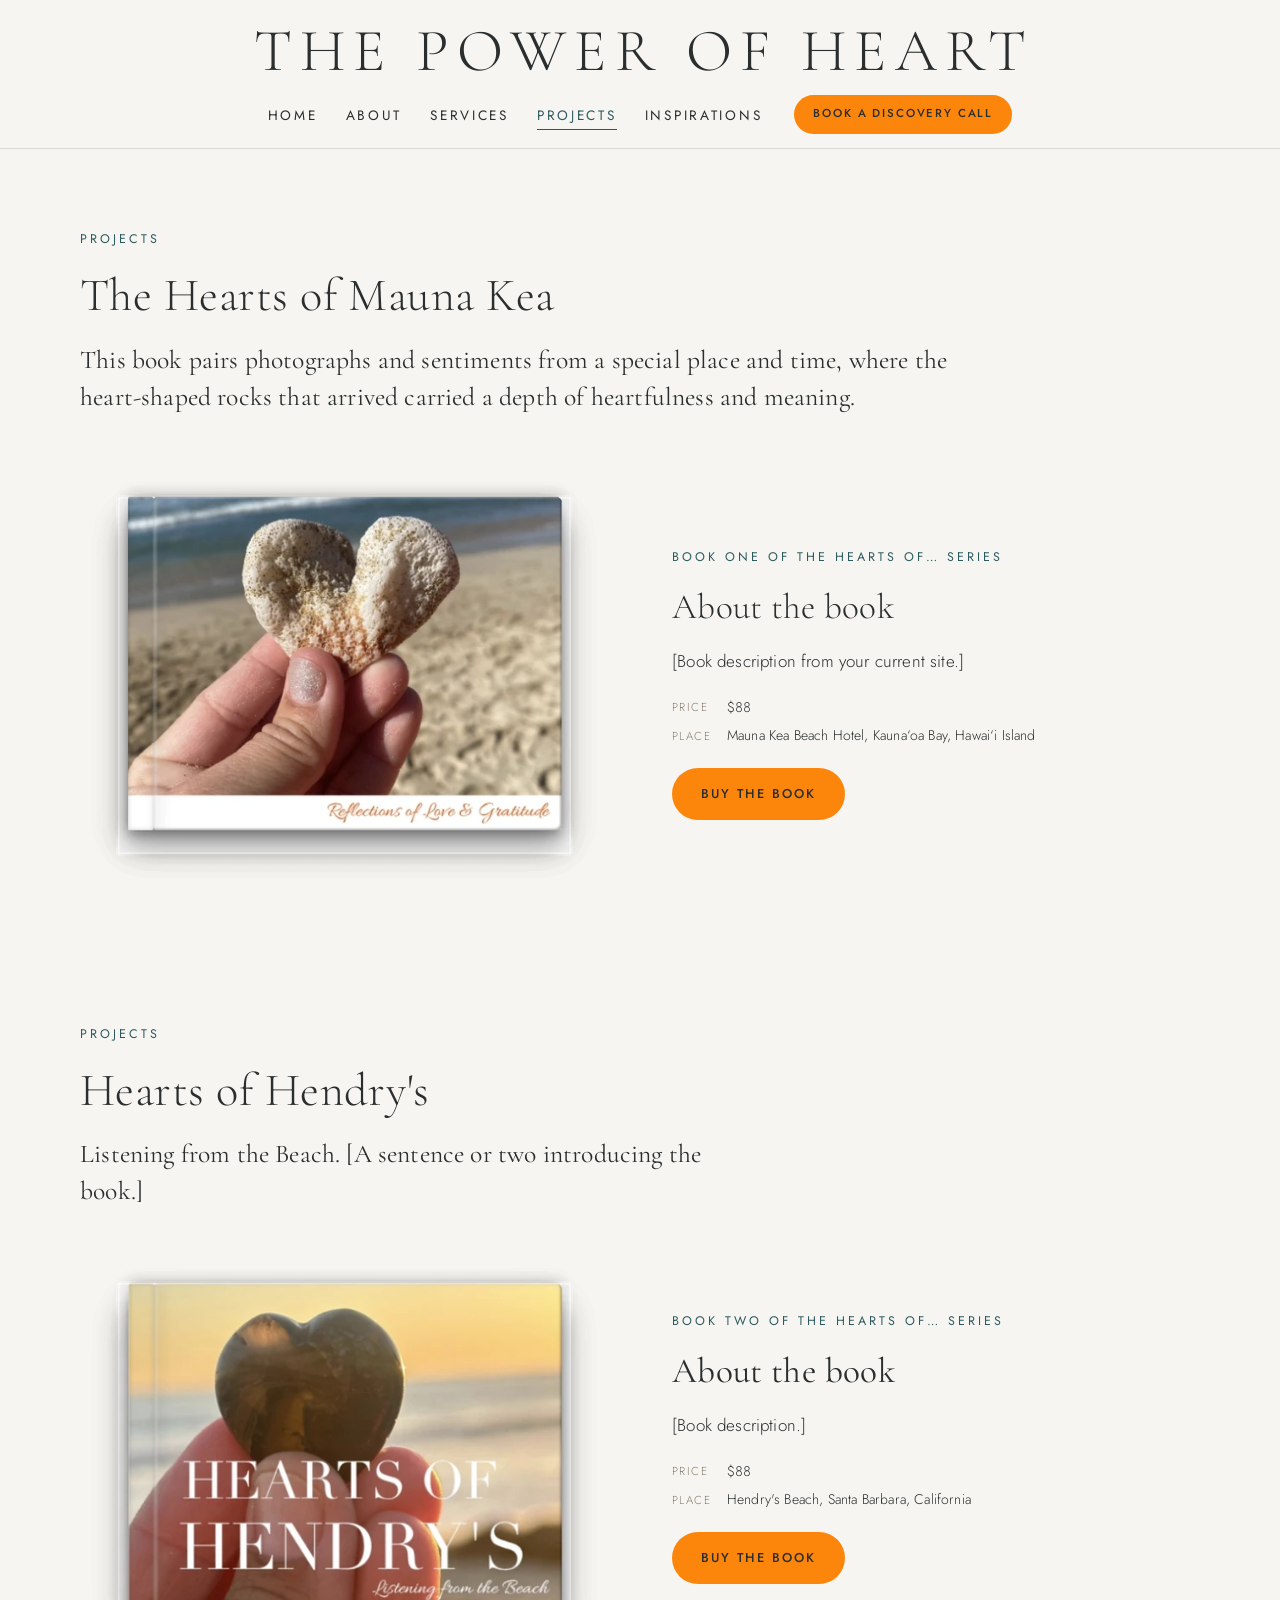
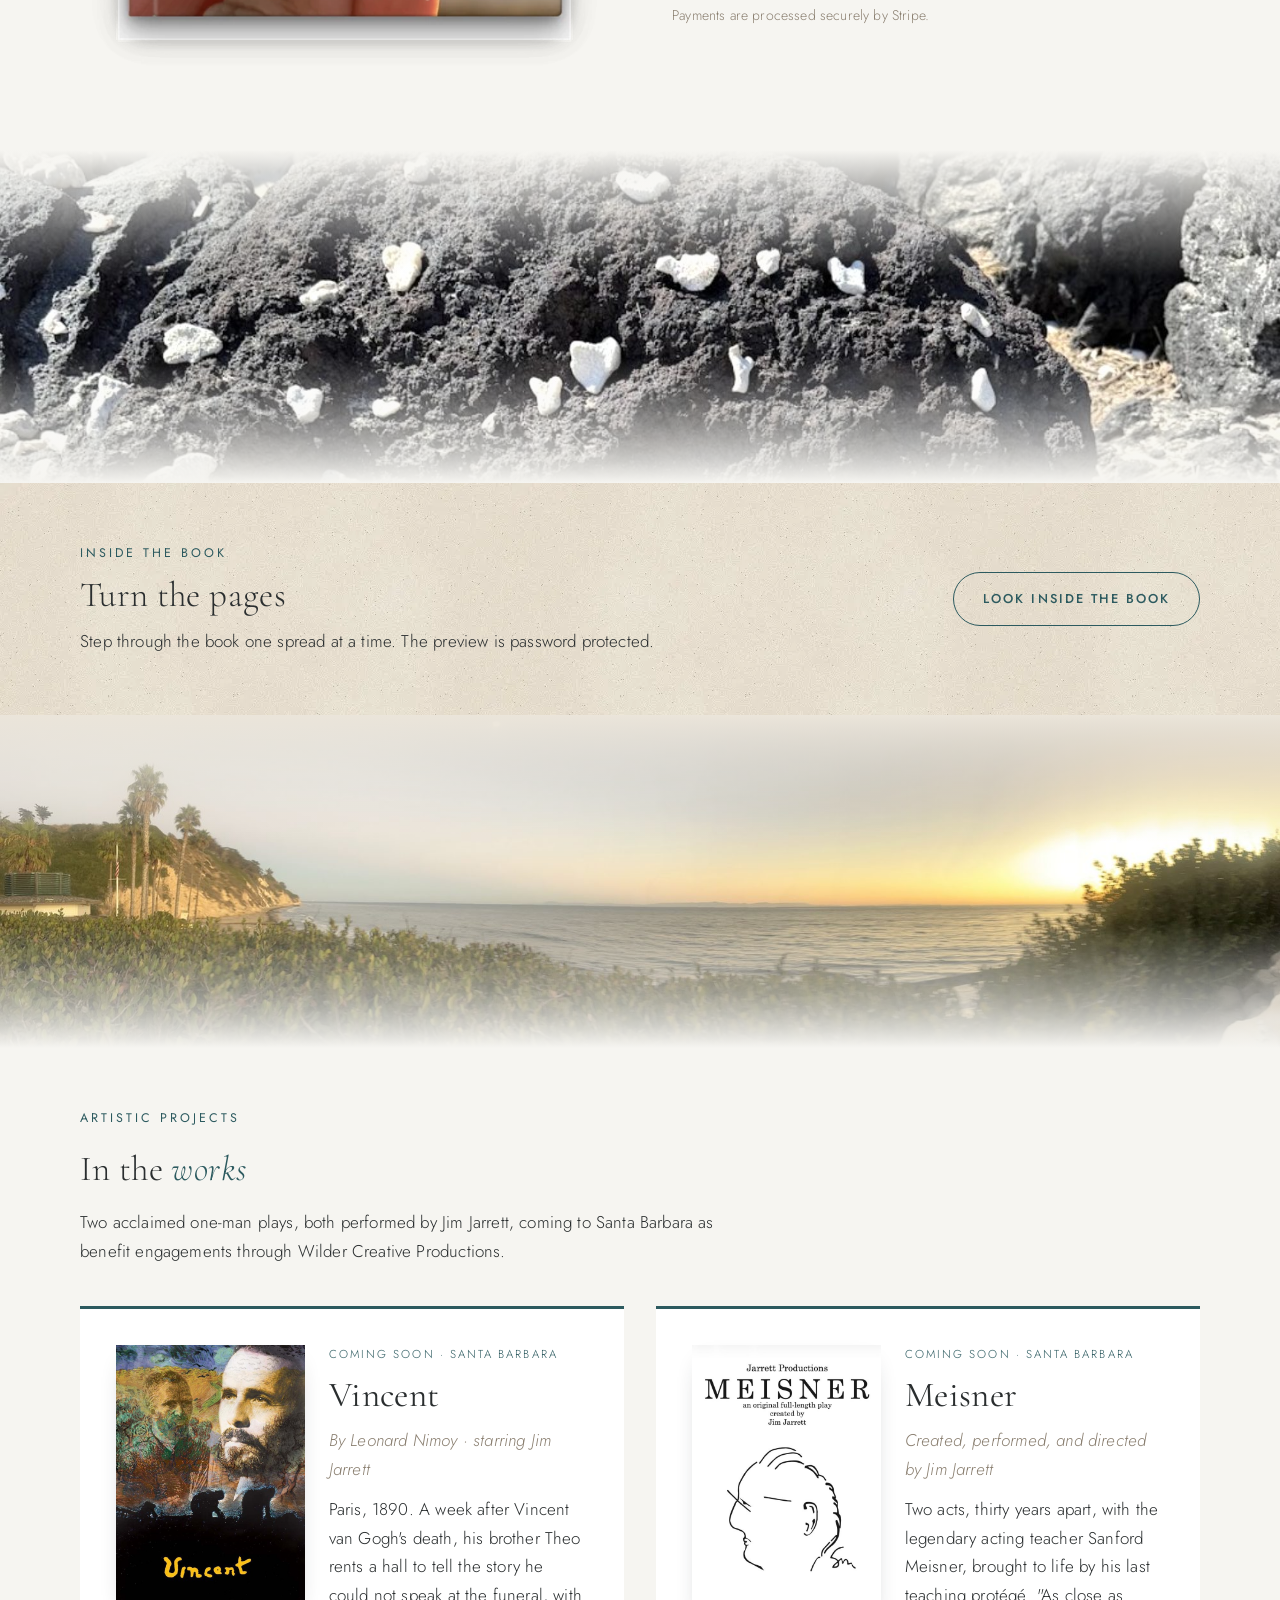
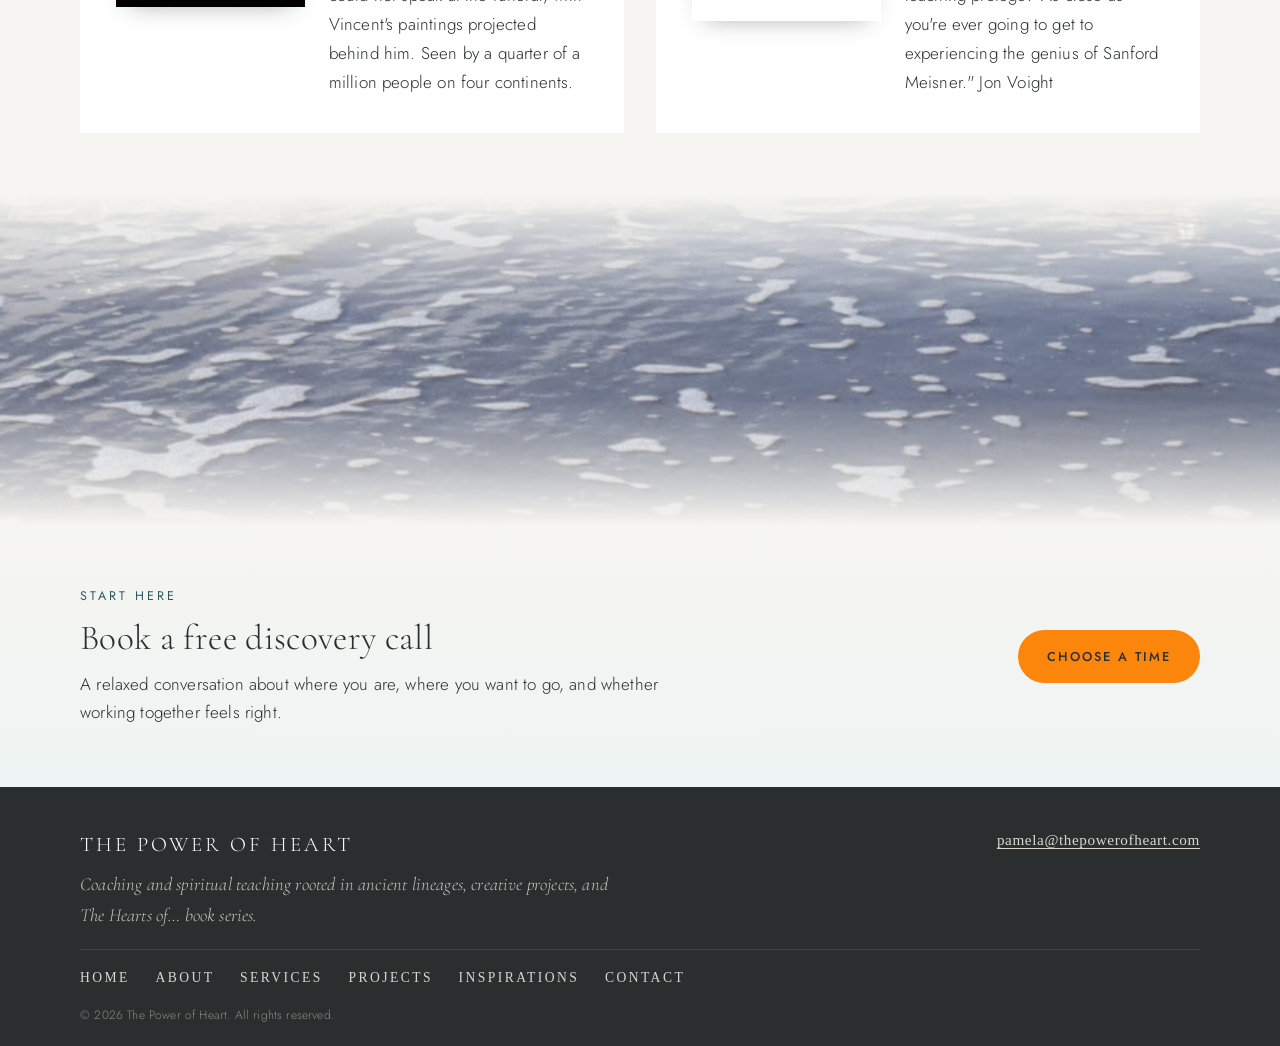
<file: projects.html>
<!doctype html>
<html lang="en">
<head>
<meta charset="utf-8">
<meta name="viewport" content="width=device-width, initial-scale=1, viewport-fit=cover">
<title>The Hearts of Mauna Kea Book &amp; Creative Projects | The Power of Heart</title>
<meta name="description" content="The Hearts of Mauna Kea pairs photographs and sentiments from a special place and time, with heart-shaped rocks that carry a depth of heartfulness and meaning. Order your copy.">
<link rel="canonical" href="https://www.thepowerofheart.com/projects.html">
<meta name="robots" content="index, follow">
<meta property="og:type" content="website">
<meta property="og:site_name" content="The Power of Heart">
<meta property="og:title" content="The Hearts of Mauna Kea Book &amp; Creative Projects | The Power of Heart">
<meta property="og:description" content="The Hearts of Mauna Kea pairs photographs and sentiments from a special place and time, with heart-shaped rocks that carry a depth of heartfulness and meaning. Order your copy.">
<meta property="og:url" content="https://www.thepowerofheart.com/projects.html">
<meta property="og:image" content="https://www.thepowerofheart.com/images/share-image.jpg">
<meta name="twitter:card" content="summary_large_image">
<meta name="claude:viewport-fit-sides" content="cover">
<link rel="preconnect" href="https://fonts.googleapis.com">
<link rel="preconnect" href="https://fonts.gstatic.com" crossorigin>
<link rel="stylesheet" href="https://fonts.googleapis.com/css2?family=Cormorant+Garamond:ital,wght@0,300;0,400;0,500;1,300;1,400&family=Jost:wght@300;400;500&display=swap">
<link rel="stylesheet" href="styles.css?v=752d4c06">
<script type="application/ld+json">
{
  "@context": "https://schema.org",
  "@type": "Book",
  "name": "The Hearts of Mauna Kea",
  "author": {
    "@type": "Person",
    "name": "Pamela"
  },
  "url": "https://www.thepowerofheart.com/projects.html",
  "isPartOf": {
    "@type": "BookSeries",
    "name": "The Hearts of…"
  },
  "about": "Photographs and sentiments from a special place and time, where the heart-shaped rocks that arrived carried a depth of heartfulness and meaning."
}
</script>
</head>
<body>
<header id="site-header">
  <div class="bar">
    <a class="brand" href="index.html">The Power of Heart</a>
    <!-- MENU START: edit the menu here, then copy this block to every page -->
    <nav id="site-menu" aria-label="Main">
      <ul>
      <li><a href="index.html">Home</a></li>
      <li><a href="about.html">About</a></li>
      <li><a href="services.html">Services</a></li>
      <li><a href="projects.html" aria-current="page">Projects</a></li>
      <li><a href="inspirations.html">Inspirations</a></li>
      </ul>
      <a class="btn btn-small" href="https://calendly.com/pamela-thepowerofheart/30min" target="_blank" rel="noopener">Book a discovery call</a>
    </nav>
    <!-- MENU END -->
  </div>
</header>
<main>
<section class="page-hero">
  <div class="wrap stack measure">
    <p class="eyebrow">Projects</p>
    <h1>The Hearts of Mauna Kea</h1>
    <p class="lede">This book pairs photographs and sentiments from a special place and time, where the heart-shaped rocks that arrived carried a depth of heartfulness and meaning.</p>
  </div>
</section>

<section class="section" style="padding-top:0">
  <div class="wrap split">
    <figure class="book-mock"><img src="images/book-hearts-of-mauna-kea.webp" alt="Hearts of Mauna Kea, Reflections of Love and Gratitude: book cover showing a heart-shaped piece of coral held on the beach" width="614" height="520" loading="lazy" decoding="async"></figure>
    <div class="stack">
      <p class="eyebrow">Book one of The Hearts of… series</p>
      <h2>About the book</h2>
      <p>[Book description from your current site.]</p>
      <dl class="field-note">
        <dt>Price</dt><dd>$88</dd>
        <dt>Place</dt><dd>Mauna Kea Beach Hotel, Kauna‘oa Bay, Hawai‘i Island</dd>
      </dl>
      <div class="actions">
        <a class="btn" href="#request-book">Buy the book</a>
      </div>
    </div>
  </div>
</section>

<section class="section" id="hearts-of-hendrys">
  <div class="wrap stack-lg">
    <div class="stack measure">
      <p class="eyebrow">Projects</p>
      <h2 class="h1-size">Hearts of Hendry's</h2>
      <p class="lede">Listening from the Beach. [A sentence or two introducing the book.]</p>
    </div>
    <div class="split">
      <figure class="book-mock"><img src="images/book-hearts-of-hendrys.webp" alt="Hearts of Hendry's, Listening from the Beach: book cover showing a heart-shaped stone held up against a sunset over the ocean" width="614" height="520" loading="lazy" decoding="async"></figure>
      <div class="stack">
        <p class="eyebrow">Book two of The Hearts of… series</p>
        <h3 class="h2-size">About the book</h3>
        <p>[Book description.]</p>
        <dl class="field-note">
          <dt>Price</dt><dd>$88</dd>
          <dt>Place</dt><dd>Hendry's Beach, Santa Barbara, California</dd>
        </dl>
        <div class="actions">
          <a class="btn" href="https://buy.stripe.com/REPLACE_BOOK_HEARTS_OF_HENDRYS">Buy the book</a>
        </div>
        <p class="secure-note">Payments are processed securely by Stripe.</p>
      </div>
    </div>
  </div>
</section>
<figure class="band" style="--photo: url('images/coral-heart-rocks-on-lava.jpg')">
</figure>
<section class="section section-sand">
  <div class="wrap cta">
    <div>
      <p class="eyebrow">Inside the book</p>
      <h2>Turn the pages</h2>
      <p>Step through the book one spread at a time. The preview is password protected.</p>
    </div>
    <a class="btn btn-ghost" href="book-preview.html">Look inside the book</a>
  </div>
</section>


<figure class="band" style="--photo: url('images/hendrys-beach.jpg')">
</figure>

<section class="section" id="in-the-works">
  <div class="wrap stack-lg">
    <div class="stack measure">
      <p class="eyebrow">Artistic projects</p>
      <h2>In the <em>works</em></h2>
      <p>Two acclaimed one-man plays, both performed by Jim Jarrett, coming to Santa Barbara as benefit engagements through Wilder Creative Productions.</p>
    </div>
    <div class="plays">
      <article class="play">
        <img class="play-poster" src="images/play-vincent.jpg" alt="Poster for Vincent: Jim Jarrett as Theo van Gogh over a painted landscape" width="640" height="887" loading="lazy" decoding="async">
        <div class="play-text">
        <p class="meta">Coming soon · Santa Barbara</p>
        <h3>Vincent</h3>
        <p class="play-by">By Leonard Nimoy · starring Jim Jarrett</p>
        <p>Paris, 1890. A week after Vincent van Gogh's death, his brother Theo rents a hall to tell the story he could not speak at the funeral, with Vincent's paintings projected behind him. Seen by a quarter of a million people on four continents.</p>
        </div>
      </article>
      <article class="play">
        <img class="play-poster" src="images/play-meisner.jpg" alt="Poster for Meisner: a line drawing of Sanford Meisner" width="616" height="900" loading="lazy" decoding="async">
        <div class="play-text">
        <p class="meta">Coming soon · Santa Barbara</p>
        <h3>Meisner</h3>
        <p class="play-by">Created, performed, and directed by Jim Jarrett</p>
        <p>Two acts, thirty years apart, with the legendary acting teacher Sanford Meisner, brought to life by his last teaching protégé. "As close as you're ever going to get to experiencing the genius of Sanford Meisner." Jon Voight</p>
        </div>
      </article>
    </div>
  </div>
</section>
<figure class="band" style="--photo: url('images/sea-foam.jpg')">
</figure>
<section class="section section-tide">
  <div class="wrap cta">
    <div>
      <p class="eyebrow">Start here</p>
      <h2>Book a free discovery call</h2>
      <p>A relaxed conversation about where you are, where you want to go, and whether working together feels right.</p>
    </div>
    <a class="btn" href="https://calendly.com/pamela-thepowerofheart/30min" target="_blank" rel="noopener">Choose a time</a>
  </div>
</section>
</main>
<div class="modal" id="request-book" role="dialog" aria-modal="true" aria-labelledby="request-book-title">
  <a class="modal-backdrop" href="#_" aria-label="Close"></a>
  <div class="modal-card">
    <a class="modal-close" href="#_" aria-label="Close">&times;</a>
    <p class="eyebrow">The Hearts of Mauna Kea</p>
    <h2 id="request-book-title">Request a copy</h2>
    <p class="modal-note">The first edition has sold out. Leave your details and I will be in touch as soon as more copies are available.</p>
    <form class="request-form" action="https://formsubmit.co/pamela@thepowerofheart.com" method="POST">
      <input type="hidden" name="_subject" value="Book request: The Hearts of Mauna Kea">
      <input type="hidden" name="_template" value="table">
      <input type="hidden" name="Book" value="The Hearts of Mauna Kea">
      <input type="text" name="_honey" class="hp" tabindex="-1" autocomplete="off" aria-hidden="true">
      <div class="form-row">
        <label>Name<input type="text" name="name" autocomplete="name" required></label>
        <label>Email<input type="email" name="email" autocomplete="email" required></label>
      </div>
      <label class="copies">Copies<input type="number" name="copies" min="1" value="1" inputmode="numeric"></label>
      <label><span>Message <span class="muted">(optional)</span></span><textarea name="message" rows="3"></textarea></label>
      <button class="btn" type="submit">Send request</button>
    </form>
  </div>
</div>
<footer id="site-footer">
  <div class="footer-inner">
    <div>
      <p class="footer-name">The Power of Heart</p>
      <p class="footer-tag">Coaching and spiritual teaching rooted in ancient lineages, creative projects, and The Hearts of… book series.</p>
    </div>
    <nav class="footer-links" aria-label="Footer">
      <a href="index.html">Home</a>
      <a href="about.html">About</a>
      <a href="services.html">Services</a>
      <a href="projects.html">Projects</a>
      <a href="inspirations.html">Inspirations</a>
      <a href="contact.html">Contact</a>
    </nav>
    <div class="footer-contact">
      <p><a href="mailto:pamela@thepowerofheart.com" style="color:inherit">pamela@thepowerofheart.com</a></p>
      <p class="footer-social"><!-- Add social links, e.g. <a href="https://instagram.com/yourname">Instagram</a> --></p>
    </div>
  </div>
  <p class="footer-copy">© 2026 The Power of Heart. All rights reserved.</p>
</footer>
</body>
</html>
</file>
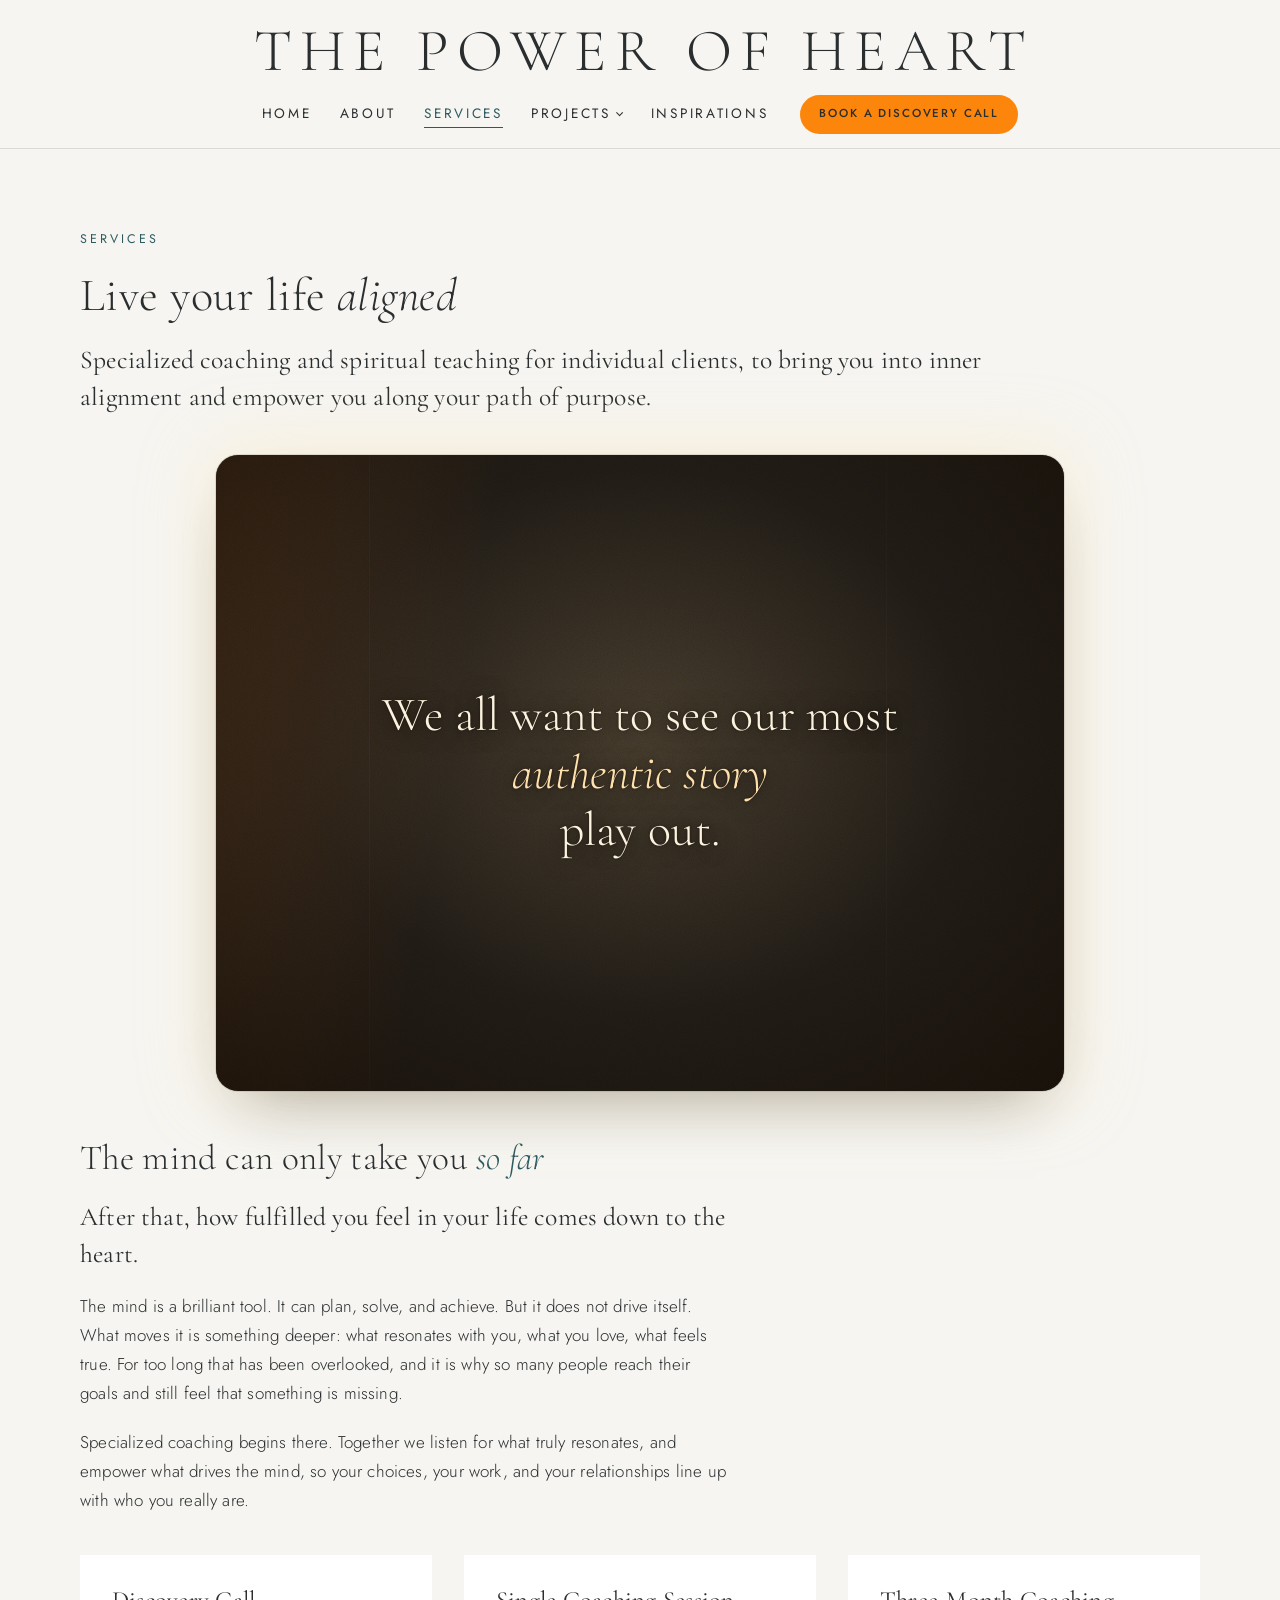
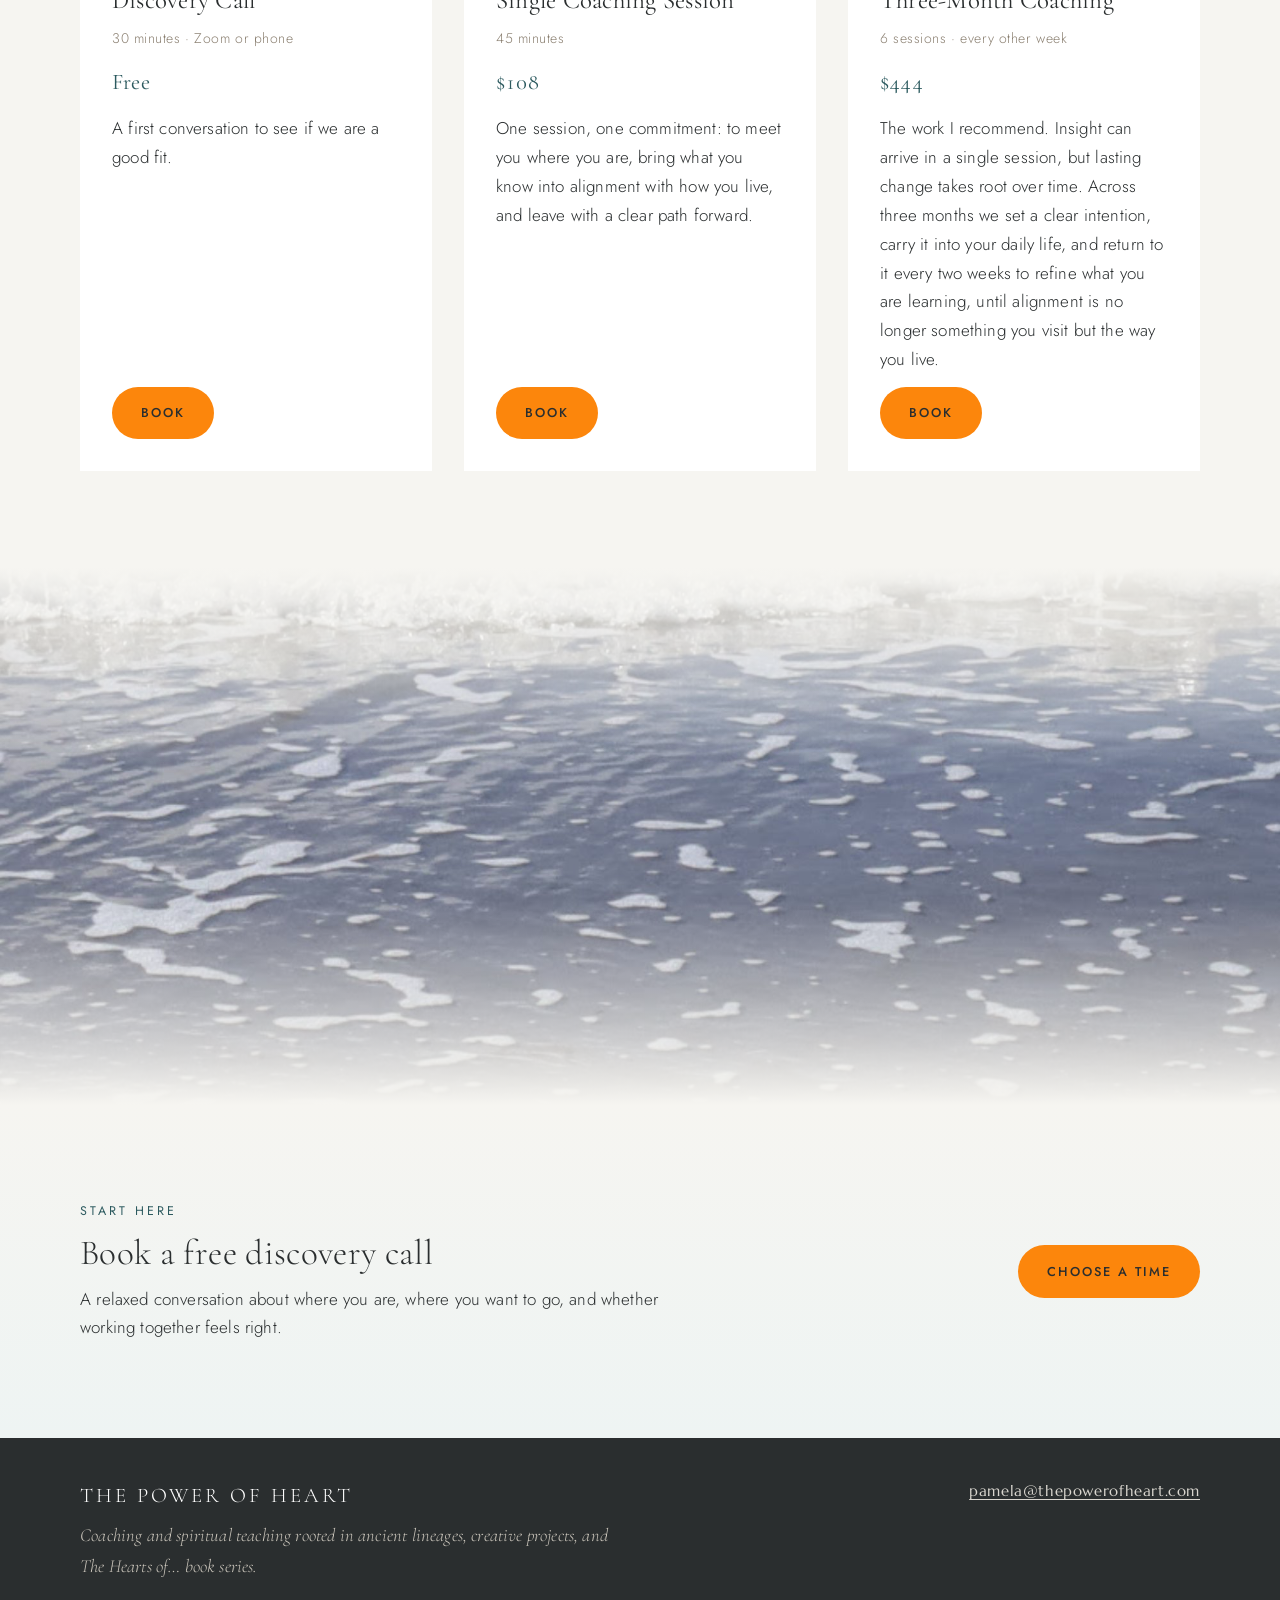
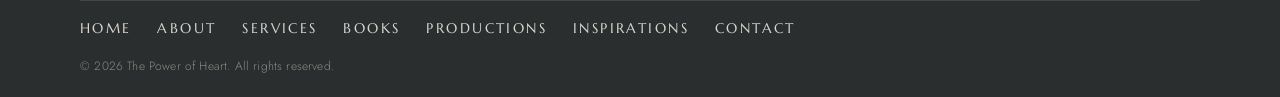
<file: services.html>
<!doctype html>
<html lang="en">
<head>
<meta charset="utf-8">
<meta name="viewport" content="width=device-width, initial-scale=1, viewport-fit=cover">
<title>Coaching &amp; Spiritual Teaching Services | The Power of Heart</title>
<meta name="description" content="Alignment coaching sessions and a three-month coaching program rooted in ancient lineages. Book a free discovery call.">
<link rel="canonical" href="https://www.thepowerofheart.com/services.html">
<meta name="robots" content="index, follow">
<meta property="og:type" content="website">
<meta property="og:site_name" content="The Power of Heart">
<meta property="og:title" content="Coaching &amp; Spiritual Teaching Services | The Power of Heart">
<meta property="og:description" content="Alignment coaching sessions and a three-month coaching program rooted in ancient lineages. Book a free discovery call.">
<meta property="og:url" content="https://www.thepowerofheart.com/services.html">
<meta property="og:image" content="https://www.thepowerofheart.com/images/share-image.jpg">
<meta name="twitter:card" content="summary_large_image">
<meta name="claude:viewport-fit-sides" content="cover">
<link rel="preconnect" href="https://fonts.googleapis.com">
<link rel="preconnect" href="https://fonts.gstatic.com" crossorigin>
<link rel="stylesheet" href="https://fonts.googleapis.com/css2?family=Cormorant+Garamond:ital,wght@0,300;0,400;0,500;0,600;1,300;1,400&family=Jost:wght@300;400;500&family=Marcellus&display=swap">
<link rel="stylesheet" href="styles.css?v=f67de44a">
<script type="application/ld+json">
{
  "@context": "https://schema.org",
  "@type": "Service",
  "name": "Heart-focused coaching and spiritual teaching",
  "provider": {
    "@type": "ProfessionalService",
    "name": "The Power of Heart",
    "url": "https://www.thepowerofheart.com/"
  },
  "serviceType": "Life coaching",
  "areaServed": "Worldwide",
  "description": "Inner alignment coaching for individual clients, connecting them with peace, fulfillment, joy, clarity, and abundance."
}
</script>
</head>
<body>
<header id="site-header">
  <div class="bar">
    <a class="brand" href="index.html">The Power of Heart</a>
    <!-- MENU START: edit the menu here, then copy this block to every page -->
    <nav id="site-menu" aria-label="Main">
      <ul>
      <li><a href="index.html">Home</a></li>
      <li><a href="about.html">About</a></li>
      <li><a href="services.html" aria-current="page">Services</a></li>
      <li class="has-sub"><details><summary>Projects</summary><ul class="sub"><li><a href="books.html">Books</a></li><li><a href="productions.html">Productions</a></li></ul></details></li>
      <li><a href="inspirations.html">Inspirations</a></li>
      </ul>
      <a class="btn btn-small" href="https://calendly.com/pamela-thepowerofheart/30min" target="_blank" rel="noopener">Book a discovery call</a>
    </nav>
    <!-- MENU END -->
  </div>
</header>
<main>
<section class="page-hero">
  <div class="wrap stack measure">
    <p class="eyebrow">Services</p>
    <h1>Live your life <em>aligned</em></h1>
    <p class="lede">Specialized coaching and spiritual teaching for individual clients, to bring you into inner alignment and empower you along your path of purpose.</p>
  </div>
  <figure class="screen-wrap">
  <style>.screen img { animation-duration: 42s, 0.9s; }@keyframes screen-show { 0% { opacity: 0; } 2.57% { opacity: 1; } 14.29% { opacity: 1; } 16.86% { opacity: 0; } 100% { opacity: 0; } }</style>
  <div class="screen">
    <img src="images/ocean-sparkle.jpg" alt="Sunlight sparkling on the ocean" width="800" height="600" style="--i:0" loading="eager" decoding="async"><img src="images/coral-heart-in-hand.jpg" alt="A heart-shaped piece of coral held in a hand" width="800" height="600" style="--i:1" loading="eager" decoding="async"><img src="images/golden-water.jpg" alt="Golden evening light on gentle waves" width="800" height="600" style="--i:2" loading="lazy" decoding="async"><img src="images/sea-foam.jpg" alt="White sea foam on the sand" width="800" height="600" style="--i:3" loading="lazy" decoding="async"><img src="images/heart-rocks-sandstone.jpg" alt="Heart-shaped stones beside a sandstone boulder" width="800" height="600" style="--i:4" loading="lazy" decoding="async"><img src="images/silver-ocean.jpg" alt="Silver light on the open ocean" width="800" height="600" style="--i:5" loading="lazy" decoding="async"><img src="images/shoreline-pebbles.jpg" alt="Pebbles along the shoreline" width="800" height="600" style="--i:6" loading="lazy" decoding="async">
    <figcaption class="screen-line">We all want to see our most <em>authentic story</em> play out.</figcaption>
  </div>
</figure>
</section>

<section class="section" id="coaching" style="padding-top:0">
  <div class="wrap stack-lg">
    <div class="stack measure">
      <h2>The mind can only take you <em>so far</em></h2>
      <p class="lede">After that, how fulfilled you feel in your life comes down to the heart.</p>
      <p>The mind is a brilliant tool. It can plan, solve, and achieve. But it does not drive itself. What moves it is something deeper: what resonates with you, what you love, what feels true. For too long that has been overlooked, and it is why so many people reach their goals and still feel that something is missing.</p>
      <p>Specialized coaching begins there. Together we listen for what truly resonates, and empower what drives the mind, so your choices, your work, and your relationships line up with who you really are.</p>
    </div>
    <div class="products">
      <article class="product">
        <h3>Discovery Call</h3>
        <p class="meta">30 minutes · Zoom or phone</p>
        <p class="price">Free</p>
        <p>A first conversation to see if we are a good fit.</p>
        <a class="btn" href="https://calendly.com/pamela-thepowerofheart/30min" target="_blank" rel="noopener">Book</a>
      </article>
      <article class="product">
        <h3>Single Coaching Session</h3>
        <p class="meta">45 minutes</p>
        <p class="price">$108</p>
        <p>One session, one commitment: to meet you where you are, bring what you know into alignment with how you live, and leave with a clear path forward.</p>
        <a class="btn" href="https://calendly.com/pamela-thepowerofheart/30min" target="_blank" rel="noopener">Book</a>
      </article>
      <article class="product">
        <h3>Three-Month Coaching</h3>
        <p class="meta">6 sessions · every other week</p>
        <p class="price">$444</p>
        <p>The work I recommend. Insight can arrive in a single session, but lasting change takes root over time. Across three months we set a clear intention, carry it into your daily life, and return to it every two weeks to refine what you are learning, until alignment is no longer something you visit but the way you live.</p>
        <a class="btn" href="https://calendly.com/pamela-thepowerofheart/30min" target="_blank" rel="noopener">Book</a>
      </article>
    </div>
  </div>
</section>

<figure class="band" style="--photo: url('images/sea-foam.jpg')">
</figure>
<section class="section section-tide">
  <div class="wrap cta">
    <div>
      <p class="eyebrow">Start here</p>
      <h2>Book a free discovery call</h2>
      <p>A relaxed conversation about where you are, where you want to go, and whether working together feels right.</p>
    </div>
    <a class="btn" href="https://calendly.com/pamela-thepowerofheart/30min" target="_blank" rel="noopener">Choose a time</a>
  </div>
</section>
</main>


<footer id="site-footer">
  <div class="footer-inner">
    <div>
      <p class="footer-name">The Power of Heart</p>
      <p class="footer-tag">Coaching and spiritual teaching rooted in ancient lineages, creative projects, and The Hearts of… book series.</p>
    </div>
    <nav class="footer-links" aria-label="Footer">
      <a href="index.html">Home</a>
      <a href="about.html">About</a>
      <a href="services.html">Services</a>
      <a href="books.html">Books</a>
      <a href="productions.html">Productions</a>
      <a href="inspirations.html">Inspirations</a>
      <a href="contact.html">Contact</a>
    </nav>
    <div class="footer-contact">
      <p><a href="mailto:pamela@thepowerofheart.com" style="color:inherit">pamela@thepowerofheart.com</a></p>
      <p class="footer-social"><!-- Add social links, e.g. <a href="https://instagram.com/yourname">Instagram</a> --></p>
    </div>
  </div>
  <p class="footer-copy">© 2026 The Power of Heart. All rights reserved.</p>
</footer>
</body>
</html>
</file>
<file: styles.css>
/* Layout: calm single column, wide photo bands, wave dividers between sea and shore sections.
   Deliberately one light theme: sea salt, sand, basalt, and deep tide water. */
:root {
  --salt: #f6f5f1;       /* page background */
  --sand: #ebe5da;       /* soft sections */
  --driftwood: #8a7f70;  /* muted text, rules */
  --basalt: #2a2e2f;     /* body text */
  --tide: #2c5a5f;       /* accent: deep ocean teal */
  --tide-deep: #1f4246;
  --seaglass: #b7d0ca;   /* light ocean accent */
  --ember: #c4622d;      /* Mauna Kea sunset orange: main buttons */
  --ember-deep: #a44f22;
  --foam: #ffffff;

  --font-display: "Marcellus", "Cormorant Garamond", Georgia, serif;
  --font-body: "Mulish", "Helvetica Neue", Arial, sans-serif;
  --font-voice: "Cormorant Garamond", Georgia, serif; /* wisdom teachings and quotes */

  --step--1: 0.875rem;
  --step-0: 1.0625rem;
  --step-1: 1.3rem;
  --step-2: 1.75rem;
  --step-3: 2.4rem;
  --step-4: clamp(2.5rem, 6vw, 3.9rem);

  --wrap: 72rem;
  --gutter-l: max(16px, env(safe-area-inset-left, 0px));
  --gutter-r: max(16px, env(safe-area-inset-right, 0px));
  color-scheme: light;
}

*, *::before, *::after { box-sizing: border-box; }
html { scroll-behavior: smooth; }
body {
  margin: 0;
  background: var(--salt);
  color: var(--basalt);
  font-family: var(--font-body);
  font-size: var(--step-0);
  line-height: 1.7;
  -webkit-font-smoothing: antialiased;
}
img { max-width: 100%; display: block; }
a { color: var(--tide); text-underline-offset: 3px; }
a:hover { color: var(--tide-deep); }
:focus-visible { outline: 2px solid var(--tide); outline-offset: 3px; border-radius: 2px; }

h1, h2, h3 {
  font-family: var(--font-display);
  font-weight: 400;
  line-height: 1.15;
  color: var(--basalt);
  text-wrap: balance;
  margin: 0;
}
h1 { font-size: var(--step-4); letter-spacing: 0.01em; }
h2 { font-size: var(--step-3); }
h3 { font-size: var(--step-1); }
p { margin: 0; }

.eyebrow {
  font-size: var(--step--1);
  letter-spacing: 0.18em;
  text-transform: uppercase;
  color: var(--tide);
  font-weight: 600;
}
.lede { font-size: var(--step-1); line-height: 1.6; color: var(--basalt); max-width: 36em; }
.muted { color: var(--driftwood); }
.measure { max-width: 38em; }

/* ---------- containers ---------- */
.wrap {
  max-width: var(--wrap);
  margin: 0 auto;
  padding-left: var(--gutter-l);
  padding-right: var(--gutter-r);
}
.section { padding-block: clamp(3.5rem, 8vw, 6rem); }
.section-sand { background: var(--sand); }
.section-tide { background: var(--tide); color: var(--foam); }
.section-tide h2, .section-tide h3 { color: var(--foam); }
.section-tide .eyebrow { color: var(--seaglass); }
.stack { display: flex; flex-direction: column; gap: 1.25rem; }
.stack-lg { display: flex; flex-direction: column; gap: 2.5rem; }

/* ---------- header ---------- */
body::before {
  content: ""; position: fixed; inset: 0 0 auto; height: env(safe-area-inset-top, 0px);
  z-index: 30; background: var(--salt);
}
#site-header {
  position: sticky; top: env(safe-area-inset-top, 0px); z-index: 20;
  background: color-mix(in srgb, var(--salt) 92%, transparent);
  backdrop-filter: blur(8px);
  border-bottom: 1px solid color-mix(in srgb, var(--driftwood) 25%, transparent);
}
.bar {
  max-width: var(--wrap); margin: 0 auto;
  padding-left: var(--gutter-l); padding-right: var(--gutter-r); padding-block: 1.1rem 0.9rem;
  display: flex; flex-direction: column; align-items: center; gap: 0.7rem;
}
.brand {
  font-family: var(--font-display); font-size: clamp(1.9rem, 4.5vw, 2.9rem); line-height: 1.1;
  color: var(--basalt); text-decoration: none; text-align: center; text-wrap: balance;
}
#site-menu {
  display: flex; flex-wrap: wrap; align-items: center; justify-content: center;
  gap: 0.75rem 2rem;
}
#site-menu ul {
  list-style: none; margin: 0; padding: 0;
  display: flex; flex-wrap: wrap; justify-content: center; gap: 0.4rem 1.75rem;
}
#site-menu ul a {
  color: var(--basalt); text-decoration: none; font-size: 0.95rem; letter-spacing: 0.08em; text-transform: uppercase;
  padding-block: 0.25rem; border-bottom: 1px solid transparent;
}
#site-menu ul a:hover { color: var(--tide); }
#site-menu ul a[aria-current="page"] { color: var(--tide); border-bottom-color: var(--tide); }
@media (max-width: 600px) {
  #site-menu ul { gap: 0.3rem 1.1rem; }
  #site-menu ul a { font-size: 0.82rem; letter-spacing: 0.06em; }
}

/* ---------- buttons ---------- */
.btn {
  display: inline-block; text-decoration: none; text-align: center;
  background: var(--ember); color: var(--foam);
  padding: 0.85rem 1.6rem; border-radius: 999px;
  font-weight: 600; letter-spacing: 0.04em; font-size: 0.95rem;
  transition: background 0.2s ease;
}
.btn:hover { background: var(--ember-deep); color: var(--foam); }
.btn-small { padding: 0.55rem 1.15rem; font-size: 0.85rem; white-space: nowrap; }
.btn-ghost { background: transparent; color: var(--tide); border: 1px solid var(--tide); }
.btn-ghost:hover { background: var(--tide); color: var(--foam); }
.section-tide .btn { background: var(--ember); color: var(--foam); }
.section-tide .btn:hover { background: var(--ember-deep); }
.actions { display: flex; flex-wrap: wrap; gap: 0.85rem; align-items: center; }

/* ---------- hero ---------- */
.hero { position: relative; overflow: hidden; padding-block: clamp(3.5rem, 9vw, 7rem); }
.hero-grid {
  display: grid; grid-template-columns: 1.1fr 0.9fr; gap: clamp(2rem, 5vw, 4rem); align-items: center;
}
.hero-grid > * { min-width: 0; }
.hero h1 em { font-family: var(--font-voice); font-style: italic; color: var(--tide); }
@media (max-width: 800px) { .hero-grid { grid-template-columns: 1fr; } }
.page-hero { padding-block: clamp(3rem, 7vw, 5rem) clamp(2rem, 4vw, 3rem); }

/* Waves */
.wave { display: block; width: 100%; height: clamp(40px, 6vw, 80px); margin-bottom: -1px; }
.wave path { fill: var(--sand); }
.wave.to-tide path { fill: var(--tide); }
.wave.to-salt path { fill: var(--salt); }
.wave-flip { transform: scaleY(-1); }

/* ---------- photo placeholders ---------- */
/* Replace each .photo with <img src="images/your-photo.jpg" alt="..."> when you have photos. */
.photo {
  position: relative; aspect-ratio: 4 / 5; max-width: 100%; border-radius: 2px; overflow: hidden;
  background:
    radial-gradient(120% 70% at 50% 110%, var(--tide) 0%, transparent 60%),
    linear-gradient(180deg, #dfe8e6 0%, var(--seaglass) 55%, #7fa6a2 100%);
  display: flex; align-items: flex-end;
}
.photo.wide { aspect-ratio: 16 / 9; }
.photo.square { aspect-ratio: 1; }
.photo.sand {
  background:
    radial-gradient(60% 40% at 30% 70%, #d9cfbf 0%, transparent 70%),
    linear-gradient(160deg, #f1ece3 0%, #ddd3c4 100%);
}
.photo.basalt {
  background:
    radial-gradient(80% 60% at 70% 20%, #6c7474 0%, transparent 70%),
    linear-gradient(200deg, #4a5152 0%, #2a2e2f 100%);
}
.photo-label {
  margin: 0.75rem; padding: 0.35rem 0.7rem; border-radius: 2px;
  background: color-mix(in srgb, var(--foam) 85%, transparent); color: var(--basalt);
  font-size: 0.78rem; letter-spacing: 0.04em; line-height: 1.4;
}
.photo img { position: absolute; inset: 0; width: 100%; height: 100%; object-fit: cover; }

/* ---------- three paths ---------- */
.paths { display: grid; grid-template-columns: repeat(3, 1fr); gap: clamp(1.5rem, 3vw, 2.5rem); }
.paths > * { min-width: 0; }
@media (max-width: 860px) { .paths { grid-template-columns: 1fr; } }
.path { display: flex; flex-direction: column; gap: 1rem; }
.path .photo { aspect-ratio: 3 / 2; }
.path h3 { font-size: var(--step-2); }
.path .more { margin-top: auto; font-weight: 600; font-size: 0.95rem; text-decoration: none; }
.path .more::after { content: " →"; }

/* ---------- split rows ---------- */
.split { display: grid; grid-template-columns: 1fr 1fr; gap: clamp(2rem, 5vw, 4.5rem); align-items: center; }
.split > * { min-width: 0; }
.split.reverse > :first-child { order: 2; }
@media (max-width: 800px) { .split { grid-template-columns: 1fr; } .split.reverse > :first-child { order: 0; } }

/* ---------- teaching card (book pairing) ---------- */
.teaching {
  background: var(--foam); padding: clamp(1.5rem, 4vw, 2.5rem);
  border-left: 3px solid var(--seaglass);
  display: flex; flex-direction: column; gap: 1rem;
}
.teaching blockquote {
  margin: 0; font-family: var(--font-voice); font-size: clamp(1.4rem, 2.6vw, 1.85rem);
  font-style: italic; line-height: 1.35; color: var(--basalt);
}
.field-note {
  display: grid; grid-template-columns: auto 1fr; gap: 0.3rem 1rem;
  font-size: var(--step--1); color: var(--driftwood); margin: 0;
  font-variant-numeric: tabular-nums;
}
.field-note dt { text-transform: uppercase; letter-spacing: 0.12em; font-size: 0.72rem; padding-top: 0.15rem; }
.field-note dd { margin: 0; color: var(--basalt); }

/* ---------- steps (real sequence) ---------- */
.steps { list-style: none; margin: 0; padding: 0; display: grid; grid-template-columns: repeat(3, 1fr); gap: 2rem; counter-reset: step; }
.steps > li { min-width: 0; display: flex; flex-direction: column; gap: 0.6rem; counter-increment: step; }
.steps > li::before {
  content: counter(step); font-family: var(--font-display); font-size: 1.1rem; color: var(--tide);
  width: 2.4rem; height: 2.4rem; border: 1px solid var(--tide); border-radius: 50%;
  display: grid; place-items: center;
}
.section-tide .steps > li::before { color: var(--foam); border-color: var(--seaglass); }
@media (max-width: 800px) { .steps { grid-template-columns: 1fr; } }

/* ---------- offerings list ---------- */
.offers { display: grid; grid-template-columns: repeat(2, 1fr); gap: 0; border-top: 1px solid color-mix(in srgb, var(--driftwood) 35%, transparent); }
.offers > * { min-width: 0; }
.offer {
  padding-block: 1.75rem; padding-right: 2rem; display: flex; flex-direction: column; gap: 0.5rem;
  border-bottom: 1px solid color-mix(in srgb, var(--driftwood) 35%, transparent);
}
.offer .meta { font-size: var(--step--1); color: var(--driftwood); letter-spacing: 0.04em; }
@media (max-width: 700px) { .offers { grid-template-columns: 1fr; } }

/* ---------- projects grid ---------- */
.projects { display: grid; grid-template-columns: repeat(3, 1fr); gap: 2rem; }
.projects > * { min-width: 0; }
.project { display: flex; flex-direction: column; gap: 0.75rem; }
.project .photo { aspect-ratio: 4 / 3; }
.project .meta { font-size: var(--step--1); color: var(--driftwood); text-transform: uppercase; letter-spacing: 0.12em; }
@media (max-width: 860px) { .projects { grid-template-columns: repeat(2, 1fr); } }
@media (max-width: 560px) { .projects { grid-template-columns: 1fr; } }

/* ---------- book series ---------- */
.series { display: grid; grid-template-columns: repeat(3, 1fr); gap: 2rem; }
.series > * { min-width: 0; }
.volume { display: flex; flex-direction: column; gap: 0.6rem; }
.volume .photo { aspect-ratio: 2 / 3; }
.volume .status { font-size: 0.75rem; letter-spacing: 0.14em; text-transform: uppercase; color: var(--tide); font-weight: 600; }
@media (max-width: 700px) { .series { grid-template-columns: 1fr 1fr; } }

/* ---------- quote / testimonial ---------- */
.quote { text-align: left; max-width: 44rem; display: flex; flex-direction: column; gap: 1rem; }
.quote p.q { font-family: var(--font-voice); font-style: italic; font-size: clamp(1.5rem, 3vw, 2.1rem); line-height: 1.35; }
.quote .who { font-size: var(--step--1); letter-spacing: 0.1em; text-transform: uppercase; }

/* ---------- call to action band ---------- */
.cta { display: flex; flex-wrap: wrap; justify-content: space-between; align-items: center; gap: 2rem; }
.cta > div { min-width: 0; max-width: 38rem; display: flex; flex-direction: column; gap: 0.75rem; }

/* ---------- booking page ---------- */
.booking-box {
  background: var(--foam); padding: clamp(1.5rem, 4vw, 2.75rem);
  display: flex; flex-direction: column; gap: 1.25rem; align-items: flex-start;
  border-top: 3px solid var(--tide);
}
.checklist { list-style: none; margin: 0; padding: 0; display: flex; flex-direction: column; gap: 0.7rem; }
.checklist li { display: grid; grid-template-columns: 1.25rem 1fr; gap: 0.6rem; }
.checklist li::before { content: ""; width: 0.55rem; height: 0.55rem; margin-top: 0.6rem; border-radius: 50%; background: var(--seaglass); }

/* ---------- footer ---------- */
#site-footer { background: var(--basalt); color: #d9d6cf; padding-block: 3.5rem 2rem; }
.footer-inner {
  max-width: var(--wrap); margin: 0 auto; padding-left: var(--gutter-l); padding-right: var(--gutter-r);
  display: grid; grid-template-columns: 1.4fr 1fr 1fr; gap: 2rem;
}
.footer-inner > * { min-width: 0; }
.footer-name { font-family: var(--font-display); font-size: 1.4rem; color: var(--foam); }
.footer-tag { font-size: var(--step--1); color: #a9a59d; margin-top: 0.4rem; max-width: 22rem; }
.footer-links { display: flex; flex-direction: column; gap: 0.4rem; }
.footer-links a, .footer-social a { color: #d9d6cf; text-decoration: none; font-size: 0.95rem; }
.footer-links a:hover, .footer-social a:hover { color: var(--seaglass); }
.footer-contact { font-size: 0.95rem; display: flex; flex-direction: column; gap: 0.5rem; overflow-wrap: anywhere; }
.footer-social { display: flex; flex-wrap: wrap; gap: 1rem; }
.footer-copy {
  max-width: var(--wrap); margin: 2.5rem auto 0; padding-left: var(--gutter-l); padding-right: var(--gutter-r);
  font-size: 0.8rem; color: #8e8a83;
}
@media (max-width: 700px) { .footer-inner { grid-template-columns: 1fr; } }

@media (prefers-reduced-motion: reduce) { html { scroll-behavior: auto; } * { transition: none !important; } }

/* ---------- products & services with Stripe buttons ---------- */
.products { display: grid; grid-template-columns: repeat(auto-fill, minmax(min(100%, 19rem), 1fr)); gap: 2rem; }
.products > * { min-width: 0; }
.product {
  background: var(--foam); padding: clamp(1.4rem, 3vw, 2rem);
  display: flex; flex-direction: column; gap: 0.8rem;
}
.section-sand .product { background: var(--salt); }
.product .photo { aspect-ratio: 3 / 2; margin: calc(-1 * clamp(1.4rem, 3vw, 2rem)); margin-bottom: 0.4rem; }
.product .price { font-family: var(--font-display); font-size: var(--step-1); color: var(--tide); font-variant-numeric: tabular-nums; }
.product .meta { font-size: var(--step--1); color: var(--driftwood); letter-spacing: 0.04em; }
.product .btn { margin-top: auto; align-self: flex-start; }
.secure-note { font-size: var(--step--1); color: var(--driftwood); }
.pillars { list-style: none; margin: 0; padding: 0; display: flex; flex-wrap: wrap; gap: 0.6rem; }
.pillars li {
  border: 1px solid var(--seaglass); color: var(--tide-deep); background: var(--foam);
  padding: 0.3rem 0.9rem; border-radius: 999px; font-size: 0.9rem; letter-spacing: 0.04em;
}

/* ---------- sand texture ---------- */
.section-sand { background: var(--sand) url("images/sand.webp") repeat; background-size: 512px; }

/* ---------- ethereal beach photography ----------
   Drop photos into the images folder with these names and they appear automatically:
   mauna-kea-beach.jpg, hendrys-beach.jpg, sea-foam.jpg.
   Until then a soft sky / sea / foam / sand wash shows in their place. */
:root {
  --mist: #eef4f3;
  --beach-wash: linear-gradient(180deg, #eef3f3 0%, #dbe9e7 34%, #b9d6d1 47%, #f4f8f7 56%, #eef0ea 66%, #e9e1d3 100%);
}
.band {
  position: relative; margin: 0;
  height: clamp(260px, 42vw, 580px);
  background-image: var(--photo, none), var(--beach-wash);
  background-size: cover; background-position: center;
}
.band::before, .band::after {
  content: ""; position: absolute; left: 0; right: 0; height: 38%; pointer-events: none;
}
.band::before { top: 0; background: linear-gradient(180deg, var(--salt), color-mix(in srgb, var(--salt) 0%, transparent)); }
.band::after { bottom: 0; background: linear-gradient(0deg, var(--salt), color-mix(in srgb, var(--salt) 0%, transparent)); }
.band figcaption {
  position: absolute; z-index: 1; bottom: clamp(0.75rem, 2vw, 1.5rem);
  left: max(16px, env(safe-area-inset-left, 0px)); right: max(16px, env(safe-area-inset-right, 0px));
  max-width: var(--wrap); margin: 0 auto;
  display: flex; flex-wrap: wrap; align-items: baseline; gap: 0.25rem 0.9rem;
}
.band-place { font-family: var(--font-voice); font-style: italic; font-size: clamp(1.3rem, 2.4vw, 1.75rem); color: var(--basalt); }
.band-where { font-size: 0.75rem; letter-spacing: 0.18em; text-transform: uppercase; color: var(--driftwood); }
.section-sand + .band::before { background: linear-gradient(180deg, var(--sand), color-mix(in srgb, var(--sand) 0%, transparent)); }

/* Home hero: full-width beach photo behind a soft white mist */
.hero-photo {
  position: relative; overflow: hidden;
  background-image:
    linear-gradient(90deg, color-mix(in srgb, var(--salt) 94%, transparent) 0%, color-mix(in srgb, var(--salt) 78%, transparent) 42%, color-mix(in srgb, var(--salt) 0%, transparent) 78%),
    linear-gradient(0deg, var(--salt) 0%, color-mix(in srgb, var(--salt) 0%, transparent) 22%),
    var(--photo, none), var(--beach-wash);
  background-size: cover; background-position: center;
  padding-block: clamp(4rem, 10vw, 8rem) clamp(5rem, 11vw, 9rem);
}
.hero-text { max-width: 36rem; }
.hero-credit {
  position: absolute; right: max(16px, env(safe-area-inset-right, 0px)); bottom: 1rem;
  font-size: 0.72rem; letter-spacing: 0.16em; text-transform: uppercase; color: var(--driftwood);
}
@media (max-width: 800px) {
  .hero-photo {
    background-image:
      linear-gradient(180deg, color-mix(in srgb, var(--salt) 92%, transparent) 0%, color-mix(in srgb, var(--salt) 84%, transparent) 70%, var(--salt) 100%),
      var(--photo, none), var(--beach-wash);
  }
}

/* Lighter, airier booking band */
.section-tide { background: linear-gradient(180deg, var(--salt) 0%, var(--mist) 100%); color: var(--basalt); }
.section-tide h2, .section-tide h3 { color: var(--basalt); }
.section-tide .eyebrow { color: var(--tide); }

/* Softer type for an airy feel */
h1, h2 { letter-spacing: 0.015em; }
.lede { color: color-mix(in srgb, var(--basalt) 85%, var(--salt)); }
.section-sand { background-color: #f1ece3; }

/* ---------- elegant type ----------
   Display: Cormorant Garamond, light and high-contrast. Body and labels: Jost, light and airy. */
:root {
  --font-display: "Cormorant Garamond", "Cormorant", Georgia, serif;
  --font-body: "Jost", "Helvetica Neue", Arial, sans-serif;
  --font-voice: "Cormorant Garamond", Georgia, serif;
  --step-1: 1.4rem;
  --step-2: 2rem;
  --step-3: clamp(2.2rem, 4.5vw, 3rem);
  --step-4: clamp(2.9rem, 7vw, 4.75rem);
}
body { font-weight: 300; letter-spacing: 0.01em; }
strong, b { font-weight: 500; }
h1, h2, h3 { font-weight: 300; letter-spacing: 0.01em; line-height: 1.1; }
h3 { font-weight: 400; font-size: 1.55rem; }
.path h3 { font-size: var(--step-2); }
.hero h1 em, h1 em { font-weight: 300; }
.brand {
  font-weight: 300; text-transform: uppercase; letter-spacing: 0.16em;
  font-size: clamp(1.35rem, 5.2vw, 2.6rem); padding-left: 0.16em;
}
#site-menu ul a { font-weight: 400; font-size: 0.85rem; letter-spacing: 0.2em; }
.eyebrow { font-weight: 400; letter-spacing: 0.24em; font-size: 0.78rem; }
.lede { font-weight: 300; font-size: 1.25rem; line-height: 1.65; }
.btn { font-weight: 400; text-transform: uppercase; letter-spacing: 0.16em; font-size: 0.8rem; padding: 0.95rem 1.8rem; }
.btn-small { font-size: 0.72rem; padding: 0.6rem 1.2rem; }
.pillars li { font-family: var(--font-voice); font-style: italic; font-size: 1.1rem; letter-spacing: 0.02em; padding: 0.2rem 1rem; }
.teaching blockquote, .quote p.q { font-weight: 300; }
.price { font-weight: 400; }
.footer-name { font-weight: 300; text-transform: uppercase; letter-spacing: 0.14em; font-size: 1.3rem; }
@media (max-width: 600px) {
  #site-menu ul a { font-size: 0.74rem; letter-spacing: 0.14em; }
}
.hero-text { max-width: 42rem; }

/* ---------- Mauna Kea brand orange (#FC860C) ----------
   Dark text keeps the button labels readable on this bright orange. */
:root { --ember: #fc860c; --ember-deep: #e87408; }
.btn, .section-tide .btn { background: var(--ember); color: var(--basalt); font-weight: 500; }
.btn:hover, .section-tide .btn:hover { background: var(--ember-deep); color: var(--basalt); }
.btn-ghost { background: transparent; color: var(--tide); }
.btn-ghost:hover { background: var(--tide); color: var(--foam); }
.brand { font-size: clamp(1.55rem, 6.3vw, 3.75rem); letter-spacing: 0.14em; padding-left: 0.14em; }
@media (max-width: 600px) { .brand { letter-spacing: 0.1em; padding-left: 0.1em; white-space: nowrap; } }
@media (max-width: 600px) { #site-menu ul { gap: 0.3rem 0.8rem; } #site-menu ul a { font-size: 0.7rem; letter-spacing: 0.11em; } }
/* Peace · Fulfillment · Joy · Clarity · Abundance as a quiet italic line, no bubbles */
.pillars { gap: 0.2rem 0; }
.pillars li { border: 0; background: none; border-radius: 0; padding: 0; color: var(--tide); font-size: 1.35rem; }
.pillars li + li::before { content: "·"; margin: 0 0.6rem; color: var(--driftwood); font-style: normal; }
@media (max-width: 600px) { .pillars li { font-size: 1.1rem; } .pillars li + li::before { margin: 0 0.4rem; } }

/* ---------- book preview: click through one spread at a time (no JavaScript) ---------- */
.book .spread { display: none; grid-template-columns: 1.2fr 0.8fr; gap: clamp(1.5rem, 4vw, 3.5rem); align-items: center; scroll-margin-top: 17rem; }
.book .spread > * { min-width: 0; }
.book .spread:target, .book:not(:has(.spread:target)) #p1 { display: grid; }
.spread-words { margin: 0; font-family: var(--font-voice); font-style: italic; font-weight: 300; font-size: clamp(1.5rem, 2.8vw, 2.1rem); line-height: 1.35; }
.book-nav { display: flex; align-items: center; justify-content: space-between; gap: 1rem; padding-top: 1rem; border-top: 1px solid color-mix(in srgb, var(--driftwood) 30%, transparent); }
.book-count { font-size: 0.8rem; letter-spacing: 0.18em; color: var(--driftwood); font-variant-numeric: tabular-nums; }
@media (max-width: 800px) { .book .spread { grid-template-columns: 1fr; } }

/* ---------- book cover in the home hero ---------- */
.hero-photo .hero-grid { grid-template-columns: 1.15fr 0.85fr; }
.hero-cover { display: block; justify-self: center; width: min(100%, 22rem); text-decoration: none; }
.hero-cover .photo { aspect-ratio: 2 / 3; box-shadow: 0 1.5rem 3rem -1.5rem color-mix(in srgb, var(--basalt) 45%, transparent); }
.hero-cover img { border-radius: 2px; }
@media (max-width: 800px) {
  .hero-photo .hero-grid { grid-template-columns: 1fr; }
  .hero-cover { order: -1; width: min(70%, 15rem); }
}
.band { background-position: center 40%; }
/* Hero heart photo: landscape, edges feathered into the sparkling sea */
.hero-photo .hero-grid { grid-template-columns: 1fr 1fr; }
.hero-cover { width: min(100%, 40rem); justify-self: end; }
.hero-cover .photo {
  aspect-ratio: 3 / 2; box-shadow: none; background: none;
  -webkit-mask-image: radial-gradient(ellipse 50% 50% at 50% 50%, #000 58%, transparent 100%);
  mask-image: radial-gradient(ellipse 50% 50% at 50% 50%, #000 58%, transparent 100%);
}
.hero-cover .photo img { object-position: 55% 40%; }
@media (max-width: 800px) { .hero-cover { width: 100%; justify-self: center; } }
.hero-photo .hero-grid { grid-template-columns: 1.1fr 0.9fr; }
.hero-cover .photo {
  aspect-ratio: 4 / 3;
  -webkit-mask-image: radial-gradient(ellipse 50% 50% at 50% 50%, #000 66%, transparent 100%);
  mask-image: radial-gradient(ellipse 50% 50% at 50% 50%, #000 66%, transparent 100%);
}
.hero-cover .photo img { object-position: 50% 30%; }
@media (max-width: 800px) { .hero-photo .hero-grid { grid-template-columns: 1fr; } }
@media (min-width: 801px) {
  .hero-photo .hero-grid { grid-template-columns: 1fr 1fr; }
  .hero-cover { width: calc(100% + 10vw); max-width: 56rem; margin-right: -8vw; margin-block: -2rem; }
}
@media (max-width: 800px) { .hero-cover { width: calc(100% + 32px); margin-inline: -16px; } }
.hero-cover .photo {
  aspect-ratio: 2 / 1;
  -webkit-mask-image: radial-gradient(ellipse 52% 62% at 50% 46%, #000 62%, transparent 100%);
  mask-image: radial-gradient(ellipse 52% 62% at 50% 46%, #000 62%, transparent 100%);
}
.hero-cover .photo img { object-position: 50% 0%; }
.hero-cover .photo {
  -webkit-mask-image: linear-gradient(to right, transparent 0%, #000 20%, #000 80%, transparent 100%), linear-gradient(to bottom, transparent 0%, #000 10%, #000 72%, transparent 100%);
  -webkit-mask-composite: source-in;
  mask-image: linear-gradient(to right, transparent 0%, #000 20%, #000 80%, transparent 100%), linear-gradient(to bottom, transparent 0%, #000 10%, #000 72%, transparent 100%);
  mask-composite: intersect;
}
@media (min-width: 801px) { .hero-cover { align-self: start; margin-top: -2.5rem; } }
@media (min-width: 801px) { .hero-cover { margin-top: 4.5rem; } }
@media (min-width: 801px) { .hero-cover { width: calc(100% + 18vw); max-width: 66rem; margin-right: -14vw; margin-left: -4vw; margin-top: 3rem; } }
h2 em { font-family: var(--font-voice); font-style: italic; color: var(--tide); }
.quote .eyebrow { margin-bottom: 0.25rem; }
.offers > .offer:last-child:nth-child(odd) { grid-column: 1 / -1; }

/* Home: mindfulness to heartfulness */
.heartfulness .measure { margin-inline: auto; text-align: center; }
@media (min-width: 900px) { .heartfulness .offers { grid-template-columns: repeat(3, 1fr); } }
@media (min-width: 900px) { .heartfulness .offers > .offer:last-child { grid-column: auto; } .heartfulness .offer { padding-right: 2rem; } }

/* Services: 8mm movie screen (CSS only) */
.screen-wrap { margin: clamp(1.5rem, 4vw, 2.5rem) auto 0; padding-inline: 1rem; max-width: 880px; }
.screen { position: relative; aspect-ratio: 4 / 3; overflow: hidden; border-radius: 22px; background: #1d1a16; isolation: isolate;
  box-shadow: 0 0 0 1px rgba(42,46,47,.12), 0 0 70px 6px rgba(255, 226, 170, 0.35), 0 30px 60px -30px rgba(42,46,47,.5); animation: screen-flicker 5s steps(1) infinite; }
.screen img { position: absolute; inset: 0; width: 100%; height: 100%; max-width: none; object-fit: cover; opacity: 0; transform: scale(1.04);
  filter: sepia(0.38) saturate(1.25) contrast(0.92) brightness(1.06) blur(0.4px);
  animation: screen-show 42s linear infinite, screen-weave 0.9s steps(1) infinite; animation-delay: calc(var(--i) * 6s), 0s; }
@keyframes screen-show { 0% { opacity: 0; } 2.5% { opacity: 1; } 14.3% { opacity: 1; } 17% { opacity: 0; } 100% { opacity: 0; } }
@keyframes screen-weave { 0% { transform: scale(1.04) translate(0, 0); } 25% { transform: scale(1.04) translate(0.6px, -1px); } 50% { transform: scale(1.04) translate(-0.5px, 0.8px); } 75% { transform: scale(1.04) translate(0.4px, 0.5px); } }
@keyframes screen-flicker { 0%, 100% { filter: brightness(1); } 12% { filter: brightness(0.97); } 14% { filter: brightness(1.02); } 46% { filter: brightness(0.98); } 71% { filter: brightness(1.015); } 73% { filter: brightness(0.975); } }
/* warm light leak, soft vignette */
.screen::before { content: ""; position: absolute; inset: 0; z-index: 1; pointer-events: none;
  background: radial-gradient(ellipse at 50% 45%, rgba(255, 214, 150, 0.16) 0%, rgba(40, 24, 8, 0.12) 55%, rgba(20, 12, 4, 0.72) 100%), linear-gradient(100deg, rgba(255, 140, 50, 0.16), transparent 30%); }
/* film grain and faint scratches */
.screen::after { content: ""; position: absolute; inset: -60px; z-index: 2; pointer-events: none; opacity: 0.34; mix-blend-mode: overlay;
  background: repeating-linear-gradient(90deg, transparent 0 213px, rgba(255,255,255,.5) 213px 214px, transparent 214px 517px),
    url("data:image/svg+xml,%3Csvg xmlns='http://www.w3.org/2000/svg' width='220' height='220'%3E%3Cfilter id='n'%3E%3CfeTurbulence type='fractalNoise' baseFrequency='0.9' numOctaves='2' stitchTiles='stitch'/%3E%3CfeColorMatrix values='0 0 0 0 .5 0 0 0 0 .5 0 0 0 0 .5 0 0 0 1.4 -.2'/%3E%3C/filter%3E%3Crect width='220' height='220' filter='url(%23n)'/%3E%3C/svg%3E");
  animation: screen-grain 0.6s steps(1) infinite; }
@keyframes screen-grain { 0% { transform: translate(0, 0); } 20% { transform: translate(-31px, 17px); } 40% { transform: translate(23px, -39px); } 60% { transform: translate(-47px, -11px); } 80% { transform: translate(37px, 43px); } }
.screen-line { position: absolute; inset: 0; z-index: 3; display: grid; place-content: center; text-align: center; padding: 8% 10%; margin: 0;
  font-family: var(--font-display); font-weight: 300; font-size: clamp(1.55rem, 4.4vw, 3rem); line-height: 1.2; color: #fbf3df; text-shadow: 0 1px 22px rgba(20, 12, 4, 0.75), 0 0 3px rgba(20, 12, 4, 0.5); }
.screen-line em { color: #ffe1ad; }
@media (prefers-reduced-motion: reduce) { .screen, .screen img, .screen::after { animation: none; } .screen img:first-of-type { opacity: 1; } }

/* About: portrait sits high, intro text wraps around it */
.about-hero { padding-top: clamp(1.25rem, 3vw, 2rem); }
.about-hero .wrap::after { content: ""; display: block; clear: both; }
.about-hero .photo { float: left; width: min(28%, 260px); margin: 0.4rem clamp(1.5rem, 3.5vw, 2.75rem) 1rem 0; box-shadow: 0 10px 30px -18px rgba(30, 50, 55, 0.45); }
.about-intro { display: block; }
.about-intro > * + * { margin-top: 1.1rem; }
.about-intro h1 { padding-top: 0.5rem; }
.about-intro .actions { margin-top: 1.6rem; }
@media (max-width: 560px) { .about-hero .photo { width: 40%; max-width: 170px; margin: 0.3rem 1rem 0.5rem 0; } }
.about-intro .lede { max-width: none; }

/* Projects: second book */
.photo.book-cover { aspect-ratio: 4 / 3; }
.h1-size { font-size: var(--step-4); line-height: 1.08; }
.h2-size { font-size: var(--step-3); }

/* Inspirations: film clips */
.films { display: grid; grid-template-columns: repeat(2, 1fr); gap: clamp(1.5rem, 4vw, 3rem); }
@media (max-width: 760px) { .films { grid-template-columns: 1fr; } }
.film > * + * { margin-top: 0.75rem; }
.film-frame { position: relative; aspect-ratio: 16 / 9; border-radius: 14px; overflow: hidden; background: radial-gradient(ellipse at 50% 45%, #4a3f33 0%, #26211c 70%, #16130f 100%); box-shadow: 0 20px 40px -26px rgba(42,46,47,.55); }
.film-frame iframe { position: absolute; inset: 0; width: 100%; height: 100%; border: 0; }
.film-soon { position: absolute; inset: 0; display: grid; place-content: center; margin: 0; font-family: var(--font-display); font-size: 1.5rem; font-weight: 300; color: #f1e3c4; letter-spacing: 0.04em; }

/* Home hero rebalanced: the image leads, the words sit quietly beside it */
.hero-photo {
  background-image:
    linear-gradient(90deg, color-mix(in srgb, var(--salt) 90%, transparent) 0%, color-mix(in srgb, var(--salt) 66%, transparent) 26%, color-mix(in srgb, var(--salt) 0%, transparent) 48%),
    linear-gradient(0deg, var(--salt) 0%, color-mix(in srgb, var(--salt) 0%, transparent) 16%),
    var(--photo, none), var(--beach-wash);
  padding-block: clamp(2rem, 4vw, 3.5rem) clamp(4rem, 8vw, 6.5rem);
}
.hero-photo .hero-text { max-width: 25rem; gap: 1.4rem; }
.hero-photo h1 { font-size: clamp(2.1rem, 3.5vw, 3.3rem); }
.hero-photo .lede { font-size: 1.05rem; }
@media (min-width: 801px) {
  .hero-photo .hero-grid { grid-template-columns: 0.62fr 1.38fr; align-items: end; min-height: min(70vh, 44rem); }
  .hero-photo .hero-text { align-self: end; padding-bottom: 1rem; }
  .hero-cover { align-self: center; width: calc(100% + 12vw); max-width: 78rem; margin: 0 -10vw 0 -2vw; }
  .hero-cover .photo { aspect-ratio: 2 / 1; }
  .hero-cover .photo img { object-position: 50% 0%; }
}
@media (max-width: 800px) {
  .hero-photo {
    background-image:
      linear-gradient(180deg, color-mix(in srgb, var(--salt) 0%, transparent) 0%, color-mix(in srgb, var(--salt) 30%, transparent) 46%, color-mix(in srgb, var(--salt) 90%, transparent) 64%, var(--salt) 100%),
      var(--photo, none), var(--beach-wash);
    padding-top: 0.5rem;
  }
  .hero-cover .photo { aspect-ratio: 4 / 3; }
}
.hero-photo .lede { color: var(--basalt); }

/* Home hero: stronger words, quieter buttons */
.hero-photo .hero-text { max-width: 31rem; }
.hero-photo h1 { font-size: clamp(2.7rem, 4.7vw, 4.4rem); font-weight: 400; line-height: 1.04; }
.hero-photo h1 em { font-weight: 400; }
.hero-photo .lede { font-size: 1.2rem; font-weight: 400; }
.hero-photo .actions { gap: 0.6rem; flex-wrap: wrap; }
.hero-photo .actions .btn { padding: 0.6rem 1.15rem; font-size: 0.68rem; letter-spacing: 0.16em; min-height: 0; }
@media (min-width: 801px) { .hero-photo .hero-grid { grid-template-columns: 0.78fr 1.22fr; } .hero-cover { margin-left: -6vw; } }

/* Home hero v3: heart fills the view, headline only; intro line and small buttons sit below */
.hero-photo { padding-block: clamp(1.5rem, 3vw, 2.5rem) clamp(3rem, 6vw, 5rem);
  background-image:
    linear-gradient(90deg, color-mix(in srgb, var(--salt) 78%, transparent) 0%, color-mix(in srgb, var(--salt) 40%, transparent) 20%, color-mix(in srgb, var(--salt) 0%, transparent) 38%),
    linear-gradient(0deg, var(--salt) 0%, color-mix(in srgb, var(--salt) 0%, transparent) 14%),
    var(--photo, none), var(--beach-wash); }
.hero-photo h1 { font-size: clamp(2.3rem, 3.7vw, 3.5rem); }
@media (min-width: 801px) {
  .hero-photo .hero-grid { grid-template-columns: 0.5fr 1.5fr; min-height: min(76vh, 48rem); align-items: center; }
  .hero-photo .hero-text { align-self: end; max-width: 20rem; padding-bottom: 2.5rem; }
  .hero-cover { width: calc(100% + 14vw); max-width: 92rem; margin: 0 -10vw 0 -4vw; }
  .hero-cover .photo { aspect-ratio: 16 / 9; }
}
.hero-after { padding-block: clamp(1.25rem, 3vw, 2rem) 0; }
.hero-after .wrap { display: flex; align-items: center; justify-content: space-between; gap: 1.25rem 2.5rem; flex-wrap: wrap; }
.hero-after .lede { margin: 0; max-width: 36rem; font-size: 1.1rem; }
.hero-after .actions { display: flex; gap: 0.6rem; flex-wrap: wrap; margin: 0; }
.hero-after .btn { padding: 0.55rem 1.1rem; font-size: 0.66rem; letter-spacing: 0.16em; }
.heartfulness { padding-top: clamp(2.5rem, 6vw, 4.5rem); }
@media (max-width: 800px) {
  .hero-photo { padding-bottom: 2rem; }
  .hero-cover .photo { aspect-ratio: 1 / 1; }
}
@media (min-width: 801px) {
  .hero-photo { background-image:
    radial-gradient(ellipse 48% 44% at 14% 94%, color-mix(in srgb, var(--salt) 92%, transparent) 0%, color-mix(in srgb, var(--salt) 70%, transparent) 45%, color-mix(in srgb, var(--salt) 0%, transparent) 100%),
    linear-gradient(0deg, var(--salt) 0%, color-mix(in srgb, var(--salt) 0%, transparent) 12%),
    var(--photo, none), var(--beach-wash); }
}
.film-feature { max-width: 62rem; margin-inline: auto; width: 100%; }
.film-feature .film-frame { border-radius: 18px; box-shadow: 0 0 60px 4px rgba(255, 226, 170, 0.28), 0 30px 60px -30px rgba(42,46,47,.55); }
.film-feature h3 { font-size: var(--step-2, 1.9rem); margin-top: 1.25rem; text-align: center; }
.film-feature p { text-align: center; }
@media (min-width: 801px) { .hero-photo .hero-text { max-width: none; position: relative; z-index: 2; } .hero-photo h1 { white-space: nowrap; } }

/* Home: Pamela's opening line */
.thread-line { font-family: var(--font-voice, var(--font-display)); font-style: italic; font-weight: 300; font-size: clamp(1.5rem, 3vw, 2.15rem); line-height: 1.3; color: var(--tide); margin-bottom: clamp(1.5rem, 4vw, 2.75rem); padding-bottom: clamp(1.5rem, 4vw, 2.75rem); border-bottom: 1px solid color-mix(in srgb, var(--driftwood) 30%, transparent); }

/* ---------- book request pop-up (CSS-only, opens via #request-book) ---------- */
.modal { display: none; position: fixed; inset: 0; z-index: 100; align-items: center; justify-content: center; padding: 16px; }
.modal:target { display: flex; }
.modal-backdrop { position: absolute; inset: 0; background: rgba(31, 66, 70, 0.55); backdrop-filter: blur(3px); }
.modal-card {
  position: relative; width: 100%; max-width: 30rem; max-height: calc(100vh - 32px); overflow-y: auto;
  background: var(--salt); padding: clamp(1.5rem, 4vw, 2.25rem); border-top: 3px solid var(--tide);
  box-shadow: 0 24px 60px rgba(0, 0, 0, 0.25); display: flex; flex-direction: column; gap: 0.75rem;
  animation: modal-in 0.25s ease-out;
}
@keyframes modal-in { from { opacity: 0; transform: translateY(12px); } to { opacity: 1; transform: none; } }
.modal-card h2 { font-size: 1.9rem; line-height: 1.1; margin: 0; }
.modal-card .eyebrow { margin: 0; }
.modal-note { margin: 0 0 0.25rem; color: var(--driftwood); font-size: 0.95rem; line-height: 1.55; }
.modal-close {
  position: absolute; top: 0.6rem; right: 0.9rem; font-size: 1.8rem; line-height: 1;
  color: var(--driftwood); text-decoration: none;
}
.modal-close:hover { color: var(--tide); }
.request-form { display: flex; flex-direction: column; gap: 0.85rem; }
.request-form .form-row { display: grid; grid-template-columns: 1fr 1fr; gap: 0.85rem; }
.request-form label { display: flex; flex-direction: column; gap: 0.3rem; font-size: 0.72rem; letter-spacing: 0.14em; text-transform: uppercase; color: var(--driftwood); min-width: 0; }
.request-form label .muted { text-transform: none; letter-spacing: 0.02em; }
.request-form input, .request-form textarea {
  font: inherit; font-size: 1rem; letter-spacing: normal; text-transform: none; color: var(--basalt);
  background: transparent; border: 0; border-bottom: 1px solid #cfc6b6; border-radius: 0; padding: 0.4rem 0; width: 100%;
}
.request-form textarea { resize: vertical; }
.request-form input:focus, .request-form textarea:focus { outline: none; border-bottom-color: var(--tide); }
.request-form .copies { max-width: 6rem; }
.request-form .btn { align-self: flex-start; border: 0; cursor: pointer; margin-top: 0.4rem; font-family: inherit; }
.request-form .hp { position: absolute; left: -9999px; width: 1px; height: 1px; opacity: 0; }
@media (max-width: 30rem) { .request-form .form-row { grid-template-columns: 1fr; } }

/* Page headings sit below the site name in scale */
:root { --step-4: clamp(2.1rem, 4.2vw, 2.9rem); --step-3: clamp(1.75rem, 3.2vw, 2.2rem); }
.about-intro h1 { font-size: var(--step-4); }
/* About portrait: 5x7 print proportion, a bit larger */
.about-hero .photo { width: min(42%, 440px); aspect-ratio: 4 / 5; }
.about-hero .photo img { object-position: 30% 40%; }
@media (max-width: 560px) { .about-hero .photo { width: 50%; max-width: 230px; } }

/* Projects: book cover mockups */
.book-mock { margin: 0; justify-self: center; width: min(100%, 520px); }
.book-mock img { display: block; width: 100%; height: auto; }

/* Projects: plays in the works */
.plays { display: grid; grid-template-columns: repeat(2, 1fr); gap: clamp(1.25rem, 3vw, 2rem); }
@media (max-width: 760px) { .plays { grid-template-columns: 1fr; } }
.play { background: var(--foam, #fff); padding: clamp(1.5rem, 3vw, 2.25rem); border-top: 3px solid var(--tide); }
.play > * + * { margin-top: 0.7rem; }
.play h3 { font-size: var(--step-3); }
.play .meta { font-size: 0.72rem; letter-spacing: 0.18em; text-transform: uppercase; color: var(--tide); }
.play-by { font-style: italic; color: var(--driftwood); }

/* Projects page: tighter spacing between projects, less scroll */
main:has(#hearts-of-hendrys, #in-the-works) .section { padding-block: clamp(2.25rem, 5vw, 3.75rem); }
main:has(#hearts-of-hendrys, #in-the-works) .section[style*="padding-top"] { padding-top: 0; }
main:has(#hearts-of-hendrys, #in-the-works) .band { height: clamp(180px, 26vw, 360px); }

/* Play posters */
.play { display: grid; grid-template-columns: minmax(0, 40%) 1fr; gap: clamp(1rem, 2.5vw, 1.5rem); align-items: start; }
.play > * + * { margin-top: 0; }
.play-text > * + * { margin-top: 0.7rem; }
.play-poster { width: 100%; height: auto; display: block; box-shadow: 0 10px 24px -14px rgba(30, 40, 45, 0.45); }
@media (max-width: 1000px) and (min-width: 761px) { .play { grid-template-columns: 1fr; } .play-poster { max-width: 240px; } }
@media (max-width: 480px) { .play { grid-template-columns: 1fr; } .play-poster { max-width: 210px; } }

/* Projects dropdown (no JS: details/summary, opens on hover where hover exists) */
#site-menu .has-sub { position: relative; }
#site-menu .has-sub details { position: relative; }
#site-menu .has-sub summary {
  list-style: none; cursor: pointer; color: var(--basalt); text-transform: uppercase;
  font-weight: 400; font-size: 0.85rem; letter-spacing: 0.2em; padding-block: 0.25rem; border-bottom: 1px solid transparent;
}
#site-menu .has-sub summary::-webkit-details-marker { display: none; }
#site-menu .has-sub summary::after { content: ""; display: inline-block; width: 0.38em; height: 0.38em; margin-left: 0.5em; border-right: 1px solid currentColor; border-bottom: 1px solid currentColor; transform: translateY(-0.2em) rotate(45deg); }
#site-menu .has-sub summary:hover, #site-menu .has-sub summary.current { color: var(--tide); }
#site-menu .has-sub summary.current { border-bottom-color: var(--tide); }
#site-menu ul.sub {
  display: none; position: absolute; top: 100%; left: 50%; transform: translateX(-50%); z-index: 30;
  flex-direction: column; gap: 0; min-width: 11rem; margin-top: 0.4rem; padding: 0.4rem 0;
  background: var(--salt, #f6f4ef); box-shadow: 0 12px 28px -14px rgba(30, 40, 45, 0.4); border-top: 2px solid var(--tide);
}
#site-menu ul.sub::before { content: ""; position: absolute; left: 0; right: 0; top: -0.6rem; height: 0.6rem; }
#site-menu details[open] > ul.sub { display: flex; }
@media (hover: hover) { #site-menu .has-sub:hover ul.sub, #site-menu .has-sub:focus-within ul.sub { display: flex; } }
#site-menu ul.sub a { display: block; padding: 0.55rem 1.1rem; border-bottom: 0; white-space: nowrap; text-align: center; }
#site-menu ul.sub a[aria-current="page"] { color: var(--tide); }
@media (max-width: 600px) { #site-menu .has-sub summary { font-size: 0.7rem; letter-spacing: 0.11em; } }

/* Testimonials under Hearts of Mauna Kea: CSS-only rotation (no JS), 5 quotes, 8s each */
.testimonials { padding-block: 0 clamp(1.5rem, 4vw, 2.5rem); text-align: center; }
.testimonials .eyebrow { margin-bottom: 0.9rem; }
.quote-rotator { display: grid; max-width: 44rem; margin: 0 auto; }
.quote { grid-area: 1 / 1; margin: 0; text-align: center; opacity: 0; visibility: hidden; animation: quote-cycle 40s infinite; }
.quote:nth-child(2) { animation-delay: 8s; }
.quote:nth-child(3) { animation-delay: 16s; }
.quote:nth-child(4) { animation-delay: 24s; }
.quote:nth-child(5) { animation-delay: 32s; }
.quote blockquote { margin: 0; font-family: var(--font-voice, var(--font-display)); font-style: italic; font-size: clamp(1.15rem, 2.2vw, 1.5rem); line-height: 1.45; color: var(--basalt); }
.quote figcaption { margin-top: 0.8rem; font-size: 0.75rem; letter-spacing: 0.18em; text-transform: uppercase; color: var(--tide); }
.quote figcaption span { display: block; margin-top: 0.25rem; letter-spacing: 0.08em; text-transform: none; font-size: 0.85rem; color: var(--driftwood); }
@keyframes quote-cycle { 0% { opacity: 0; visibility: visible; } 2.5%, 18% { opacity: 1; visibility: visible; } 20% { opacity: 0; visibility: hidden; } 100% { opacity: 0; visibility: hidden; } }
@media (prefers-reduced-motion: reduce) {
  .quote { animation: none; opacity: 1; visibility: visible; grid-area: auto; }
  .quote-rotator { gap: 1.75rem; }
}

/* About: stronger theme headings (lineages, specialties) */
.bold-heads h3 { font-weight: 600; color: var(--basalt); font-size: clamp(1.4rem, 2.4vw, 1.7rem); letter-spacing: 0.01em; }

/* About portrait: white polaroid frame, slight tilt */
.about-hero .photo {
  background: #fff; overflow: visible;
  box-shadow: 0 2px 4px rgba(30, 40, 45, 0.08), 0 18px 36px -16px rgba(30, 40, 45, 0.45);
  margin-top: 0.9rem;
}
.about-hero .photo img { inset: 12px 12px 46px; width: calc(100% - 24px); height: calc(100% - 58px); border-radius: 0; }
@media (max-width: 560px) { .about-hero .photo img { inset: 7px 7px 26px; width: calc(100% - 14px); height: calc(100% - 33px); } }

.about-hero .photo img { object-position: 50% 40%; }

/* Intro (lede) text in Cormorant Garamond, sized up for legibility (trial, 2026-11-19) */
.lede, .hero-after .lede, .hero-photo .lede {
  font-family: "Cormorant Garamond", Georgia, serif; font-weight: 400;
  font-size: clamp(1.35rem, 2.1vw, 1.6rem); line-height: 1.45; color: var(--basalt);
}

/* Book preview sign-in */
.book-login { min-height: 60vh; display: grid; align-items: center; }
.login-card { max-width: 30rem; margin: 0 auto; background: var(--foam, #fff); padding: clamp(1.5rem, 4vw, 2.5rem); border-top: 3px solid var(--tide); box-shadow: 0 24px 60px -30px rgba(0, 0, 0, 0.3); }
.login-card h1 { font-size: var(--step-3); }
.login-error { margin: 0; padding: 0.7rem 0.9rem; background: #fbeee6; border-left: 3px solid #c2522d; color: #7a2e14; font-size: 0.95rem; }

/* Books: image under "Turn the pages" */
.inside-photo { display: block; margin-top: clamp(1.5rem, 4vw, 2.5rem); }
.inside-stage {
  display: grid; place-items: center; max-width: 1000px; margin: 0 auto; aspect-ratio: 16 / 9;
  background: var(--photo) center / cover no-repeat, #1d1a16; padding: clamp(1rem, 4vw, 2.5rem);
  box-shadow: 0 18px 40px -24px rgba(30, 40, 45, 0.45);
}
.inside-framed {
  display: block; width: auto; height: 74%; max-width: 80%; object-fit: contain;
  background: #fff; padding: clamp(6px, 1.2vw, 12px);
  box-shadow: 0 2px 4px rgba(0, 0, 0, 0.15), 0 22px 44px -16px rgba(0, 0, 0, 0.6);
}
@media (max-width: 560px) { .inside-stage { aspect-ratio: 4 / 3; } .inside-framed { height: 80%; max-width: 88%; } }

/* Inspirations: reading (book cover hotlinked from Open Library over a typographic fallback) */
.reading { align-items: center; }
.book-cover-link { justify-self: center; display: block; width: min(100%, 300px); text-decoration: none; }
.book-cover {
  display: block; aspect-ratio: 2 / 3; position: relative; overflow: hidden;
  box-shadow: 0 2px 4px rgba(0,0,0,.12), 0 24px 44px -18px rgba(30, 40, 45, 0.55);
  transition: transform .3s ease;
}
.book-cover-link:hover .book-cover { transform: translateY(-4px); }
.book-cover-fallback {
  position: absolute; inset: 0; display: grid; place-content: center; gap: .6rem; padding: 1.5rem; text-align: center;
  background: linear-gradient(160deg, #e9e3d6, #cfdcdb); color: var(--basalt);
  font-family: "Cormorant Garamond", Georgia, serif; font-size: 1.7rem; line-height: 1.15;
}
.book-cover-fallback small { font-family: var(--font-body); font-size: .75rem; letter-spacing: .18em; text-transform: uppercase; }
.book-cover-img { position: absolute; inset: 0; background: var(--cover) center / cover no-repeat; }

/* Books: framed Buddha photo on its own (no background image), 2026-11-22 */
.inside-framed { height: auto; width: 100%; max-width: 760px; margin: 0 auto; }
@media (max-width: 560px) { .inside-framed { height: auto; max-width: 100%; } }

/* ---------- book reader: page-turning book in the private area (book-preview.html) ---------- */
.reader-section { padding-block: clamp(1.25rem, 3vw, 2rem) clamp(3rem, 6vw, 4.5rem); }
.reader-head { text-align: center; margin-bottom: clamp(1rem, 2.5vw, 1.5rem); }
.reader-head h1 { font-size: clamp(1.7rem, 3.5vw, 2.4rem); }
.reader { --ar: 1; --page: #fbfaf7; --hmax: calc(100svh - 16rem); }
.reader-stage { position: relative; display: flex; justify-content: center; perspective: 2600px; touch-action: pan-y pinch-zoom; user-select: none; -webkit-user-select: none; cursor: pointer; }
.reader-book { position: relative; width: min(100%, max(16rem, var(--hmax)) * var(--ar)); aspect-ratio: var(--ar); transform-style: preserve-3d; transition: transform .7s cubic-bezier(.4, .1, .2, 1); }
.reader-book.two-up { width: min(100%, max(16rem, var(--hmax)) * var(--ar) * 2); aspect-ratio: calc(var(--ar) * 2); }
.reader-book.two-up.is-closed { transform: translateX(-25%); }
.reader-book.two-up.is-end { transform: translateX(25%); }
.reader-page { position: absolute; top: 0; bottom: 0; background: var(--page); overflow: hidden; box-shadow: 0 1px 2px rgba(42, 46, 47, .08), 0 18px 40px -18px rgba(31, 66, 70, .35); }
.reader-page img { width: 100%; height: 100%; object-fit: contain; display: block; pointer-events: none; }
.reader-page.is-blank { background: transparent; box-shadow: none; }
.reader-right { left: 0; right: 0; }
.two-up .reader-left { left: 0; width: 50%; }
.two-up .reader-right { left: 50%; width: 50%; }
.reader-book:not(.two-up) .reader-left { display: none; }
/* soft fold shadow along the spine */
.two-up .reader-left:not(.is-blank)::after, .two-up .reader-right:not(.is-blank)::after { content: ""; position: absolute; top: 0; bottom: 0; width: 9%; pointer-events: none; }
.two-up .reader-left::after { right: 0; background: linear-gradient(to left, rgba(42, 46, 47, .16), transparent); }
.two-up .reader-right::after { left: 0; background: linear-gradient(to right, rgba(42, 46, 47, .14), transparent); }
.reader-page.is-html { display: grid; place-items: center; padding: clamp(1.25rem, 6%, 3rem); }
.reader-text { max-width: 30rem; display: grid; gap: .9em; text-align: center; font-size: clamp(.82rem, 1.25vw, 1rem); line-height: 1.65; overflow: auto; max-height: 100%; }
.reader-text .eyebrow { margin: 0; }
.reader-text h2 { font-size: clamp(1.35rem, 2.6vw, 2rem); }
.reader-text .lede { font-family: var(--font-voice); font-size: 1.2em; line-height: 1.45; }
/* the turning sheet */
.reader-leaf { position: absolute; top: 0; bottom: 0; z-index: 3; transform-style: preserve-3d; transition: transform .85s cubic-bezier(.45, .05, .25, 1); }
.reader-leaf .reader-page { inset: 0; backface-visibility: hidden; -webkit-backface-visibility: hidden; }
.reader-leaf .leaf-back { transform: rotateY(180deg); }
.reader-leaf::after { content: ""; position: absolute; inset: 0; pointer-events: none; opacity: 0; transition: opacity .85s; background: linear-gradient(to right, rgba(42, 46, 47, .18), transparent 60%); }
.reader-leaf.turning::after { opacity: 1; }
.two-up .reader-leaf.go-next { left: 50%; width: 50%; transform-origin: left center; }
.two-up .reader-leaf.go-next.turning { transform: rotateY(-180deg); }
.two-up .reader-leaf.go-prev { left: 0; width: 50%; transform-origin: right center; }
.two-up .reader-leaf.go-prev.turning { transform: rotateY(180deg); }
.reader-leaf.single { left: 0; width: 100%; transform-origin: left center; }
.reader-leaf.single .leaf-back { background: var(--sand); }
.reader-leaf.single.go-next.turning { transform: rotateY(-180deg); opacity: 0; transition: transform .75s cubic-bezier(.45, .05, .25, 1), opacity .75s ease-in; }
.reader-leaf.single.go-prev { transform: rotateY(-180deg); opacity: 0; }
.reader-leaf.single.go-prev.turning { transform: rotateY(0deg); opacity: 1; transition: transform .75s cubic-bezier(.45, .05, .25, 1), opacity .4s ease-out; }
/* controls */
.reader-arrow { position: absolute; top: 50%; z-index: 5; transform: translateY(-50%); width: 2.75rem; height: 2.75rem; border-radius: 50%; border: 1px solid color-mix(in srgb, var(--tide) 45%, transparent); background: color-mix(in srgb, var(--foam) 85%, transparent); box-shadow: 0 2px 10px rgba(31, 66, 70, .15); color: var(--tide); display: grid; place-items: center; cursor: pointer; transition: background .2s, color .2s; }
.reader-arrow:hover:not(:disabled) { background: var(--tide); color: var(--foam); }
.reader-arrow:disabled { opacity: 0; pointer-events: none; }
.reader-prev { left: 0; }
.reader-next { right: 0; }
@media (min-width: 1180px) { .reader-stage { padding-inline: 3.75rem; } }
.reader-arrow svg { width: 1.1rem; height: 1.1rem; }
.reader-count { margin: clamp(.9rem, 2vw, 1.25rem) 0 0; text-align: center; font-size: .78rem; letter-spacing: .18em; text-transform: uppercase; color: var(--driftwood); font-variant-numeric: tabular-nums; }
.reader-slider { display: block; width: min(100%, 28rem); margin: .6rem auto 0; accent-color: var(--tide); }
.reader-hint { text-align: center; margin-top: .75rem; font-size: .8rem; color: var(--driftwood); }
.reader-foot { text-align: center; margin-top: clamp(2rem, 5vw, 3rem); display: grid; gap: 1rem; justify-items: center; }
.reader:not(.is-ready) .reader-arrow, .reader:not(.is-ready) .reader-slider { visibility: hidden; }
@media (max-width: 759px) { .reader { --hmax: calc(100svh - 13rem); } .reader-arrow { width: 2.4rem; height: 2.4rem; } .reader-prev { left: -6px; } .reader-next { right: -6px; } }
@media (prefers-reduced-motion: reduce) { .reader-book, .reader-leaf { transition: none; } }
.visually-hidden { position: absolute; width: 1px; height: 1px; overflow: hidden; clip: rect(0 0 0 0); white-space: nowrap; }
/* pages rebuilt from the Mixbook layout (server/mixbook_import.py): 1em = 1 pt of the printed page */
.reader-page.is-raw { container-type: size; }
.mb-page { position: absolute; inset: 0; overflow: hidden; --pt: calc(100cqh / 576); font-size: calc(14 * var(--pt)); color: #000; font-family: "Cormorant Garamond", Georgia, serif; }
.mb-photo { position: absolute; overflow: hidden; }
.mb-photo img { position: absolute; max-width: none; object-fit: fill; }
.mb-text { position: absolute; white-space: pre-wrap; overflow-wrap: break-word; }
.mb-text p { margin: 0; }
.mb-svg { position: absolute; inset: 0; width: 100%; height: 100%; display: block; background: #fff; }
.mb-svg text { font-variant-numeric: lining-nums; white-space: pre; }
.reader-section .wrap { --wrap: 112rem; }
/* phones: the printed text is tiny at phone size, so the page's words are repeated below it */
.reader-words { display: none; }
@media (max-width: 759px) {
  .reader-words:not(:empty) { display: block; white-space: pre-line; margin: 1.25rem auto 0; max-width: 34rem; padding: 1.1rem 1.2rem; background: var(--foam); border: 1px solid color-mix(in srgb, var(--driftwood) 22%, transparent); font-family: var(--font-voice); font-size: 1.1rem; line-height: 1.55; }
}

/* Inspirations: smaller featured film so the low-resolution Benigni clip looks sharper (2026-11-24) */
.film-feature { max-width: 44rem; }

/* About: what this work does (2026-11-27) */
.impact { list-style: none; margin: 0; padding: 0; display: grid; grid-template-columns: 1fr 1fr; gap: clamp(1.25rem, 3vw, 2rem) clamp(2rem, 5vw, 4rem); }
.impact li { border-top: 1px solid rgba(42, 46, 47, 0.18); padding-top: 1rem; }
.impact h3 { font-weight: 600; font-size: clamp(1.3rem, 2.2vw, 1.55rem); margin: 0 0 0.35rem; }
.impact p { margin: 0; }
.impact-line { font-family: "Cormorant Garamond", serif; font-style: italic; font-size: clamp(1.35rem, 2.3vw, 1.7rem); text-align: center; max-width: 40rem; margin: 0 auto; }
@media (max-width: 720px) { .impact { grid-template-columns: 1fr; } }

/* About: interlocking white circles with golden light (2026-11-27) */
#what-this-work-does .stack-lg { align-items: center; }
#what-this-work-does .measure { text-align: center; margin-inline: auto; }
.circles {
  --d: clamp(190px, 21vw, 240px);
  list-style: none; margin: 1rem auto 0; padding: 0;
  display: grid; grid-template-columns: repeat(7, calc(var(--d) * 0.43)); justify-content: center;
}
.circles li {
  width: var(--d); aspect-ratio: 1; border-radius: 50%; justify-self: center; grid-column: span 2;
  display: flex; flex-direction: column; align-items: center; justify-content: center; text-align: center;
  padding: 0 calc(var(--d) * 0.14);
  background: radial-gradient(circle at 50% 45%, rgba(255,255,255,0.92) 0%, rgba(255,255,255,0.78) 62%, rgba(255,250,238,0.6) 100%);
  border: 1px solid rgba(201, 158, 74, 0.55);
  box-shadow: 0 0 34px 6px rgba(244, 196, 104, 0.38), inset 0 0 22px rgba(244, 196, 104, 0.18);
}
.circles li:nth-child(1) { grid-column: 1 / span 2; grid-row: 1; }
.circles li:nth-child(2) { grid-column: 3 / span 2; grid-row: 1; }
.circles li:nth-child(3) { grid-column: 5 / span 2; grid-row: 1; }
.circles li:nth-child(4) { grid-column: 2 / span 2; grid-row: 2; }
.circles li:nth-child(5) { grid-column: 4 / span 2; grid-row: 2; }
.circles li:nth-child(6) { grid-column: 6 / span 2; grid-row: 2; }
.circles li:nth-child(n+4) { margin-top: calc(var(--d) * -0.14); }
.circles h3 { font-family: "Cormorant Garamond", serif; font-weight: 600; font-size: clamp(1.1rem, 1.6vw, 1.3rem); line-height: 1.15; margin: 0 0 0.4rem; }
.circles p { margin: 0; font-size: 0.88rem; line-height: 1.4; }
@media (max-width: 640px) {
  .circles { --d: min(46vw, 190px); grid-template-columns: repeat(4, calc(var(--d) * 0.43)); }
  .circles li:nth-child(1) { grid-column: 1 / span 2; grid-row: 1; }
  .circles li:nth-child(2) { grid-column: 3 / span 2; grid-row: 1; }
  .circles li:nth-child(3) { grid-column: 2 / span 2; grid-row: 2; }
  .circles li:nth-child(4) { grid-column: 1 / span 2; grid-row: 3; }
  .circles li:nth-child(5) { grid-column: 3 / span 2; grid-row: 3; }
  .circles li:nth-child(6) { grid-column: 2 / span 2; grid-row: 4; }
  .circles li:nth-child(n+2) { margin-top: 0; }
  .circles li:nth-child(n+3) { margin-top: calc(var(--d) * -0.14); }
  .circles li { padding: 0 calc(var(--d) * 0.12); }
  .circles h3 { font-size: 1rem; margin-bottom: 0.25rem; }
  .circles p { font-size: 0.76rem; line-height: 1.3; }
}

/* About: shorter page, less empty space (2026-11-27) */
main:has(.about-hero) .section { padding-block: clamp(2rem, 4.5vw, 3.25rem); }
main:has(.about-hero) .page-hero { padding-bottom: clamp(2rem, 4.5vw, 3.25rem); }
main:has(.about-hero) .band { height: clamp(160px, 22vw, 300px); }
#what-this-work-does .stack-lg { gap: clamp(1.25rem, 3vw, 2rem); }
main:has(.about-hero) .wrap.quote { margin-inline: auto; text-align: center; max-width: 46rem; }

/* About: two interlocking circles with ethereal light (replaces six circles, 2026-11-27) */
.orbs { --d: clamp(300px, 34vw, 400px); display: flex; justify-content: center; align-items: center; margin: 1.5rem auto 0.5rem; }
.orb {
  position: relative; width: var(--d); aspect-ratio: 1; border-radius: 50%; flex: none;
  display: flex; align-items: center; justify-content: center; padding: calc(var(--d) * 0.15);
  background: radial-gradient(circle at 50% 42%, rgba(255,255,255,0.9) 0%, rgba(255,255,255,0.72) 55%, rgba(255,251,240,0.42) 100%);
  border: 1px solid rgba(226, 190, 120, 0.35);
  box-shadow: 0 0 22px 2px rgba(255, 236, 196, 0.55), 0 0 70px 18px rgba(246, 210, 140, 0.28), 0 0 140px 40px rgba(250, 226, 180, 0.22), inset 0 0 40px rgba(255, 228, 170, 0.22);
  animation: orb-breathe 9s ease-in-out infinite;
}
.orb + .orb { margin-left: calc(var(--d) * -0.2); animation-delay: -4.5s; }
@keyframes orb-breathe {
  0%, 100% { box-shadow: 0 0 22px 2px rgba(255,236,196,0.55), 0 0 70px 18px rgba(246,210,140,0.28), 0 0 140px 40px rgba(250,226,180,0.22), inset 0 0 40px rgba(255,228,170,0.22); }
  50% { box-shadow: 0 0 30px 4px rgba(255,236,196,0.7), 0 0 90px 26px rgba(246,210,140,0.34), 0 0 170px 54px rgba(250,226,180,0.26), inset 0 0 50px rgba(255,228,170,0.3); }
}
@media (prefers-reduced-motion: reduce) { .orb { animation: none; } }
.orb ul { list-style: none; margin: 0; padding: 0; display: flex; flex-direction: column; gap: 0.85rem; text-align: center; position: relative; }
.orb li { display: flex; flex-direction: column; align-items: center; }
.orb li::before { content: "✦"; color: rgba(196, 150, 62, 0.75); font-size: 0.6rem; margin-bottom: 0.2rem; }
.orb .t { font-family: "Cormorant Garamond", serif; font-weight: 600; font-size: clamp(1.15rem, 1.6vw, 1.3rem); line-height: 1.15; letter-spacing: 0.01em; }
.orb .d { font-family: "Cormorant Garamond", serif; font-style: italic; font-size: clamp(1rem, 1.3vw, 1.1rem); line-height: 1.25; opacity: 0.85; }
@media (max-width: 640px) {
  .orbs { --d: min(86vw, 330px); flex-direction: column; }
  .orb + .orb { margin-left: 0; margin-top: calc(var(--d) * -0.14); }
  .orb ul { gap: 0.6rem; }
}
.orb:first-child { padding-right: calc(var(--d) * 0.24); padding-left: calc(var(--d) * 0.1); }
.orb + .orb { padding-left: calc(var(--d) * 0.24); padding-right: calc(var(--d) * 0.1); }
.orb li::before { font-size: 0.75rem; }
@media (max-width: 640px) {
  .orb:first-child { padding: calc(var(--d) * 0.12) calc(var(--d) * 0.12) calc(var(--d) * 0.2); }
  .orb + .orb { padding: calc(var(--d) * 0.2) calc(var(--d) * 0.12) calc(var(--d) * 0.12); }
}

/* About: one continuous sand background, no white block between sections (2026-11-27) */
main:has(.about-hero) .section-sand + .section-sand { padding-top: 0; }
/* Circles: left-aligned bullet list, centered as a block in each circle's open area */
.orb ul { text-align: left; gap: 0.9rem; }
.orb li { display: grid; grid-template-columns: 1.1rem 1fr; column-gap: 0.35rem; align-items: baseline; }
.orb li::before { grid-row: 1 / span 2; margin: 0; font-size: 0.8rem; line-height: 1.4; }
.orb .t, .orb .d { grid-column: 2; }
.orb:first-child { padding: 0 calc(var(--d) * 0.26) 0 calc(var(--d) * 0.12); }
.orb + .orb { padding: 0 calc(var(--d) * 0.1) 0 calc(var(--d) * 0.28); }
@media (max-width: 640px) {
  .orb:first-child { padding: calc(var(--d) * 0.1) calc(var(--d) * 0.14) calc(var(--d) * 0.22); }
  .orb + .orb { padding: calc(var(--d) * 0.22) calc(var(--d) * 0.14) calc(var(--d) * 0.1); }
}
.orb:first-child { padding: 0 calc(var(--d) * 0.19) 0 calc(var(--d) * 0.09); }
.orb + .orb { padding: 0 calc(var(--d) * 0.08) 0 calc(var(--d) * 0.2); }
.orb ul { width: max-content; max-width: 100%; }
.orb .t { font-size: clamp(1.08rem, 1.45vw, 1.22rem); }
.orb .d { font-size: clamp(0.98rem, 1.2vw, 1.06rem); }
@media (max-width: 640px) {
  .orb:first-child { padding: calc(var(--d) * 0.1) calc(var(--d) * 0.1) calc(var(--d) * 0.22); }
  .orb + .orb { padding: calc(var(--d) * 0.22) calc(var(--d) * 0.1) calc(var(--d) * 0.1); }
}
/* Circles: no star icons (2026-11-27) */
.orb li::before { content: none; display: none; }
.orb li { grid-template-columns: 1fr; }
.orb .t, .orb .d { grid-column: 1; }
/* Circles: delicate fine-line gold ring markers instead of stars */
.orb li { grid-template-columns: 0.95rem 1fr; column-gap: 0.45rem; }
.orb .t, .orb .d { grid-column: 2; }
.orb li::before {
  content: ""; display: block; grid-row: 1; align-self: center; justify-self: center;
  width: 7px; height: 7px; border-radius: 50%; border: 1px solid rgba(190, 146, 64, 0.8);
  box-shadow: 0 0 6px rgba(240, 200, 120, 0.7);
}

/* About: close remaining gaps (2026-11-27) */
main:has(.about-hero) .page-hero { padding-bottom: clamp(1.25rem, 3vw, 2rem); }
main:has(.about-hero) #what-this-work-does { padding-top: clamp(1.75rem, 3.5vw, 2.5rem); }
main:has(.about-hero) .section-sand + .section-sand { padding-top: 0; }
#what-this-work-does .orbs { margin-top: 0.5rem; margin-bottom: 0; }
main:has(.about-hero) .split { grid-template-columns: 1fr; max-width: 46rem; margin-inline: auto; text-align: center; gap: 1rem; }
main:has(.about-hero) .split .stack { align-items: center; }
/* Circles bigger, longer phrases (2026-11-27) */
.orbs { --d: clamp(340px, 40vw, 500px); }
.orb .t { font-size: clamp(1.15rem, 1.6vw, 1.38rem); }
.orb .d { font-size: clamp(1rem, 1.3vw, 1.15rem); }
.orb ul { gap: 1.05rem; width: auto; }
@media (max-width: 640px) { .orbs { --d: min(94vw, 380px); } .orb ul { gap: 0.75rem; } }
.orb .d { text-wrap: balance; }

/* Footer: compact layout (2026-11-28) */
#site-footer { padding-block: clamp(1.75rem, 3.5vw, 2.5rem) 1.25rem; }
.footer-inner { display: grid; grid-template-columns: 1fr auto; grid-template-areas: "brand contact" "links links"; gap: 1.1rem 2.5rem; align-items: start; }
.footer-inner > div:first-child { grid-area: brand; }
.footer-links { grid-area: links; flex-direction: row; flex-wrap: wrap; gap: 0.5rem 1.6rem; padding-top: 1rem; border-top: 1px solid rgba(217, 214, 207, 0.14); }
.footer-links a { font-size: 0.82rem; letter-spacing: 0.08em; text-transform: uppercase; }
.footer-contact { grid-area: contact; text-align: right; gap: 0.25rem; }
.footer-contact .footer-social:empty { display: none; }
.footer-tag { max-width: 34rem; }
.footer-copy { margin-top: 1rem; padding-top: 0; border-top: 0; font-size: 0.75rem; }
@media (max-width: 700px) {
  .footer-inner { grid-template-columns: 1fr; grid-template-areas: "brand" "contact" "links"; gap: 0.75rem; }
  .footer-contact { text-align: left; }
  .footer-links { gap: 0.45rem 1.1rem; }
}

/* Footer fonts: option A chosen by Pamela (2026-11-28) */
.footer-tag { font-family: "Cormorant Garamond", serif; font-style: italic; font-size: 1.15rem; color: #c9c4ba; }
.footer-links a { font-family: "Cormorant Garamond", serif; text-transform: none; font-variant: small-caps; font-size: 1.15rem; letter-spacing: 0.12em; }
.footer-contact a { font-family: "Cormorant Garamond", serif; font-style: italic; font-size: 1.1rem; }
/* Footer fonts: Pamela switched to option C (2026-11-28) */
.footer-links a { font-family: "Marcellus", serif; font-variant: normal; text-transform: uppercase; font-size: 0.85rem; letter-spacing: 0.18em; }
.footer-contact a { font-family: "Marcellus", serif; font-style: normal; font-size: 0.95rem; letter-spacing: 0.04em; }

/* Home: larger featured book section (2026-11-28) */
#home-rocks .wrap.split { grid-template-columns: 1.45fr 1fr; gap: clamp(2rem, 4.5vw, 4rem); }
#home-rocks .photo.wide { aspect-ratio: 4 / 3; border-radius: 6px; box-shadow: 0 24px 50px -28px rgba(42, 46, 47, 0.55); }
#home-rocks h2 { font-size: clamp(2rem, 3.4vw, 2.7rem); }
#home-rocks .stack > p:not(.eyebrow):not(.secure-note) { font-size: clamp(1.05rem, 1.35vw, 1.18rem); line-height: 1.7; }
@media (max-width: 800px) { #home-rocks .wrap.split { grid-template-columns: 1fr; } }
</file>
